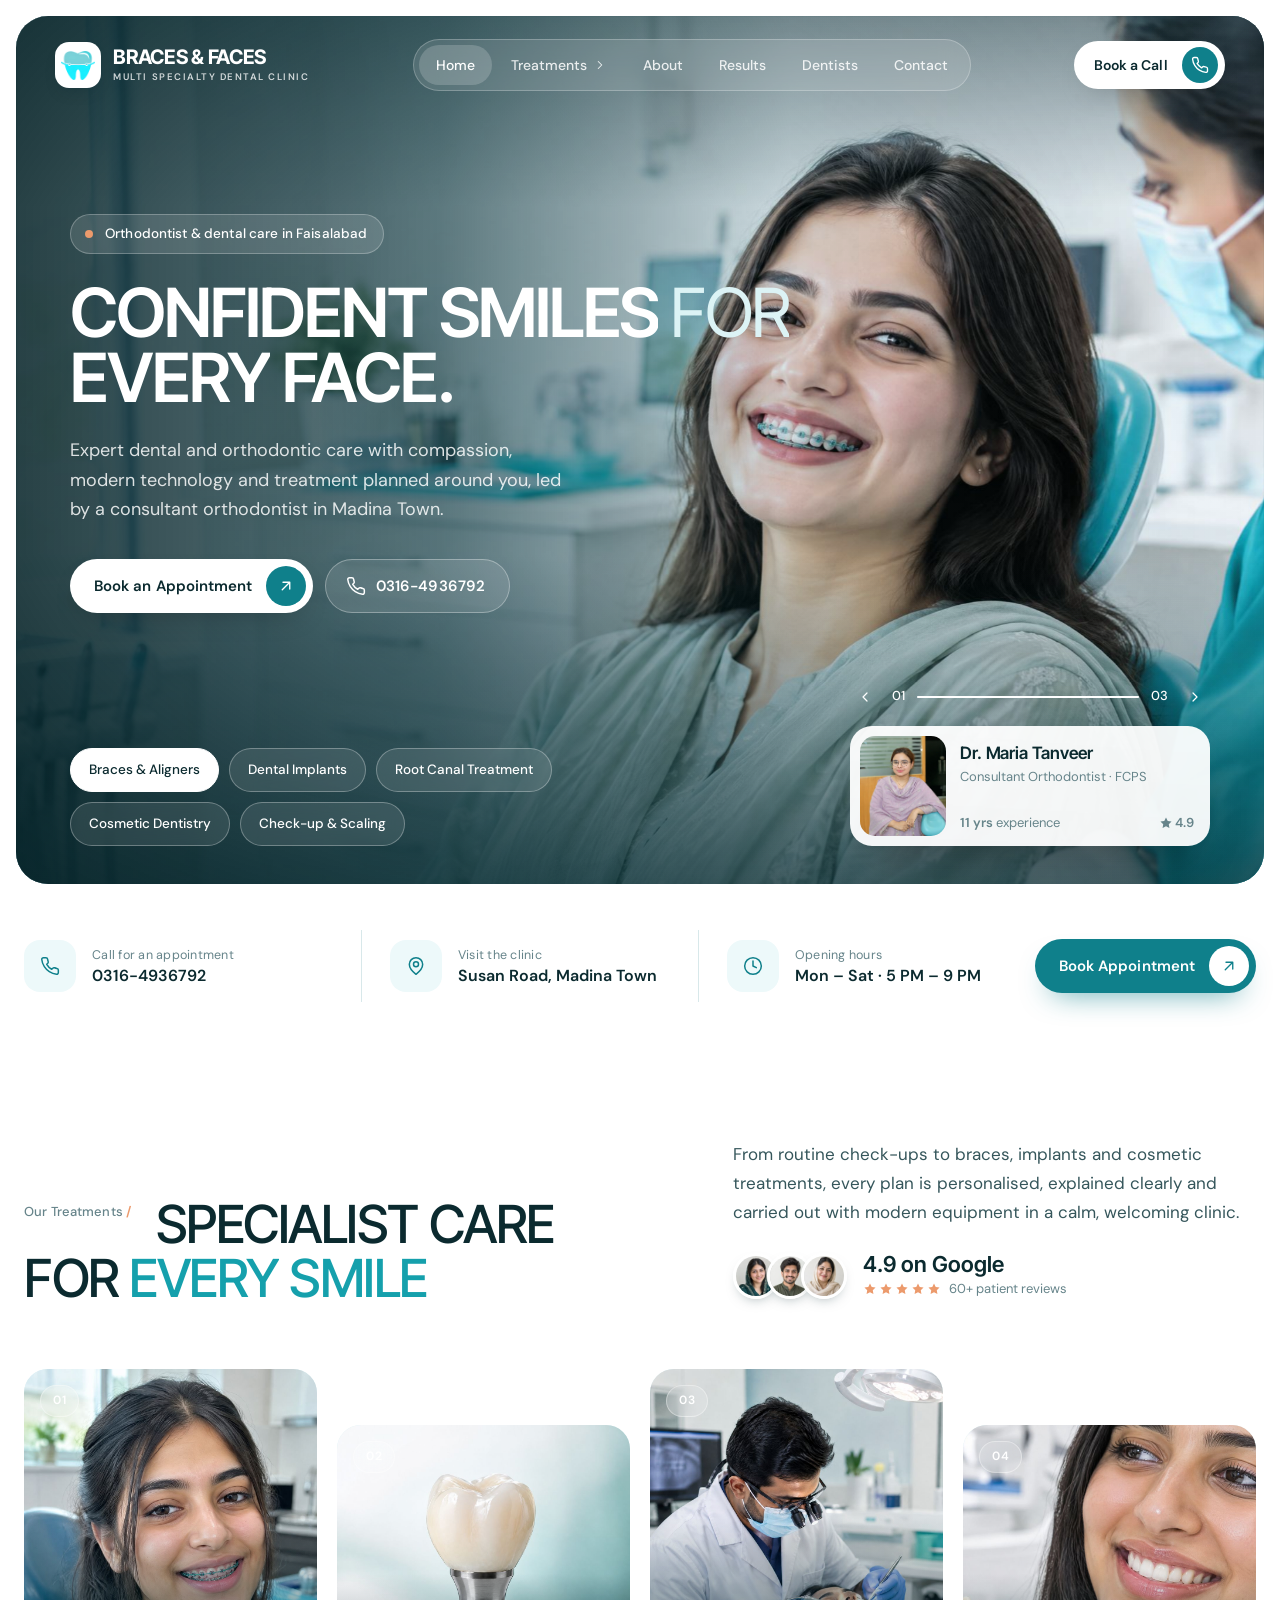
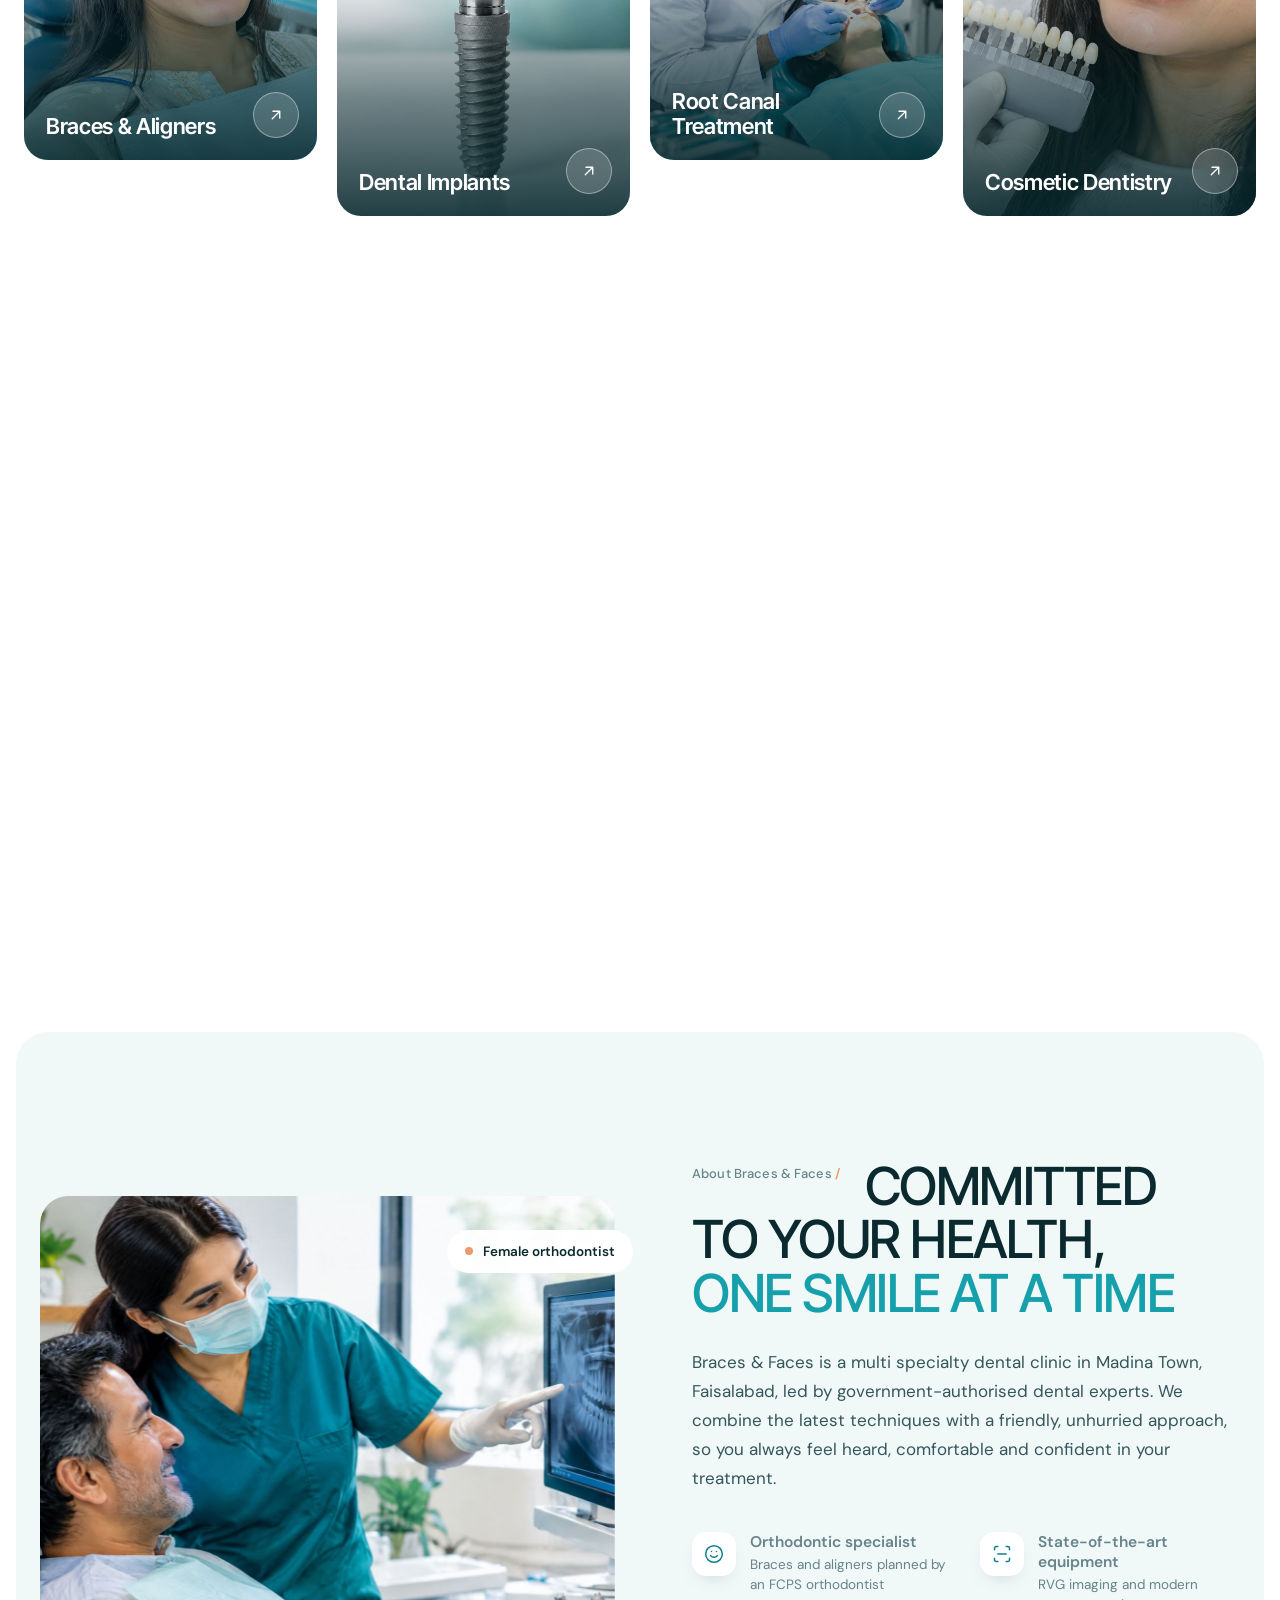
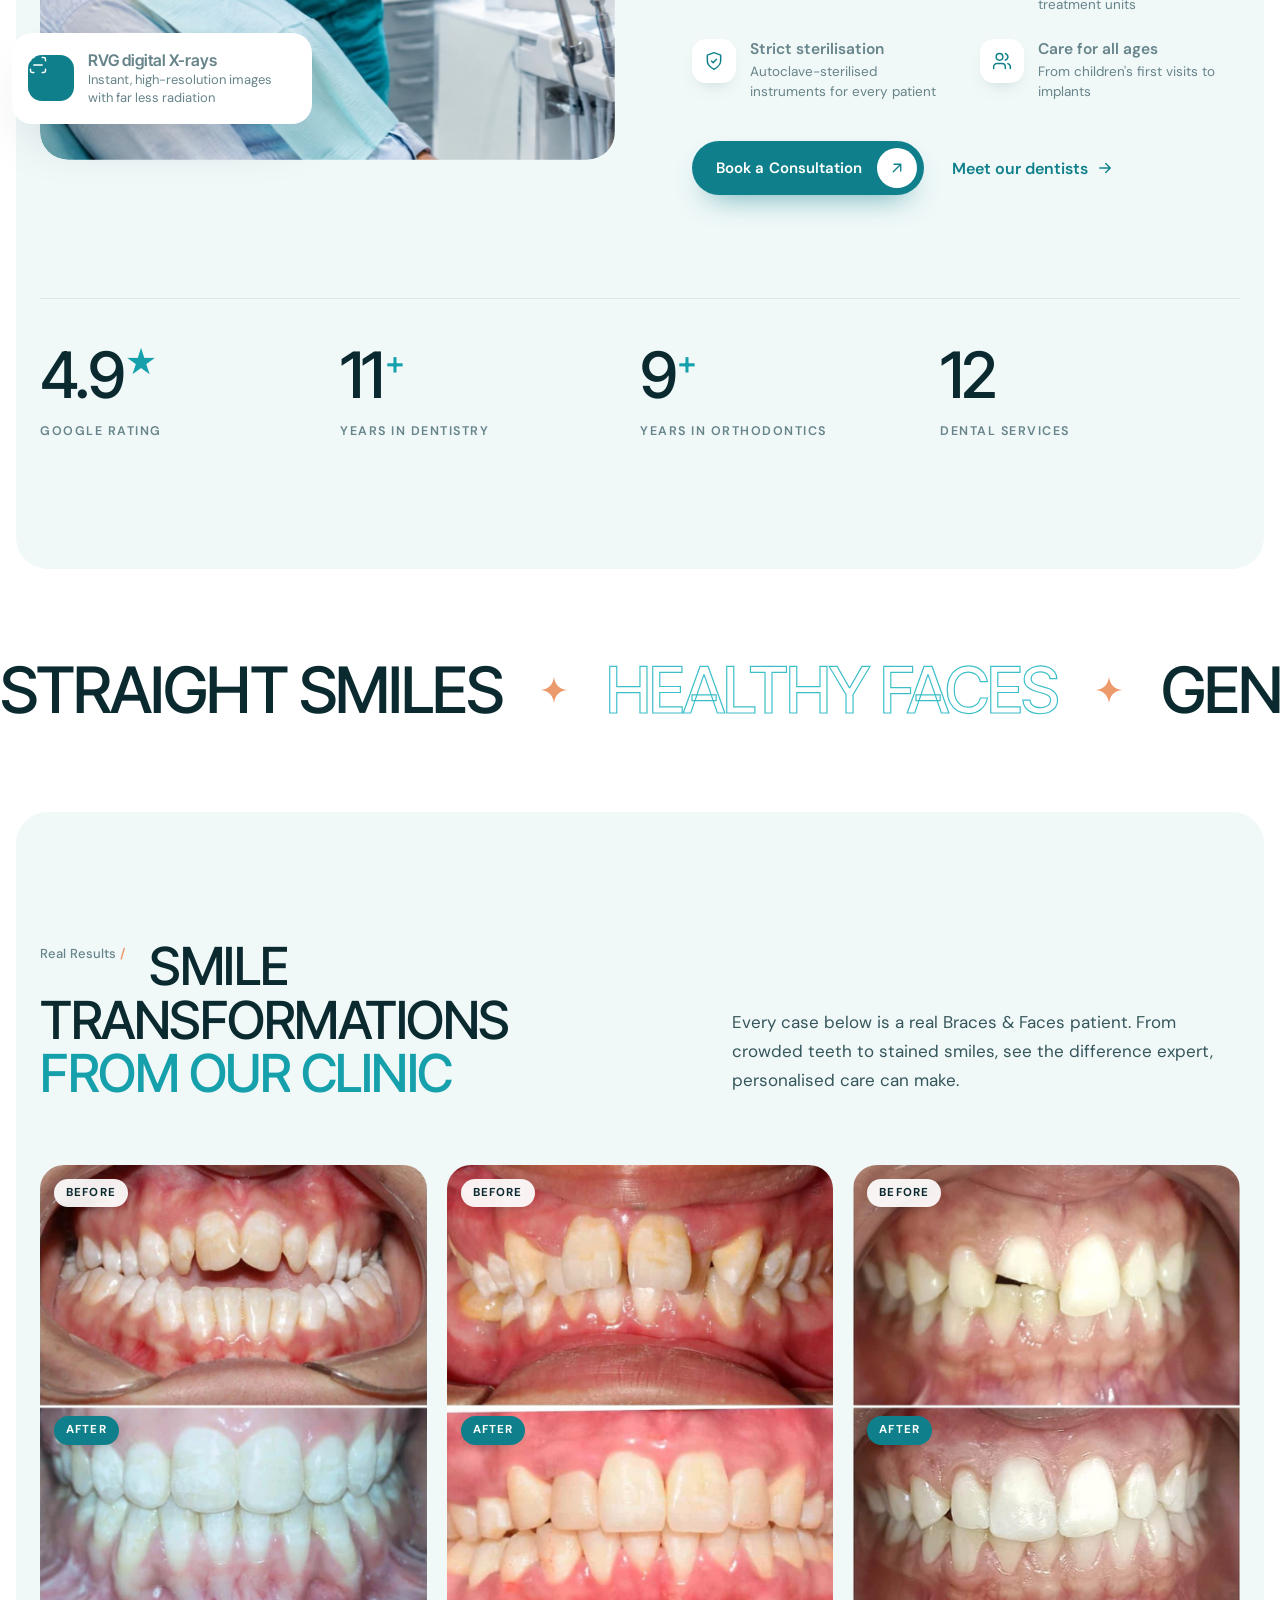
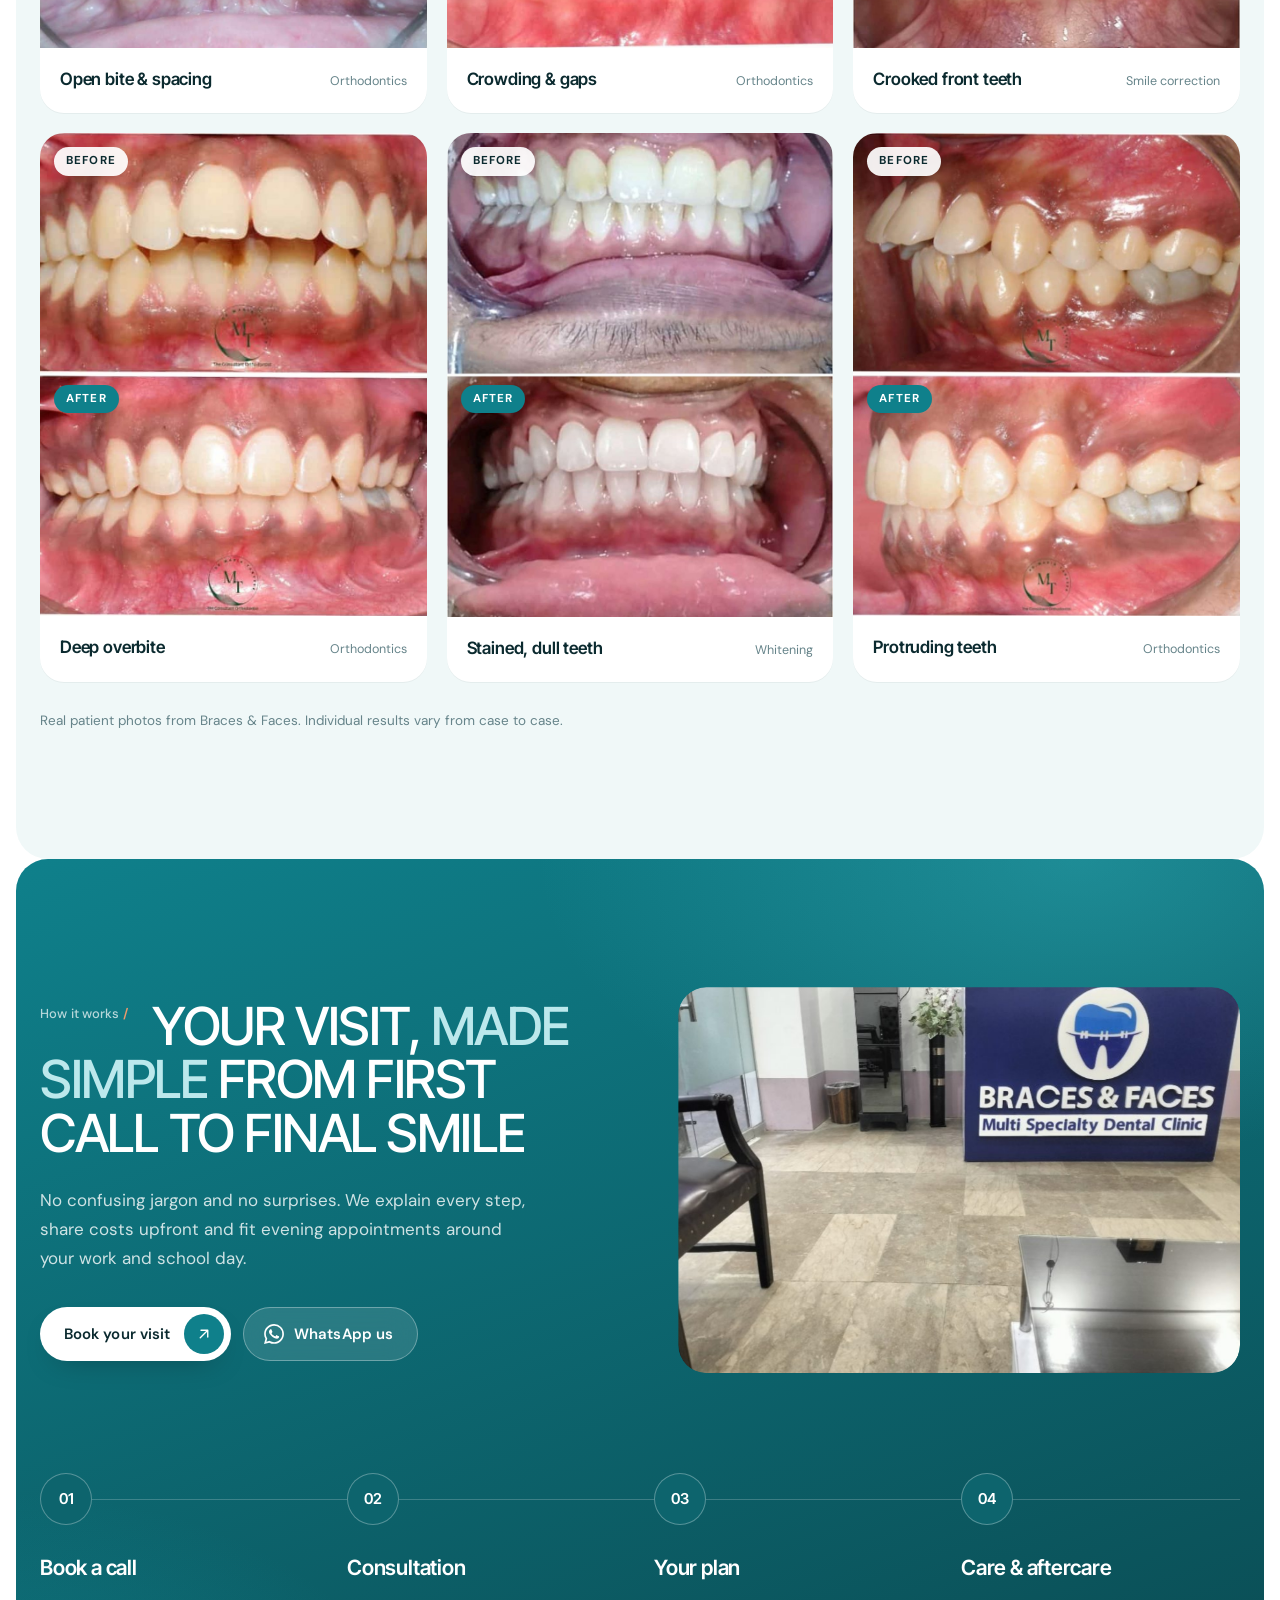
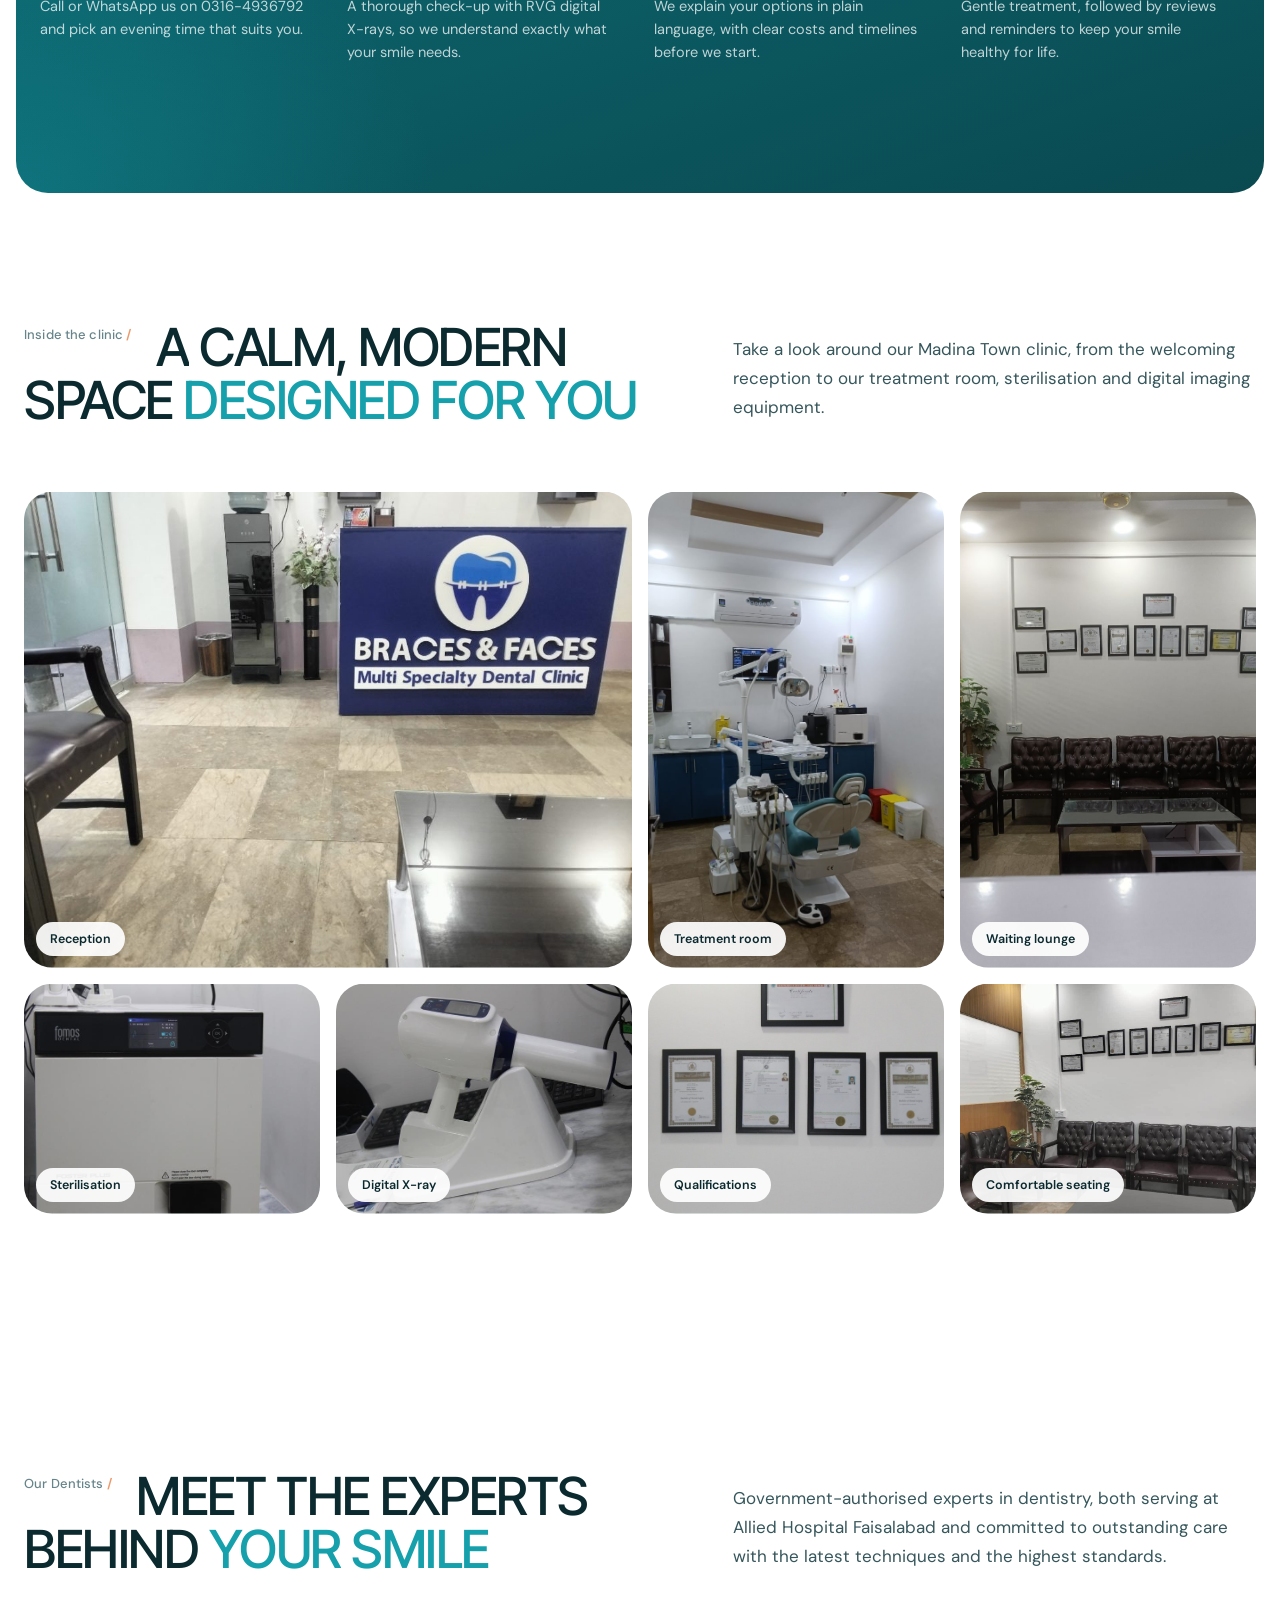
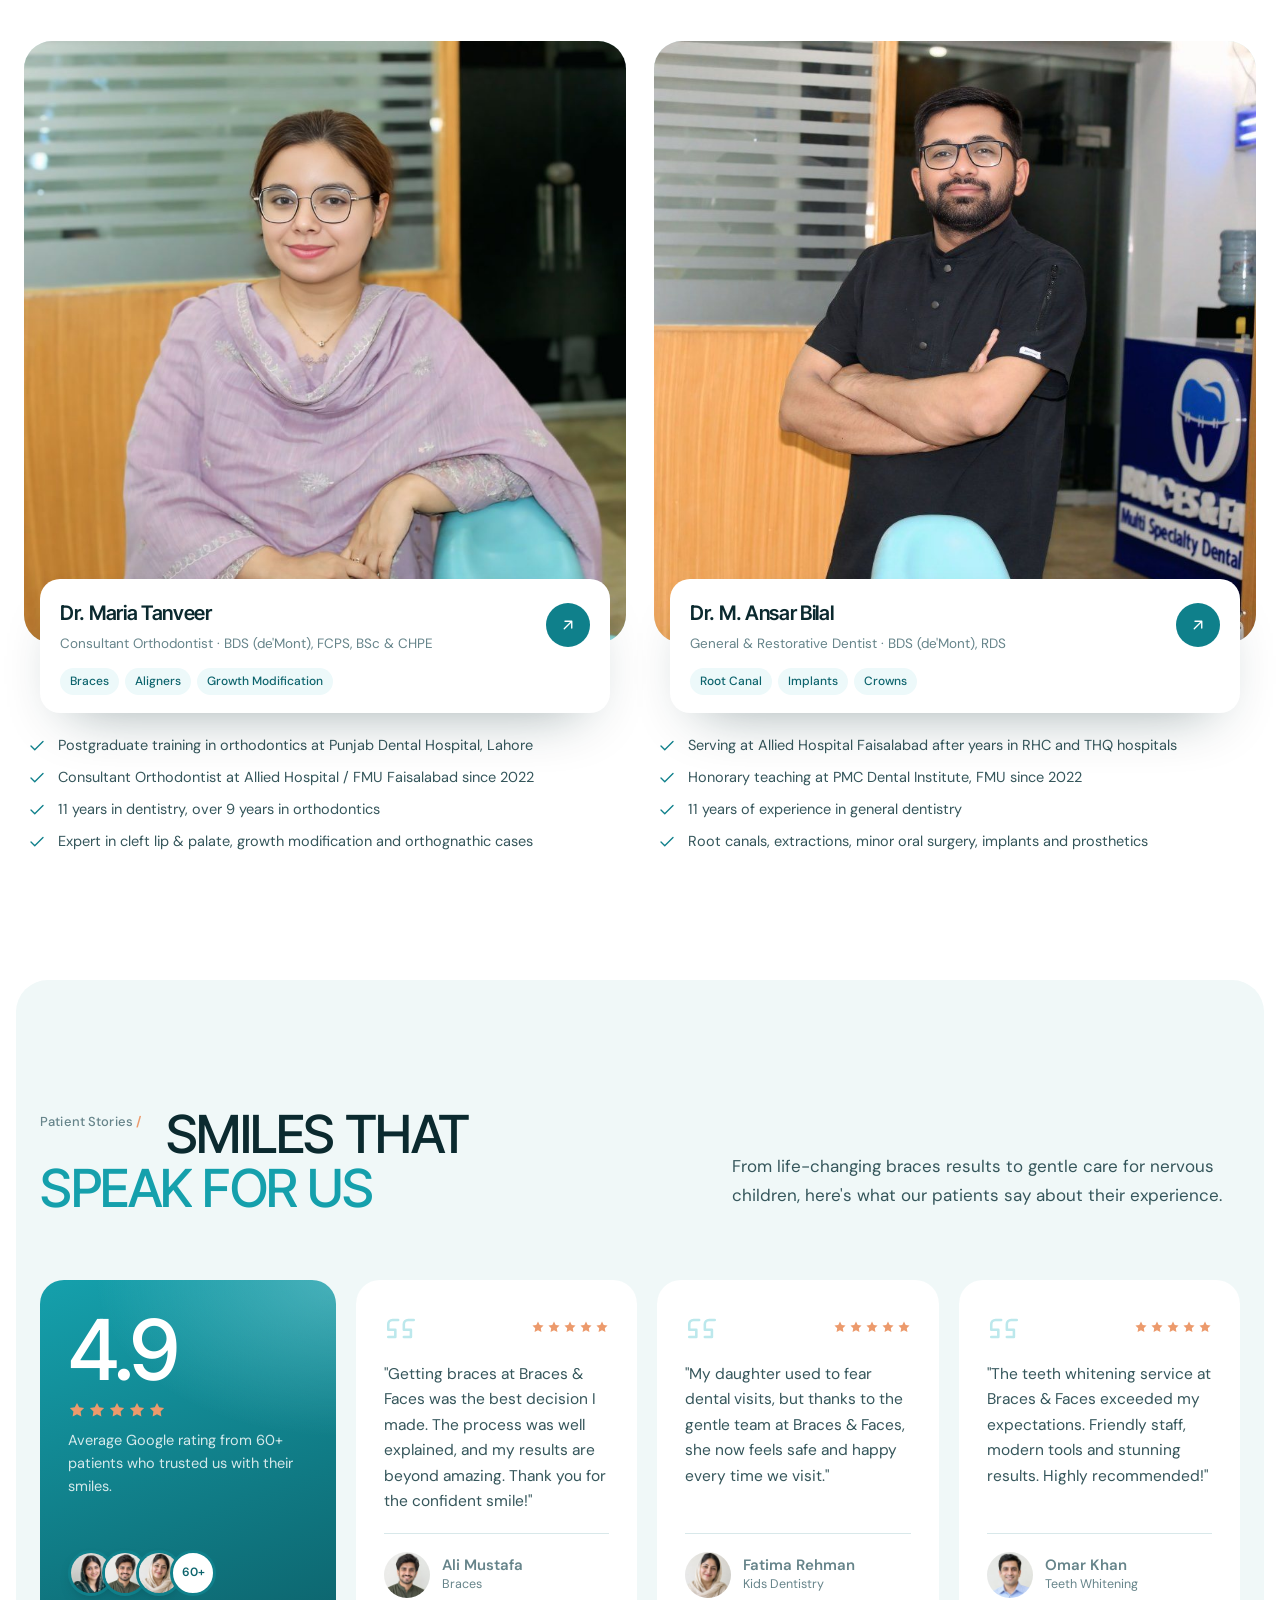
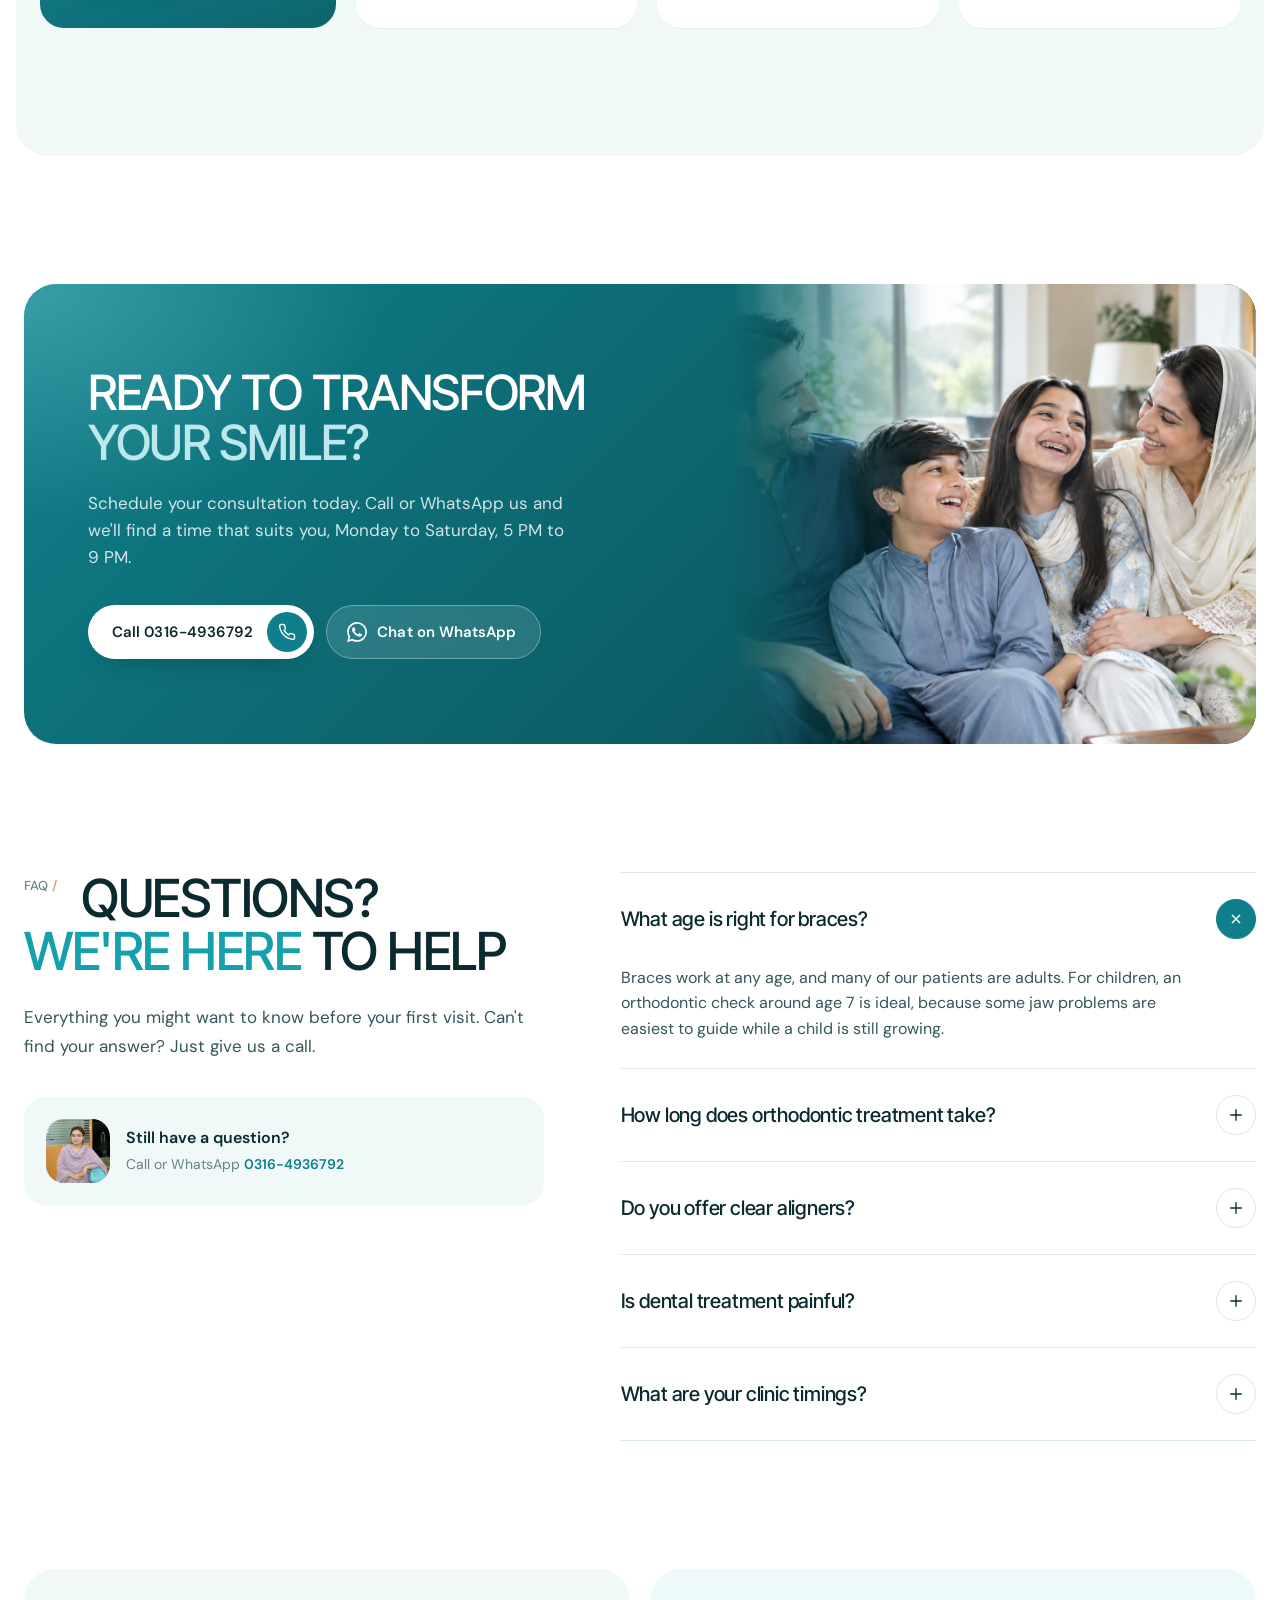
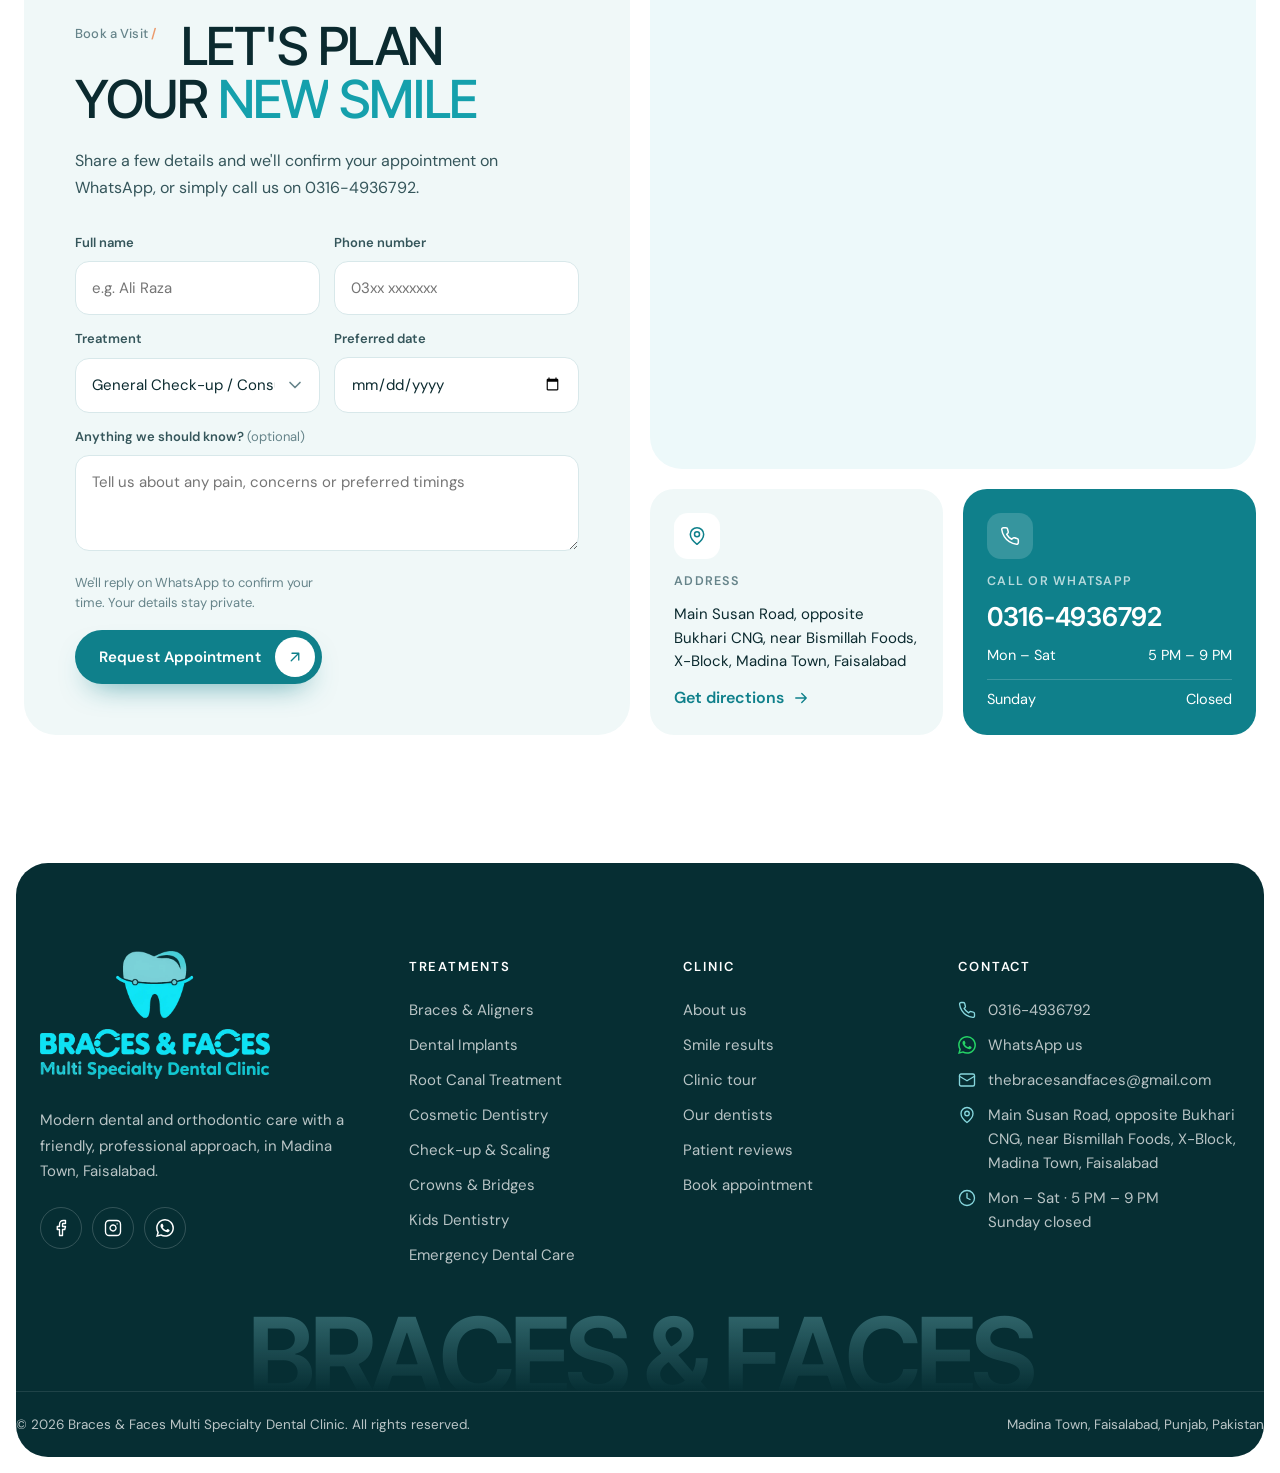
<file: index.html>
<!doctype html>
<html lang="en">
<head>
  <meta charset="utf-8">
  <meta name="viewport" content="width=device-width, initial-scale=1">
  <title>Braces &amp; Faces | Orthodontist &amp; Dental Clinic in Faisalabad</title>
  <meta name="description" content="Braces &amp; Faces Multi Specialty Dental Clinic, Madina Town, Faisalabad. Braces, aligners, implants, root canal, whitening and kids dentistry. Call 0316-4936792.">
  <meta name="theme-color" content="#0d646d">
  <link rel="canonical" href="https://dental-prototype-3c.vercel.app/">
  <link rel="icon" type="image/png" sizes="64x64" href="/assets/img/favicon-64.png">
  <link rel="apple-touch-icon" href="/assets/img/apple-touch-icon.png">
  <meta property="og:type" content="website">
  <meta property="og:site_name" content="Braces &amp; Faces Multi Specialty Dental Clinic">
  <meta property="og:title" content="Braces &amp; Faces | Orthodontist &amp; Dental Clinic in Faisalabad">
  <meta property="og:description" content="Braces &amp; Faces Multi Specialty Dental Clinic, Madina Town, Faisalabad. Braces, aligners, implants, root canal, whitening and kids dentistry. Call 0316-4936792.">
  <meta property="og:url" content="https://dental-prototype-3c.vercel.app/">
  <meta property="og:image" content="https://dental-prototype-3c.vercel.app/assets/img/hero-a.jpg">
  <meta name="twitter:card" content="summary_large_image">
  <link rel="preconnect" href="https://fonts.googleapis.com">
  <link rel="preconnect" href="https://fonts.gstatic.com" crossorigin>
  <link href="https://fonts.googleapis.com/css2?family=DM+Sans:opsz,wght@9..40,400;9..40,500;9..40,600;9..40,700&family=Inter+Tight:wght@400;500;600;700&display=swap" rel="stylesheet">
  <link rel="stylesheet" href="/assets/css/style.css?v=9360ea0b">
  <script>document.documentElement.classList.add('js');</script>
  <script type="application/ld+json">{"@context": "https://schema.org", "@type": "Dentist", "name": "Braces & Faces Multi Specialty Dental Clinic", "url": "https://dental-prototype-3c.vercel.app/", "image": "https://dental-prototype-3c.vercel.app/assets/img/clinic-reception.jpg", "logo": "https://dental-prototype-3c.vercel.app/assets/img/icon-512.png", "telephone": "+923164936792", "email": "thebracesandfaces@gmail.com", "address": {"@type": "PostalAddress", "streetAddress": "Main Susan Road, opposite Bukhari CNG, near Bismillah Foods, X-Block, Madina Town", "addressLocality": "Faisalabad", "addressRegion": "Punjab", "addressCountry": "PK"}, "geo": {"@type": "GeoCoordinates", "latitude": 31.4252381, "longitude": 73.1204597}, "openingHoursSpecification": [{"@type": "OpeningHoursSpecification", "dayOfWeek": ["Monday", "Tuesday", "Wednesday", "Thursday", "Friday", "Saturday"], "opens": "17:00", "closes": "21:00"}], "sameAs": ["https://www.facebook.com/p/Braces-And-Faces-Multi-Speciality-Dental-Clinic-61570548583635/", "https://www.instagram.com/braces.and.faces.fsd/"]}</script>
</head>
<body data-page="home">

<svg width="0" height="0" style="position:absolute" aria-hidden="true" focusable="false">
  <symbol id="i-arrow" viewBox="0 0 24 24"><path d="M7 17L17 7M8 7h9v9"/></symbol>
  <symbol id="i-arrow-r" viewBox="0 0 24 24"><path d="M5 12h14M13 6l6 6-6 6"/></symbol>
  <symbol id="i-chev-l" viewBox="0 0 24 24"><path d="M15 18l-6-6 6-6"/></symbol>
  <symbol id="i-chev-r" viewBox="0 0 24 24"><path d="M9 18l6-6-6-6"/></symbol>
  <symbol id="i-phone" viewBox="0 0 24 24"><path d="M22 16.92v3a2 2 0 0 1-2.18 2 19.79 19.79 0 0 1-8.63-3.07 19.5 19.5 0 0 1-6-6 19.79 19.79 0 0 1-3.07-8.67A2 2 0 0 1 4.11 2h3a2 2 0 0 1 2 1.72c.13.96.36 1.9.7 2.81a2 2 0 0 1-.45 2.11L8.09 9.91a16 16 0 0 0 6 6l1.27-1.27a2 2 0 0 1 2.11-.45c.91.34 1.85.57 2.81.7A2 2 0 0 1 22 16.92z"/></symbol>
  <symbol id="i-pin" viewBox="0 0 24 24"><path d="M20 10c0 6-8 12-8 12s-8-6-8-12a8 8 0 0 1 16 0Z"/><circle cx="12" cy="10" r="3"/></symbol>
  <symbol id="i-clock" viewBox="0 0 24 24"><circle cx="12" cy="12" r="10"/><path d="M12 6v6l4 2"/></symbol>
  <symbol id="i-star" viewBox="0 0 24 24"><path d="M12 2.5l2.94 5.96 6.56.95-4.75 4.63 1.12 6.54L12 17.5l-5.87 3.08 1.12-6.54L2.5 9.41l6.56-.95L12 2.5z"/></symbol>
  <symbol id="i-check" viewBox="0 0 24 24"><path d="M20 6L9 17l-5-5"/></symbol>
  <symbol id="i-shield" viewBox="0 0 24 24"><path d="M12 22s8-4 8-10V5l-8-3-8 3v7c0 6 8 10 8 10z"/><path d="M9 12l2 2 4-4"/></symbol>
  <symbol id="i-scan" viewBox="0 0 24 24"><path d="M3 7V5a2 2 0 0 1 2-2h2M17 3h2a2 2 0 0 1 2 2v2M21 17v2a2 2 0 0 1-2 2h-2M7 21H5a2 2 0 0 1-2-2v-2M7 12h10"/></symbol>
  <symbol id="i-heart" viewBox="0 0 24 24"><path d="M19 14c1.49-1.46 3-3.21 3-5.5A5.5 5.5 0 0 0 16.5 3c-1.76 0-3 .5-4.5 2-1.5-1.5-2.74-2-4.5-2A5.5 5.5 0 0 0 2 8.5c0 2.3 1.5 4.05 3 5.5l7 7Z"/></symbol>
  <symbol id="i-users" viewBox="0 0 24 24"><path d="M16 21v-2a4 4 0 0 0-4-4H6a4 4 0 0 0-4 4v2"/><circle cx="9" cy="7" r="4"/><path d="M22 21v-2a4 4 0 0 0-3-3.87M16 3.13a4 4 0 0 1 0 7.75"/></symbol>
  <symbol id="i-calendar" viewBox="0 0 24 24"><rect x="3" y="4" width="18" height="18" rx="2"/><path d="M16 2v4M8 2v4M3 10h18"/></symbol>
  <symbol id="i-plus" viewBox="0 0 24 24"><path d="M12 5v14M5 12h14"/></symbol>
  <symbol id="i-menu" viewBox="0 0 24 24"><path d="M4 8h16M4 16h11"/></symbol>
  <symbol id="i-close" viewBox="0 0 24 24"><path d="M6 6l12 12M18 6L6 18"/></symbol>
  <symbol id="i-spark" viewBox="0 0 24 24"><path d="M12 2c.75 6.1 3.9 9.25 10 10-6.1.75-9.25 3.9-10 10-.75-6.1-3.9-9.25-10-10 6.1-.75 9.25-3.9 10-10z"/></symbol>
  <symbol id="i-quote" viewBox="0 0 24 24"><path d="M10 7H6a3 3 0 0 0-3 3v4h5v5H3M21 7h-4a3 3 0 0 0-3 3v4h5v5h-5" fill="none"/></symbol>
  <symbol id="i-tooth" viewBox="0 0 24 24"><path d="M8.5 3C6 3 4.5 4.8 4.5 7.6c0 2.4 1 4 1.5 6.4.5 2.6 1 4.9 2.4 4.9 1.5 0 1.7-2.4 2.2-4.2.3-1.2.8-1.7 1.4-1.7s1.1.5 1.4 1.7c.5 1.8.7 4.2 2.2 4.2 1.4 0 1.9-2.3 2.4-4.9.5-2.4 1.5-4 1.5-6.4C19.5 4.8 18 3 15.5 3c-1.7 0-2.5.8-3.5.8S10.2 3 8.5 3Z"/></symbol>
  <symbol id="i-smile" viewBox="0 0 24 24"><circle cx="12" cy="12" r="10"/><path d="M8 14s1.5 2 4 2 4-2 4-2M9 9h.01M15 9h.01"/></symbol>
  <symbol id="i-alert" viewBox="0 0 24 24"><path d="M10.29 3.86L1.82 18a2 2 0 0 0 1.71 3h16.94a2 2 0 0 0 1.71-3L13.71 3.86a2 2 0 0 0-3.42 0z"/><path d="M12 9v4M12 17h.01"/></symbol>
  <symbol id="i-mail" viewBox="0 0 24 24"><rect x="2" y="4" width="20" height="16" rx="2"/><path d="M22 7l-10 6L2 7"/></symbol>
  <symbol id="i-fb" viewBox="0 0 24 24"><path d="M18 2h-3a5 5 0 0 0-5 5v3H7v4h3v8h4v-8h3l1-4h-4V7a1 1 0 0 1 1-1h3z"/></symbol>
  <symbol id="i-ig" viewBox="0 0 24 24"><rect x="2" y="2" width="20" height="20" rx="5"/><path d="M16 11.37A4 4 0 1 1 12.63 8 4 4 0 0 1 16 11.37zM17.5 6.5h.01"/></symbol>
  <symbol id="i-wa" viewBox="0 0 24 24"><path d="M17.47 14.38c-.3-.15-1.76-.87-2.03-.97-.27-.1-.47-.15-.67.15-.2.3-.77.97-.94 1.16-.17.2-.35.22-.64.07-.3-.15-1.26-.46-2.39-1.47-.88-.79-1.48-1.76-1.65-2.06-.17-.3-.02-.46.13-.6.13-.14.3-.35.45-.52.15-.17.2-.3.3-.5.1-.2.05-.37-.03-.52-.07-.15-.67-1.61-.92-2.2-.24-.58-.49-.5-.67-.51h-.57c-.2 0-.52.07-.79.37-.27.3-1.04 1.02-1.04 2.48 0 1.46 1.07 2.88 1.21 3.07.15.2 2.1 3.2 5.08 4.49.71.31 1.26.49 1.7.63.71.22 1.36.19 1.87.12.57-.09 1.76-.72 2-1.41.25-.7.25-1.29.17-1.41-.07-.12-.27-.2-.57-.35zM12.05 21.8h-.01a9.87 9.87 0 0 1-5.03-1.38l-.36-.21-3.74.98 1-3.65-.24-.37a9.86 9.86 0 0 1-1.51-5.26c0-5.45 4.44-9.88 9.89-9.88 2.64 0 5.12 1.03 6.99 2.9a9.83 9.83 0 0 1 2.89 6.99c0 5.45-4.43 9.88-9.88 9.88zm8.41-18.3A11.82 11.82 0 0 0 12.05 0C5.5 0 .16 5.34.16 11.89c0 2.1.55 4.14 1.59 5.95L.06 24l6.3-1.65a11.88 11.88 0 0 0 5.68 1.45h.01c6.55 0 11.89-5.34 11.89-11.89 0-3.18-1.24-6.16-3.48-8.41z"/></symbol>
</svg>

<!-- ============ NAV ============ -->
<div class="nav" id="nav">
  <div class="nav-inner">
    <a href="/" class="brand" aria-label="Braces &amp; Faces Multi Specialty Dental Clinic, home">
      <img class="brand-mark" src="/assets/img/logo-mark.png" alt="" width="46" height="46">
      <span class="brand-text"><span class="brand-name">Braces &amp; Faces</span><span class="brand-sub">Multi Specialty Dental Clinic</span></span>
    </a>
    <nav class="nav-links" aria-label="Primary">
      <a href="/#home" class="active">Home</a>
      <div class="nav-dd">
        <a href="/#treatments">Treatments <svg class="ico"><use href="#i-chev-r"/></svg></a>
        <div class="dd-panel">
          <a href="/treatments/orthodontics/"><img src="/assets/img/t-ortho.jpg" alt="" loading="lazy"><span><strong>Braces &amp; Aligners</strong><small>Braces, aligners, bite correction</small></span></a>
          <a href="/treatments/dental-implants/"><img src="/assets/img/t-implants.jpg" alt="" loading="lazy"><span><strong>Dental Implants</strong><small>Permanent tooth replacement</small></span></a>
          <a href="/treatments/root-canal-treatment/"><img src="/assets/img/t-rootcanal.jpg" alt="" loading="lazy"><span><strong>Root Canal Treatment</strong><small>Relieve pain, save the tooth</small></span></a>
          <a href="/treatments/cosmetic-dentistry/"><img src="/assets/img/t-cosmetic.jpg" alt="" loading="lazy"><span><strong>Cosmetic Dentistry</strong><small>Whitening, veneers, bonding</small></span></a>
          <a href="/treatments/checkup-and-cleaning/"><img src="/assets/img/t-checkup.jpg" alt="" loading="lazy"><span><strong>Check-up &amp; Scaling</strong><small>Exams, scaling &amp; polishing</small></span></a>
          <a href="/treatments/crowns-and-bridges/"><img src="/assets/img/t-crowns.jpg" alt="" loading="lazy"><span><strong>Crowns &amp; Bridges</strong><small>Restore strength and shape</small></span></a>
          <a href="/treatments/kids-dentistry/"><img src="/assets/img/t-kids.jpg" alt="" loading="lazy"><span><strong>Kids Dentistry</strong><small>Gentle care for growing smiles</small></span></a>
          <a href="/treatments/emergency-dental-care/"><img src="/assets/img/t-emergency.jpg" alt="" loading="lazy"><span><strong>Emergency Dental Care</strong><small>Toothache, broken teeth, swelling</small></span></a>
          <a class="dd-all" href="/#treatments">View all treatments</a>
        </div>
      </div>
      <a href="/#about">About</a>
      <a href="/#gallery">Results</a>
      <a href="/#dentists">Dentists</a>
      <a href="/#contact">Contact</a>
    </nav>
    <a class="btn btn-light nav-cta no-rot" href="tel:+923164936792">Book a Call <span class="ic"><svg class="ico"><use href="#i-phone"/></svg></span></a>
    <button class="burger" id="burger" aria-label="Open menu"><svg class="ico"><use href="#i-menu"/></svg></button>
  </div>
</div>

<!-- Mobile menu -->
<div class="mmenu" id="mmenu" aria-hidden="true">
  <div class="mmenu-top">
    <a href="/" class="brand" aria-label="Braces &amp; Faces Multi Specialty Dental Clinic, home" data-close>
      <img class="brand-mark" src="/assets/img/logo-mark.png" alt="" width="46" height="46">
      <span class="brand-text"><span class="brand-name">Braces &amp; Faces</span><span class="brand-sub">Multi Specialty Dental Clinic</span></span>
    </a>
    <button class="mmenu-close" data-close aria-label="Close menu"><svg class="ico"><use href="#i-close"/></svg></button>
  </div>
  <nav>
    <a href="/#home" data-close>Home</a>
    <a href="/#treatments" data-close>Treatments</a>
    <div class="m-sub">
      <a href="/treatments/orthodontics/" data-close>Braces &amp; Aligners</a>
      <a href="/treatments/dental-implants/" data-close>Dental Implants</a>
      <a href="/treatments/root-canal-treatment/" data-close>Root Canal Treatment</a>
      <a href="/treatments/cosmetic-dentistry/" data-close>Cosmetic Dentistry</a>
      <a href="/treatments/checkup-and-cleaning/" data-close>Check-up &amp; Scaling</a>
      <a href="/treatments/crowns-and-bridges/" data-close>Crowns &amp; Bridges</a>
      <a href="/treatments/kids-dentistry/" data-close>Kids Dentistry</a>
      <a href="/treatments/emergency-dental-care/" data-close>Emergency Dental Care</a>
    </div>
    <a href="/#about" data-close>About</a>
    <a href="/#gallery" data-close>Results</a>
    <a href="/#dentists" data-close>Dentists</a>
    <a href="/#contact" data-close>Contact</a>
  </nav>
  <div class="mmenu-foot">
    <span>Susan Road, Madina Town, Faisalabad · Mon – Sat · 5 PM – 9 PM</span>
    <a class="btn btn-light no-rot" href="tel:+923164936792">Call 0316-4936792 <span class="ic"><svg class="ico"><use href="#i-phone"/></svg></span></a>
  </div>
</div>

<!-- ============ HERO ============ -->
<header class="hero" id="home">
  <div class="hero-slides" id="heroSlides">
    <div class="slide is-active"><img src="/assets/img/hero-a.jpg" alt="Smiling young woman with braces at Braces &amp; Faces dental clinic" fetchpriority="high"></div>
    <div class="slide"><img src="/assets/img/hero-b.jpg" alt="Orthodontist adjusting braces on a teenage patient" loading="lazy"></div>
    <div class="slide"><img src="/assets/img/hero-c.jpg" alt="Young woman holding a clear aligner next to her straight smile" loading="lazy"></div>
  </div>
  <div class="hero-shade"></div>

  <div class="hero-content" id="heroContent">
    <span class="pill-badge" data-reveal="blur" style="--d:150ms"><i class="dot"></i> Orthodontist &amp; dental care in Faisalabad</span>
    <h1 data-split style="--d:250ms">Confident smiles <span class="soft">for</span> every face.</h1>
    <p class="hero-text" data-reveal="blur" style="--d:700ms">Expert dental and orthodontic care with compassion, modern technology and treatment planned around you, led by a consultant orthodontist in Madina Town.</p>
    <div class="hero-actions" data-reveal style="--d:850ms">
      <a class="btn btn-light" href="#contact">Book an Appointment <span class="ic"><svg class="ico"><use href="#i-arrow"/></svg></span></a>
      <a class="btn btn-glass" href="tel:+923164936792"><svg class="ico"><use href="#i-phone"/></svg> 0316-4936792</a>
    </div>
  </div>

  <div class="hero-bottom">
    <div class="chips" data-reveal style="--d:1000ms">
      <a class="chip is-on" href="/treatments/orthodontics/">Braces &amp; Aligners</a>
      <a class="chip" href="/treatments/dental-implants/">Dental Implants</a>
      <a class="chip" href="/treatments/root-canal-treatment/">Root Canal Treatment</a>
      <a class="chip" href="/treatments/cosmetic-dentistry/">Cosmetic Dentistry</a>
      <a class="chip" href="/treatments/checkup-and-cleaning/">Check-up &amp; Scaling</a>
    </div>
    <div class="hero-side" data-reveal="right" style="--d:1100ms">
      <div class="slider-ui" aria-label="Hero slideshow controls">
        <button id="prevSlide" aria-label="Previous slide"><svg class="ico"><use href="#i-chev-l"/></svg></button>
        <span id="slideNum">01</span>
        <span class="track"><i id="slideBar"></i></span>
        <span>03</span>
        <button id="nextSlide" aria-label="Next slide"><svg class="ico"><use href="#i-chev-r"/></svg></button>
      </div>
      <a class="doc-card" href="#dentists">
        <img src="/assets/img/doc-maria.jpg" alt="Dr. Maria Tanveer">
        <div class="info">
          <strong>Dr. Maria Tanveer</strong>
          <span>Consultant Orthodontist · FCPS</span>
          <div class="meta"><span><b>11 yrs</b> experience</span><span class="stars"><svg class="ico fill"><use href="#i-star"/></svg> <b>4.9</b></span></div>
        </div>
      </a>
    </div>
  </div>
</header>

<!-- ============ QUICK INFO ============ -->
<section class="quick" aria-label="Clinic contact details">
  <div class="container quick-grid">
    <a class="q-item" href="tel:+923164936792" data-reveal>
      <span class="q-ic"><svg class="ico"><use href="#i-phone"/></svg></span>
      <span><small>Call for an appointment</small><strong>0316-4936792</strong></span>
    </a>
    <a class="q-item" href="https://maps.app.goo.gl/7f4cEsK4gpgcAALK6" target="_blank" rel="noopener" data-reveal style="--d:100ms">
      <span class="q-ic"><svg class="ico"><use href="#i-pin"/></svg></span>
      <span><small>Visit the clinic</small><strong>Susan Road, Madina Town</strong></span>
    </a>
    <div class="q-item" data-reveal style="--d:200ms">
      <span class="q-ic"><svg class="ico"><use href="#i-clock"/></svg></span>
      <span><small>Opening hours</small><strong>Mon – Sat · 5 PM – 9 PM</strong></span>
    </div>
    <a class="btn btn-primary" href="/#contact" data-reveal style="--d:300ms">Book Appointment <span class="ic"><svg class="ico"><use href="#i-arrow"/></svg></span></a>
  </div>
</section>

<!-- ============ TREATMENTS ============ -->
<section class="section" id="treatments">
  <div class="container">
    <div class="sec-head">
      <h2 class="h2" data-split><span class="eyebrow">Our Treatments <b>/</b></span> Specialist care for <em>every smile</em></h2>
      <div class="sec-head-side">
        <p class="lead" data-reveal="blur">From routine check-ups to braces, implants and cosmetic treatments, every plan is personalised, explained clearly and carried out with modern equipment in a calm, welcoming clinic.</p>
        <div class="proof" data-reveal style="--d:150ms">
          <div class="avatars">
            <img src="/assets/img/av-1.jpg" alt="">
            <img src="/assets/img/av-2.jpg" alt="">
            <img src="/assets/img/av-3.jpg" alt="">
          </div>
          <div>
            <strong>4.9 on Google</strong>
            <small><span class="stars"><svg class="ico fill"><use href="#i-star"/></svg><svg class="ico fill"><use href="#i-star"/></svg><svg class="ico fill"><use href="#i-star"/></svg><svg class="ico fill"><use href="#i-star"/></svg><svg class="ico fill"><use href="#i-star"/></svg></span> 60+ patient reviews</small>
          </div>
        </div>
      </div>
    </div>

    <div class="t-grid">
      <article class="t-card" data-reveal="card">
        <figure class="t-media"><img src="/assets/img/t-ortho.jpg" alt="Smiling teenage girl with metal braces at the clinic" loading="lazy"></figure>
        <a class="t-cover" href="/treatments/orthodontics/" aria-label="Braces &amp; Aligners" tabindex="-1"></a>
        <span class="t-num">01</span>
        <div class="t-body"><h3>Braces &amp; Aligners</h3><p>Fixed braces and clear aligners planned by a consultant orthodontist, for teens and adults.</p></div>
        <a class="t-go" href="/treatments/orthodontics/" aria-label="Learn about Braces &amp; Aligners"><svg class="ico"><use href="#i-arrow"/></svg></a>
      </article>
      <article class="t-card" data-reveal="card" style="--d:90ms">
        <figure class="t-media"><img src="/assets/img/t-implants.jpg" alt="Titanium dental implant with a ceramic crown" loading="lazy"></figure>
        <a class="t-cover" href="/treatments/dental-implants/" aria-label="Dental Implants" tabindex="-1"></a>
        <span class="t-num">02</span>
        <div class="t-body"><h3>Dental Implants</h3><p>Permanent, natural-looking replacements for missing teeth that restore your bite and confidence.</p></div>
        <a class="t-go" href="/treatments/dental-implants/" aria-label="Learn about Dental Implants"><svg class="ico"><use href="#i-arrow"/></svg></a>
      </article>
      <article class="t-card" data-reveal="card" style="--d:180ms">
        <figure class="t-media"><img src="/assets/img/t-rootcanal.jpg" alt="Dentist wearing loupes performing root canal treatment" loading="lazy"></figure>
        <a class="t-cover" href="/treatments/root-canal-treatment/" aria-label="Root Canal Treatment" tabindex="-1"></a>
        <span class="t-num">03</span>
        <div class="t-body"><h3>Root Canal Treatment</h3><p>Comfortable, precise root canal therapy that clears infection and saves your natural tooth.</p></div>
        <a class="t-go" href="/treatments/root-canal-treatment/" aria-label="Learn about Root Canal Treatment"><svg class="ico"><use href="#i-arrow"/></svg></a>
      </article>
      <article class="t-card" data-reveal="card" style="--d:270ms">
        <figure class="t-media"><img src="/assets/img/t-cosmetic.jpg" alt="Dentist matching a tooth shade guide to a patient's smile" loading="lazy"></figure>
        <a class="t-cover" href="/treatments/cosmetic-dentistry/" aria-label="Cosmetic Dentistry" tabindex="-1"></a>
        <span class="t-num">04</span>
        <div class="t-body"><h3>Cosmetic Dentistry</h3><p>Whitening, veneers, bonding and reshaping for a brighter, more balanced smile.</p></div>
        <a class="t-go" href="/treatments/cosmetic-dentistry/" aria-label="Learn about Cosmetic Dentistry"><svg class="ico"><use href="#i-arrow"/></svg></a>
      </article>
      <article class="t-card" data-reveal="card">
        <figure class="t-media"><img src="/assets/img/t-checkup.jpg" alt="Hygienist cleaning a patient's teeth with an ultrasonic scaler" loading="lazy"></figure>
        <a class="t-cover" href="/treatments/checkup-and-cleaning/" aria-label="Check-up &amp; Scaling" tabindex="-1"></a>
        <span class="t-num">05</span>
        <div class="t-body"><h3>Check-up &amp; Scaling</h3><p>Routine examinations plus professional scaling and polishing for healthy gums and fresh breath.</p></div>
        <a class="t-go" href="/treatments/checkup-and-cleaning/" aria-label="Learn about Check-up &amp; Scaling"><svg class="ico"><use href="#i-arrow"/></svg></a>
      </article>
      <article class="t-card" data-reveal="card" style="--d:90ms">
        <figure class="t-media"><img src="/assets/img/t-crowns.jpg" alt="Porcelain dental crowns and a dental bridge" loading="lazy"></figure>
        <a class="t-cover" href="/treatments/crowns-and-bridges/" aria-label="Crowns &amp; Bridges" tabindex="-1"></a>
        <span class="t-num">06</span>
        <div class="t-body"><h3>Crowns &amp; Bridges</h3><p>Strong, tooth-coloured crowns and bridges custom-made to restore your bite and smile.</p></div>
        <a class="t-go" href="/treatments/crowns-and-bridges/" aria-label="Learn about Crowns &amp; Bridges"><svg class="ico"><use href="#i-arrow"/></svg></a>
      </article>
      <article class="t-card" data-reveal="card" style="--d:180ms">
        <figure class="t-media"><img src="/assets/img/t-kids.jpg" alt="Happy young girl giving a thumbs up in the dental chair" loading="lazy"></figure>
        <a class="t-cover" href="/treatments/kids-dentistry/" aria-label="Kids Dentistry" tabindex="-1"></a>
        <span class="t-num">07</span>
        <div class="t-body"><h3>Kids Dentistry</h3><p>Gentle, friendly care that keeps children's visits calm, fun and fear-free.</p></div>
        <a class="t-go" href="/treatments/kids-dentistry/" aria-label="Learn about Kids Dentistry"><svg class="ico"><use href="#i-arrow"/></svg></a>
      </article>
      <article class="t-card" data-reveal="card" style="--d:270ms">
        <figure class="t-media"><img src="/assets/img/t-emergency.jpg" alt="Man with toothache being reassured by his dentist" loading="lazy"></figure>
        <a class="t-cover" href="/treatments/emergency-dental-care/" aria-label="Emergency Dental Care" tabindex="-1"></a>
        <span class="t-num">08</span>
        <div class="t-body"><h3>Emergency Dental Care</h3><p>Prompt relief for severe toothache, broken teeth, swelling and dental injuries.</p></div>
        <a class="t-go" href="/treatments/emergency-dental-care/" aria-label="Learn about Emergency Dental Care"><svg class="ico"><use href="#i-arrow"/></svg></a>
      </article>
    </div>

    <div class="t-foot" data-reveal>
      <div>
        <p>Not sure which treatment you need? Book a consultation. We'll examine your teeth, explain your options and give you a clear plan before anything begins.</p>
        <div class="t-more"><span>Oral surgery</span><span>Wisdom teeth</span><span>Fillings &amp; restorations</span><span>RVG digital X-rays</span></div>
      </div>
      <a class="btn btn-primary" href="#contact" data-treat="General Check-up / Consultation">Book a Consultation <span class="ic"><svg class="ico"><use href="#i-arrow"/></svg></span></a>
    </div>
  </div>
</section>

<!-- ============ ABOUT ============ -->
<section class="section about" id="about">
  <div class="container">
    <div class="about-grid">
      <div class="about-visual">
        <figure class="media about-img" data-reveal="img">
          <div class="px" data-parallax="0.09"><img src="/assets/img/about.jpg" alt="Dentist explaining a digital dental X-ray to a patient" loading="lazy"></div>
        </figure>
        <div class="float-card" data-reveal="left" style="--d:500ms">
          <span class="q-ic"><svg class="ico"><use href="#i-scan"/></svg></span>
          <span><strong>RVG digital X-rays</strong><span>Instant, high-resolution images with far less radiation</span></span>
        </div>
        <div class="float-chip" data-reveal="right" style="--d:650ms"><i class="dot"></i> Female orthodontist</div>
      </div>

      <div class="about-copy">
        <h2 class="h2" data-split><span class="eyebrow">About Braces &amp; Faces <b>/</b></span> Committed to your health, <em>one smile at a time</em></h2>
        <p class="lead" data-reveal="blur">Braces &amp; Faces is a multi specialty dental clinic in Madina Town, Faisalabad, led by government-authorised dental experts. We combine the latest techniques with a friendly, unhurried approach, so you always feel heard, comfortable and confident in your treatment.</p>
        <ul class="features">
          <li data-reveal style="--d:0ms"><span class="f-ic"><svg class="ico"><use href="#i-smile"/></svg></span><span><strong>Orthodontic specialist</strong><span>Braces and aligners planned by an FCPS orthodontist</span></span></li>
          <li data-reveal style="--d:100ms"><span class="f-ic"><svg class="ico"><use href="#i-scan"/></svg></span><span><strong>State-of-the-art equipment</strong><span>RVG imaging and modern treatment units</span></span></li>
          <li data-reveal style="--d:200ms"><span class="f-ic"><svg class="ico"><use href="#i-shield"/></svg></span><span><strong>Strict sterilisation</strong><span>Autoclave-sterilised instruments for every patient</span></span></li>
          <li data-reveal style="--d:300ms"><span class="f-ic"><svg class="ico"><use href="#i-users"/></svg></span><span><strong>Care for all ages</strong><span>From children's first visits to implants</span></span></li>
        </ul>
        <div class="about-actions" data-reveal>
          <a class="btn btn-primary" href="#contact">Book a Consultation <span class="ic"><svg class="ico"><use href="#i-arrow"/></svg></span></a>
          <a class="link-arrow" href="#dentists">Meet our dentists <svg class="ico"><use href="#i-arrow-r"/></svg></a>
        </div>
      </div>
    </div>

    <div class="stats">
      <div class="stat" data-reveal><div class="stat-num"><span data-count="4.9" data-decimals="1">0</span><span class="suf">★</span></div><div class="stat-label">Google rating</div></div>
      <div class="stat" data-reveal style="--d:100ms"><div class="stat-num"><span data-count="11">0</span><span class="suf">+</span></div><div class="stat-label">Years in dentistry</div></div>
      <div class="stat" data-reveal style="--d:200ms"><div class="stat-num"><span data-count="9">0</span><span class="suf">+</span></div><div class="stat-label">Years in orthodontics</div></div>
      <div class="stat" data-reveal style="--d:300ms"><div class="stat-num"><span data-count="12">0</span></div><div class="stat-label">Dental services</div></div>
    </div>
  </div>
</section>

<!-- ============ MARQUEE ============ -->
<div class="marquee" aria-hidden="true">
  <div class="marquee-track">
    <span class="marquee-item">Straight smiles <svg class="ico fill"><use href="#i-spark"/></svg></span>
    <span class="marquee-item outline">Healthy faces <svg class="ico fill"><use href="#i-spark"/></svg></span>
    <span class="marquee-item">Gentle hands <svg class="ico fill"><use href="#i-spark"/></svg></span>
    <span class="marquee-item outline">Modern care <svg class="ico fill"><use href="#i-spark"/></svg></span>
    <span class="marquee-item">Straight smiles <svg class="ico fill"><use href="#i-spark"/></svg></span>
    <span class="marquee-item outline">Healthy faces <svg class="ico fill"><use href="#i-spark"/></svg></span>
    <span class="marquee-item">Gentle hands <svg class="ico fill"><use href="#i-spark"/></svg></span>
    <span class="marquee-item outline">Modern care <svg class="ico fill"><use href="#i-spark"/></svg></span>
  </div>
</div>

<!-- ============ RESULTS ============ -->
<section class="section gallery-sec" id="gallery">
  <div class="container">
    <div class="sec-head">
      <h2 class="h2" data-split><span class="eyebrow">Real Results <b>/</b></span> Smile transformations <em>from our clinic</em></h2>
      <div class="sec-head-side">
        <p class="lead" data-reveal="blur">Every case below is a real Braces &amp; Faces patient. From crowded teeth to stained smiles, see the difference expert, personalised care can make.</p>
      </div>
    </div>
    <div class="ba-grid">
      <figure class="ba-card" data-reveal style="--d:0ms">
        <div class="ba-img"><img src="/assets/img/ba-1.jpg" alt="Before and after: open bite and spacing, real patient at Braces &amp; Faces" loading="lazy"><span class="ba-tag before">Before</span><span class="ba-tag after">After</span></div>
        <figcaption class="ba-cap"><strong>Open bite &amp; spacing</strong><span>Orthodontics</span></figcaption>
      </figure>
      <figure class="ba-card" data-reveal style="--d:100ms">
        <div class="ba-img"><img src="/assets/img/ba-2.jpg" alt="Before and after: crowding and gaps, real patient at Braces &amp; Faces" loading="lazy"><span class="ba-tag before">Before</span><span class="ba-tag after">After</span></div>
        <figcaption class="ba-cap"><strong>Crowding &amp; gaps</strong><span>Orthodontics</span></figcaption>
      </figure>
      <figure class="ba-card" data-reveal style="--d:200ms">
        <div class="ba-img"><img src="/assets/img/ba-3.jpg" alt="Before and after: crooked front teeth, real patient at Braces &amp; Faces" loading="lazy"><span class="ba-tag before">Before</span><span class="ba-tag after">After</span></div>
        <figcaption class="ba-cap"><strong>Crooked front teeth</strong><span>Smile correction</span></figcaption>
      </figure>
      <figure class="ba-card" data-reveal style="--d:0ms">
        <div class="ba-img"><img src="/assets/img/ba-4.jpg" alt="Before and after: deep overbite, real patient at Braces &amp; Faces" loading="lazy"><span class="ba-tag before">Before</span><span class="ba-tag after">After</span></div>
        <figcaption class="ba-cap"><strong>Deep overbite</strong><span>Orthodontics</span></figcaption>
      </figure>
      <figure class="ba-card" data-reveal style="--d:100ms">
        <div class="ba-img"><img src="/assets/img/ba-5.jpg" alt="Before and after: stained, dull teeth, real patient at Braces &amp; Faces" loading="lazy"><span class="ba-tag before">Before</span><span class="ba-tag after">After</span></div>
        <figcaption class="ba-cap"><strong>Stained, dull teeth</strong><span>Whitening</span></figcaption>
      </figure>
      <figure class="ba-card" data-reveal style="--d:200ms">
        <div class="ba-img"><img src="/assets/img/ba-6.jpg" alt="Before and after: protruding teeth, real patient at Braces &amp; Faces" loading="lazy"><span class="ba-tag before">Before</span><span class="ba-tag after">After</span></div>
        <figcaption class="ba-cap"><strong>Protruding teeth</strong><span>Orthodontics</span></figcaption>
      </figure>
    </div>
    <p class="ba-note">Real patient photos from Braces &amp; Faces. Individual results vary from case to case.</p>
  </div>
</section>

<!-- ============ PROCESS ============ -->
<section class="section process" id="process">
  <div class="container">
    <div class="process-head">
      <div>
        <h2 class="h2" data-split><span class="eyebrow">How it works <b>/</b></span> Your visit, <em>made simple</em> from first call to final smile</h2>
        <p class="lead" data-reveal="blur">No confusing jargon and no surprises. We explain every step, share costs upfront and fit evening appointments around your work and school day.</p>
        <div class="process-actions" data-reveal>
          <a class="btn btn-light" href="#contact">Book your visit <span class="ic"><svg class="ico"><use href="#i-arrow"/></svg></span></a>
          <a class="btn btn-glass" href="https://wa.me/923164936792" target="_blank" rel="noopener"><svg class="ico fill"><use href="#i-wa"/></svg> WhatsApp us</a>
        </div>
      </div>
      <figure class="media process-img" data-reveal="img">
        <div class="px" data-parallax="0.08"><img src="/assets/img/clinic-reception.jpg" alt="Reception desk at Braces &amp; Faces Multi Specialty Dental Clinic" loading="lazy"></div>
      </figure>
    </div>

    <div class="steps" id="steps">
      <div class="steps-line"><i id="stepsFill"></i></div>
      <div class="step" data-reveal><div class="step-num">01</div><h3>Book a call</h3><p>Call or WhatsApp us on 0316-4936792 and pick an evening time that suits you.</p></div>
      <div class="step" data-reveal style="--d:120ms"><div class="step-num">02</div><h3>Consultation</h3><p>A thorough check-up with RVG digital X-rays, so we understand exactly what your smile needs.</p></div>
      <div class="step" data-reveal style="--d:240ms"><div class="step-num">03</div><h3>Your plan</h3><p>We explain your options in plain language, with clear costs and timelines before we start.</p></div>
      <div class="step" data-reveal style="--d:360ms"><div class="step-num">04</div><h3>Care &amp; aftercare</h3><p>Gentle treatment, followed by reviews and reminders to keep your smile healthy for life.</p></div>
    </div>
  </div>
</section>

<!-- ============ CLINIC TOUR ============ -->
<section class="section" id="clinic">
  <div class="container">
    <div class="sec-head">
      <h2 class="h2" data-split><span class="eyebrow">Inside the clinic <b>/</b></span> A calm, modern space <em>designed for you</em></h2>
      <div class="sec-head-side">
        <p class="lead" data-reveal="blur">Take a look around our Madina Town clinic, from the welcoming reception to our treatment room, sterilisation and digital imaging equipment.</p>
      </div>
    </div>
    <div class="tour">
      <figure class="big" data-reveal="img"><img src="/assets/img/clinic-reception.jpg" alt="Braces &amp; Faces reception desk" loading="lazy"><figcaption>Reception</figcaption></figure>
      <figure class="tall" data-reveal="img" style="--d:100ms"><img src="/assets/img/clinic-room.jpg" alt="Modern dental treatment room with dental chair" loading="lazy"><figcaption>Treatment room</figcaption></figure>
      <figure class="tall" data-reveal="img" style="--d:200ms"><img src="/assets/img/clinic-lounge.jpg" alt="Patient waiting area with certificates on the wall" loading="lazy"><figcaption>Waiting lounge</figcaption></figure>
      <figure data-reveal="img"><img src="/assets/img/clinic-sterilisation.jpg" alt="Autoclave used to sterilise dental instruments" loading="lazy"><figcaption>Sterilisation</figcaption></figure>
      <figure data-reveal="img" style="--d:100ms"><img src="/assets/img/clinic-xray.jpg" alt="Digital dental X-ray unit" loading="lazy"><figcaption>Digital X-ray</figcaption></figure>
      <figure data-reveal="img" style="--d:200ms"><img src="/assets/img/clinic-certificates.jpg" alt="Dentists' qualifications and certificates" loading="lazy"><figcaption>Qualifications</figcaption></figure>
      <figure data-reveal="img" style="--d:300ms"><img src="/assets/img/clinic-waiting.jpg" alt="Comfortable seating in the clinic waiting area" loading="lazy"><figcaption>Comfortable seating</figcaption></figure>
    </div>
  </div>
</section>

<!-- ============ DENTISTS ============ -->
<section class="section" id="dentists">
  <div class="container">
    <div class="sec-head">
      <h2 class="h2" data-split><span class="eyebrow">Our Dentists <b>/</b></span> Meet the experts behind <em>your smile</em></h2>
      <div class="sec-head-side">
        <p class="lead" data-reveal="blur">Government-authorised experts in dentistry, both serving at Allied Hospital Faisalabad and committed to outstanding care with the latest techniques and the highest standards.</p>
      </div>
    </div>
    <div class="docs docs-2">
      <article class="doc" data-reveal="card">
        <div class="doc-photo"><img src="/assets/img/doc-maria.jpg" alt="Dr. Maria Tanveer, Consultant Orthodontist at Braces &amp; Faces" loading="lazy"></div>
        <div class="doc-info">
          <h3>Dr. Maria Tanveer</h3>
          <span class="role">Consultant Orthodontist · BDS (de'Mont), FCPS, BSc &amp; CHPE</span>
          <a class="go" href="/#contact" aria-label="Book with Dr. Maria Tanveer"><svg class="ico"><use href="#i-arrow"/></svg></a>
          <div class="tags"><span>Braces</span><span>Aligners</span><span>Growth Modification</span></div>
        </div>
        <ul class="doc-points">
          <li><svg class="ico"><use href="#i-check"/></svg><span>Postgraduate training in orthodontics at Punjab Dental Hospital, Lahore</span></li>
          <li><svg class="ico"><use href="#i-check"/></svg><span>Consultant Orthodontist at Allied Hospital / FMU Faisalabad since 2022</span></li>
          <li><svg class="ico"><use href="#i-check"/></svg><span>11 years in dentistry, over 9 years in orthodontics</span></li>
          <li><svg class="ico"><use href="#i-check"/></svg><span>Expert in cleft lip &amp; palate, growth modification and orthognathic cases</span></li>
        </ul>
      </article>
      <article class="doc" data-reveal="card" style="--d:120ms">
        <div class="doc-photo"><img src="/assets/img/doc-ansar.jpg" alt="Dr. M. Ansar Bilal, General and Restorative Dentist at Braces &amp; Faces" loading="lazy"></div>
        <div class="doc-info">
          <h3>Dr. M. Ansar Bilal</h3>
          <span class="role">General &amp; Restorative Dentist · BDS (de'Mont), RDS</span>
          <a class="go" href="/#contact" aria-label="Book with Dr. M. Ansar Bilal"><svg class="ico"><use href="#i-arrow"/></svg></a>
          <div class="tags"><span>Root Canal</span><span>Implants</span><span>Crowns</span></div>
        </div>
        <ul class="doc-points">
          <li><svg class="ico"><use href="#i-check"/></svg><span>Serving at Allied Hospital Faisalabad after years in RHC and THQ hospitals</span></li>
          <li><svg class="ico"><use href="#i-check"/></svg><span>Honorary teaching at PMC Dental Institute, FMU since 2022</span></li>
          <li><svg class="ico"><use href="#i-check"/></svg><span>11 years of experience in general dentistry</span></li>
          <li><svg class="ico"><use href="#i-check"/></svg><span>Root canals, extractions, minor oral surgery, implants and prosthetics</span></li>
        </ul>
      </article>
    </div>
  </div>
</section>

<!-- ============ REVIEWS ============ -->
<section class="section reviews" id="reviews">
  <div class="container">
    <div class="sec-head">
      <h2 class="h2" data-split><span class="eyebrow">Patient Stories <b>/</b></span> Smiles that <em>speak for us</em></h2>
      <div class="sec-head-side">
        <p class="lead" data-reveal="blur">From life-changing braces results to gentle care for nervous children, here's what our patients say about their experience.</p>
      </div>
    </div>
    <div class="r-grid">
      <div class="r-summary" data-reveal="scale">
        <div class="big"><span data-count="4.9" data-decimals="1">0</span></div>
        <div class="stars"><svg class="ico fill"><use href="#i-star"/></svg><svg class="ico fill"><use href="#i-star"/></svg><svg class="ico fill"><use href="#i-star"/></svg><svg class="ico fill"><use href="#i-star"/></svg><svg class="ico fill"><use href="#i-star"/></svg></div>
        <p>Average Google rating from 60+ patients who trusted us with their smiles.</p>
        <div class="avatars">
          <img src="/assets/img/av-1.jpg" alt="">
          <img src="/assets/img/av-2.jpg" alt="">
          <img src="/assets/img/av-3.jpg" alt="">
          <span class="more">60+</span>
        </div>
      </div>
      <figure class="r-card" data-reveal style="--d:100ms">
        <div class="r-top"><svg class="ico quote-ic"><use href="#i-quote"/></svg><span class="stars"><svg class="ico fill"><use href="#i-star"/></svg><svg class="ico fill"><use href="#i-star"/></svg><svg class="ico fill"><use href="#i-star"/></svg><svg class="ico fill"><use href="#i-star"/></svg><svg class="ico fill"><use href="#i-star"/></svg></span></div>
        <blockquote>"Getting braces at Braces &amp; Faces was the best decision I made. The process was well explained, and my results are beyond amazing. Thank you for the confident smile!"</blockquote>
        <figcaption class="r-who"><img src="/assets/img/av-2.jpg" alt=""><span><strong>Ali Mustafa</strong><span>Braces</span></span></figcaption>
      </figure>
      <figure class="r-card" data-reveal style="--d:200ms">
        <div class="r-top"><svg class="ico quote-ic"><use href="#i-quote"/></svg><span class="stars"><svg class="ico fill"><use href="#i-star"/></svg><svg class="ico fill"><use href="#i-star"/></svg><svg class="ico fill"><use href="#i-star"/></svg><svg class="ico fill"><use href="#i-star"/></svg><svg class="ico fill"><use href="#i-star"/></svg></span></div>
        <blockquote>"My daughter used to fear dental visits, but thanks to the gentle team at Braces &amp; Faces, she now feels safe and happy every time we visit."</blockquote>
        <figcaption class="r-who"><img src="/assets/img/av-3.jpg" alt=""><span><strong>Fatima Rehman</strong><span>Kids Dentistry</span></span></figcaption>
      </figure>
      <figure class="r-card" data-reveal style="--d:300ms">
        <div class="r-top"><svg class="ico quote-ic"><use href="#i-quote"/></svg><span class="stars"><svg class="ico fill"><use href="#i-star"/></svg><svg class="ico fill"><use href="#i-star"/></svg><svg class="ico fill"><use href="#i-star"/></svg><svg class="ico fill"><use href="#i-star"/></svg><svg class="ico fill"><use href="#i-star"/></svg></span></div>
        <blockquote>"The teeth whitening service at Braces &amp; Faces exceeded my expectations. Friendly staff, modern tools and stunning results. Highly recommended!"</blockquote>
        <figcaption class="r-who"><img src="/assets/img/av-4.jpg" alt=""><span><strong>Omar Khan</strong><span>Teeth Whitening</span></span></figcaption>
      </figure>
    </div>
  </div>
</section>

<!-- ============ CTA ============ -->
<section class="cta">
  <div class="container">
    <div class="cta-inner" data-reveal="scale">
      <div class="cta-copy">
        <h2 class="h2" data-split>Ready to transform <em>your smile?</em></h2>
        <p data-reveal="blur" style="--d:300ms">Schedule your consultation today. Call or WhatsApp us and we'll find a time that suits you, Monday to Saturday, 5 PM to 9 PM.</p>
        <div class="cta-actions" data-reveal style="--d:450ms">
          <a class="btn btn-light no-rot" href="tel:+923164936792">Call 0316-4936792 <span class="ic"><svg class="ico"><use href="#i-phone"/></svg></span></a>
          <a class="btn btn-glass" href="https://wa.me/923164936792" target="_blank" rel="noopener"><svg class="ico fill"><use href="#i-wa"/></svg> Chat on WhatsApp</a>
        </div>
      </div>
      <figure class="cta-img"><img src="/assets/img/family.jpg" alt="Smiling family with healthy teeth" loading="lazy"></figure>
    </div>
  </div>
</section>

<!-- ============ FAQ ============ -->
<section class="section" id="faq">
  <div class="container faq-grid">
    <div class="faq-aside">
      <h2 class="h2" data-split><span class="eyebrow">FAQ <b>/</b></span> Questions? <em>We're here</em> to help</h2>
      <p class="lead" data-reveal="blur">Everything you might want to know before your first visit. Can't find your answer? Just give us a call.</p>
      <div class="help-card" data-reveal>
        <img src="/assets/img/doc-maria.jpg" alt="">
        <div><strong>Still have a question?</strong><span>Call or WhatsApp <a href="tel:+923164936792">0316-4936792</a></span></div>
      </div>
    </div>
    <div class="acc">
      <div class="acc-item open" data-reveal>
        <button class="acc-q" aria-expanded="true">What age is right for braces? <span class="pm"><svg class="ico"><use href="#i-plus"/></svg></span></button>
        <div class="acc-a"><div><p>Braces work at any age, and many of our patients are adults. For children, an orthodontic check around age 7 is ideal, because some jaw problems are easiest to guide while a child is still growing.</p></div></div>
      </div>
      <div class="acc-item" data-reveal style="--d:80ms">
        <button class="acc-q" aria-expanded="false">How long does orthodontic treatment take? <span class="pm"><svg class="ico"><use href="#i-plus"/></svg></span></button>
        <div class="acc-a"><div><p>Most cases take 12 to 24 months, depending on how much your teeth need to move. Dr. Maria will give you a realistic timeline at your consultation.</p></div></div>
      </div>
      <div class="acc-item" data-reveal style="--d:160ms">
        <button class="acc-q" aria-expanded="false">Do you offer clear aligners? <span class="pm"><svg class="ico"><use href="#i-plus"/></svg></span></button>
        <div class="acc-a"><div><p>Yes. Alongside fixed braces we offer clear aligners for suitable cases. Your orthodontist will recommend the option that works best for your bite.</p></div></div>
      </div>
      <div class="acc-item" data-reveal style="--d:240ms">
        <button class="acc-q" aria-expanded="false">Is dental treatment painful? <span class="pm"><svg class="ico"><use href="#i-plus"/></svg></span></button>
        <div class="acc-a"><div><p>Most treatments are virtually painless. We use modern local anaesthesia and gentle techniques, and we always check in with you during the procedure.</p></div></div>
      </div>
      <div class="acc-item" data-reveal style="--d:320ms">
        <button class="acc-q" aria-expanded="false">What are your clinic timings? <span class="pm"><svg class="ico"><use href="#i-plus"/></svg></span></button>
        <div class="acc-a"><div><p>We're open Monday to Saturday, 5 PM to 9 PM, and closed on Sunday. Call or WhatsApp 0316-4936792 to book a time that suits you.</p></div></div>
      </div>
    </div>
  </div>
</section>

<!-- ============ CONTACT ============ -->
<section class="section contact" id="contact">
  <div class="container contact-wrap">
    <div class="book" data-reveal>
      <h2 class="h2" data-split><span class="eyebrow">Book a Visit <b>/</b></span> Let's plan your <em>new smile</em></h2>
      <p class="lead">Share a few details and we'll confirm your appointment on WhatsApp, or simply call us on 0316-4936792.</p>
      <form class="form" id="bookForm" novalidate>
        <div class="field"><label for="f-name">Full name</label><input id="f-name" name="name" type="text" placeholder="e.g. Ali Raza" required autocomplete="name"></div>
        <div class="field"><label for="f-phone">Phone number</label><input id="f-phone" name="phone" type="tel" placeholder="03xx xxxxxxx" required autocomplete="tel"></div>
        <div class="field"><label for="f-treat">Treatment</label>
          <select id="f-treat" name="treatment">
            <option>General Check-up / Consultation</option>
            <option data-slug="orthodontics">Braces &amp; Aligners</option>
            <option data-slug="dental-implants">Dental Implants</option>
            <option data-slug="root-canal-treatment">Root Canal Treatment</option>
            <option data-slug="cosmetic-dentistry">Cosmetic Dentistry / Whitening</option>
            <option data-slug="checkup-and-cleaning">Routine Check-up &amp; Scaling</option>
            <option data-slug="crowns-and-bridges">Crowns &amp; Bridges</option>
            <option data-slug="kids-dentistry">Kids Dentistry</option>
            <option data-slug="emergency-dental-care">Emergency Dental Care</option>
            <option>Oral Surgery / Wisdom Teeth</option>
            <option>Fillings &amp; Restorations</option>
          </select>
        </div>
        <div class="field"><label for="f-date">Preferred date</label><input id="f-date" name="date" type="date"></div>
        <div class="field full"><label for="f-msg">Anything we should know? <span style="font-weight:400;color:var(--muted)">(optional)</span></label><textarea id="f-msg" name="message" placeholder="Tell us about any pain, concerns or preferred timings"></textarea></div>
        <div class="form-ok" id="formOk"><svg class="ico"><use href="#i-check"/></svg> Opening WhatsApp with your booking details…</div>
        <div class="form-foot">
          <small>We'll reply on WhatsApp to confirm your time. Your details stay private.</small>
          <button class="btn btn-primary" type="submit">Request Appointment <span class="ic"><svg class="ico"><use href="#i-arrow"/></svg></span></button>
        </div>
      </form>
    </div>

    <div class="visit">
      <div class="map" data-reveal="scale" style="--d:100ms">
        <iframe title="Braces &amp; Faces location map" loading="lazy" referrerpolicy="no-referrer-when-downgrade" src="https://maps.google.com/maps?q=31.4252381,73.1204597&z=16&output=embed"></iframe>
      </div>
      <div class="visit-cards">
        <div class="v-card" data-reveal style="--d:150ms">
          <span class="q-ic"><svg class="ico" style="color:var(--blue-600)"><use href="#i-pin"/></svg></span>
          <small>Address</small>
          <p>Main Susan Road, opposite Bukhari CNG, near Bismillah Foods, X-Block, Madina Town, Faisalabad</p>
          <a class="link-arrow" href="https://maps.app.goo.gl/7f4cEsK4gpgcAALK6" target="_blank" rel="noopener">Get directions <svg class="ico"><use href="#i-arrow-r"/></svg></a>
        </div>
        <div class="v-card blue" data-reveal style="--d:250ms">
          <span class="q-ic"><svg class="ico"><use href="#i-phone"/></svg></span>
          <small>Call or WhatsApp</small>
          <a class="big-phone" href="tel:+923164936792">0316-4936792</a>
          <div class="row"><span>Mon – Sat</span><span>5 PM – 9 PM</span></div>
          <div class="row"><span>Sunday</span><span>Closed</span></div>
        </div>
      </div>
    </div>
  </div>
</section>

<!-- ============ FOOTER ============ -->
<footer class="footer">
  <div class="container">
    <div class="footer-top">
      <div class="footer-about">
        <a href="/" class="footer-logo" aria-label="Braces &amp; Faces Multi Specialty Dental Clinic, home"><img src="/assets/img/logo-full.png" alt="Braces &amp; Faces Multi Specialty Dental Clinic" width="700" height="387" loading="lazy"></a>
        <p>Modern dental and orthodontic care with a friendly, professional approach, in Madina Town, Faisalabad.</p>
        <div class="socials">
          <a href="https://www.facebook.com/p/Braces-And-Faces-Multi-Speciality-Dental-Clinic-61570548583635/" target="_blank" rel="noopener" aria-label="Facebook"><svg class="ico"><use href="#i-fb"/></svg></a>
          <a href="https://www.instagram.com/braces.and.faces.fsd/" target="_blank" rel="noopener" aria-label="Instagram"><svg class="ico"><use href="#i-ig"/></svg></a>
          <a href="https://wa.me/923164936792" target="_blank" rel="noopener" aria-label="WhatsApp"><svg class="ico fill"><use href="#i-wa"/></svg></a>
        </div>
      </div>
      <div>
        <h4>Treatments</h4>
        <ul>
          <li><a href="/treatments/orthodontics/">Braces &amp; Aligners</a></li>
          <li><a href="/treatments/dental-implants/">Dental Implants</a></li>
          <li><a href="/treatments/root-canal-treatment/">Root Canal Treatment</a></li>
          <li><a href="/treatments/cosmetic-dentistry/">Cosmetic Dentistry</a></li>
          <li><a href="/treatments/checkup-and-cleaning/">Check-up &amp; Scaling</a></li>
          <li><a href="/treatments/crowns-and-bridges/">Crowns &amp; Bridges</a></li>
          <li><a href="/treatments/kids-dentistry/">Kids Dentistry</a></li>
          <li><a href="/treatments/emergency-dental-care/">Emergency Dental Care</a></li>
        </ul>
      </div>
      <div>
        <h4>Clinic</h4>
        <ul>
          <li><a href="/#about">About us</a></li>
          <li><a href="/#gallery">Smile results</a></li>
          <li><a href="/#clinic">Clinic tour</a></li>
          <li><a href="/#dentists">Our dentists</a></li>
          <li><a href="/#reviews">Patient reviews</a></li>
          <li><a href="/#contact">Book appointment</a></li>
        </ul>
      </div>
      <div>
        <h4>Contact</h4>
        <ul class="contact-list">
          <li><svg class="ico"><use href="#i-phone"/></svg><a href="tel:+923164936792">0316-4936792</a></li>
          <li><svg class="ico fill" style="color:#25d366"><use href="#i-wa"/></svg><a href="https://wa.me/923164936792" target="_blank" rel="noopener">WhatsApp us</a></li>
          <li><svg class="ico"><use href="#i-mail"/></svg><a href="mailto:thebracesandfaces@gmail.com">thebracesandfaces@gmail.com</a></li>
          <li><svg class="ico"><use href="#i-pin"/></svg><a href="https://maps.app.goo.gl/7f4cEsK4gpgcAALK6" target="_blank" rel="noopener">Main Susan Road, opposite Bukhari CNG, near Bismillah Foods, X-Block, Madina Town, Faisalabad</a></li>
          <li><svg class="ico"><use href="#i-clock"/></svg><span>Mon – Sat · 5 PM – 9 PM<br>Sunday closed</span></li>
        </ul>
      </div>
    </div>
  </div>
  <div class="footer-word" id="footerWord" aria-hidden="true">Braces &amp; Faces</div>
  <div class="container footer-bottom">
    <span>© <span id="year">2026</span> Braces &amp; Faces Multi Specialty Dental Clinic. All rights reserved.</span>
    <span>Madina Town, Faisalabad, Punjab, Pakistan</span>
  </div>
</footer>

<a class="wa-float" id="waFloat" href="https://wa.me/923164936792" target="_blank" rel="noopener" aria-label="Chat with us on WhatsApp">
  <span class="tip">Chat with us</span>
  <svg class="ico fill"><use href="#i-wa"/></svg>
</a>

<script src="/assets/js/main.js?v=f1e44407"></script>
</body>
</html>
</file>
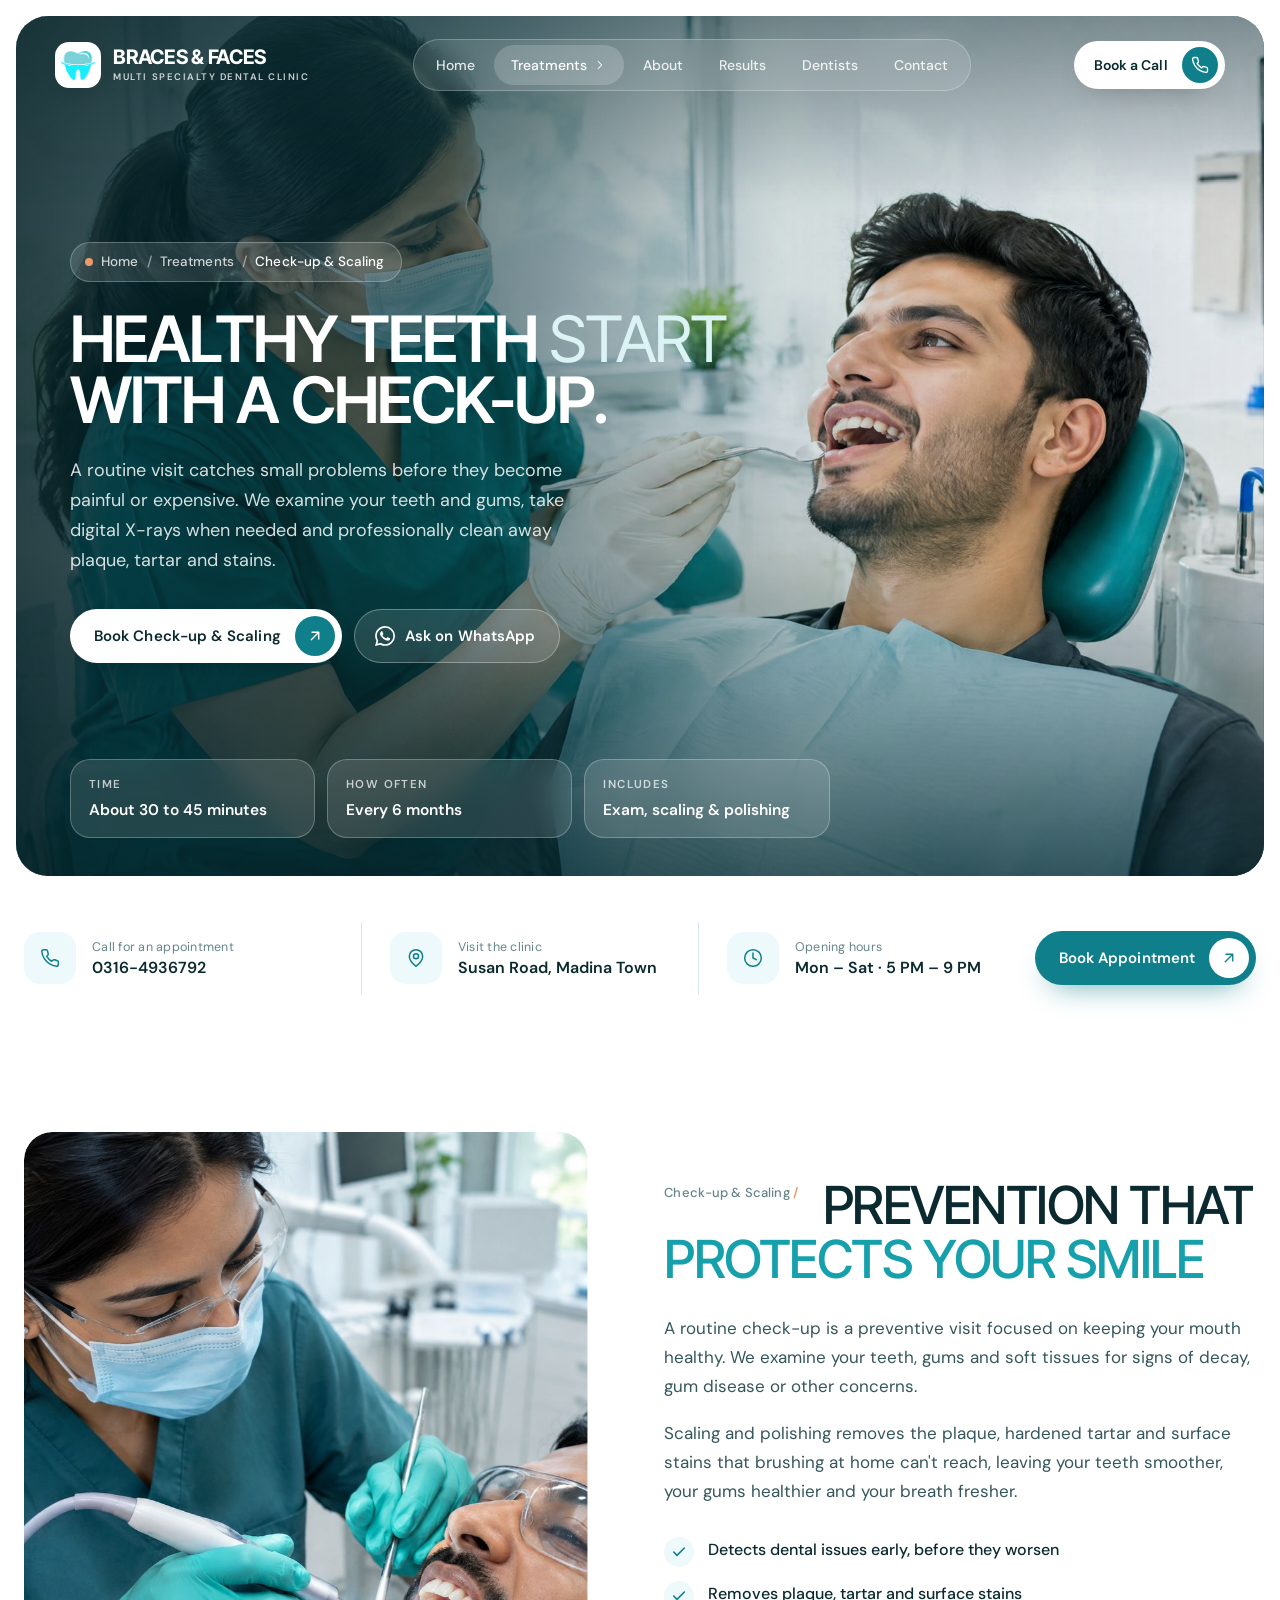
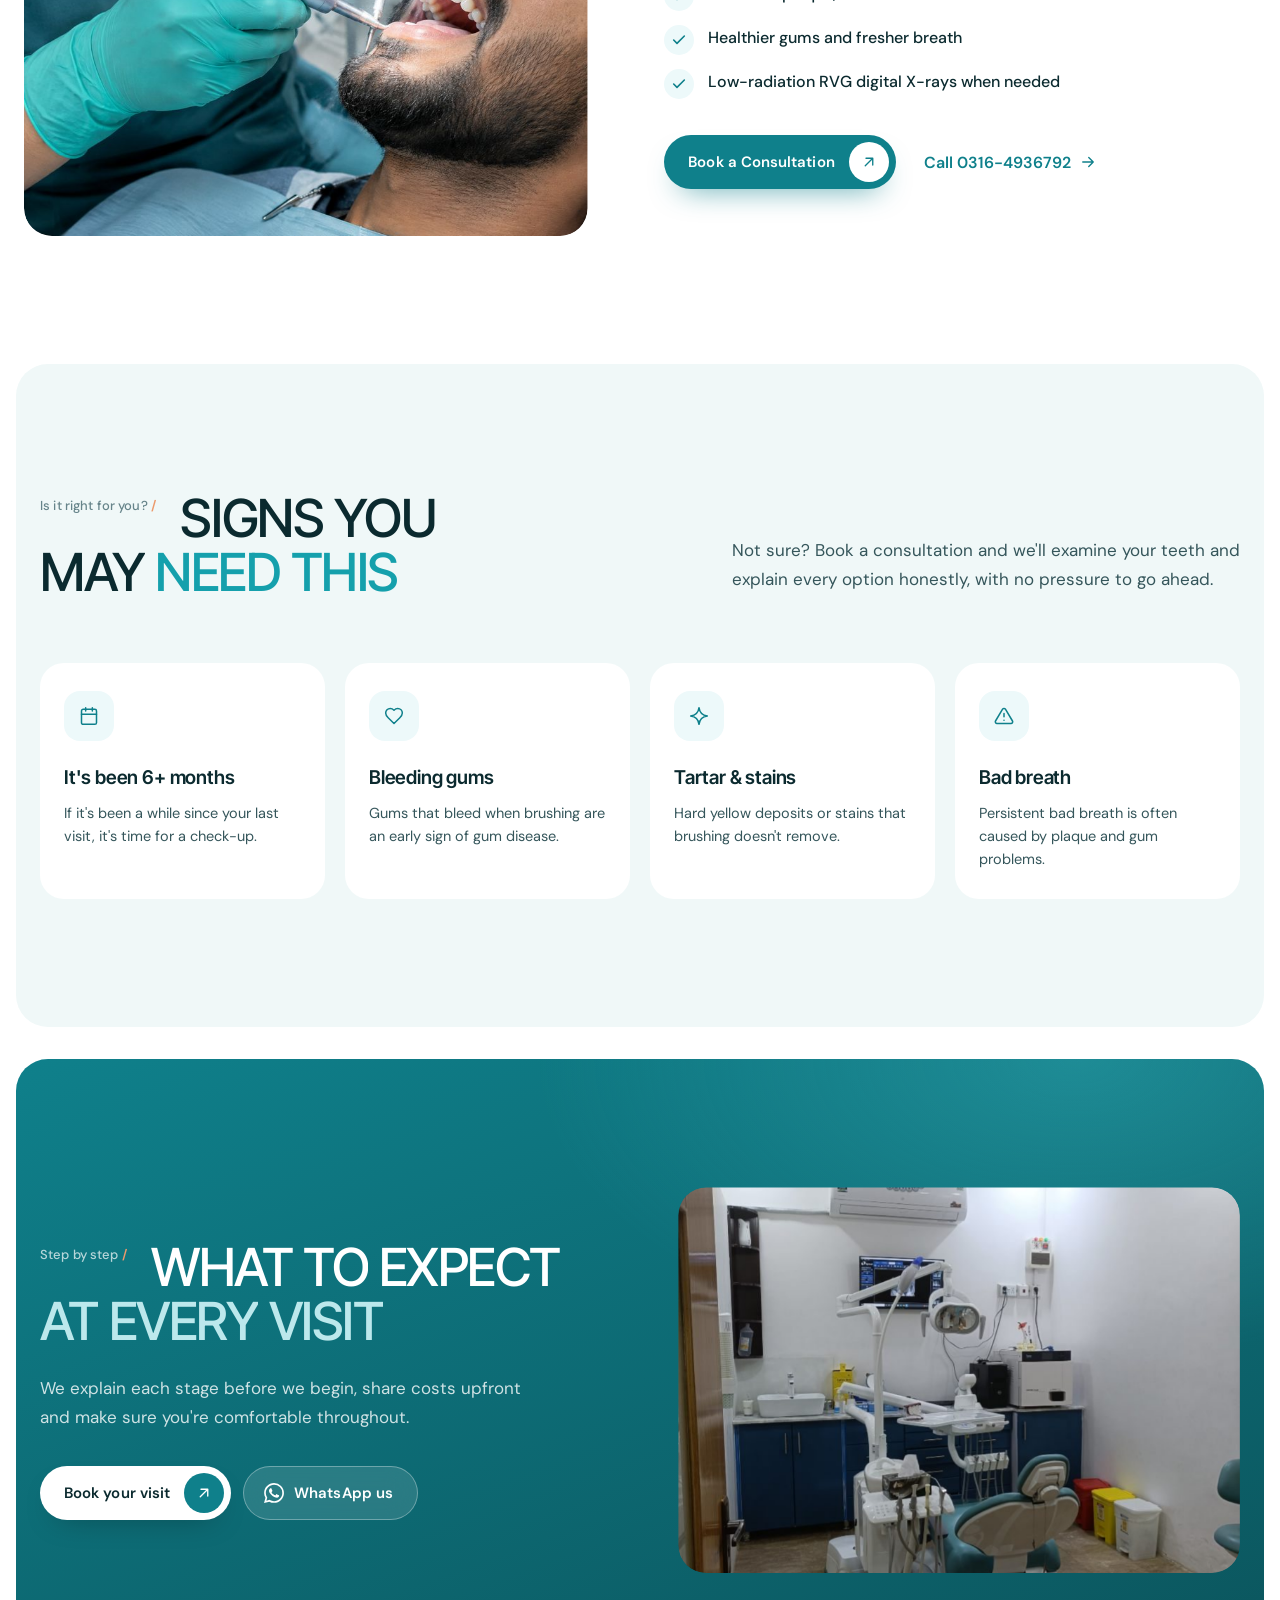
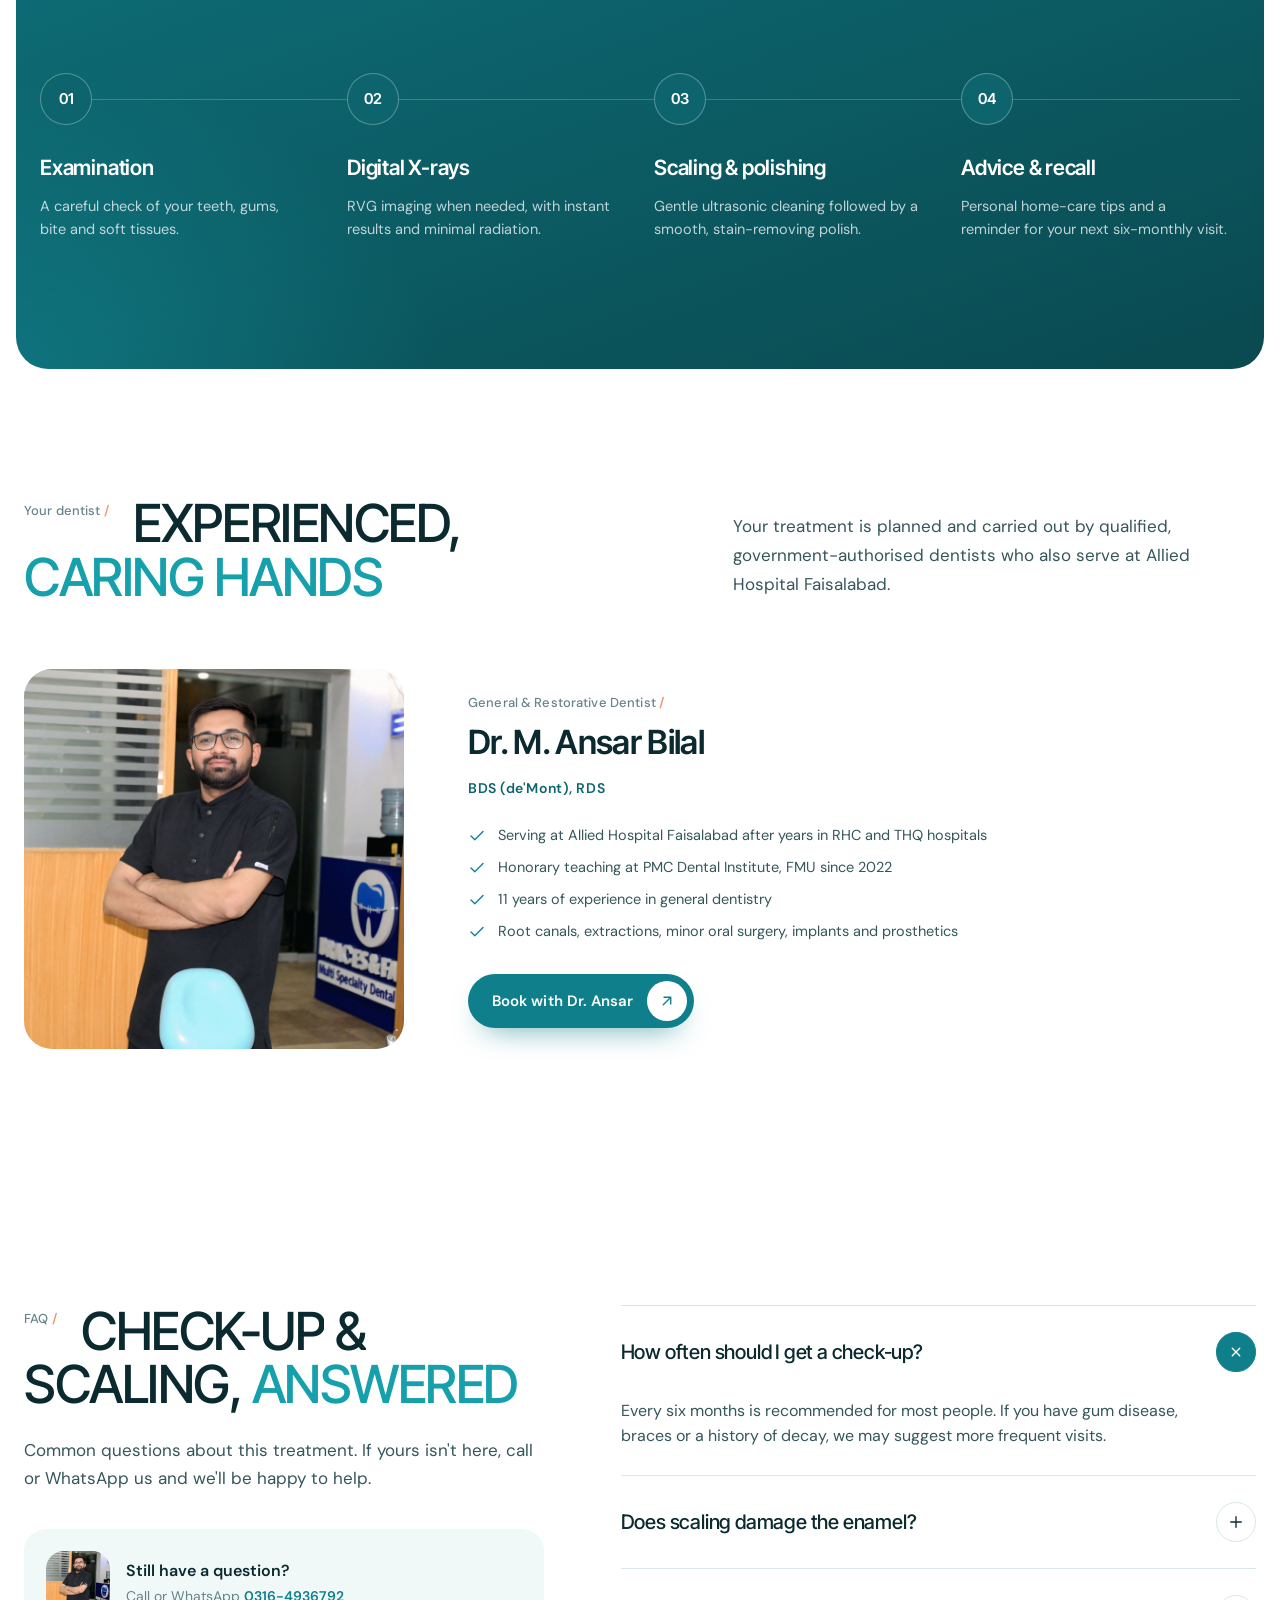
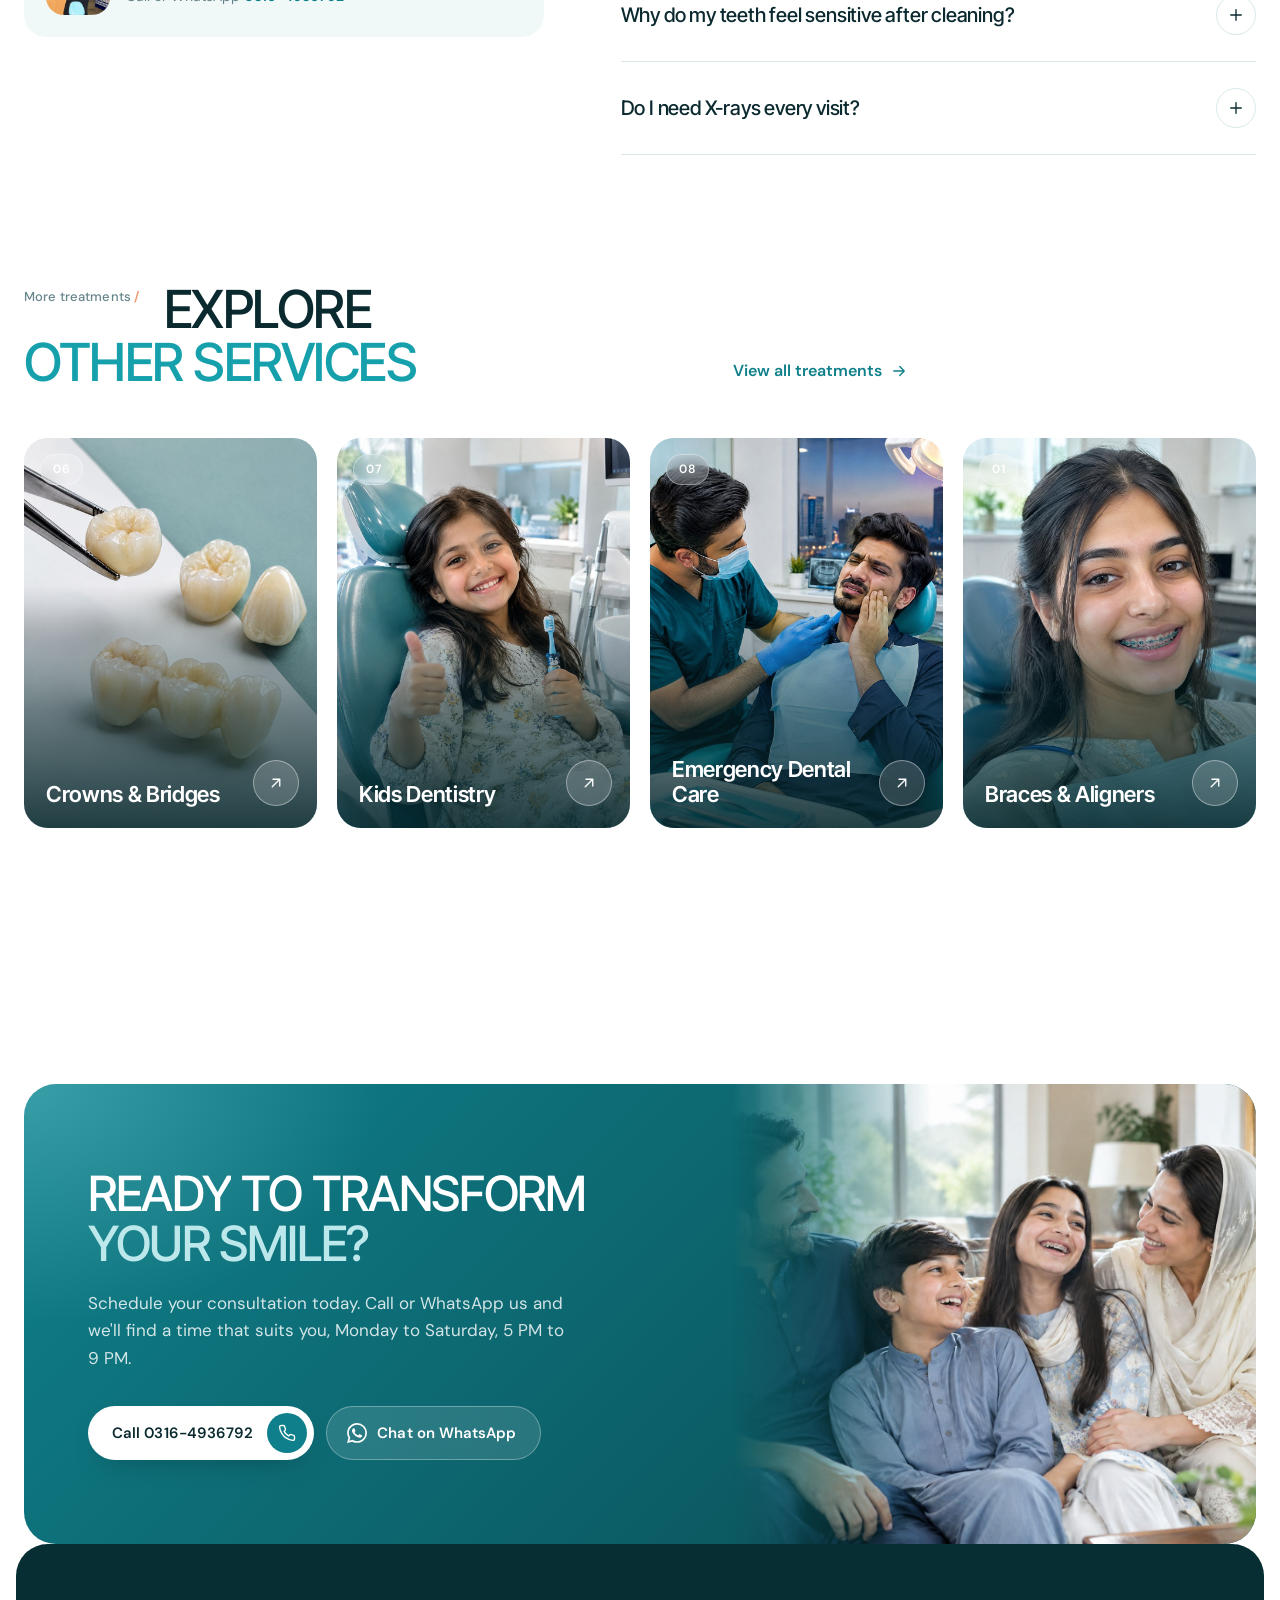
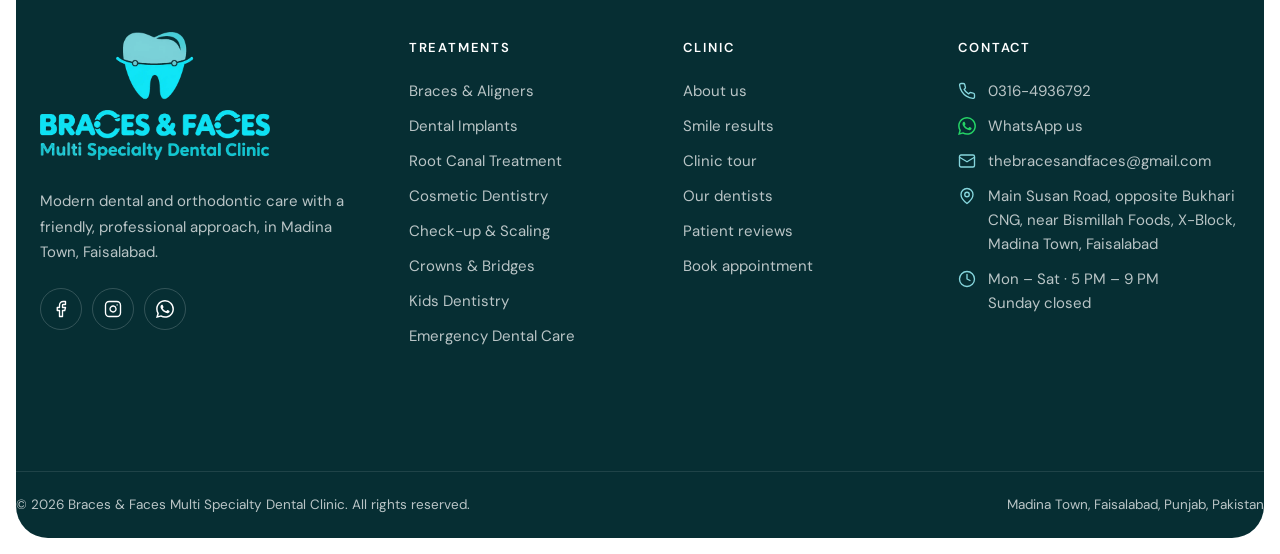
<file: treatments/checkup-and-cleaning/index.html>
<!doctype html>
<html lang="en">
<head>
  <meta charset="utf-8">
  <meta name="viewport" content="width=device-width, initial-scale=1">
  <title>Routine Check-up &amp; Scaling in Faisalabad | Braces &amp; Faces</title>
  <meta name="description" content="Routine dental check-ups, scaling and polishing in Faisalabad at Braces &amp; Faces. Catch problems early and keep gums healthy. Call 0316-4936792.">
  <meta name="theme-color" content="#0d646d">
  <link rel="canonical" href="https://dental-prototype-3c.vercel.app/treatments/checkup-and-cleaning/">
  <link rel="icon" type="image/png" sizes="64x64" href="/assets/img/favicon-64.png">
  <link rel="apple-touch-icon" href="/assets/img/apple-touch-icon.png">
  <meta property="og:type" content="website">
  <meta property="og:site_name" content="Braces &amp; Faces Multi Specialty Dental Clinic">
  <meta property="og:title" content="Routine Check-up &amp; Scaling in Faisalabad | Braces &amp; Faces">
  <meta property="og:description" content="Routine dental check-ups, scaling and polishing in Faisalabad at Braces &amp; Faces. Catch problems early and keep gums healthy. Call 0316-4936792.">
  <meta property="og:url" content="https://dental-prototype-3c.vercel.app/treatments/checkup-and-cleaning/">
  <meta property="og:image" content="https://dental-prototype-3c.vercel.app/assets/img/w-checkup.jpg">
  <meta name="twitter:card" content="summary_large_image">
  <link rel="preconnect" href="https://fonts.googleapis.com">
  <link rel="preconnect" href="https://fonts.gstatic.com" crossorigin>
  <link href="https://fonts.googleapis.com/css2?family=DM+Sans:opsz,wght@9..40,400;9..40,500;9..40,600;9..40,700&family=Inter+Tight:wght@400;500;600;700&display=swap" rel="stylesheet">
  <link rel="stylesheet" href="/assets/css/style.css?v=9360ea0b">
  <script>document.documentElement.classList.add('js');</script>
  <script type="application/ld+json">{"@context": "https://schema.org", "@type": "BreadcrumbList", "itemListElement": [{"@type": "ListItem", "position": 1, "name": "Home", "item": "https://dental-prototype-3c.vercel.app/"}, {"@type": "ListItem", "position": 2, "name": "Treatments", "item": "https://dental-prototype-3c.vercel.app/#treatments"}, {"@type": "ListItem", "position": 3, "name": "Routine Check-up & Scaling", "item": "https://dental-prototype-3c.vercel.app/treatments/checkup-and-cleaning/"}]}</script>
</head>
<body data-page="treatment">

<svg width="0" height="0" style="position:absolute" aria-hidden="true" focusable="false">
  <symbol id="i-arrow" viewBox="0 0 24 24"><path d="M7 17L17 7M8 7h9v9"/></symbol>
  <symbol id="i-arrow-r" viewBox="0 0 24 24"><path d="M5 12h14M13 6l6 6-6 6"/></symbol>
  <symbol id="i-chev-l" viewBox="0 0 24 24"><path d="M15 18l-6-6 6-6"/></symbol>
  <symbol id="i-chev-r" viewBox="0 0 24 24"><path d="M9 18l6-6-6-6"/></symbol>
  <symbol id="i-phone" viewBox="0 0 24 24"><path d="M22 16.92v3a2 2 0 0 1-2.18 2 19.79 19.79 0 0 1-8.63-3.07 19.5 19.5 0 0 1-6-6 19.79 19.79 0 0 1-3.07-8.67A2 2 0 0 1 4.11 2h3a2 2 0 0 1 2 1.72c.13.96.36 1.9.7 2.81a2 2 0 0 1-.45 2.11L8.09 9.91a16 16 0 0 0 6 6l1.27-1.27a2 2 0 0 1 2.11-.45c.91.34 1.85.57 2.81.7A2 2 0 0 1 22 16.92z"/></symbol>
  <symbol id="i-pin" viewBox="0 0 24 24"><path d="M20 10c0 6-8 12-8 12s-8-6-8-12a8 8 0 0 1 16 0Z"/><circle cx="12" cy="10" r="3"/></symbol>
  <symbol id="i-clock" viewBox="0 0 24 24"><circle cx="12" cy="12" r="10"/><path d="M12 6v6l4 2"/></symbol>
  <symbol id="i-star" viewBox="0 0 24 24"><path d="M12 2.5l2.94 5.96 6.56.95-4.75 4.63 1.12 6.54L12 17.5l-5.87 3.08 1.12-6.54L2.5 9.41l6.56-.95L12 2.5z"/></symbol>
  <symbol id="i-check" viewBox="0 0 24 24"><path d="M20 6L9 17l-5-5"/></symbol>
  <symbol id="i-shield" viewBox="0 0 24 24"><path d="M12 22s8-4 8-10V5l-8-3-8 3v7c0 6 8 10 8 10z"/><path d="M9 12l2 2 4-4"/></symbol>
  <symbol id="i-scan" viewBox="0 0 24 24"><path d="M3 7V5a2 2 0 0 1 2-2h2M17 3h2a2 2 0 0 1 2 2v2M21 17v2a2 2 0 0 1-2 2h-2M7 21H5a2 2 0 0 1-2-2v-2M7 12h10"/></symbol>
  <symbol id="i-heart" viewBox="0 0 24 24"><path d="M19 14c1.49-1.46 3-3.21 3-5.5A5.5 5.5 0 0 0 16.5 3c-1.76 0-3 .5-4.5 2-1.5-1.5-2.74-2-4.5-2A5.5 5.5 0 0 0 2 8.5c0 2.3 1.5 4.05 3 5.5l7 7Z"/></symbol>
  <symbol id="i-users" viewBox="0 0 24 24"><path d="M16 21v-2a4 4 0 0 0-4-4H6a4 4 0 0 0-4 4v2"/><circle cx="9" cy="7" r="4"/><path d="M22 21v-2a4 4 0 0 0-3-3.87M16 3.13a4 4 0 0 1 0 7.75"/></symbol>
  <symbol id="i-calendar" viewBox="0 0 24 24"><rect x="3" y="4" width="18" height="18" rx="2"/><path d="M16 2v4M8 2v4M3 10h18"/></symbol>
  <symbol id="i-plus" viewBox="0 0 24 24"><path d="M12 5v14M5 12h14"/></symbol>
  <symbol id="i-menu" viewBox="0 0 24 24"><path d="M4 8h16M4 16h11"/></symbol>
  <symbol id="i-close" viewBox="0 0 24 24"><path d="M6 6l12 12M18 6L6 18"/></symbol>
  <symbol id="i-spark" viewBox="0 0 24 24"><path d="M12 2c.75 6.1 3.9 9.25 10 10-6.1.75-9.25 3.9-10 10-.75-6.1-3.9-9.25-10-10 6.1-.75 9.25-3.9 10-10z"/></symbol>
  <symbol id="i-quote" viewBox="0 0 24 24"><path d="M10 7H6a3 3 0 0 0-3 3v4h5v5H3M21 7h-4a3 3 0 0 0-3 3v4h5v5h-5" fill="none"/></symbol>
  <symbol id="i-tooth" viewBox="0 0 24 24"><path d="M8.5 3C6 3 4.5 4.8 4.5 7.6c0 2.4 1 4 1.5 6.4.5 2.6 1 4.9 2.4 4.9 1.5 0 1.7-2.4 2.2-4.2.3-1.2.8-1.7 1.4-1.7s1.1.5 1.4 1.7c.5 1.8.7 4.2 2.2 4.2 1.4 0 1.9-2.3 2.4-4.9.5-2.4 1.5-4 1.5-6.4C19.5 4.8 18 3 15.5 3c-1.7 0-2.5.8-3.5.8S10.2 3 8.5 3Z"/></symbol>
  <symbol id="i-smile" viewBox="0 0 24 24"><circle cx="12" cy="12" r="10"/><path d="M8 14s1.5 2 4 2 4-2 4-2M9 9h.01M15 9h.01"/></symbol>
  <symbol id="i-alert" viewBox="0 0 24 24"><path d="M10.29 3.86L1.82 18a2 2 0 0 0 1.71 3h16.94a2 2 0 0 0 1.71-3L13.71 3.86a2 2 0 0 0-3.42 0z"/><path d="M12 9v4M12 17h.01"/></symbol>
  <symbol id="i-mail" viewBox="0 0 24 24"><rect x="2" y="4" width="20" height="16" rx="2"/><path d="M22 7l-10 6L2 7"/></symbol>
  <symbol id="i-fb" viewBox="0 0 24 24"><path d="M18 2h-3a5 5 0 0 0-5 5v3H7v4h3v8h4v-8h3l1-4h-4V7a1 1 0 0 1 1-1h3z"/></symbol>
  <symbol id="i-ig" viewBox="0 0 24 24"><rect x="2" y="2" width="20" height="20" rx="5"/><path d="M16 11.37A4 4 0 1 1 12.63 8 4 4 0 0 1 16 11.37zM17.5 6.5h.01"/></symbol>
  <symbol id="i-wa" viewBox="0 0 24 24"><path d="M17.47 14.38c-.3-.15-1.76-.87-2.03-.97-.27-.1-.47-.15-.67.15-.2.3-.77.97-.94 1.16-.17.2-.35.22-.64.07-.3-.15-1.26-.46-2.39-1.47-.88-.79-1.48-1.76-1.65-2.06-.17-.3-.02-.46.13-.6.13-.14.3-.35.45-.52.15-.17.2-.3.3-.5.1-.2.05-.37-.03-.52-.07-.15-.67-1.61-.92-2.2-.24-.58-.49-.5-.67-.51h-.57c-.2 0-.52.07-.79.37-.27.3-1.04 1.02-1.04 2.48 0 1.46 1.07 2.88 1.21 3.07.15.2 2.1 3.2 5.08 4.49.71.31 1.26.49 1.7.63.71.22 1.36.19 1.87.12.57-.09 1.76-.72 2-1.41.25-.7.25-1.29.17-1.41-.07-.12-.27-.2-.57-.35zM12.05 21.8h-.01a9.87 9.87 0 0 1-5.03-1.38l-.36-.21-3.74.98 1-3.65-.24-.37a9.86 9.86 0 0 1-1.51-5.26c0-5.45 4.44-9.88 9.89-9.88 2.64 0 5.12 1.03 6.99 2.9a9.83 9.83 0 0 1 2.89 6.99c0 5.45-4.43 9.88-9.88 9.88zm8.41-18.3A11.82 11.82 0 0 0 12.05 0C5.5 0 .16 5.34.16 11.89c0 2.1.55 4.14 1.59 5.95L.06 24l6.3-1.65a11.88 11.88 0 0 0 5.68 1.45h.01c6.55 0 11.89-5.34 11.89-11.89 0-3.18-1.24-6.16-3.48-8.41z"/></symbol>
</svg>

<!-- ============ NAV ============ -->
<div class="nav" id="nav">
  <div class="nav-inner">
    <a href="/" class="brand" aria-label="Braces &amp; Faces Multi Specialty Dental Clinic, home">
      <img class="brand-mark" src="/assets/img/logo-mark.png" alt="" width="46" height="46">
      <span class="brand-text"><span class="brand-name">Braces &amp; Faces</span><span class="brand-sub">Multi Specialty Dental Clinic</span></span>
    </a>
    <nav class="nav-links" aria-label="Primary">
      <a href="/#home">Home</a>
      <div class="nav-dd">
        <a href="/#treatments" class="active">Treatments <svg class="ico"><use href="#i-chev-r"/></svg></a>
        <div class="dd-panel">
          <a href="/treatments/orthodontics/"><img src="/assets/img/t-ortho.jpg" alt="" loading="lazy"><span><strong>Braces &amp; Aligners</strong><small>Braces, aligners, bite correction</small></span></a>
          <a href="/treatments/dental-implants/"><img src="/assets/img/t-implants.jpg" alt="" loading="lazy"><span><strong>Dental Implants</strong><small>Permanent tooth replacement</small></span></a>
          <a href="/treatments/root-canal-treatment/"><img src="/assets/img/t-rootcanal.jpg" alt="" loading="lazy"><span><strong>Root Canal Treatment</strong><small>Relieve pain, save the tooth</small></span></a>
          <a href="/treatments/cosmetic-dentistry/"><img src="/assets/img/t-cosmetic.jpg" alt="" loading="lazy"><span><strong>Cosmetic Dentistry</strong><small>Whitening, veneers, bonding</small></span></a>
          <a href="/treatments/checkup-and-cleaning/"><img src="/assets/img/t-checkup.jpg" alt="" loading="lazy"><span><strong>Check-up &amp; Scaling</strong><small>Exams, scaling &amp; polishing</small></span></a>
          <a href="/treatments/crowns-and-bridges/"><img src="/assets/img/t-crowns.jpg" alt="" loading="lazy"><span><strong>Crowns &amp; Bridges</strong><small>Restore strength and shape</small></span></a>
          <a href="/treatments/kids-dentistry/"><img src="/assets/img/t-kids.jpg" alt="" loading="lazy"><span><strong>Kids Dentistry</strong><small>Gentle care for growing smiles</small></span></a>
          <a href="/treatments/emergency-dental-care/"><img src="/assets/img/t-emergency.jpg" alt="" loading="lazy"><span><strong>Emergency Dental Care</strong><small>Toothache, broken teeth, swelling</small></span></a>
          <a class="dd-all" href="/#treatments">View all treatments</a>
        </div>
      </div>
      <a href="/#about">About</a>
      <a href="/#gallery">Results</a>
      <a href="/#dentists">Dentists</a>
      <a href="/#contact">Contact</a>
    </nav>
    <a class="btn btn-light nav-cta no-rot" href="tel:+923164936792">Book a Call <span class="ic"><svg class="ico"><use href="#i-phone"/></svg></span></a>
    <button class="burger" id="burger" aria-label="Open menu"><svg class="ico"><use href="#i-menu"/></svg></button>
  </div>
</div>

<!-- Mobile menu -->
<div class="mmenu" id="mmenu" aria-hidden="true">
  <div class="mmenu-top">
    <a href="/" class="brand" aria-label="Braces &amp; Faces Multi Specialty Dental Clinic, home" data-close>
      <img class="brand-mark" src="/assets/img/logo-mark.png" alt="" width="46" height="46">
      <span class="brand-text"><span class="brand-name">Braces &amp; Faces</span><span class="brand-sub">Multi Specialty Dental Clinic</span></span>
    </a>
    <button class="mmenu-close" data-close aria-label="Close menu"><svg class="ico"><use href="#i-close"/></svg></button>
  </div>
  <nav>
    <a href="/#home" data-close>Home</a>
    <a href="/#treatments" data-close>Treatments</a>
    <div class="m-sub">
      <a href="/treatments/orthodontics/" data-close>Braces &amp; Aligners</a>
      <a href="/treatments/dental-implants/" data-close>Dental Implants</a>
      <a href="/treatments/root-canal-treatment/" data-close>Root Canal Treatment</a>
      <a href="/treatments/cosmetic-dentistry/" data-close>Cosmetic Dentistry</a>
      <a href="/treatments/checkup-and-cleaning/" data-close>Check-up &amp; Scaling</a>
      <a href="/treatments/crowns-and-bridges/" data-close>Crowns &amp; Bridges</a>
      <a href="/treatments/kids-dentistry/" data-close>Kids Dentistry</a>
      <a href="/treatments/emergency-dental-care/" data-close>Emergency Dental Care</a>
    </div>
    <a href="/#about" data-close>About</a>
    <a href="/#gallery" data-close>Results</a>
    <a href="/#dentists" data-close>Dentists</a>
    <a href="/#contact" data-close>Contact</a>
  </nav>
  <div class="mmenu-foot">
    <span>Susan Road, Madina Town, Faisalabad · Mon – Sat · 5 PM – 9 PM</span>
    <a class="btn btn-light no-rot" href="tel:+923164936792">Call 0316-4936792 <span class="ic"><svg class="ico"><use href="#i-phone"/></svg></span></a>
  </div>
</div>

<!-- ============ PAGE HERO ============ -->
<header class="hero page-hero" id="home">
  <div class="hero-slides" id="heroSlides">
    <div class="slide is-active"><img src="/assets/img/w-checkup.jpg" alt="Dentist carrying out a routine dental check-up" fetchpriority="high"></div>
  </div>
  <div class="hero-shade"></div>

  <div class="hero-content" id="heroContent">
    <nav class="pill-badge crumbs" aria-label="Breadcrumb" data-reveal="blur" style="--d:150ms"><i class="dot"></i> <a href="/">Home</a><span class="sep">/</span><a href="/#treatments">Treatments</a><span class="sep">/</span><span>Check-up &amp; Scaling</span></nav>
    <h1 data-split style="--d:250ms">Healthy teeth <span class="soft">start</span> with a check-up.</h1>
    <p class="hero-text" data-reveal="blur" style="--d:700ms">A routine visit catches small problems before they become painful or expensive. We examine your teeth and gums, take digital X-rays when needed and professionally clean away plaque, tartar and stains.</p>
    <div class="hero-actions" data-reveal style="--d:850ms">
      <a class="btn btn-light" href="/?t=checkup-and-cleaning#contact">Book Check-up &amp; Scaling <span class="ic"><svg class="ico"><use href="#i-arrow"/></svg></span></a>
      <a class="btn btn-glass" href="https://wa.me/923164936792?text=Assalam-o-Alaikum%21%20I%27d%20like%20to%20ask%20about%20Routine%20Check-up%20%26%20Scaling%20at%20Braces%20%26%20Faces." target="_blank" rel="noopener"><svg class="ico fill"><use href="#i-wa"/></svg> Ask on WhatsApp</a>
    </div>
  </div>

  <div class="hero-bottom">
    <div class="hero-facts" data-reveal style="--d:1000ms">
      <div class="fact"><small>Time</small><strong>About 30 to 45 minutes</strong></div>
      <div class="fact"><small>How often</small><strong>Every 6 months</strong></div>
      <div class="fact"><small>Includes</small><strong>Exam, scaling &amp; polishing</strong></div>
    </div>
  </div>
</header>

<!-- ============ QUICK INFO ============ -->
<section class="quick" aria-label="Clinic contact details">
  <div class="container quick-grid">
    <a class="q-item" href="tel:+923164936792" data-reveal>
      <span class="q-ic"><svg class="ico"><use href="#i-phone"/></svg></span>
      <span><small>Call for an appointment</small><strong>0316-4936792</strong></span>
    </a>
    <a class="q-item" href="https://maps.app.goo.gl/7f4cEsK4gpgcAALK6" target="_blank" rel="noopener" data-reveal style="--d:100ms">
      <span class="q-ic"><svg class="ico"><use href="#i-pin"/></svg></span>
      <span><small>Visit the clinic</small><strong>Susan Road, Madina Town</strong></span>
    </a>
    <div class="q-item" data-reveal style="--d:200ms">
      <span class="q-ic"><svg class="ico"><use href="#i-clock"/></svg></span>
      <span><small>Opening hours</small><strong>Mon – Sat · 5 PM – 9 PM</strong></span>
    </div>
    <a class="btn btn-primary" href="/#contact" data-reveal style="--d:300ms">Book Appointment <span class="ic"><svg class="ico"><use href="#i-arrow"/></svg></span></a>
  </div>
</section>

<!-- ============ OVERVIEW ============ -->
<section class="section" id="overview">
  <div class="container ov-grid">
    <figure class="media ov-img" data-reveal="img">
      <div class="px" data-parallax="0.08"><img src="/assets/img/t-checkup.jpg" alt="Hygienist cleaning a patient's teeth with an ultrasonic scaler" loading="lazy"></div>
    </figure>
    <div class="ov-copy">
      <h2 class="h2" data-split><span class="eyebrow">Check-up &amp; Scaling <b>/</b></span> Prevention that <em>protects your smile</em></h2>
        <p class="lead" data-reveal="blur">A routine check-up is a preventive visit focused on keeping your mouth healthy. We examine your teeth, gums and soft tissues for signs of decay, gum disease or other concerns.</p>
        <p class="lead" data-reveal="blur">Scaling and polishing removes the plaque, hardened tartar and surface stains that brushing at home can't reach, leaving your teeth smoother, your gums healthier and your breath fresher.</p>
      <ul class="checks" data-reveal>
          <li><span class="ck"><svg class="ico"><use href="#i-check"/></svg></span>Detects dental issues early, before they worsen</li>
          <li><span class="ck"><svg class="ico"><use href="#i-check"/></svg></span>Removes plaque, tartar and surface stains</li>
          <li><span class="ck"><svg class="ico"><use href="#i-check"/></svg></span>Healthier gums and fresher breath</li>
          <li><span class="ck"><svg class="ico"><use href="#i-check"/></svg></span>Low-radiation RVG digital X-rays when needed</li>
      </ul>
      <div class="about-actions" data-reveal>
        <a class="btn btn-primary" href="/?t=checkup-and-cleaning#contact">Book a Consultation <span class="ic"><svg class="ico"><use href="#i-arrow"/></svg></span></a>
        <a class="link-arrow" href="tel:+923164936792">Call 0316-4936792 <svg class="ico"><use href="#i-arrow-r"/></svg></a>
      </div>
    </div>
  </div>
</section>

<!-- ============ IS IT FOR YOU ============ -->
<section class="section signs" id="signs">
  <div class="container">
    <div class="sec-head">
      <h2 class="h2" data-split><span class="eyebrow">Is it right for you? <b>/</b></span> Signs you may <em>need this</em></h2>
      <div class="sec-head-side">
        <p class="lead" data-reveal="blur">Not sure? Book a consultation and we'll examine your teeth and explain every option honestly, with no pressure to go ahead.</p>
      </div>
    </div>
    <div class="sign-grid">
      <div class="sign" data-reveal style="--d:0ms">
        <span class="f-ic"><svg class="ico"><use href="#i-calendar"/></svg></span>
        <h3>It's been 6+ months</h3>
        <p>If it's been a while since your last visit, it's time for a check-up.</p>
      </div>
      <div class="sign" data-reveal style="--d:100ms">
        <span class="f-ic"><svg class="ico"><use href="#i-heart"/></svg></span>
        <h3>Bleeding gums</h3>
        <p>Gums that bleed when brushing are an early sign of gum disease.</p>
      </div>
      <div class="sign" data-reveal style="--d:200ms">
        <span class="f-ic"><svg class="ico"><use href="#i-spark"/></svg></span>
        <h3>Tartar &amp; stains</h3>
        <p>Hard yellow deposits or stains that brushing doesn't remove.</p>
      </div>
      <div class="sign" data-reveal style="--d:300ms">
        <span class="f-ic"><svg class="ico"><use href="#i-alert"/></svg></span>
        <h3>Bad breath</h3>
        <p>Persistent bad breath is often caused by plaque and gum problems.</p>
      </div>
    </div>
  </div>
</section>

<!-- ============ PROCESS ============ -->
<section class="section process" id="process" style="margin-top: clamp(20px, 3vw, 32px);">
  <div class="container">
    <div class="process-head">
      <div>
        <h2 class="h2" data-split><span class="eyebrow">Step by step <b>/</b></span> What to expect <em>at every visit</em></h2>
        <p class="lead" data-reveal="blur">We explain each stage before we begin, share costs upfront and make sure you're comfortable throughout.</p>
        <div class="process-actions" data-reveal>
          <a class="btn btn-light" href="/?t=checkup-and-cleaning#contact">Book your visit <span class="ic"><svg class="ico"><use href="#i-arrow"/></svg></span></a>
          <a class="btn btn-glass" href="https://wa.me/923164936792?text=Assalam-o-Alaikum%21%20I%27d%20like%20to%20ask%20about%20Routine%20Check-up%20%26%20Scaling%20at%20Braces%20%26%20Faces." target="_blank" rel="noopener"><svg class="ico fill"><use href="#i-wa"/></svg> WhatsApp us</a>
        </div>
      </div>
      <figure class="media process-img" data-reveal="img">
        <div class="px" data-parallax="0.08"><img src="/assets/img/clinic-room.jpg" alt="Treatment room at Braces &amp; Faces dental clinic" loading="lazy"></div>
      </figure>
    </div>

    <div class="steps" id="steps">
      <div class="steps-line"><i id="stepsFill"></i></div>
      <div class="step" data-reveal><div class="step-num">01</div><h3>Examination</h3><p>A careful check of your teeth, gums, bite and soft tissues.</p></div>
      <div class="step" data-reveal style="--d:120ms"><div class="step-num">02</div><h3>Digital X-rays</h3><p>RVG imaging when needed, with instant results and minimal radiation.</p></div>
      <div class="step" data-reveal style="--d:240ms"><div class="step-num">03</div><h3>Scaling &amp; polishing</h3><p>Gentle ultrasonic cleaning followed by a smooth, stain-removing polish.</p></div>
      <div class="step" data-reveal style="--d:360ms"><div class="step-num">04</div><h3>Advice &amp; recall</h3><p>Personal home-care tips and a reminder for your next six-monthly visit.</p></div>
    </div>
  </div>
</section>

<!-- ============ DENTIST ============ -->
<section class="section" id="dentist">
  <div class="container">
    <div class="sec-head">
      <h2 class="h2" data-split><span class="eyebrow">Your dentist <b>/</b></span> Experienced, <em>caring hands</em></h2>
      <div class="sec-head-side">
        <p class="lead" data-reveal="blur">Your treatment is planned and carried out by qualified, government-authorised dentists who also serve at Allied Hospital Faisalabad.</p>
      </div>
    </div>
    <div class="lead-doc">
      <div class="doc-photo" data-reveal="card"><img src="/assets/img/doc-ansar.jpg" alt="Dr. M. Ansar Bilal" loading="lazy"></div>
      <div data-reveal>
        <span class="eyebrow">General &amp; Restorative Dentist <b>/</b></span>
        <h3>Dr. M. Ansar Bilal</h3>
        <span class="doc-quals">BDS (de'Mont), RDS</span>
        <ul class="doc-points">
        <li><svg class="ico"><use href="#i-check"/></svg><span>Serving at Allied Hospital Faisalabad after years in RHC and THQ hospitals</span></li>
        <li><svg class="ico"><use href="#i-check"/></svg><span>Honorary teaching at PMC Dental Institute, FMU since 2022</span></li>
        <li><svg class="ico"><use href="#i-check"/></svg><span>11 years of experience in general dentistry</span></li>
        <li><svg class="ico"><use href="#i-check"/></svg><span>Root canals, extractions, minor oral surgery, implants and prosthetics</span></li>
        </ul>
        <a class="btn btn-primary" href="/?t=checkup-and-cleaning#contact">Book with Dr. Ansar <span class="ic"><svg class="ico"><use href="#i-arrow"/></svg></span></a>
      </div>
    </div>
  </div>
</section>

<!-- ============ FAQ ============ -->
<section class="section" id="faq">
  <div class="container faq-grid">
    <div class="faq-aside">
      <h2 class="h2" data-split><span class="eyebrow">FAQ <b>/</b></span> Check-up &amp; Scaling, <em>answered</em></h2>
      <p class="lead" data-reveal="blur">Common questions about this treatment. If yours isn't here, call or WhatsApp us and we'll be happy to help.</p>
      <div class="help-card" data-reveal>
        <img src="/assets/img/doc-ansar.jpg" alt="">
        <div><strong>Still have a question?</strong><span>Call or WhatsApp <a href="tel:+923164936792">0316-4936792</a></span></div>
      </div>
    </div>
    <div class="acc">
      <div class="acc-item open" data-reveal>
        <button class="acc-q" aria-expanded="true">How often should I get a check-up? <span class="pm"><svg class="ico"><use href="#i-plus"/></svg></span></button>
        <div class="acc-a"><div><p>Every six months is recommended for most people. If you have gum disease, braces or a history of decay, we may suggest more frequent visits.</p></div></div>
      </div>
      <div class="acc-item" data-reveal style="--d:80ms">
        <button class="acc-q" aria-expanded="false">Does scaling damage the enamel? <span class="pm"><svg class="ico"><use href="#i-plus"/></svg></span></button>
        <div class="acc-a"><div><p>No. Professional scaling only removes plaque and tartar from the tooth surface. It doesn't harm enamel, and it is one of the best ways to protect your gums.</p></div></div>
      </div>
      <div class="acc-item" data-reveal style="--d:160ms">
        <button class="acc-q" aria-expanded="false">Why do my teeth feel sensitive after cleaning? <span class="pm"><svg class="ico"><use href="#i-plus"/></svg></span></button>
        <div class="acc-a"><div><p>Some mild sensitivity is normal after tartar is removed, especially if gums were inflamed. It usually settles within a few days.</p></div></div>
      </div>
      <div class="acc-item" data-reveal style="--d:240ms">
        <button class="acc-q" aria-expanded="false">Do I need X-rays every visit? <span class="pm"><svg class="ico"><use href="#i-plus"/></svg></span></button>
        <div class="acc-a"><div><p>No. We only take X-rays when they're needed for a diagnosis. Our RVG digital system uses far less radiation than traditional film X-rays.</p></div></div>
      </div>
    </div>
  </div>
</section>

<!-- ============ RELATED ============ -->
<section class="section related" style="padding-top: 0;">
  <div class="container">
    <div class="sec-head">
      <h2 class="h2" data-split><span class="eyebrow">More treatments <b>/</b></span> Explore <em>other services</em></h2>
      <div class="sec-head-side">
        <a class="link-arrow" href="/#treatments" data-reveal>View all treatments <svg class="ico"><use href="#i-arrow-r"/></svg></a>
      </div>
    </div>
    <div class="t-grid">
      <article class="t-card" data-reveal="card">
        <figure class="t-media"><img src="/assets/img/t-crowns.jpg" alt="Porcelain dental crowns and a dental bridge" loading="lazy"></figure>
        <a class="t-cover" href="/treatments/crowns-and-bridges/" aria-label="Crowns &amp; Bridges" tabindex="-1"></a>
        <span class="t-num">06</span>
        <div class="t-body"><h3>Crowns &amp; Bridges</h3><p>Strong, tooth-coloured crowns and bridges custom-made to restore your bite and smile.</p></div>
        <a class="t-go" href="/treatments/crowns-and-bridges/" aria-label="Learn about Crowns &amp; Bridges"><svg class="ico"><use href="#i-arrow"/></svg></a>
      </article>
      <article class="t-card" data-reveal="card" style="--d:90ms">
        <figure class="t-media"><img src="/assets/img/t-kids.jpg" alt="Happy young girl giving a thumbs up in the dental chair" loading="lazy"></figure>
        <a class="t-cover" href="/treatments/kids-dentistry/" aria-label="Kids Dentistry" tabindex="-1"></a>
        <span class="t-num">07</span>
        <div class="t-body"><h3>Kids Dentistry</h3><p>Gentle, friendly care that keeps children's visits calm, fun and fear-free.</p></div>
        <a class="t-go" href="/treatments/kids-dentistry/" aria-label="Learn about Kids Dentistry"><svg class="ico"><use href="#i-arrow"/></svg></a>
      </article>
      <article class="t-card" data-reveal="card" style="--d:180ms">
        <figure class="t-media"><img src="/assets/img/t-emergency.jpg" alt="Man with toothache being reassured by his dentist" loading="lazy"></figure>
        <a class="t-cover" href="/treatments/emergency-dental-care/" aria-label="Emergency Dental Care" tabindex="-1"></a>
        <span class="t-num">08</span>
        <div class="t-body"><h3>Emergency Dental Care</h3><p>Prompt relief for severe toothache, broken teeth, swelling and dental injuries.</p></div>
        <a class="t-go" href="/treatments/emergency-dental-care/" aria-label="Learn about Emergency Dental Care"><svg class="ico"><use href="#i-arrow"/></svg></a>
      </article>
      <article class="t-card" data-reveal="card" style="--d:270ms">
        <figure class="t-media"><img src="/assets/img/t-ortho.jpg" alt="Smiling teenage girl with metal braces at the clinic" loading="lazy"></figure>
        <a class="t-cover" href="/treatments/orthodontics/" aria-label="Braces &amp; Aligners" tabindex="-1"></a>
        <span class="t-num">01</span>
        <div class="t-body"><h3>Braces &amp; Aligners</h3><p>Fixed braces and clear aligners planned by a consultant orthodontist, for teens and adults.</p></div>
        <a class="t-go" href="/treatments/orthodontics/" aria-label="Learn about Braces &amp; Aligners"><svg class="ico"><use href="#i-arrow"/></svg></a>
      </article>
    </div>
  </div>
</section>

<!-- ============ CTA ============ -->
<section class="cta">
  <div class="container">
    <div class="cta-inner" data-reveal="scale">
      <div class="cta-copy">
        <h2 class="h2" data-split>Ready to transform <em>your smile?</em></h2>
        <p data-reveal="blur" style="--d:300ms">Schedule your consultation today. Call or WhatsApp us and we'll find a time that suits you, Monday to Saturday, 5 PM to 9 PM.</p>
        <div class="cta-actions" data-reveal style="--d:450ms">
          <a class="btn btn-light no-rot" href="tel:+923164936792">Call 0316-4936792 <span class="ic"><svg class="ico"><use href="#i-phone"/></svg></span></a>
          <a class="btn btn-glass" href="https://wa.me/923164936792" target="_blank" rel="noopener"><svg class="ico fill"><use href="#i-wa"/></svg> Chat on WhatsApp</a>
        </div>
      </div>
      <figure class="cta-img"><img src="/assets/img/family.jpg" alt="Smiling family with healthy teeth" loading="lazy"></figure>
    </div>
  </div>
</section>

<!-- ============ FOOTER ============ -->
<footer class="footer">
  <div class="container">
    <div class="footer-top">
      <div class="footer-about">
        <a href="/" class="footer-logo" aria-label="Braces &amp; Faces Multi Specialty Dental Clinic, home"><img src="/assets/img/logo-full.png" alt="Braces &amp; Faces Multi Specialty Dental Clinic" width="700" height="387" loading="lazy"></a>
        <p>Modern dental and orthodontic care with a friendly, professional approach, in Madina Town, Faisalabad.</p>
        <div class="socials">
          <a href="https://www.facebook.com/p/Braces-And-Faces-Multi-Speciality-Dental-Clinic-61570548583635/" target="_blank" rel="noopener" aria-label="Facebook"><svg class="ico"><use href="#i-fb"/></svg></a>
          <a href="https://www.instagram.com/braces.and.faces.fsd/" target="_blank" rel="noopener" aria-label="Instagram"><svg class="ico"><use href="#i-ig"/></svg></a>
          <a href="https://wa.me/923164936792" target="_blank" rel="noopener" aria-label="WhatsApp"><svg class="ico fill"><use href="#i-wa"/></svg></a>
        </div>
      </div>
      <div>
        <h4>Treatments</h4>
        <ul>
          <li><a href="/treatments/orthodontics/">Braces &amp; Aligners</a></li>
          <li><a href="/treatments/dental-implants/">Dental Implants</a></li>
          <li><a href="/treatments/root-canal-treatment/">Root Canal Treatment</a></li>
          <li><a href="/treatments/cosmetic-dentistry/">Cosmetic Dentistry</a></li>
          <li><a href="/treatments/checkup-and-cleaning/">Check-up &amp; Scaling</a></li>
          <li><a href="/treatments/crowns-and-bridges/">Crowns &amp; Bridges</a></li>
          <li><a href="/treatments/kids-dentistry/">Kids Dentistry</a></li>
          <li><a href="/treatments/emergency-dental-care/">Emergency Dental Care</a></li>
        </ul>
      </div>
      <div>
        <h4>Clinic</h4>
        <ul>
          <li><a href="/#about">About us</a></li>
          <li><a href="/#gallery">Smile results</a></li>
          <li><a href="/#clinic">Clinic tour</a></li>
          <li><a href="/#dentists">Our dentists</a></li>
          <li><a href="/#reviews">Patient reviews</a></li>
          <li><a href="/#contact">Book appointment</a></li>
        </ul>
      </div>
      <div>
        <h4>Contact</h4>
        <ul class="contact-list">
          <li><svg class="ico"><use href="#i-phone"/></svg><a href="tel:+923164936792">0316-4936792</a></li>
          <li><svg class="ico fill" style="color:#25d366"><use href="#i-wa"/></svg><a href="https://wa.me/923164936792" target="_blank" rel="noopener">WhatsApp us</a></li>
          <li><svg class="ico"><use href="#i-mail"/></svg><a href="mailto:thebracesandfaces@gmail.com">thebracesandfaces@gmail.com</a></li>
          <li><svg class="ico"><use href="#i-pin"/></svg><a href="https://maps.app.goo.gl/7f4cEsK4gpgcAALK6" target="_blank" rel="noopener">Main Susan Road, opposite Bukhari CNG, near Bismillah Foods, X-Block, Madina Town, Faisalabad</a></li>
          <li><svg class="ico"><use href="#i-clock"/></svg><span>Mon – Sat · 5 PM – 9 PM<br>Sunday closed</span></li>
        </ul>
      </div>
    </div>
  </div>
  <div class="footer-word" id="footerWord" aria-hidden="true">Braces &amp; Faces</div>
  <div class="container footer-bottom">
    <span>© <span id="year">2026</span> Braces &amp; Faces Multi Specialty Dental Clinic. All rights reserved.</span>
    <span>Madina Town, Faisalabad, Punjab, Pakistan</span>
  </div>
</footer>

<a class="wa-float" id="waFloat" href="https://wa.me/923164936792" target="_blank" rel="noopener" aria-label="Chat with us on WhatsApp">
  <span class="tip">Chat with us</span>
  <svg class="ico fill"><use href="#i-wa"/></svg>
</a>

<script src="/assets/js/main.js?v=f1e44407"></script>
</body>
</html>
</file>
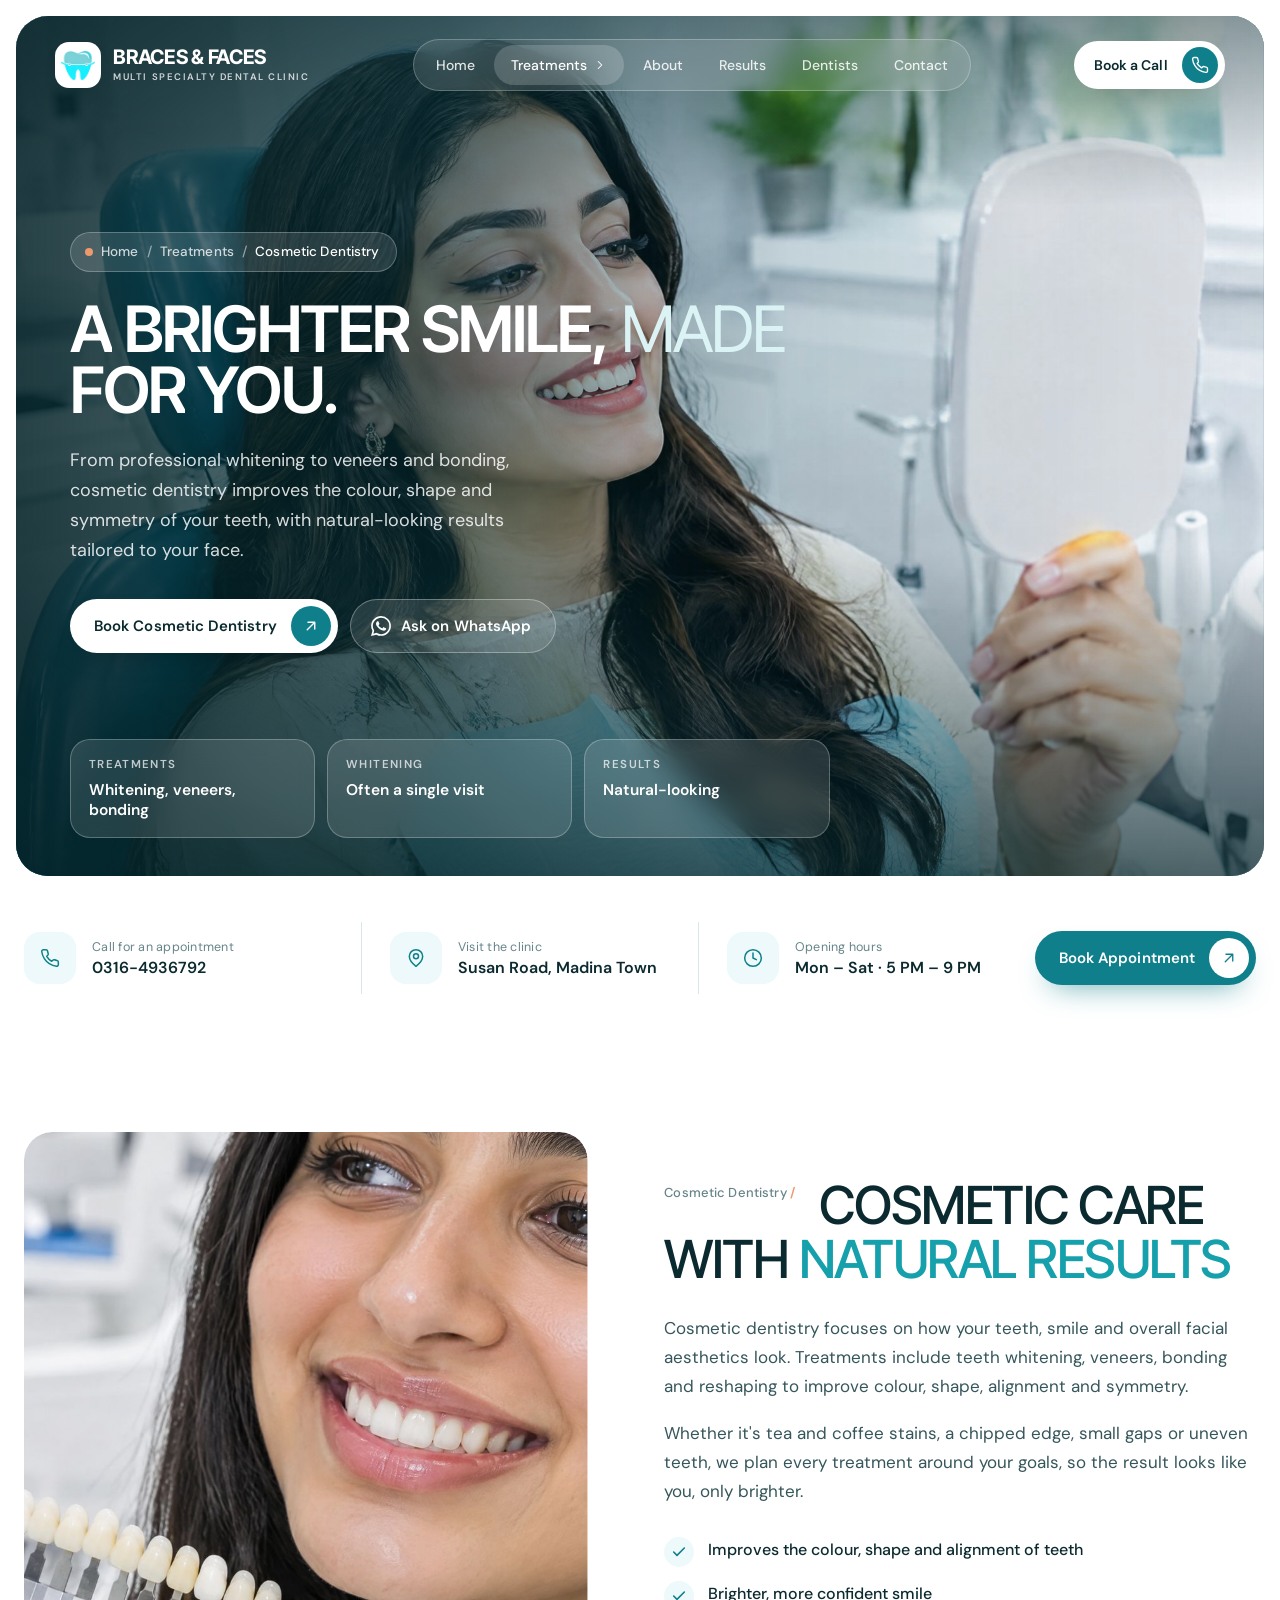
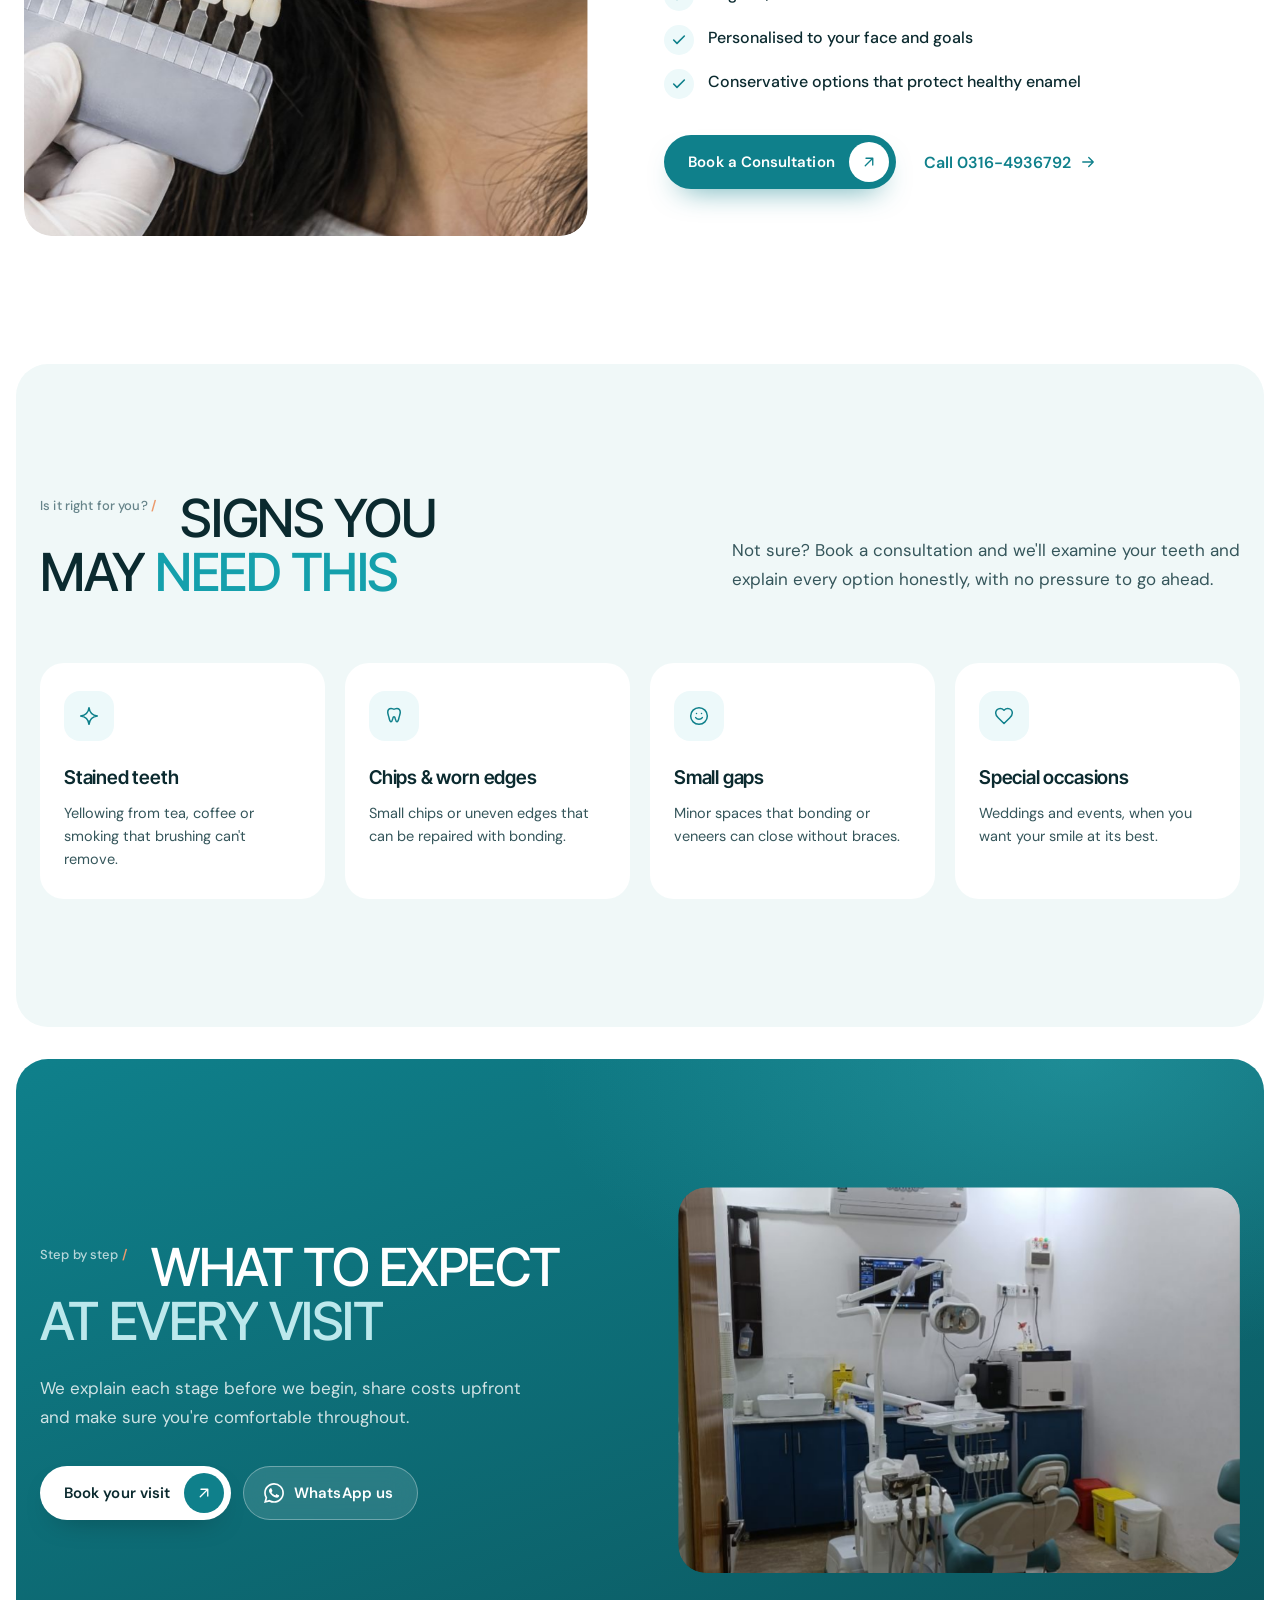
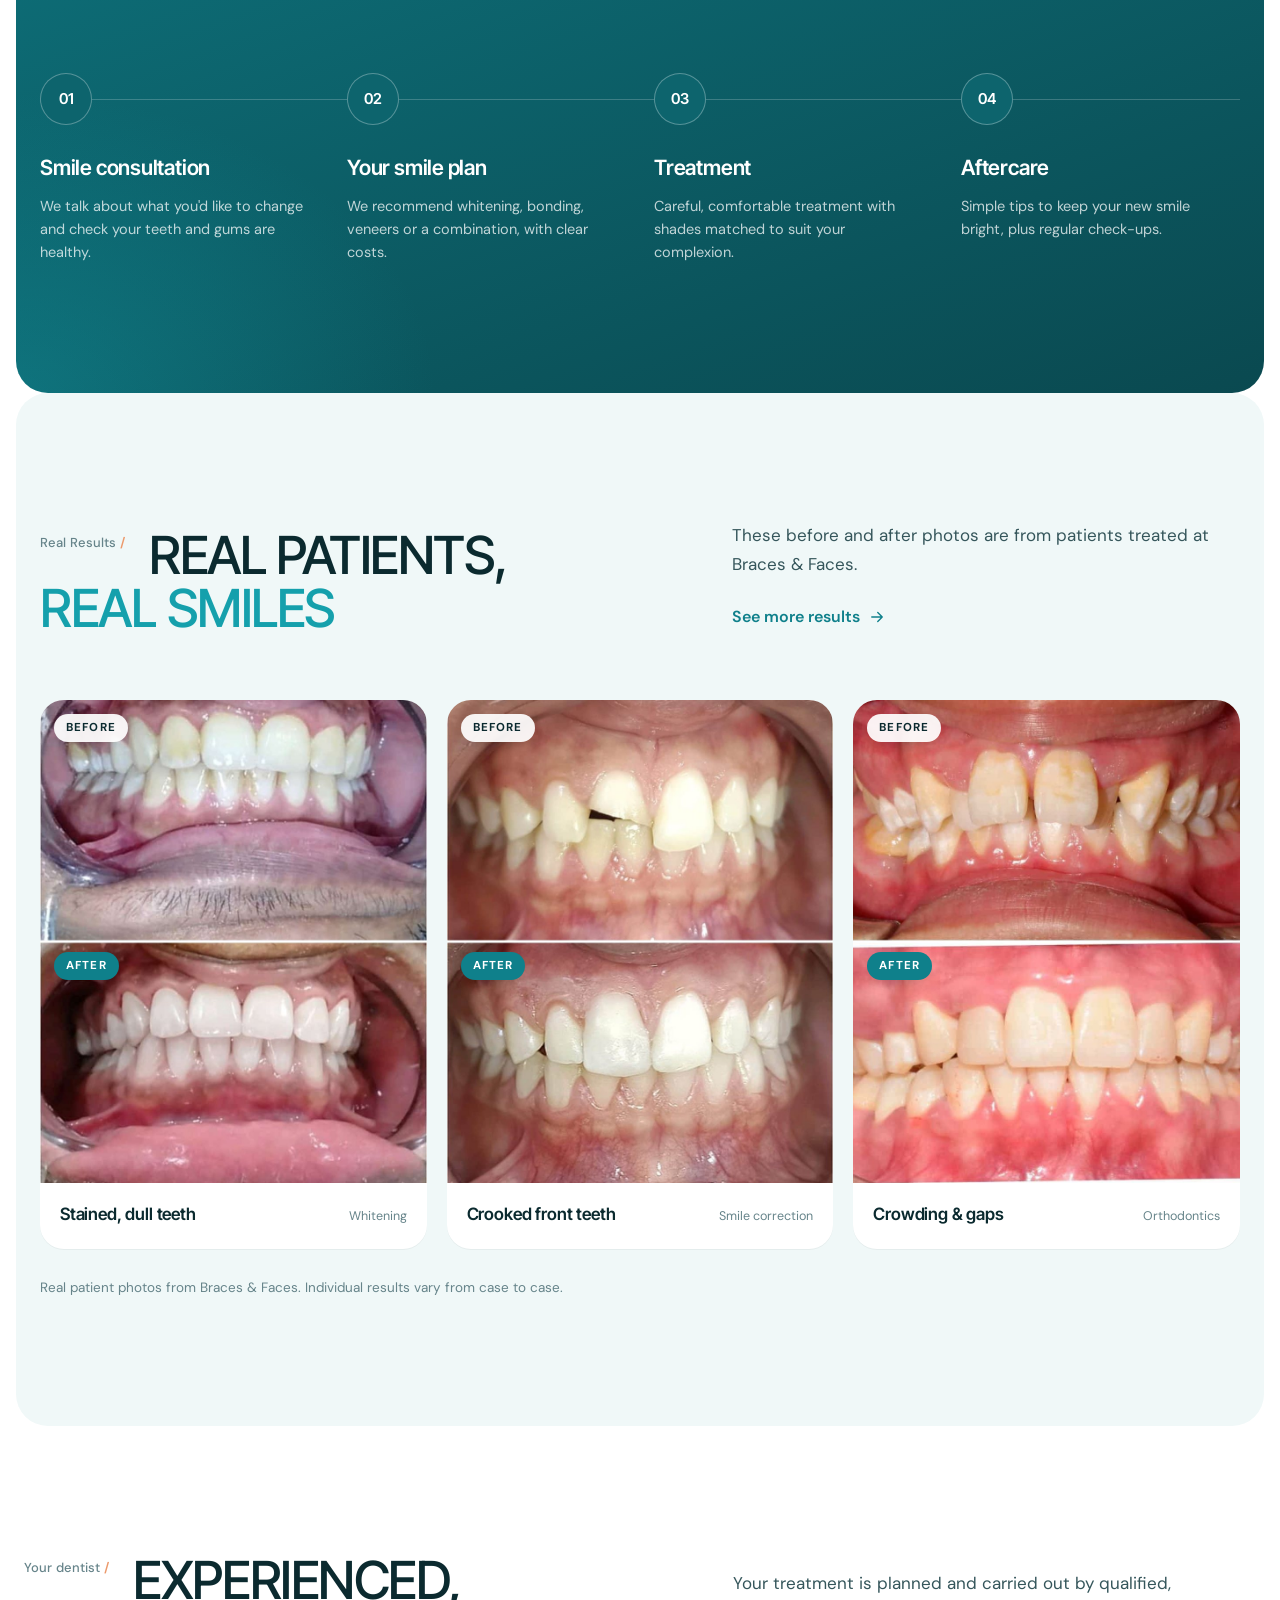
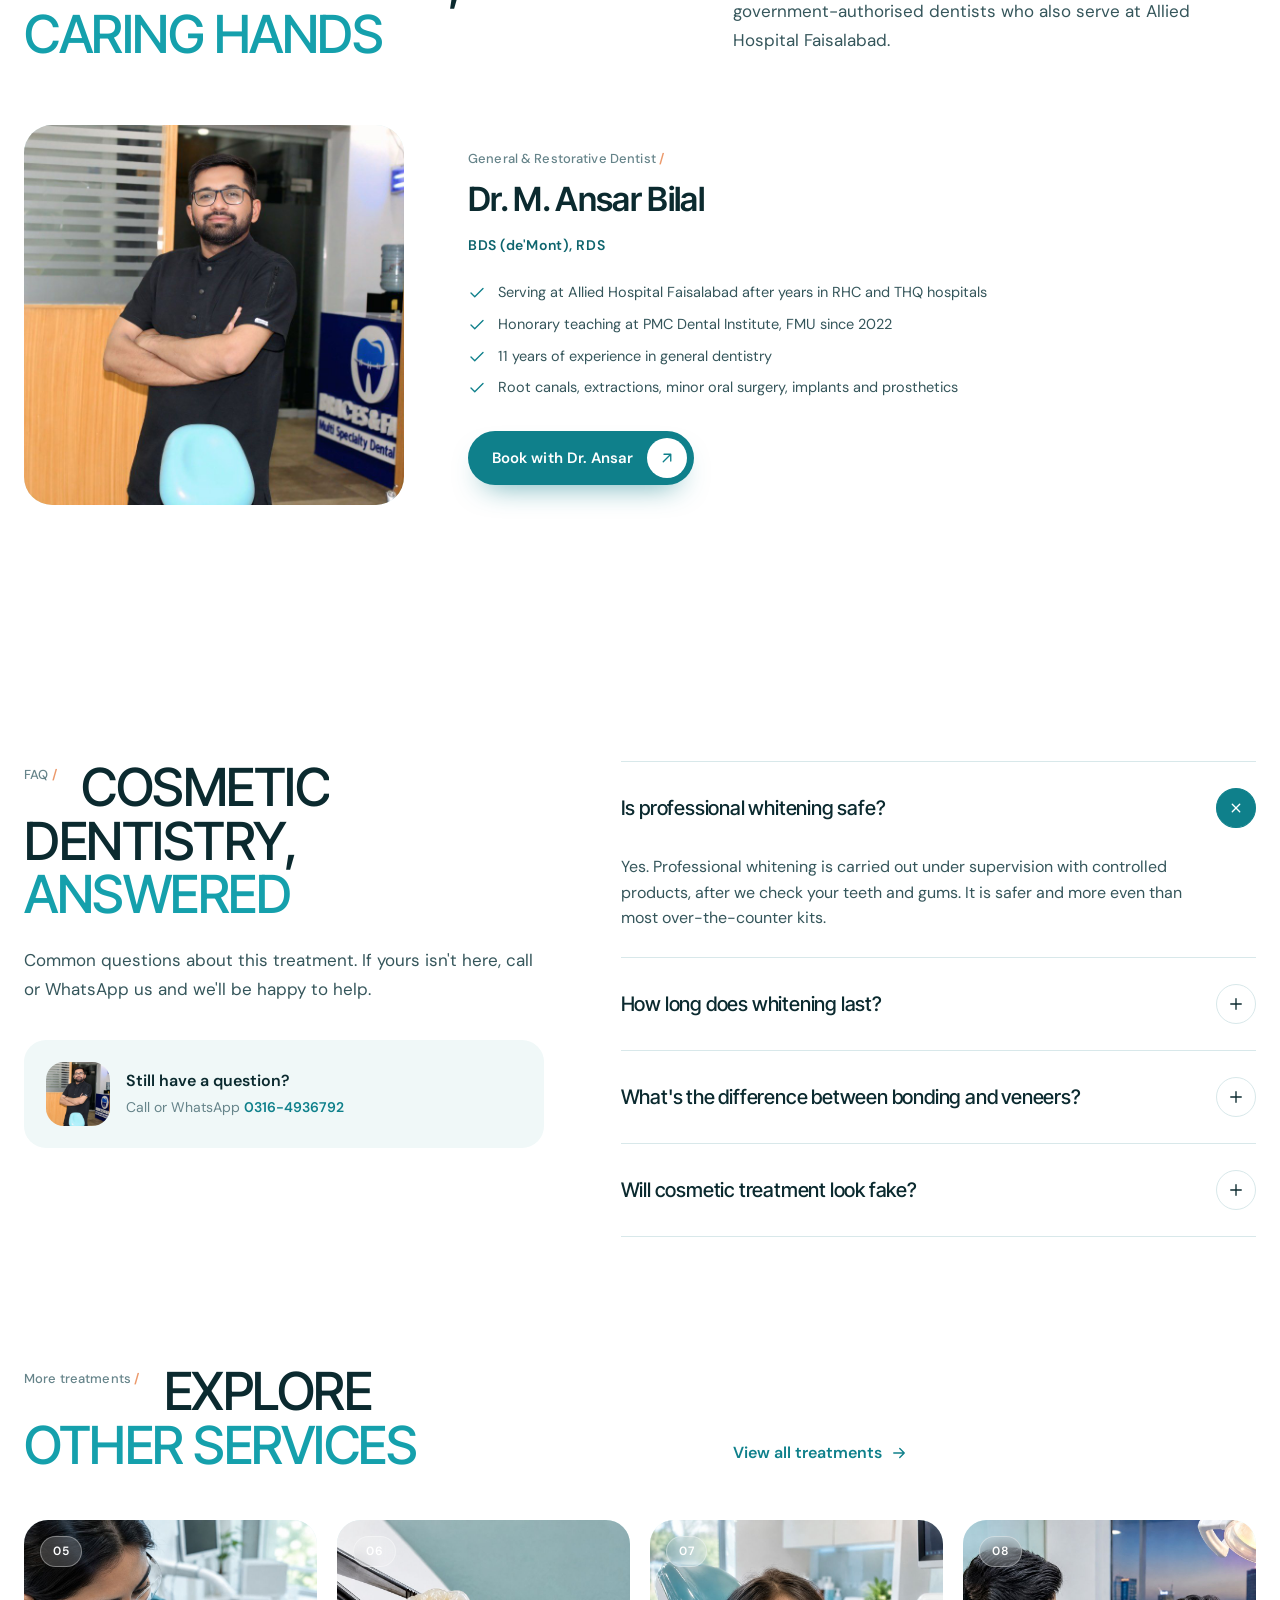
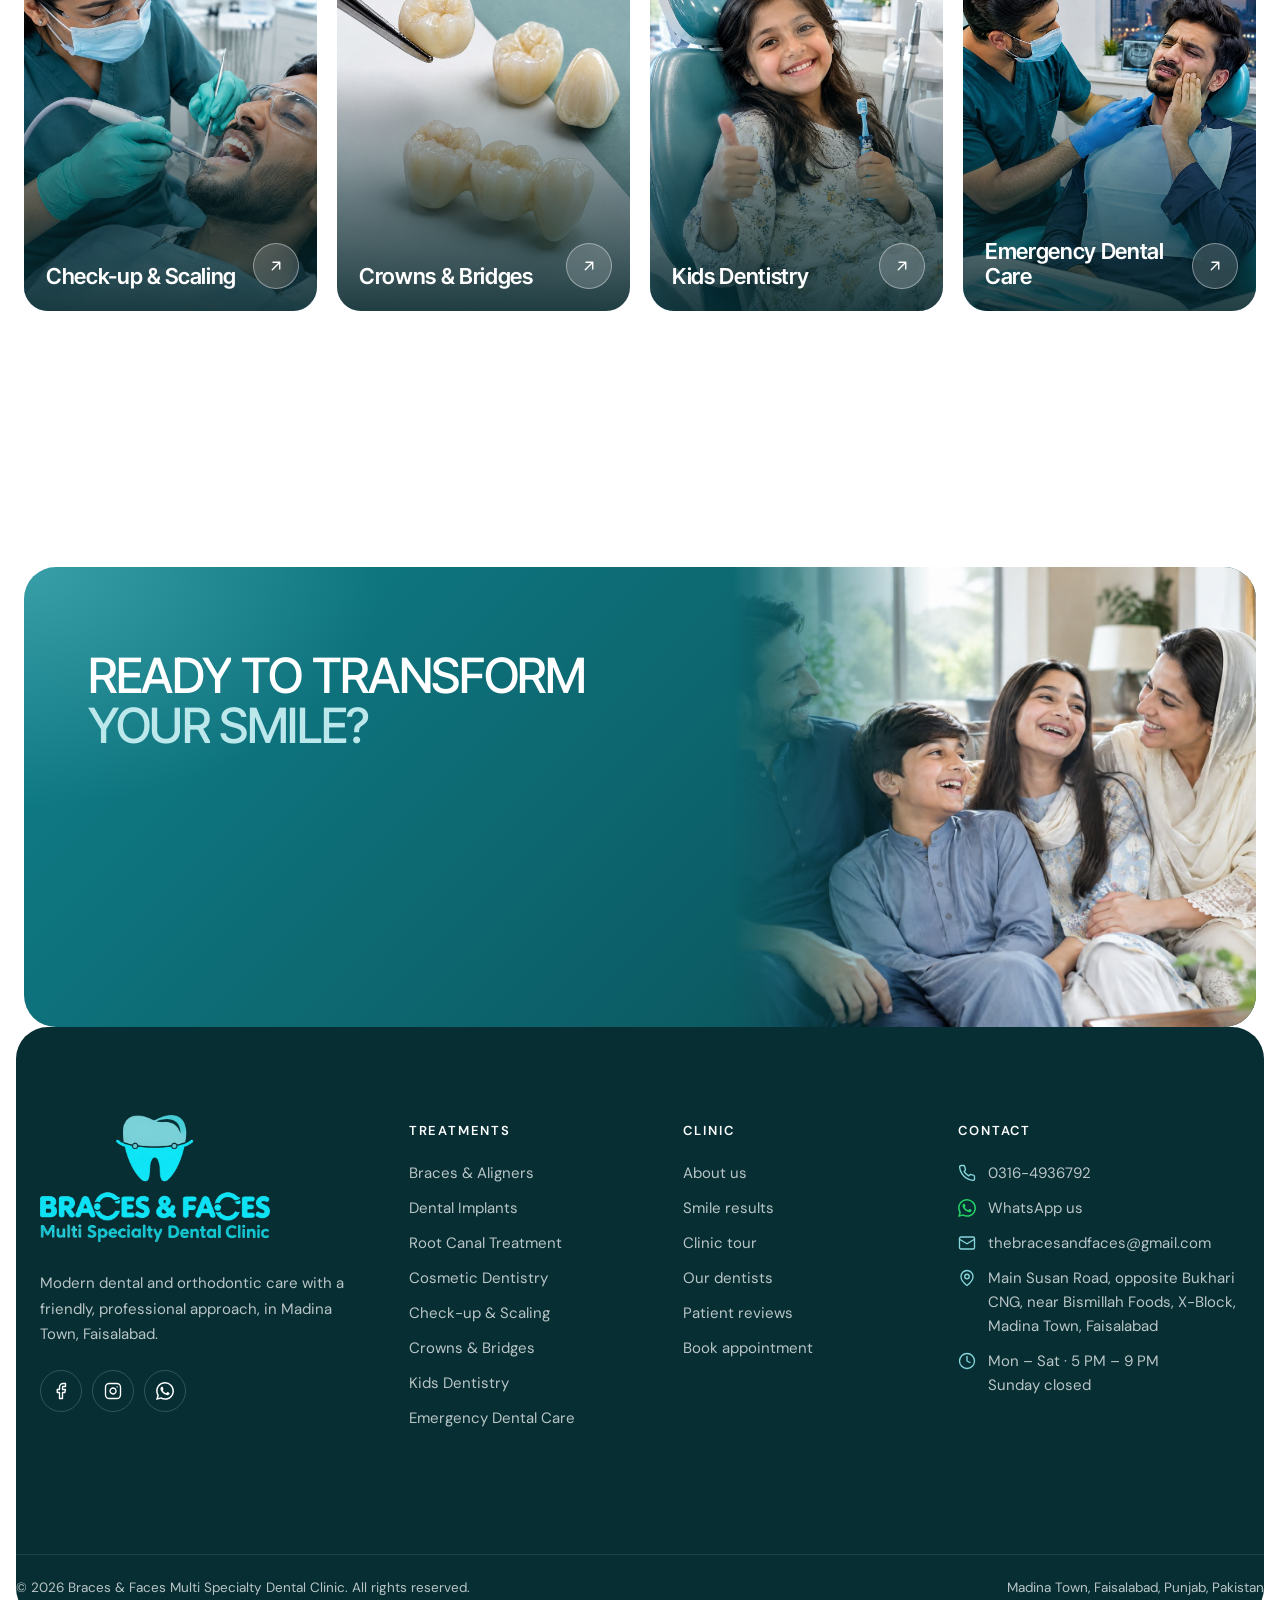
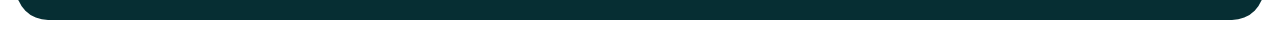
<file: treatments/cosmetic-dentistry/index.html>
<!doctype html>
<html lang="en">
<head>
  <meta charset="utf-8">
  <meta name="viewport" content="width=device-width, initial-scale=1">
  <title>Cosmetic Dentistry in Faisalabad | Braces &amp; Faces</title>
  <meta name="description" content="Cosmetic dentistry in Faisalabad: teeth whitening, veneers, bonding and smile design at Braces &amp; Faces. Call 0316-4936792.">
  <meta name="theme-color" content="#0d646d">
  <link rel="canonical" href="https://dental-prototype-3c.vercel.app/treatments/cosmetic-dentistry/">
  <link rel="icon" type="image/png" sizes="64x64" href="/assets/img/favicon-64.png">
  <link rel="apple-touch-icon" href="/assets/img/apple-touch-icon.png">
  <meta property="og:type" content="website">
  <meta property="og:site_name" content="Braces &amp; Faces Multi Specialty Dental Clinic">
  <meta property="og:title" content="Cosmetic Dentistry in Faisalabad | Braces &amp; Faces">
  <meta property="og:description" content="Cosmetic dentistry in Faisalabad: teeth whitening, veneers, bonding and smile design at Braces &amp; Faces. Call 0316-4936792.">
  <meta property="og:url" content="https://dental-prototype-3c.vercel.app/treatments/cosmetic-dentistry/">
  <meta property="og:image" content="https://dental-prototype-3c.vercel.app/assets/img/w-cosmetic.jpg">
  <meta name="twitter:card" content="summary_large_image">
  <link rel="preconnect" href="https://fonts.googleapis.com">
  <link rel="preconnect" href="https://fonts.gstatic.com" crossorigin>
  <link href="https://fonts.googleapis.com/css2?family=DM+Sans:opsz,wght@9..40,400;9..40,500;9..40,600;9..40,700&family=Inter+Tight:wght@400;500;600;700&display=swap" rel="stylesheet">
  <link rel="stylesheet" href="/assets/css/style.css?v=9360ea0b">
  <script>document.documentElement.classList.add('js');</script>
  <script type="application/ld+json">{"@context": "https://schema.org", "@type": "BreadcrumbList", "itemListElement": [{"@type": "ListItem", "position": 1, "name": "Home", "item": "https://dental-prototype-3c.vercel.app/"}, {"@type": "ListItem", "position": 2, "name": "Treatments", "item": "https://dental-prototype-3c.vercel.app/#treatments"}, {"@type": "ListItem", "position": 3, "name": "Cosmetic Dentistry", "item": "https://dental-prototype-3c.vercel.app/treatments/cosmetic-dentistry/"}]}</script>
</head>
<body data-page="treatment">

<svg width="0" height="0" style="position:absolute" aria-hidden="true" focusable="false">
  <symbol id="i-arrow" viewBox="0 0 24 24"><path d="M7 17L17 7M8 7h9v9"/></symbol>
  <symbol id="i-arrow-r" viewBox="0 0 24 24"><path d="M5 12h14M13 6l6 6-6 6"/></symbol>
  <symbol id="i-chev-l" viewBox="0 0 24 24"><path d="M15 18l-6-6 6-6"/></symbol>
  <symbol id="i-chev-r" viewBox="0 0 24 24"><path d="M9 18l6-6-6-6"/></symbol>
  <symbol id="i-phone" viewBox="0 0 24 24"><path d="M22 16.92v3a2 2 0 0 1-2.18 2 19.79 19.79 0 0 1-8.63-3.07 19.5 19.5 0 0 1-6-6 19.79 19.79 0 0 1-3.07-8.67A2 2 0 0 1 4.11 2h3a2 2 0 0 1 2 1.72c.13.96.36 1.9.7 2.81a2 2 0 0 1-.45 2.11L8.09 9.91a16 16 0 0 0 6 6l1.27-1.27a2 2 0 0 1 2.11-.45c.91.34 1.85.57 2.81.7A2 2 0 0 1 22 16.92z"/></symbol>
  <symbol id="i-pin" viewBox="0 0 24 24"><path d="M20 10c0 6-8 12-8 12s-8-6-8-12a8 8 0 0 1 16 0Z"/><circle cx="12" cy="10" r="3"/></symbol>
  <symbol id="i-clock" viewBox="0 0 24 24"><circle cx="12" cy="12" r="10"/><path d="M12 6v6l4 2"/></symbol>
  <symbol id="i-star" viewBox="0 0 24 24"><path d="M12 2.5l2.94 5.96 6.56.95-4.75 4.63 1.12 6.54L12 17.5l-5.87 3.08 1.12-6.54L2.5 9.41l6.56-.95L12 2.5z"/></symbol>
  <symbol id="i-check" viewBox="0 0 24 24"><path d="M20 6L9 17l-5-5"/></symbol>
  <symbol id="i-shield" viewBox="0 0 24 24"><path d="M12 22s8-4 8-10V5l-8-3-8 3v7c0 6 8 10 8 10z"/><path d="M9 12l2 2 4-4"/></symbol>
  <symbol id="i-scan" viewBox="0 0 24 24"><path d="M3 7V5a2 2 0 0 1 2-2h2M17 3h2a2 2 0 0 1 2 2v2M21 17v2a2 2 0 0 1-2 2h-2M7 21H5a2 2 0 0 1-2-2v-2M7 12h10"/></symbol>
  <symbol id="i-heart" viewBox="0 0 24 24"><path d="M19 14c1.49-1.46 3-3.21 3-5.5A5.5 5.5 0 0 0 16.5 3c-1.76 0-3 .5-4.5 2-1.5-1.5-2.74-2-4.5-2A5.5 5.5 0 0 0 2 8.5c0 2.3 1.5 4.05 3 5.5l7 7Z"/></symbol>
  <symbol id="i-users" viewBox="0 0 24 24"><path d="M16 21v-2a4 4 0 0 0-4-4H6a4 4 0 0 0-4 4v2"/><circle cx="9" cy="7" r="4"/><path d="M22 21v-2a4 4 0 0 0-3-3.87M16 3.13a4 4 0 0 1 0 7.75"/></symbol>
  <symbol id="i-calendar" viewBox="0 0 24 24"><rect x="3" y="4" width="18" height="18" rx="2"/><path d="M16 2v4M8 2v4M3 10h18"/></symbol>
  <symbol id="i-plus" viewBox="0 0 24 24"><path d="M12 5v14M5 12h14"/></symbol>
  <symbol id="i-menu" viewBox="0 0 24 24"><path d="M4 8h16M4 16h11"/></symbol>
  <symbol id="i-close" viewBox="0 0 24 24"><path d="M6 6l12 12M18 6L6 18"/></symbol>
  <symbol id="i-spark" viewBox="0 0 24 24"><path d="M12 2c.75 6.1 3.9 9.25 10 10-6.1.75-9.25 3.9-10 10-.75-6.1-3.9-9.25-10-10 6.1-.75 9.25-3.9 10-10z"/></symbol>
  <symbol id="i-quote" viewBox="0 0 24 24"><path d="M10 7H6a3 3 0 0 0-3 3v4h5v5H3M21 7h-4a3 3 0 0 0-3 3v4h5v5h-5" fill="none"/></symbol>
  <symbol id="i-tooth" viewBox="0 0 24 24"><path d="M8.5 3C6 3 4.5 4.8 4.5 7.6c0 2.4 1 4 1.5 6.4.5 2.6 1 4.9 2.4 4.9 1.5 0 1.7-2.4 2.2-4.2.3-1.2.8-1.7 1.4-1.7s1.1.5 1.4 1.7c.5 1.8.7 4.2 2.2 4.2 1.4 0 1.9-2.3 2.4-4.9.5-2.4 1.5-4 1.5-6.4C19.5 4.8 18 3 15.5 3c-1.7 0-2.5.8-3.5.8S10.2 3 8.5 3Z"/></symbol>
  <symbol id="i-smile" viewBox="0 0 24 24"><circle cx="12" cy="12" r="10"/><path d="M8 14s1.5 2 4 2 4-2 4-2M9 9h.01M15 9h.01"/></symbol>
  <symbol id="i-alert" viewBox="0 0 24 24"><path d="M10.29 3.86L1.82 18a2 2 0 0 0 1.71 3h16.94a2 2 0 0 0 1.71-3L13.71 3.86a2 2 0 0 0-3.42 0z"/><path d="M12 9v4M12 17h.01"/></symbol>
  <symbol id="i-mail" viewBox="0 0 24 24"><rect x="2" y="4" width="20" height="16" rx="2"/><path d="M22 7l-10 6L2 7"/></symbol>
  <symbol id="i-fb" viewBox="0 0 24 24"><path d="M18 2h-3a5 5 0 0 0-5 5v3H7v4h3v8h4v-8h3l1-4h-4V7a1 1 0 0 1 1-1h3z"/></symbol>
  <symbol id="i-ig" viewBox="0 0 24 24"><rect x="2" y="2" width="20" height="20" rx="5"/><path d="M16 11.37A4 4 0 1 1 12.63 8 4 4 0 0 1 16 11.37zM17.5 6.5h.01"/></symbol>
  <symbol id="i-wa" viewBox="0 0 24 24"><path d="M17.47 14.38c-.3-.15-1.76-.87-2.03-.97-.27-.1-.47-.15-.67.15-.2.3-.77.97-.94 1.16-.17.2-.35.22-.64.07-.3-.15-1.26-.46-2.39-1.47-.88-.79-1.48-1.76-1.65-2.06-.17-.3-.02-.46.13-.6.13-.14.3-.35.45-.52.15-.17.2-.3.3-.5.1-.2.05-.37-.03-.52-.07-.15-.67-1.61-.92-2.2-.24-.58-.49-.5-.67-.51h-.57c-.2 0-.52.07-.79.37-.27.3-1.04 1.02-1.04 2.48 0 1.46 1.07 2.88 1.21 3.07.15.2 2.1 3.2 5.08 4.49.71.31 1.26.49 1.7.63.71.22 1.36.19 1.87.12.57-.09 1.76-.72 2-1.41.25-.7.25-1.29.17-1.41-.07-.12-.27-.2-.57-.35zM12.05 21.8h-.01a9.87 9.87 0 0 1-5.03-1.38l-.36-.21-3.74.98 1-3.65-.24-.37a9.86 9.86 0 0 1-1.51-5.26c0-5.45 4.44-9.88 9.89-9.88 2.64 0 5.12 1.03 6.99 2.9a9.83 9.83 0 0 1 2.89 6.99c0 5.45-4.43 9.88-9.88 9.88zm8.41-18.3A11.82 11.82 0 0 0 12.05 0C5.5 0 .16 5.34.16 11.89c0 2.1.55 4.14 1.59 5.95L.06 24l6.3-1.65a11.88 11.88 0 0 0 5.68 1.45h.01c6.55 0 11.89-5.34 11.89-11.89 0-3.18-1.24-6.16-3.48-8.41z"/></symbol>
</svg>

<!-- ============ NAV ============ -->
<div class="nav" id="nav">
  <div class="nav-inner">
    <a href="/" class="brand" aria-label="Braces &amp; Faces Multi Specialty Dental Clinic, home">
      <img class="brand-mark" src="/assets/img/logo-mark.png" alt="" width="46" height="46">
      <span class="brand-text"><span class="brand-name">Braces &amp; Faces</span><span class="brand-sub">Multi Specialty Dental Clinic</span></span>
    </a>
    <nav class="nav-links" aria-label="Primary">
      <a href="/#home">Home</a>
      <div class="nav-dd">
        <a href="/#treatments" class="active">Treatments <svg class="ico"><use href="#i-chev-r"/></svg></a>
        <div class="dd-panel">
          <a href="/treatments/orthodontics/"><img src="/assets/img/t-ortho.jpg" alt="" loading="lazy"><span><strong>Braces &amp; Aligners</strong><small>Braces, aligners, bite correction</small></span></a>
          <a href="/treatments/dental-implants/"><img src="/assets/img/t-implants.jpg" alt="" loading="lazy"><span><strong>Dental Implants</strong><small>Permanent tooth replacement</small></span></a>
          <a href="/treatments/root-canal-treatment/"><img src="/assets/img/t-rootcanal.jpg" alt="" loading="lazy"><span><strong>Root Canal Treatment</strong><small>Relieve pain, save the tooth</small></span></a>
          <a href="/treatments/cosmetic-dentistry/"><img src="/assets/img/t-cosmetic.jpg" alt="" loading="lazy"><span><strong>Cosmetic Dentistry</strong><small>Whitening, veneers, bonding</small></span></a>
          <a href="/treatments/checkup-and-cleaning/"><img src="/assets/img/t-checkup.jpg" alt="" loading="lazy"><span><strong>Check-up &amp; Scaling</strong><small>Exams, scaling &amp; polishing</small></span></a>
          <a href="/treatments/crowns-and-bridges/"><img src="/assets/img/t-crowns.jpg" alt="" loading="lazy"><span><strong>Crowns &amp; Bridges</strong><small>Restore strength and shape</small></span></a>
          <a href="/treatments/kids-dentistry/"><img src="/assets/img/t-kids.jpg" alt="" loading="lazy"><span><strong>Kids Dentistry</strong><small>Gentle care for growing smiles</small></span></a>
          <a href="/treatments/emergency-dental-care/"><img src="/assets/img/t-emergency.jpg" alt="" loading="lazy"><span><strong>Emergency Dental Care</strong><small>Toothache, broken teeth, swelling</small></span></a>
          <a class="dd-all" href="/#treatments">View all treatments</a>
        </div>
      </div>
      <a href="/#about">About</a>
      <a href="/#gallery">Results</a>
      <a href="/#dentists">Dentists</a>
      <a href="/#contact">Contact</a>
    </nav>
    <a class="btn btn-light nav-cta no-rot" href="tel:+923164936792">Book a Call <span class="ic"><svg class="ico"><use href="#i-phone"/></svg></span></a>
    <button class="burger" id="burger" aria-label="Open menu"><svg class="ico"><use href="#i-menu"/></svg></button>
  </div>
</div>

<!-- Mobile menu -->
<div class="mmenu" id="mmenu" aria-hidden="true">
  <div class="mmenu-top">
    <a href="/" class="brand" aria-label="Braces &amp; Faces Multi Specialty Dental Clinic, home" data-close>
      <img class="brand-mark" src="/assets/img/logo-mark.png" alt="" width="46" height="46">
      <span class="brand-text"><span class="brand-name">Braces &amp; Faces</span><span class="brand-sub">Multi Specialty Dental Clinic</span></span>
    </a>
    <button class="mmenu-close" data-close aria-label="Close menu"><svg class="ico"><use href="#i-close"/></svg></button>
  </div>
  <nav>
    <a href="/#home" data-close>Home</a>
    <a href="/#treatments" data-close>Treatments</a>
    <div class="m-sub">
      <a href="/treatments/orthodontics/" data-close>Braces &amp; Aligners</a>
      <a href="/treatments/dental-implants/" data-close>Dental Implants</a>
      <a href="/treatments/root-canal-treatment/" data-close>Root Canal Treatment</a>
      <a href="/treatments/cosmetic-dentistry/" data-close>Cosmetic Dentistry</a>
      <a href="/treatments/checkup-and-cleaning/" data-close>Check-up &amp; Scaling</a>
      <a href="/treatments/crowns-and-bridges/" data-close>Crowns &amp; Bridges</a>
      <a href="/treatments/kids-dentistry/" data-close>Kids Dentistry</a>
      <a href="/treatments/emergency-dental-care/" data-close>Emergency Dental Care</a>
    </div>
    <a href="/#about" data-close>About</a>
    <a href="/#gallery" data-close>Results</a>
    <a href="/#dentists" data-close>Dentists</a>
    <a href="/#contact" data-close>Contact</a>
  </nav>
  <div class="mmenu-foot">
    <span>Susan Road, Madina Town, Faisalabad · Mon – Sat · 5 PM – 9 PM</span>
    <a class="btn btn-light no-rot" href="tel:+923164936792">Call 0316-4936792 <span class="ic"><svg class="ico"><use href="#i-phone"/></svg></span></a>
  </div>
</div>

<!-- ============ PAGE HERO ============ -->
<header class="hero page-hero" id="home">
  <div class="hero-slides" id="heroSlides">
    <div class="slide is-active"><img src="/assets/img/w-cosmetic.jpg" alt="Woman admiring her new smile in a hand mirror" fetchpriority="high"></div>
  </div>
  <div class="hero-shade"></div>

  <div class="hero-content" id="heroContent">
    <nav class="pill-badge crumbs" aria-label="Breadcrumb" data-reveal="blur" style="--d:150ms"><i class="dot"></i> <a href="/">Home</a><span class="sep">/</span><a href="/#treatments">Treatments</a><span class="sep">/</span><span>Cosmetic Dentistry</span></nav>
    <h1 data-split style="--d:250ms">A brighter smile, <span class="soft">made</span> for you.</h1>
    <p class="hero-text" data-reveal="blur" style="--d:700ms">From professional whitening to veneers and bonding, cosmetic dentistry improves the colour, shape and symmetry of your teeth, with natural-looking results tailored to your face.</p>
    <div class="hero-actions" data-reveal style="--d:850ms">
      <a class="btn btn-light" href="/?t=cosmetic-dentistry#contact">Book Cosmetic Dentistry <span class="ic"><svg class="ico"><use href="#i-arrow"/></svg></span></a>
      <a class="btn btn-glass" href="https://wa.me/923164936792?text=Assalam-o-Alaikum%21%20I%27d%20like%20to%20ask%20about%20Cosmetic%20Dentistry%20at%20Braces%20%26%20Faces." target="_blank" rel="noopener"><svg class="ico fill"><use href="#i-wa"/></svg> Ask on WhatsApp</a>
    </div>
  </div>

  <div class="hero-bottom">
    <div class="hero-facts" data-reveal style="--d:1000ms">
      <div class="fact"><small>Treatments</small><strong>Whitening, veneers, bonding</strong></div>
      <div class="fact"><small>Whitening</small><strong>Often a single visit</strong></div>
      <div class="fact"><small>Results</small><strong>Natural-looking</strong></div>
    </div>
  </div>
</header>

<!-- ============ QUICK INFO ============ -->
<section class="quick" aria-label="Clinic contact details">
  <div class="container quick-grid">
    <a class="q-item" href="tel:+923164936792" data-reveal>
      <span class="q-ic"><svg class="ico"><use href="#i-phone"/></svg></span>
      <span><small>Call for an appointment</small><strong>0316-4936792</strong></span>
    </a>
    <a class="q-item" href="https://maps.app.goo.gl/7f4cEsK4gpgcAALK6" target="_blank" rel="noopener" data-reveal style="--d:100ms">
      <span class="q-ic"><svg class="ico"><use href="#i-pin"/></svg></span>
      <span><small>Visit the clinic</small><strong>Susan Road, Madina Town</strong></span>
    </a>
    <div class="q-item" data-reveal style="--d:200ms">
      <span class="q-ic"><svg class="ico"><use href="#i-clock"/></svg></span>
      <span><small>Opening hours</small><strong>Mon – Sat · 5 PM – 9 PM</strong></span>
    </div>
    <a class="btn btn-primary" href="/#contact" data-reveal style="--d:300ms">Book Appointment <span class="ic"><svg class="ico"><use href="#i-arrow"/></svg></span></a>
  </div>
</section>

<!-- ============ OVERVIEW ============ -->
<section class="section" id="overview">
  <div class="container ov-grid">
    <figure class="media ov-img" data-reveal="img">
      <div class="px" data-parallax="0.08"><img src="/assets/img/t-cosmetic.jpg" alt="Dentist matching a tooth shade guide to a patient's smile" loading="lazy"></div>
    </figure>
    <div class="ov-copy">
      <h2 class="h2" data-split><span class="eyebrow">Cosmetic Dentistry <b>/</b></span> Cosmetic care with <em>natural results</em></h2>
        <p class="lead" data-reveal="blur">Cosmetic dentistry focuses on how your teeth, smile and overall facial aesthetics look. Treatments include teeth whitening, veneers, bonding and reshaping to improve colour, shape, alignment and symmetry.</p>
        <p class="lead" data-reveal="blur">Whether it's tea and coffee stains, a chipped edge, small gaps or uneven teeth, we plan every treatment around your goals, so the result looks like you, only brighter.</p>
      <ul class="checks" data-reveal>
          <li><span class="ck"><svg class="ico"><use href="#i-check"/></svg></span>Improves the colour, shape and alignment of teeth</li>
          <li><span class="ck"><svg class="ico"><use href="#i-check"/></svg></span>Brighter, more confident smile</li>
          <li><span class="ck"><svg class="ico"><use href="#i-check"/></svg></span>Personalised to your face and goals</li>
          <li><span class="ck"><svg class="ico"><use href="#i-check"/></svg></span>Conservative options that protect healthy enamel</li>
      </ul>
      <div class="about-actions" data-reveal>
        <a class="btn btn-primary" href="/?t=cosmetic-dentistry#contact">Book a Consultation <span class="ic"><svg class="ico"><use href="#i-arrow"/></svg></span></a>
        <a class="link-arrow" href="tel:+923164936792">Call 0316-4936792 <svg class="ico"><use href="#i-arrow-r"/></svg></a>
      </div>
    </div>
  </div>
</section>

<!-- ============ IS IT FOR YOU ============ -->
<section class="section signs" id="signs">
  <div class="container">
    <div class="sec-head">
      <h2 class="h2" data-split><span class="eyebrow">Is it right for you? <b>/</b></span> Signs you may <em>need this</em></h2>
      <div class="sec-head-side">
        <p class="lead" data-reveal="blur">Not sure? Book a consultation and we'll examine your teeth and explain every option honestly, with no pressure to go ahead.</p>
      </div>
    </div>
    <div class="sign-grid">
      <div class="sign" data-reveal style="--d:0ms">
        <span class="f-ic"><svg class="ico"><use href="#i-spark"/></svg></span>
        <h3>Stained teeth</h3>
        <p>Yellowing from tea, coffee or smoking that brushing can't remove.</p>
      </div>
      <div class="sign" data-reveal style="--d:100ms">
        <span class="f-ic"><svg class="ico"><use href="#i-tooth"/></svg></span>
        <h3>Chips &amp; worn edges</h3>
        <p>Small chips or uneven edges that can be repaired with bonding.</p>
      </div>
      <div class="sign" data-reveal style="--d:200ms">
        <span class="f-ic"><svg class="ico"><use href="#i-smile"/></svg></span>
        <h3>Small gaps</h3>
        <p>Minor spaces that bonding or veneers can close without braces.</p>
      </div>
      <div class="sign" data-reveal style="--d:300ms">
        <span class="f-ic"><svg class="ico"><use href="#i-heart"/></svg></span>
        <h3>Special occasions</h3>
        <p>Weddings and events, when you want your smile at its best.</p>
      </div>
    </div>
  </div>
</section>

<!-- ============ PROCESS ============ -->
<section class="section process" id="process" style="margin-top: clamp(20px, 3vw, 32px);">
  <div class="container">
    <div class="process-head">
      <div>
        <h2 class="h2" data-split><span class="eyebrow">Step by step <b>/</b></span> What to expect <em>at every visit</em></h2>
        <p class="lead" data-reveal="blur">We explain each stage before we begin, share costs upfront and make sure you're comfortable throughout.</p>
        <div class="process-actions" data-reveal>
          <a class="btn btn-light" href="/?t=cosmetic-dentistry#contact">Book your visit <span class="ic"><svg class="ico"><use href="#i-arrow"/></svg></span></a>
          <a class="btn btn-glass" href="https://wa.me/923164936792?text=Assalam-o-Alaikum%21%20I%27d%20like%20to%20ask%20about%20Cosmetic%20Dentistry%20at%20Braces%20%26%20Faces." target="_blank" rel="noopener"><svg class="ico fill"><use href="#i-wa"/></svg> WhatsApp us</a>
        </div>
      </div>
      <figure class="media process-img" data-reveal="img">
        <div class="px" data-parallax="0.08"><img src="/assets/img/clinic-room.jpg" alt="Treatment room at Braces &amp; Faces dental clinic" loading="lazy"></div>
      </figure>
    </div>

    <div class="steps" id="steps">
      <div class="steps-line"><i id="stepsFill"></i></div>
      <div class="step" data-reveal><div class="step-num">01</div><h3>Smile consultation</h3><p>We talk about what you'd like to change and check your teeth and gums are healthy.</p></div>
      <div class="step" data-reveal style="--d:120ms"><div class="step-num">02</div><h3>Your smile plan</h3><p>We recommend whitening, bonding, veneers or a combination, with clear costs.</p></div>
      <div class="step" data-reveal style="--d:240ms"><div class="step-num">03</div><h3>Treatment</h3><p>Careful, comfortable treatment with shades matched to suit your complexion.</p></div>
      <div class="step" data-reveal style="--d:360ms"><div class="step-num">04</div><h3>Aftercare</h3><p>Simple tips to keep your new smile bright, plus regular check-ups.</p></div>
    </div>
  </div>
</section>

<!-- ============ RESULTS ============ -->
<section class="section gallery-sec" id="results">
  <div class="container">
    <div class="sec-head">
      <h2 class="h2" data-split><span class="eyebrow">Real Results <b>/</b></span> Real patients, <em>real smiles</em></h2>
      <div class="sec-head-side">
        <p class="lead" data-reveal="blur">These before and after photos are from patients treated at Braces &amp; Faces.</p>
        <a class="link-arrow" href="/#gallery" data-reveal>See more results <svg class="ico"><use href="#i-arrow-r"/></svg></a>
      </div>
    </div>
    <div class="ba-grid">
      <figure class="ba-card" data-reveal style="--d:0ms">
        <div class="ba-img"><img src="/assets/img/ba-5.jpg" alt="Before and after: stained, dull teeth, real patient at Braces &amp; Faces" loading="lazy"><span class="ba-tag before">Before</span><span class="ba-tag after">After</span></div>
        <figcaption class="ba-cap"><strong>Stained, dull teeth</strong><span>Whitening</span></figcaption>
      </figure>
      <figure class="ba-card" data-reveal style="--d:100ms">
        <div class="ba-img"><img src="/assets/img/ba-3.jpg" alt="Before and after: crooked front teeth, real patient at Braces &amp; Faces" loading="lazy"><span class="ba-tag before">Before</span><span class="ba-tag after">After</span></div>
        <figcaption class="ba-cap"><strong>Crooked front teeth</strong><span>Smile correction</span></figcaption>
      </figure>
      <figure class="ba-card" data-reveal style="--d:200ms">
        <div class="ba-img"><img src="/assets/img/ba-2.jpg" alt="Before and after: crowding and gaps, real patient at Braces &amp; Faces" loading="lazy"><span class="ba-tag before">Before</span><span class="ba-tag after">After</span></div>
        <figcaption class="ba-cap"><strong>Crowding &amp; gaps</strong><span>Orthodontics</span></figcaption>
      </figure>
    </div>
    <p class="ba-note">Real patient photos from Braces &amp; Faces. Individual results vary from case to case.</p>
  </div>
</section>

<!-- ============ DENTIST ============ -->
<section class="section" id="dentist">
  <div class="container">
    <div class="sec-head">
      <h2 class="h2" data-split><span class="eyebrow">Your dentist <b>/</b></span> Experienced, <em>caring hands</em></h2>
      <div class="sec-head-side">
        <p class="lead" data-reveal="blur">Your treatment is planned and carried out by qualified, government-authorised dentists who also serve at Allied Hospital Faisalabad.</p>
      </div>
    </div>
    <div class="lead-doc">
      <div class="doc-photo" data-reveal="card"><img src="/assets/img/doc-ansar.jpg" alt="Dr. M. Ansar Bilal" loading="lazy"></div>
      <div data-reveal>
        <span class="eyebrow">General &amp; Restorative Dentist <b>/</b></span>
        <h3>Dr. M. Ansar Bilal</h3>
        <span class="doc-quals">BDS (de'Mont), RDS</span>
        <ul class="doc-points">
        <li><svg class="ico"><use href="#i-check"/></svg><span>Serving at Allied Hospital Faisalabad after years in RHC and THQ hospitals</span></li>
        <li><svg class="ico"><use href="#i-check"/></svg><span>Honorary teaching at PMC Dental Institute, FMU since 2022</span></li>
        <li><svg class="ico"><use href="#i-check"/></svg><span>11 years of experience in general dentistry</span></li>
        <li><svg class="ico"><use href="#i-check"/></svg><span>Root canals, extractions, minor oral surgery, implants and prosthetics</span></li>
        </ul>
        <a class="btn btn-primary" href="/?t=cosmetic-dentistry#contact">Book with Dr. Ansar <span class="ic"><svg class="ico"><use href="#i-arrow"/></svg></span></a>
      </div>
    </div>
  </div>
</section>

<!-- ============ FAQ ============ -->
<section class="section" id="faq">
  <div class="container faq-grid">
    <div class="faq-aside">
      <h2 class="h2" data-split><span class="eyebrow">FAQ <b>/</b></span> Cosmetic Dentistry, <em>answered</em></h2>
      <p class="lead" data-reveal="blur">Common questions about this treatment. If yours isn't here, call or WhatsApp us and we'll be happy to help.</p>
      <div class="help-card" data-reveal>
        <img src="/assets/img/doc-ansar.jpg" alt="">
        <div><strong>Still have a question?</strong><span>Call or WhatsApp <a href="tel:+923164936792">0316-4936792</a></span></div>
      </div>
    </div>
    <div class="acc">
      <div class="acc-item open" data-reveal>
        <button class="acc-q" aria-expanded="true">Is professional whitening safe? <span class="pm"><svg class="ico"><use href="#i-plus"/></svg></span></button>
        <div class="acc-a"><div><p>Yes. Professional whitening is carried out under supervision with controlled products, after we check your teeth and gums. It is safer and more even than most over-the-counter kits.</p></div></div>
      </div>
      <div class="acc-item" data-reveal style="--d:80ms">
        <button class="acc-q" aria-expanded="false">How long does whitening last? <span class="pm"><svg class="ico"><use href="#i-plus"/></svg></span></button>
        <div class="acc-a"><div><p>Results typically last from several months to a couple of years, depending on diet and habits. Cutting back on tea, coffee and smoking helps the results last longer.</p></div></div>
      </div>
      <div class="acc-item" data-reveal style="--d:160ms">
        <button class="acc-q" aria-expanded="false">What's the difference between bonding and veneers? <span class="pm"><svg class="ico"><use href="#i-plus"/></svg></span></button>
        <div class="acc-a"><div><p>Bonding uses tooth-coloured resin to repair chips or close small gaps, usually in one visit. Veneers are thin custom shells that cover the front of teeth for a bigger change in shape and colour.</p></div></div>
      </div>
      <div class="acc-item" data-reveal style="--d:240ms">
        <button class="acc-q" aria-expanded="false">Will cosmetic treatment look fake? <span class="pm"><svg class="ico"><use href="#i-plus"/></svg></span></button>
        <div class="acc-a"><div><p>Not when it's planned well. We choose shades and shapes that suit your face and your natural teeth, so the result looks healthy and natural.</p></div></div>
      </div>
    </div>
  </div>
</section>

<!-- ============ RELATED ============ -->
<section class="section related" style="padding-top: 0;">
  <div class="container">
    <div class="sec-head">
      <h2 class="h2" data-split><span class="eyebrow">More treatments <b>/</b></span> Explore <em>other services</em></h2>
      <div class="sec-head-side">
        <a class="link-arrow" href="/#treatments" data-reveal>View all treatments <svg class="ico"><use href="#i-arrow-r"/></svg></a>
      </div>
    </div>
    <div class="t-grid">
      <article class="t-card" data-reveal="card">
        <figure class="t-media"><img src="/assets/img/t-checkup.jpg" alt="Hygienist cleaning a patient's teeth with an ultrasonic scaler" loading="lazy"></figure>
        <a class="t-cover" href="/treatments/checkup-and-cleaning/" aria-label="Check-up &amp; Scaling" tabindex="-1"></a>
        <span class="t-num">05</span>
        <div class="t-body"><h3>Check-up &amp; Scaling</h3><p>Routine examinations plus professional scaling and polishing for healthy gums and fresh breath.</p></div>
        <a class="t-go" href="/treatments/checkup-and-cleaning/" aria-label="Learn about Check-up &amp; Scaling"><svg class="ico"><use href="#i-arrow"/></svg></a>
      </article>
      <article class="t-card" data-reveal="card" style="--d:90ms">
        <figure class="t-media"><img src="/assets/img/t-crowns.jpg" alt="Porcelain dental crowns and a dental bridge" loading="lazy"></figure>
        <a class="t-cover" href="/treatments/crowns-and-bridges/" aria-label="Crowns &amp; Bridges" tabindex="-1"></a>
        <span class="t-num">06</span>
        <div class="t-body"><h3>Crowns &amp; Bridges</h3><p>Strong, tooth-coloured crowns and bridges custom-made to restore your bite and smile.</p></div>
        <a class="t-go" href="/treatments/crowns-and-bridges/" aria-label="Learn about Crowns &amp; Bridges"><svg class="ico"><use href="#i-arrow"/></svg></a>
      </article>
      <article class="t-card" data-reveal="card" style="--d:180ms">
        <figure class="t-media"><img src="/assets/img/t-kids.jpg" alt="Happy young girl giving a thumbs up in the dental chair" loading="lazy"></figure>
        <a class="t-cover" href="/treatments/kids-dentistry/" aria-label="Kids Dentistry" tabindex="-1"></a>
        <span class="t-num">07</span>
        <div class="t-body"><h3>Kids Dentistry</h3><p>Gentle, friendly care that keeps children's visits calm, fun and fear-free.</p></div>
        <a class="t-go" href="/treatments/kids-dentistry/" aria-label="Learn about Kids Dentistry"><svg class="ico"><use href="#i-arrow"/></svg></a>
      </article>
      <article class="t-card" data-reveal="card" style="--d:270ms">
        <figure class="t-media"><img src="/assets/img/t-emergency.jpg" alt="Man with toothache being reassured by his dentist" loading="lazy"></figure>
        <a class="t-cover" href="/treatments/emergency-dental-care/" aria-label="Emergency Dental Care" tabindex="-1"></a>
        <span class="t-num">08</span>
        <div class="t-body"><h3>Emergency Dental Care</h3><p>Prompt relief for severe toothache, broken teeth, swelling and dental injuries.</p></div>
        <a class="t-go" href="/treatments/emergency-dental-care/" aria-label="Learn about Emergency Dental Care"><svg class="ico"><use href="#i-arrow"/></svg></a>
      </article>
    </div>
  </div>
</section>

<!-- ============ CTA ============ -->
<section class="cta">
  <div class="container">
    <div class="cta-inner" data-reveal="scale">
      <div class="cta-copy">
        <h2 class="h2" data-split>Ready to transform <em>your smile?</em></h2>
        <p data-reveal="blur" style="--d:300ms">Schedule your consultation today. Call or WhatsApp us and we'll find a time that suits you, Monday to Saturday, 5 PM to 9 PM.</p>
        <div class="cta-actions" data-reveal style="--d:450ms">
          <a class="btn btn-light no-rot" href="tel:+923164936792">Call 0316-4936792 <span class="ic"><svg class="ico"><use href="#i-phone"/></svg></span></a>
          <a class="btn btn-glass" href="https://wa.me/923164936792" target="_blank" rel="noopener"><svg class="ico fill"><use href="#i-wa"/></svg> Chat on WhatsApp</a>
        </div>
      </div>
      <figure class="cta-img"><img src="/assets/img/family.jpg" alt="Smiling family with healthy teeth" loading="lazy"></figure>
    </div>
  </div>
</section>

<!-- ============ FOOTER ============ -->
<footer class="footer">
  <div class="container">
    <div class="footer-top">
      <div class="footer-about">
        <a href="/" class="footer-logo" aria-label="Braces &amp; Faces Multi Specialty Dental Clinic, home"><img src="/assets/img/logo-full.png" alt="Braces &amp; Faces Multi Specialty Dental Clinic" width="700" height="387" loading="lazy"></a>
        <p>Modern dental and orthodontic care with a friendly, professional approach, in Madina Town, Faisalabad.</p>
        <div class="socials">
          <a href="https://www.facebook.com/p/Braces-And-Faces-Multi-Speciality-Dental-Clinic-61570548583635/" target="_blank" rel="noopener" aria-label="Facebook"><svg class="ico"><use href="#i-fb"/></svg></a>
          <a href="https://www.instagram.com/braces.and.faces.fsd/" target="_blank" rel="noopener" aria-label="Instagram"><svg class="ico"><use href="#i-ig"/></svg></a>
          <a href="https://wa.me/923164936792" target="_blank" rel="noopener" aria-label="WhatsApp"><svg class="ico fill"><use href="#i-wa"/></svg></a>
        </div>
      </div>
      <div>
        <h4>Treatments</h4>
        <ul>
          <li><a href="/treatments/orthodontics/">Braces &amp; Aligners</a></li>
          <li><a href="/treatments/dental-implants/">Dental Implants</a></li>
          <li><a href="/treatments/root-canal-treatment/">Root Canal Treatment</a></li>
          <li><a href="/treatments/cosmetic-dentistry/">Cosmetic Dentistry</a></li>
          <li><a href="/treatments/checkup-and-cleaning/">Check-up &amp; Scaling</a></li>
          <li><a href="/treatments/crowns-and-bridges/">Crowns &amp; Bridges</a></li>
          <li><a href="/treatments/kids-dentistry/">Kids Dentistry</a></li>
          <li><a href="/treatments/emergency-dental-care/">Emergency Dental Care</a></li>
        </ul>
      </div>
      <div>
        <h4>Clinic</h4>
        <ul>
          <li><a href="/#about">About us</a></li>
          <li><a href="/#gallery">Smile results</a></li>
          <li><a href="/#clinic">Clinic tour</a></li>
          <li><a href="/#dentists">Our dentists</a></li>
          <li><a href="/#reviews">Patient reviews</a></li>
          <li><a href="/#contact">Book appointment</a></li>
        </ul>
      </div>
      <div>
        <h4>Contact</h4>
        <ul class="contact-list">
          <li><svg class="ico"><use href="#i-phone"/></svg><a href="tel:+923164936792">0316-4936792</a></li>
          <li><svg class="ico fill" style="color:#25d366"><use href="#i-wa"/></svg><a href="https://wa.me/923164936792" target="_blank" rel="noopener">WhatsApp us</a></li>
          <li><svg class="ico"><use href="#i-mail"/></svg><a href="mailto:thebracesandfaces@gmail.com">thebracesandfaces@gmail.com</a></li>
          <li><svg class="ico"><use href="#i-pin"/></svg><a href="https://maps.app.goo.gl/7f4cEsK4gpgcAALK6" target="_blank" rel="noopener">Main Susan Road, opposite Bukhari CNG, near Bismillah Foods, X-Block, Madina Town, Faisalabad</a></li>
          <li><svg class="ico"><use href="#i-clock"/></svg><span>Mon – Sat · 5 PM – 9 PM<br>Sunday closed</span></li>
        </ul>
      </div>
    </div>
  </div>
  <div class="footer-word" id="footerWord" aria-hidden="true">Braces &amp; Faces</div>
  <div class="container footer-bottom">
    <span>© <span id="year">2026</span> Braces &amp; Faces Multi Specialty Dental Clinic. All rights reserved.</span>
    <span>Madina Town, Faisalabad, Punjab, Pakistan</span>
  </div>
</footer>

<a class="wa-float" id="waFloat" href="https://wa.me/923164936792" target="_blank" rel="noopener" aria-label="Chat with us on WhatsApp">
  <span class="tip">Chat with us</span>
  <svg class="ico fill"><use href="#i-wa"/></svg>
</a>

<script src="/assets/js/main.js?v=f1e44407"></script>
</body>
</html>
</file>
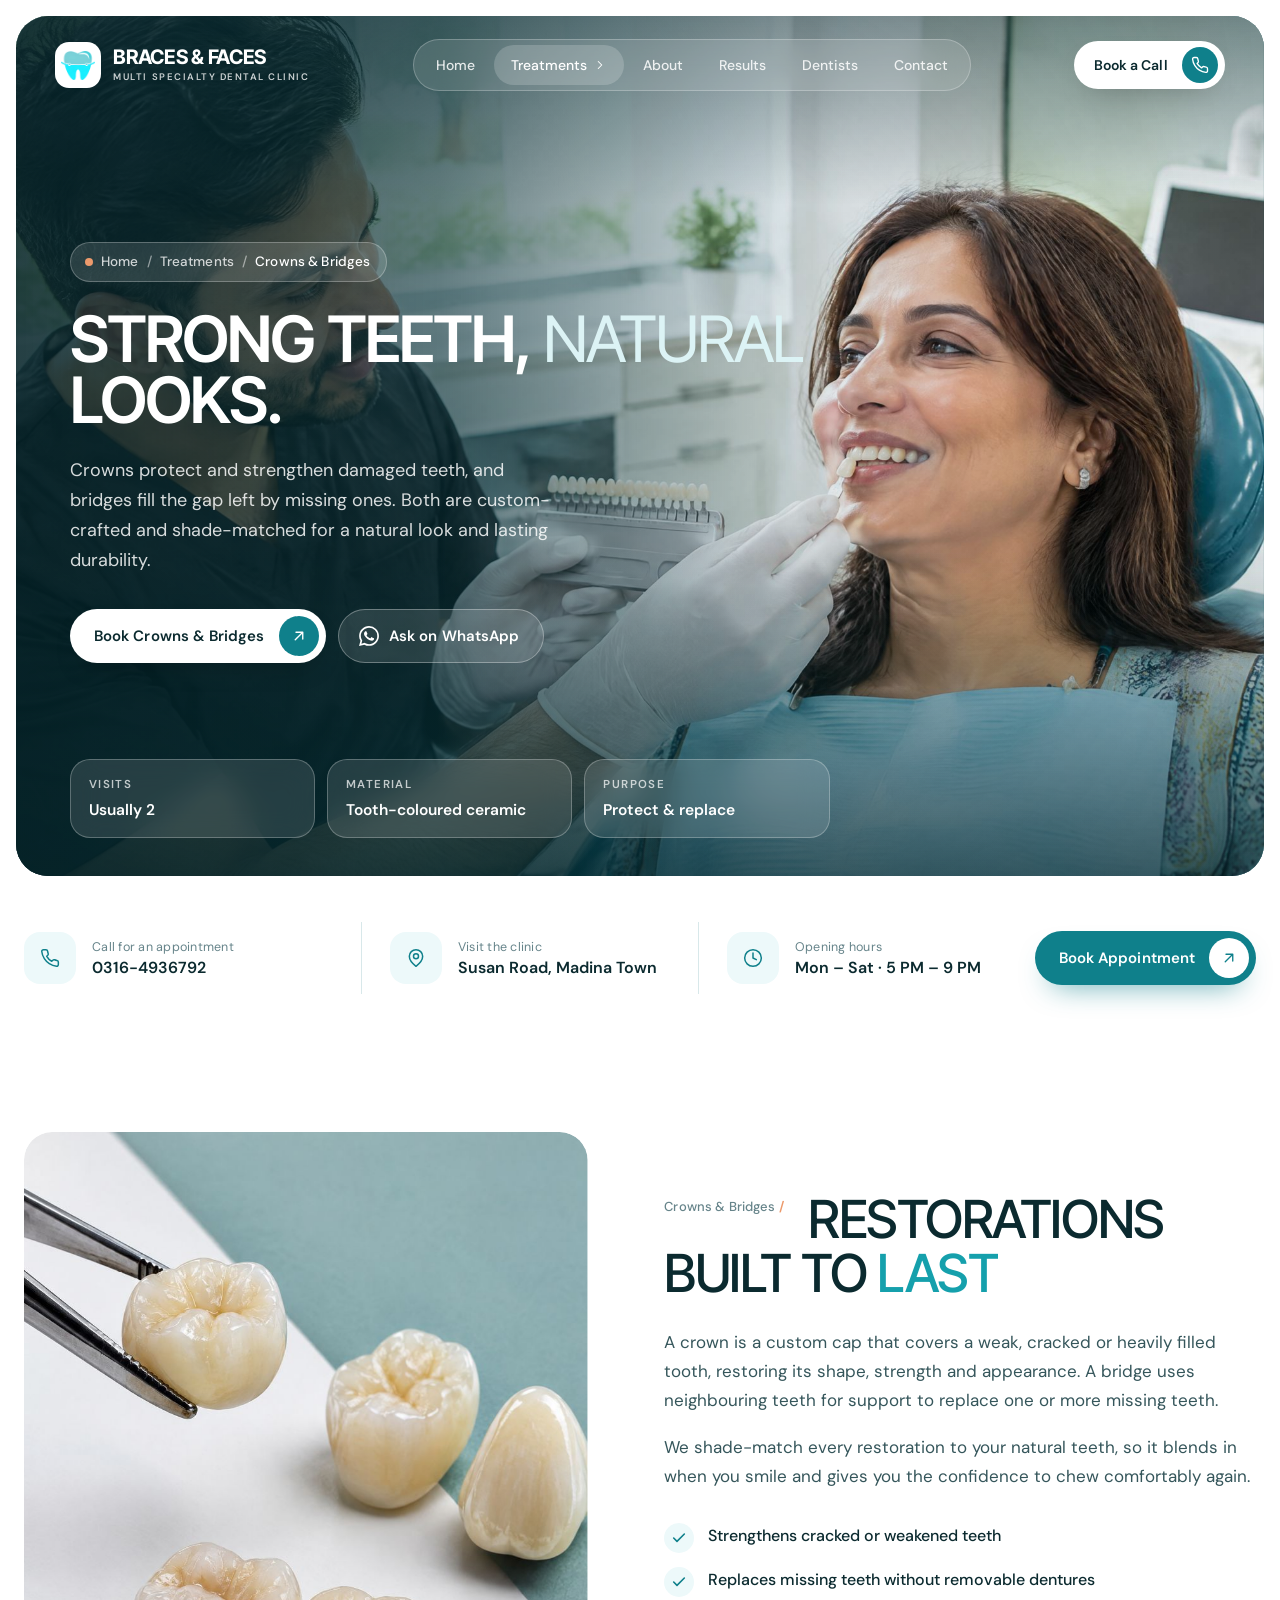
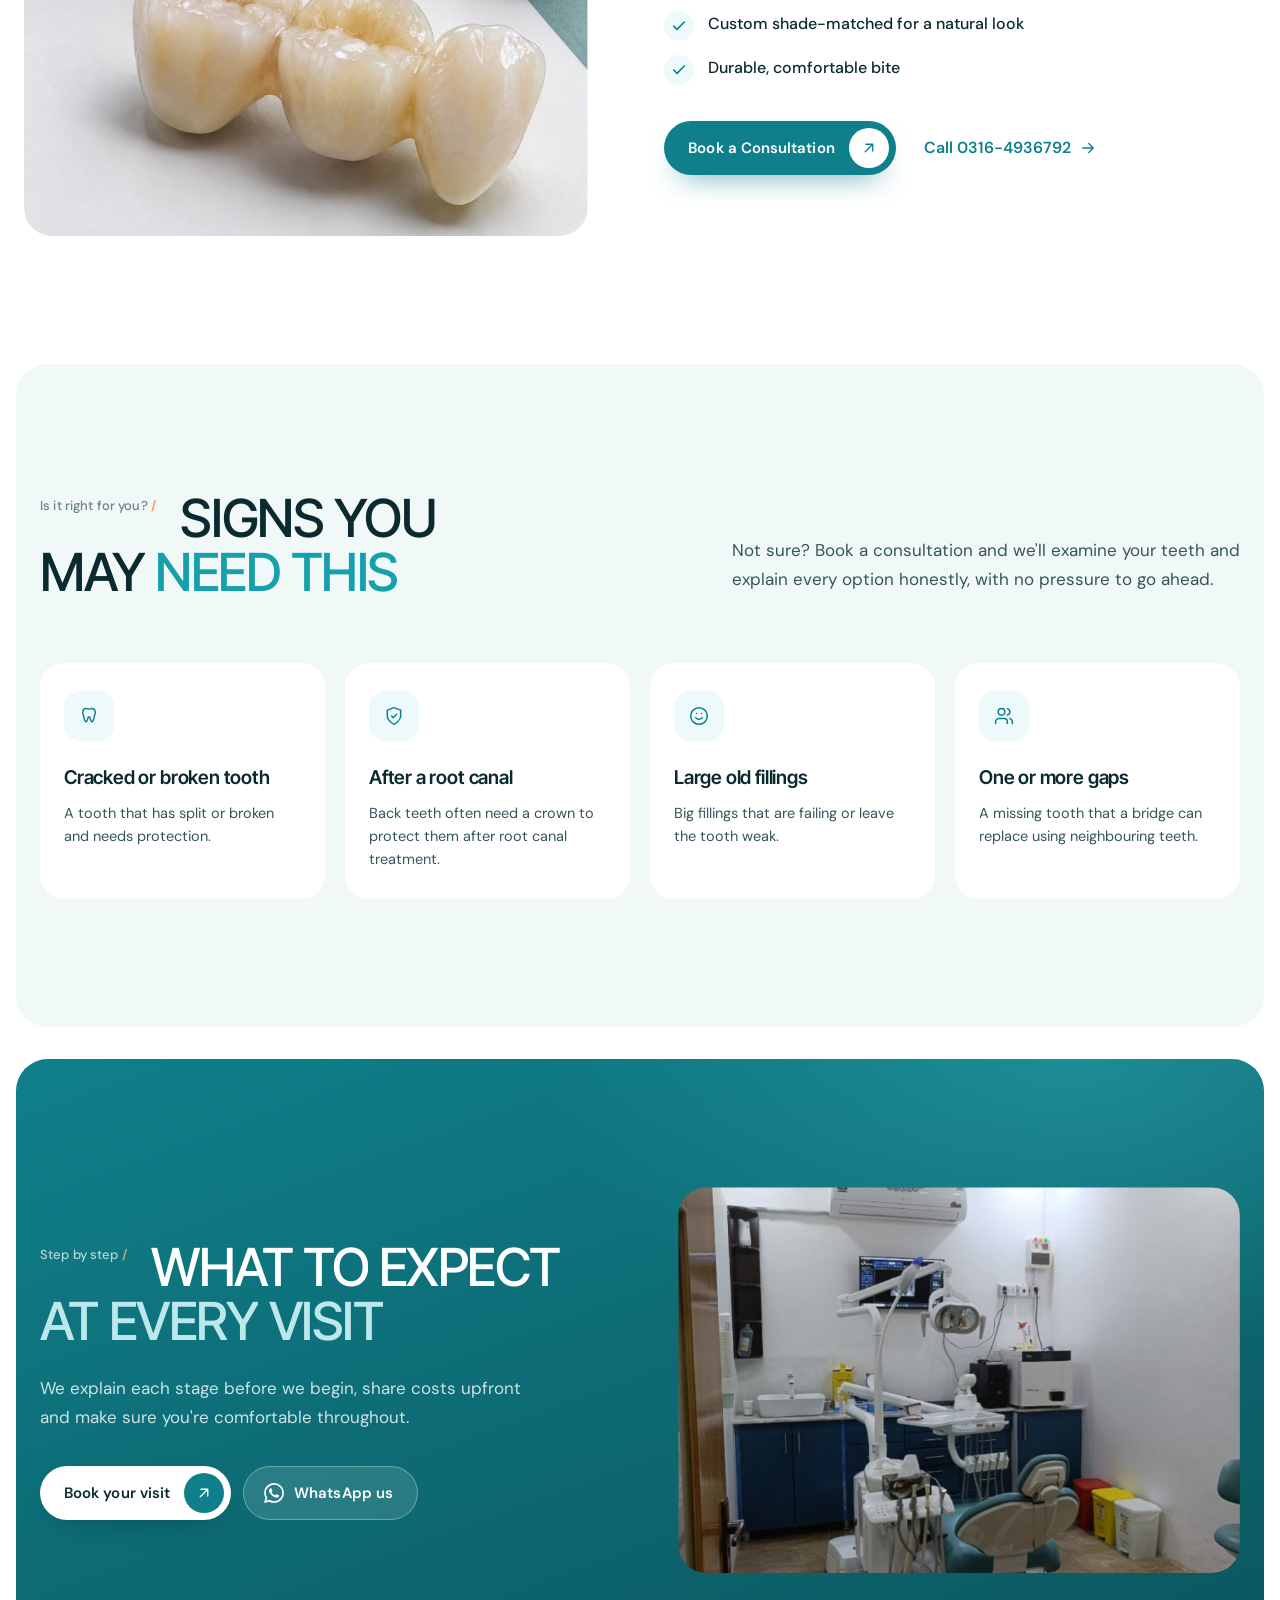
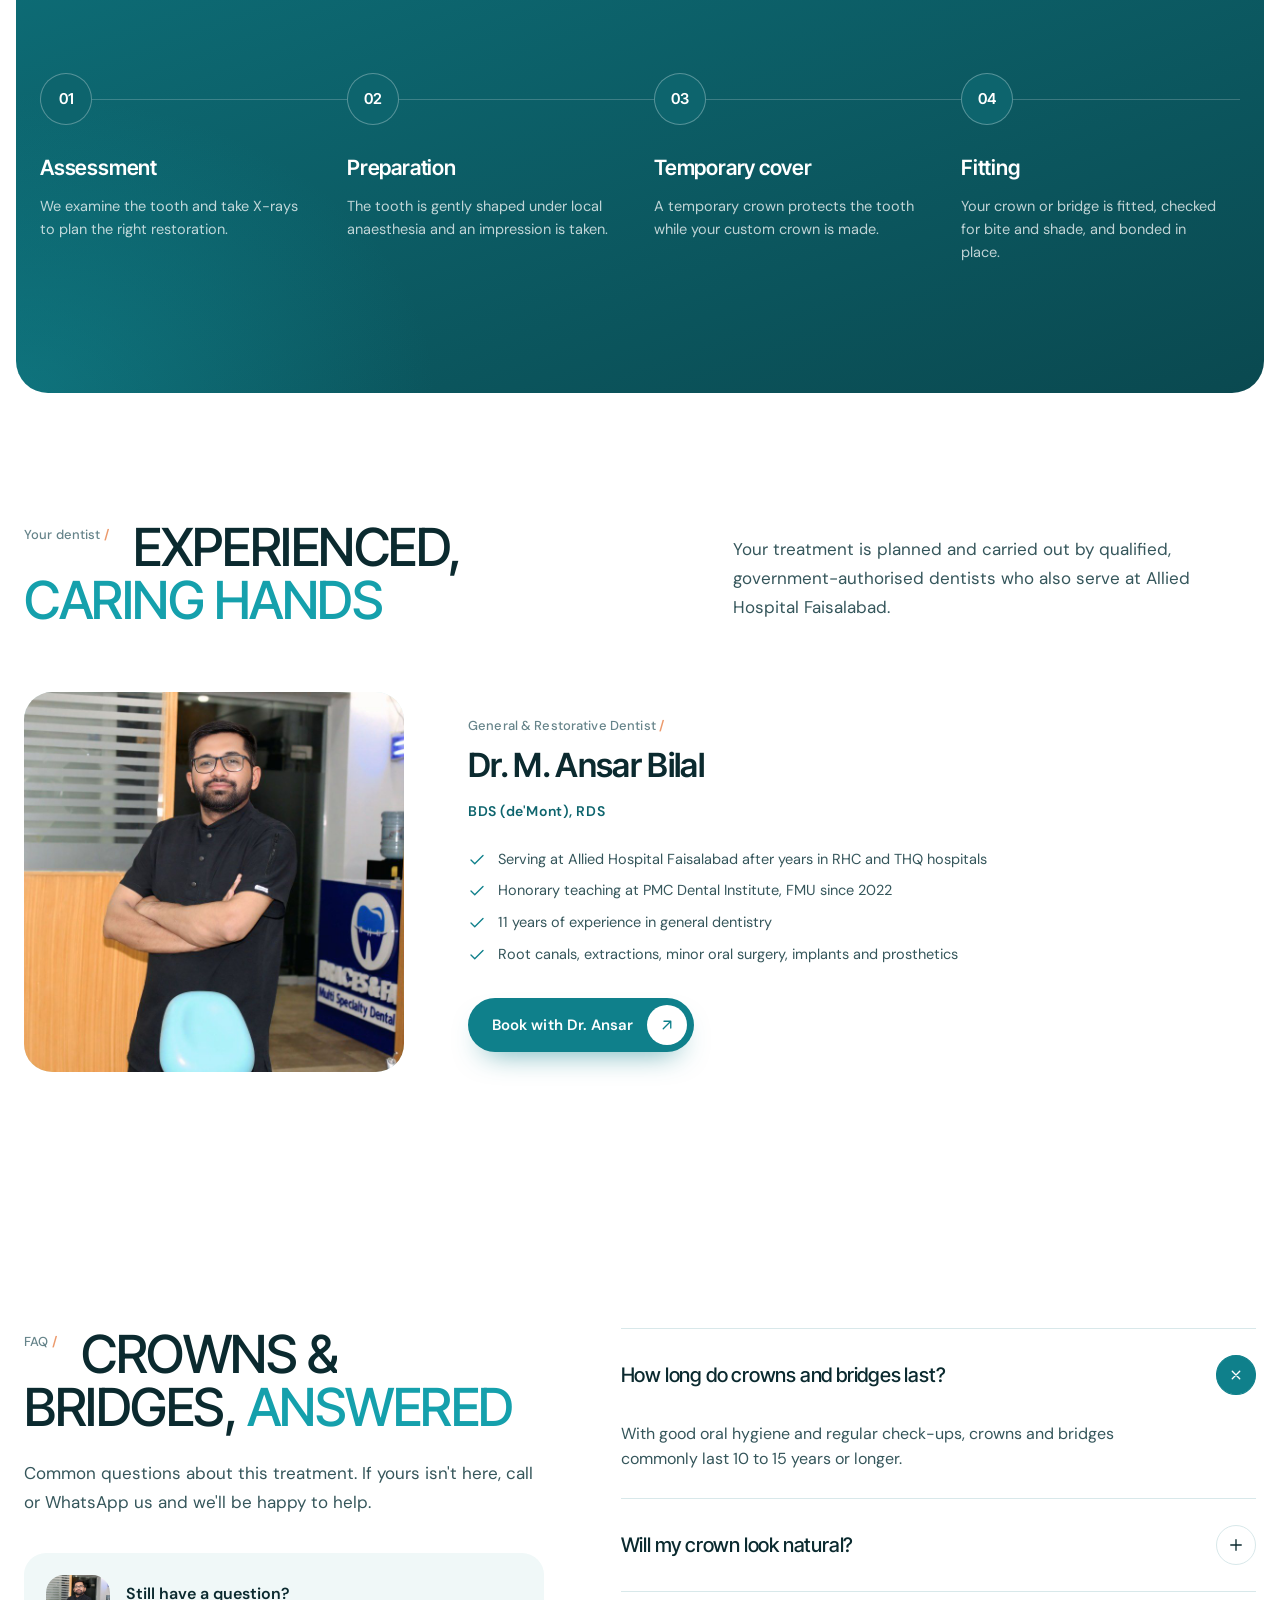
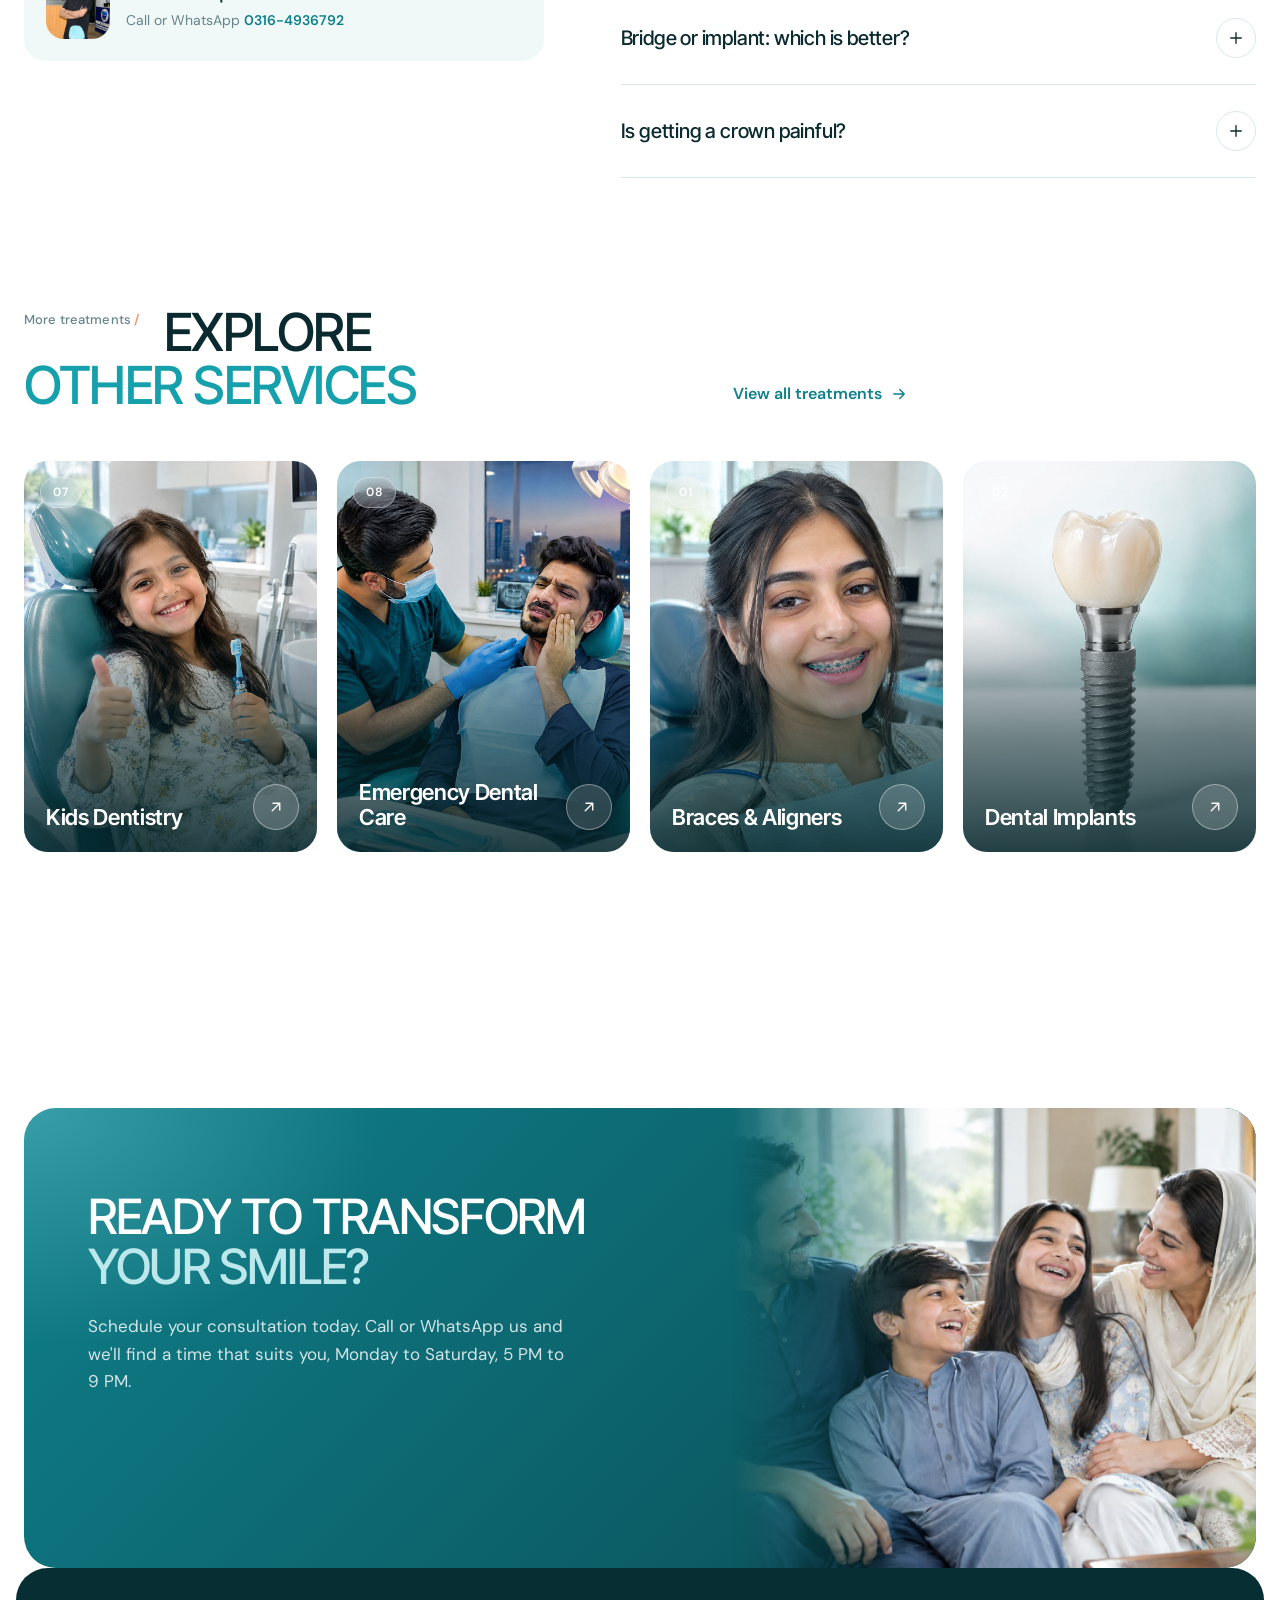
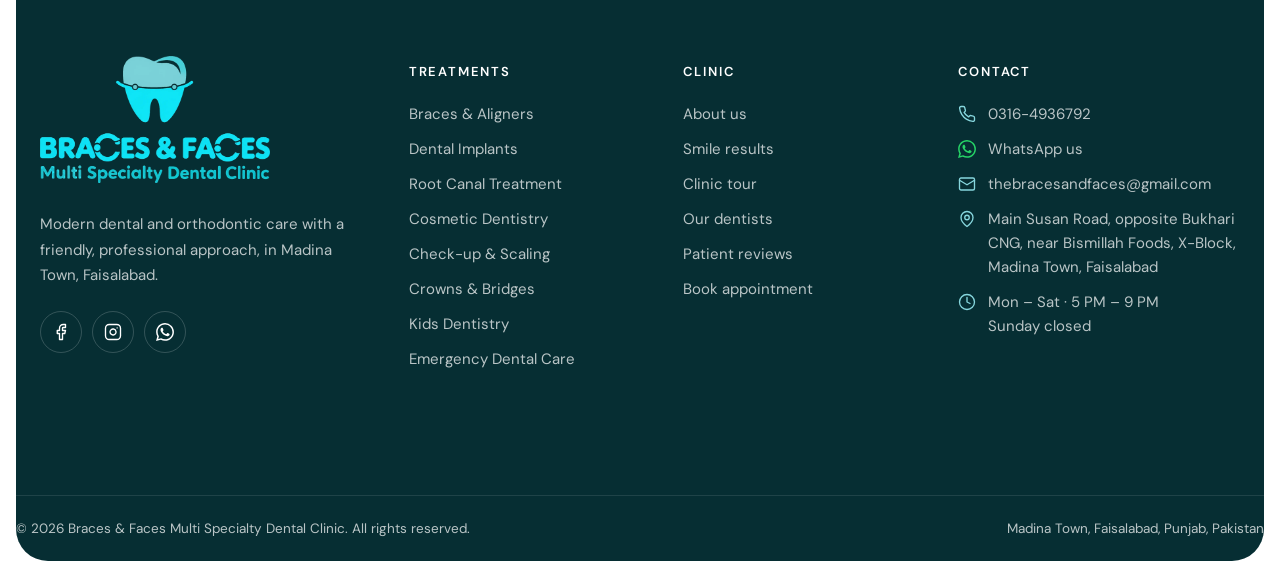
<file: treatments/crowns-and-bridges/index.html>
<!doctype html>
<html lang="en">
<head>
  <meta charset="utf-8">
  <meta name="viewport" content="width=device-width, initial-scale=1">
  <title>Crowns &amp; Bridges in Faisalabad | Braces &amp; Faces</title>
  <meta name="description" content="Dental crowns and bridges in Faisalabad at Braces &amp; Faces. Natural-looking, durable restorations for damaged or missing teeth. Call 0316-4936792.">
  <meta name="theme-color" content="#0d646d">
  <link rel="canonical" href="https://dental-prototype-3c.vercel.app/treatments/crowns-and-bridges/">
  <link rel="icon" type="image/png" sizes="64x64" href="/assets/img/favicon-64.png">
  <link rel="apple-touch-icon" href="/assets/img/apple-touch-icon.png">
  <meta property="og:type" content="website">
  <meta property="og:site_name" content="Braces &amp; Faces Multi Specialty Dental Clinic">
  <meta property="og:title" content="Crowns &amp; Bridges in Faisalabad | Braces &amp; Faces">
  <meta property="og:description" content="Dental crowns and bridges in Faisalabad at Braces &amp; Faces. Natural-looking, durable restorations for damaged or missing teeth. Call 0316-4936792.">
  <meta property="og:url" content="https://dental-prototype-3c.vercel.app/treatments/crowns-and-bridges/">
  <meta property="og:image" content="https://dental-prototype-3c.vercel.app/assets/img/w-crowns.jpg">
  <meta name="twitter:card" content="summary_large_image">
  <link rel="preconnect" href="https://fonts.googleapis.com">
  <link rel="preconnect" href="https://fonts.gstatic.com" crossorigin>
  <link href="https://fonts.googleapis.com/css2?family=DM+Sans:opsz,wght@9..40,400;9..40,500;9..40,600;9..40,700&family=Inter+Tight:wght@400;500;600;700&display=swap" rel="stylesheet">
  <link rel="stylesheet" href="/assets/css/style.css?v=9360ea0b">
  <script>document.documentElement.classList.add('js');</script>
  <script type="application/ld+json">{"@context": "https://schema.org", "@type": "BreadcrumbList", "itemListElement": [{"@type": "ListItem", "position": 1, "name": "Home", "item": "https://dental-prototype-3c.vercel.app/"}, {"@type": "ListItem", "position": 2, "name": "Treatments", "item": "https://dental-prototype-3c.vercel.app/#treatments"}, {"@type": "ListItem", "position": 3, "name": "Crowns & Bridges", "item": "https://dental-prototype-3c.vercel.app/treatments/crowns-and-bridges/"}]}</script>
</head>
<body data-page="treatment">

<svg width="0" height="0" style="position:absolute" aria-hidden="true" focusable="false">
  <symbol id="i-arrow" viewBox="0 0 24 24"><path d="M7 17L17 7M8 7h9v9"/></symbol>
  <symbol id="i-arrow-r" viewBox="0 0 24 24"><path d="M5 12h14M13 6l6 6-6 6"/></symbol>
  <symbol id="i-chev-l" viewBox="0 0 24 24"><path d="M15 18l-6-6 6-6"/></symbol>
  <symbol id="i-chev-r" viewBox="0 0 24 24"><path d="M9 18l6-6-6-6"/></symbol>
  <symbol id="i-phone" viewBox="0 0 24 24"><path d="M22 16.92v3a2 2 0 0 1-2.18 2 19.79 19.79 0 0 1-8.63-3.07 19.5 19.5 0 0 1-6-6 19.79 19.79 0 0 1-3.07-8.67A2 2 0 0 1 4.11 2h3a2 2 0 0 1 2 1.72c.13.96.36 1.9.7 2.81a2 2 0 0 1-.45 2.11L8.09 9.91a16 16 0 0 0 6 6l1.27-1.27a2 2 0 0 1 2.11-.45c.91.34 1.85.57 2.81.7A2 2 0 0 1 22 16.92z"/></symbol>
  <symbol id="i-pin" viewBox="0 0 24 24"><path d="M20 10c0 6-8 12-8 12s-8-6-8-12a8 8 0 0 1 16 0Z"/><circle cx="12" cy="10" r="3"/></symbol>
  <symbol id="i-clock" viewBox="0 0 24 24"><circle cx="12" cy="12" r="10"/><path d="M12 6v6l4 2"/></symbol>
  <symbol id="i-star" viewBox="0 0 24 24"><path d="M12 2.5l2.94 5.96 6.56.95-4.75 4.63 1.12 6.54L12 17.5l-5.87 3.08 1.12-6.54L2.5 9.41l6.56-.95L12 2.5z"/></symbol>
  <symbol id="i-check" viewBox="0 0 24 24"><path d="M20 6L9 17l-5-5"/></symbol>
  <symbol id="i-shield" viewBox="0 0 24 24"><path d="M12 22s8-4 8-10V5l-8-3-8 3v7c0 6 8 10 8 10z"/><path d="M9 12l2 2 4-4"/></symbol>
  <symbol id="i-scan" viewBox="0 0 24 24"><path d="M3 7V5a2 2 0 0 1 2-2h2M17 3h2a2 2 0 0 1 2 2v2M21 17v2a2 2 0 0 1-2 2h-2M7 21H5a2 2 0 0 1-2-2v-2M7 12h10"/></symbol>
  <symbol id="i-heart" viewBox="0 0 24 24"><path d="M19 14c1.49-1.46 3-3.21 3-5.5A5.5 5.5 0 0 0 16.5 3c-1.76 0-3 .5-4.5 2-1.5-1.5-2.74-2-4.5-2A5.5 5.5 0 0 0 2 8.5c0 2.3 1.5 4.05 3 5.5l7 7Z"/></symbol>
  <symbol id="i-users" viewBox="0 0 24 24"><path d="M16 21v-2a4 4 0 0 0-4-4H6a4 4 0 0 0-4 4v2"/><circle cx="9" cy="7" r="4"/><path d="M22 21v-2a4 4 0 0 0-3-3.87M16 3.13a4 4 0 0 1 0 7.75"/></symbol>
  <symbol id="i-calendar" viewBox="0 0 24 24"><rect x="3" y="4" width="18" height="18" rx="2"/><path d="M16 2v4M8 2v4M3 10h18"/></symbol>
  <symbol id="i-plus" viewBox="0 0 24 24"><path d="M12 5v14M5 12h14"/></symbol>
  <symbol id="i-menu" viewBox="0 0 24 24"><path d="M4 8h16M4 16h11"/></symbol>
  <symbol id="i-close" viewBox="0 0 24 24"><path d="M6 6l12 12M18 6L6 18"/></symbol>
  <symbol id="i-spark" viewBox="0 0 24 24"><path d="M12 2c.75 6.1 3.9 9.25 10 10-6.1.75-9.25 3.9-10 10-.75-6.1-3.9-9.25-10-10 6.1-.75 9.25-3.9 10-10z"/></symbol>
  <symbol id="i-quote" viewBox="0 0 24 24"><path d="M10 7H6a3 3 0 0 0-3 3v4h5v5H3M21 7h-4a3 3 0 0 0-3 3v4h5v5h-5" fill="none"/></symbol>
  <symbol id="i-tooth" viewBox="0 0 24 24"><path d="M8.5 3C6 3 4.5 4.8 4.5 7.6c0 2.4 1 4 1.5 6.4.5 2.6 1 4.9 2.4 4.9 1.5 0 1.7-2.4 2.2-4.2.3-1.2.8-1.7 1.4-1.7s1.1.5 1.4 1.7c.5 1.8.7 4.2 2.2 4.2 1.4 0 1.9-2.3 2.4-4.9.5-2.4 1.5-4 1.5-6.4C19.5 4.8 18 3 15.5 3c-1.7 0-2.5.8-3.5.8S10.2 3 8.5 3Z"/></symbol>
  <symbol id="i-smile" viewBox="0 0 24 24"><circle cx="12" cy="12" r="10"/><path d="M8 14s1.5 2 4 2 4-2 4-2M9 9h.01M15 9h.01"/></symbol>
  <symbol id="i-alert" viewBox="0 0 24 24"><path d="M10.29 3.86L1.82 18a2 2 0 0 0 1.71 3h16.94a2 2 0 0 0 1.71-3L13.71 3.86a2 2 0 0 0-3.42 0z"/><path d="M12 9v4M12 17h.01"/></symbol>
  <symbol id="i-mail" viewBox="0 0 24 24"><rect x="2" y="4" width="20" height="16" rx="2"/><path d="M22 7l-10 6L2 7"/></symbol>
  <symbol id="i-fb" viewBox="0 0 24 24"><path d="M18 2h-3a5 5 0 0 0-5 5v3H7v4h3v8h4v-8h3l1-4h-4V7a1 1 0 0 1 1-1h3z"/></symbol>
  <symbol id="i-ig" viewBox="0 0 24 24"><rect x="2" y="2" width="20" height="20" rx="5"/><path d="M16 11.37A4 4 0 1 1 12.63 8 4 4 0 0 1 16 11.37zM17.5 6.5h.01"/></symbol>
  <symbol id="i-wa" viewBox="0 0 24 24"><path d="M17.47 14.38c-.3-.15-1.76-.87-2.03-.97-.27-.1-.47-.15-.67.15-.2.3-.77.97-.94 1.16-.17.2-.35.22-.64.07-.3-.15-1.26-.46-2.39-1.47-.88-.79-1.48-1.76-1.65-2.06-.17-.3-.02-.46.13-.6.13-.14.3-.35.45-.52.15-.17.2-.3.3-.5.1-.2.05-.37-.03-.52-.07-.15-.67-1.61-.92-2.2-.24-.58-.49-.5-.67-.51h-.57c-.2 0-.52.07-.79.37-.27.3-1.04 1.02-1.04 2.48 0 1.46 1.07 2.88 1.21 3.07.15.2 2.1 3.2 5.08 4.49.71.31 1.26.49 1.7.63.71.22 1.36.19 1.87.12.57-.09 1.76-.72 2-1.41.25-.7.25-1.29.17-1.41-.07-.12-.27-.2-.57-.35zM12.05 21.8h-.01a9.87 9.87 0 0 1-5.03-1.38l-.36-.21-3.74.98 1-3.65-.24-.37a9.86 9.86 0 0 1-1.51-5.26c0-5.45 4.44-9.88 9.89-9.88 2.64 0 5.12 1.03 6.99 2.9a9.83 9.83 0 0 1 2.89 6.99c0 5.45-4.43 9.88-9.88 9.88zm8.41-18.3A11.82 11.82 0 0 0 12.05 0C5.5 0 .16 5.34.16 11.89c0 2.1.55 4.14 1.59 5.95L.06 24l6.3-1.65a11.88 11.88 0 0 0 5.68 1.45h.01c6.55 0 11.89-5.34 11.89-11.89 0-3.18-1.24-6.16-3.48-8.41z"/></symbol>
</svg>

<!-- ============ NAV ============ -->
<div class="nav" id="nav">
  <div class="nav-inner">
    <a href="/" class="brand" aria-label="Braces &amp; Faces Multi Specialty Dental Clinic, home">
      <img class="brand-mark" src="/assets/img/logo-mark.png" alt="" width="46" height="46">
      <span class="brand-text"><span class="brand-name">Braces &amp; Faces</span><span class="brand-sub">Multi Specialty Dental Clinic</span></span>
    </a>
    <nav class="nav-links" aria-label="Primary">
      <a href="/#home">Home</a>
      <div class="nav-dd">
        <a href="/#treatments" class="active">Treatments <svg class="ico"><use href="#i-chev-r"/></svg></a>
        <div class="dd-panel">
          <a href="/treatments/orthodontics/"><img src="/assets/img/t-ortho.jpg" alt="" loading="lazy"><span><strong>Braces &amp; Aligners</strong><small>Braces, aligners, bite correction</small></span></a>
          <a href="/treatments/dental-implants/"><img src="/assets/img/t-implants.jpg" alt="" loading="lazy"><span><strong>Dental Implants</strong><small>Permanent tooth replacement</small></span></a>
          <a href="/treatments/root-canal-treatment/"><img src="/assets/img/t-rootcanal.jpg" alt="" loading="lazy"><span><strong>Root Canal Treatment</strong><small>Relieve pain, save the tooth</small></span></a>
          <a href="/treatments/cosmetic-dentistry/"><img src="/assets/img/t-cosmetic.jpg" alt="" loading="lazy"><span><strong>Cosmetic Dentistry</strong><small>Whitening, veneers, bonding</small></span></a>
          <a href="/treatments/checkup-and-cleaning/"><img src="/assets/img/t-checkup.jpg" alt="" loading="lazy"><span><strong>Check-up &amp; Scaling</strong><small>Exams, scaling &amp; polishing</small></span></a>
          <a href="/treatments/crowns-and-bridges/"><img src="/assets/img/t-crowns.jpg" alt="" loading="lazy"><span><strong>Crowns &amp; Bridges</strong><small>Restore strength and shape</small></span></a>
          <a href="/treatments/kids-dentistry/"><img src="/assets/img/t-kids.jpg" alt="" loading="lazy"><span><strong>Kids Dentistry</strong><small>Gentle care for growing smiles</small></span></a>
          <a href="/treatments/emergency-dental-care/"><img src="/assets/img/t-emergency.jpg" alt="" loading="lazy"><span><strong>Emergency Dental Care</strong><small>Toothache, broken teeth, swelling</small></span></a>
          <a class="dd-all" href="/#treatments">View all treatments</a>
        </div>
      </div>
      <a href="/#about">About</a>
      <a href="/#gallery">Results</a>
      <a href="/#dentists">Dentists</a>
      <a href="/#contact">Contact</a>
    </nav>
    <a class="btn btn-light nav-cta no-rot" href="tel:+923164936792">Book a Call <span class="ic"><svg class="ico"><use href="#i-phone"/></svg></span></a>
    <button class="burger" id="burger" aria-label="Open menu"><svg class="ico"><use href="#i-menu"/></svg></button>
  </div>
</div>

<!-- Mobile menu -->
<div class="mmenu" id="mmenu" aria-hidden="true">
  <div class="mmenu-top">
    <a href="/" class="brand" aria-label="Braces &amp; Faces Multi Specialty Dental Clinic, home" data-close>
      <img class="brand-mark" src="/assets/img/logo-mark.png" alt="" width="46" height="46">
      <span class="brand-text"><span class="brand-name">Braces &amp; Faces</span><span class="brand-sub">Multi Specialty Dental Clinic</span></span>
    </a>
    <button class="mmenu-close" data-close aria-label="Close menu"><svg class="ico"><use href="#i-close"/></svg></button>
  </div>
  <nav>
    <a href="/#home" data-close>Home</a>
    <a href="/#treatments" data-close>Treatments</a>
    <div class="m-sub">
      <a href="/treatments/orthodontics/" data-close>Braces &amp; Aligners</a>
      <a href="/treatments/dental-implants/" data-close>Dental Implants</a>
      <a href="/treatments/root-canal-treatment/" data-close>Root Canal Treatment</a>
      <a href="/treatments/cosmetic-dentistry/" data-close>Cosmetic Dentistry</a>
      <a href="/treatments/checkup-and-cleaning/" data-close>Check-up &amp; Scaling</a>
      <a href="/treatments/crowns-and-bridges/" data-close>Crowns &amp; Bridges</a>
      <a href="/treatments/kids-dentistry/" data-close>Kids Dentistry</a>
      <a href="/treatments/emergency-dental-care/" data-close>Emergency Dental Care</a>
    </div>
    <a href="/#about" data-close>About</a>
    <a href="/#gallery" data-close>Results</a>
    <a href="/#dentists" data-close>Dentists</a>
    <a href="/#contact" data-close>Contact</a>
  </nav>
  <div class="mmenu-foot">
    <span>Susan Road, Madina Town, Faisalabad · Mon – Sat · 5 PM – 9 PM</span>
    <a class="btn btn-light no-rot" href="tel:+923164936792">Call 0316-4936792 <span class="ic"><svg class="ico"><use href="#i-phone"/></svg></span></a>
  </div>
</div>

<!-- ============ PAGE HERO ============ -->
<header class="hero page-hero" id="home">
  <div class="hero-slides" id="heroSlides">
    <div class="slide is-active"><img src="/assets/img/w-crowns.jpg" alt="Dentist matching a crown shade to a patient's teeth" fetchpriority="high"></div>
  </div>
  <div class="hero-shade"></div>

  <div class="hero-content" id="heroContent">
    <nav class="pill-badge crumbs" aria-label="Breadcrumb" data-reveal="blur" style="--d:150ms"><i class="dot"></i> <a href="/">Home</a><span class="sep">/</span><a href="/#treatments">Treatments</a><span class="sep">/</span><span>Crowns &amp; Bridges</span></nav>
    <h1 data-split style="--d:250ms">Strong teeth, <span class="soft">natural</span> looks.</h1>
    <p class="hero-text" data-reveal="blur" style="--d:700ms">Crowns protect and strengthen damaged teeth, and bridges fill the gap left by missing ones. Both are custom-crafted and shade-matched for a natural look and lasting durability.</p>
    <div class="hero-actions" data-reveal style="--d:850ms">
      <a class="btn btn-light" href="/?t=crowns-and-bridges#contact">Book Crowns &amp; Bridges <span class="ic"><svg class="ico"><use href="#i-arrow"/></svg></span></a>
      <a class="btn btn-glass" href="https://wa.me/923164936792?text=Assalam-o-Alaikum%21%20I%27d%20like%20to%20ask%20about%20Crowns%20%26%20Bridges%20at%20Braces%20%26%20Faces." target="_blank" rel="noopener"><svg class="ico fill"><use href="#i-wa"/></svg> Ask on WhatsApp</a>
    </div>
  </div>

  <div class="hero-bottom">
    <div class="hero-facts" data-reveal style="--d:1000ms">
      <div class="fact"><small>Visits</small><strong>Usually 2</strong></div>
      <div class="fact"><small>Material</small><strong>Tooth-coloured ceramic</strong></div>
      <div class="fact"><small>Purpose</small><strong>Protect &amp; replace</strong></div>
    </div>
  </div>
</header>

<!-- ============ QUICK INFO ============ -->
<section class="quick" aria-label="Clinic contact details">
  <div class="container quick-grid">
    <a class="q-item" href="tel:+923164936792" data-reveal>
      <span class="q-ic"><svg class="ico"><use href="#i-phone"/></svg></span>
      <span><small>Call for an appointment</small><strong>0316-4936792</strong></span>
    </a>
    <a class="q-item" href="https://maps.app.goo.gl/7f4cEsK4gpgcAALK6" target="_blank" rel="noopener" data-reveal style="--d:100ms">
      <span class="q-ic"><svg class="ico"><use href="#i-pin"/></svg></span>
      <span><small>Visit the clinic</small><strong>Susan Road, Madina Town</strong></span>
    </a>
    <div class="q-item" data-reveal style="--d:200ms">
      <span class="q-ic"><svg class="ico"><use href="#i-clock"/></svg></span>
      <span><small>Opening hours</small><strong>Mon – Sat · 5 PM – 9 PM</strong></span>
    </div>
    <a class="btn btn-primary" href="/#contact" data-reveal style="--d:300ms">Book Appointment <span class="ic"><svg class="ico"><use href="#i-arrow"/></svg></span></a>
  </div>
</section>

<!-- ============ OVERVIEW ============ -->
<section class="section" id="overview">
  <div class="container ov-grid">
    <figure class="media ov-img" data-reveal="img">
      <div class="px" data-parallax="0.08"><img src="/assets/img/t-crowns.jpg" alt="Porcelain dental crowns and a dental bridge" loading="lazy"></div>
    </figure>
    <div class="ov-copy">
      <h2 class="h2" data-split><span class="eyebrow">Crowns &amp; Bridges <b>/</b></span> Restorations built to <em>last</em></h2>
        <p class="lead" data-reveal="blur">A crown is a custom cap that covers a weak, cracked or heavily filled tooth, restoring its shape, strength and appearance. A bridge uses neighbouring teeth for support to replace one or more missing teeth.</p>
        <p class="lead" data-reveal="blur">We shade-match every restoration to your natural teeth, so it blends in when you smile and gives you the confidence to chew comfortably again.</p>
      <ul class="checks" data-reveal>
          <li><span class="ck"><svg class="ico"><use href="#i-check"/></svg></span>Strengthens cracked or weakened teeth</li>
          <li><span class="ck"><svg class="ico"><use href="#i-check"/></svg></span>Replaces missing teeth without removable dentures</li>
          <li><span class="ck"><svg class="ico"><use href="#i-check"/></svg></span>Custom shade-matched for a natural look</li>
          <li><span class="ck"><svg class="ico"><use href="#i-check"/></svg></span>Durable, comfortable bite</li>
      </ul>
      <div class="about-actions" data-reveal>
        <a class="btn btn-primary" href="/?t=crowns-and-bridges#contact">Book a Consultation <span class="ic"><svg class="ico"><use href="#i-arrow"/></svg></span></a>
        <a class="link-arrow" href="tel:+923164936792">Call 0316-4936792 <svg class="ico"><use href="#i-arrow-r"/></svg></a>
      </div>
    </div>
  </div>
</section>

<!-- ============ IS IT FOR YOU ============ -->
<section class="section signs" id="signs">
  <div class="container">
    <div class="sec-head">
      <h2 class="h2" data-split><span class="eyebrow">Is it right for you? <b>/</b></span> Signs you may <em>need this</em></h2>
      <div class="sec-head-side">
        <p class="lead" data-reveal="blur">Not sure? Book a consultation and we'll examine your teeth and explain every option honestly, with no pressure to go ahead.</p>
      </div>
    </div>
    <div class="sign-grid">
      <div class="sign" data-reveal style="--d:0ms">
        <span class="f-ic"><svg class="ico"><use href="#i-tooth"/></svg></span>
        <h3>Cracked or broken tooth</h3>
        <p>A tooth that has split or broken and needs protection.</p>
      </div>
      <div class="sign" data-reveal style="--d:100ms">
        <span class="f-ic"><svg class="ico"><use href="#i-shield"/></svg></span>
        <h3>After a root canal</h3>
        <p>Back teeth often need a crown to protect them after root canal treatment.</p>
      </div>
      <div class="sign" data-reveal style="--d:200ms">
        <span class="f-ic"><svg class="ico"><use href="#i-smile"/></svg></span>
        <h3>Large old fillings</h3>
        <p>Big fillings that are failing or leave the tooth weak.</p>
      </div>
      <div class="sign" data-reveal style="--d:300ms">
        <span class="f-ic"><svg class="ico"><use href="#i-users"/></svg></span>
        <h3>One or more gaps</h3>
        <p>A missing tooth that a bridge can replace using neighbouring teeth.</p>
      </div>
    </div>
  </div>
</section>

<!-- ============ PROCESS ============ -->
<section class="section process" id="process" style="margin-top: clamp(20px, 3vw, 32px);">
  <div class="container">
    <div class="process-head">
      <div>
        <h2 class="h2" data-split><span class="eyebrow">Step by step <b>/</b></span> What to expect <em>at every visit</em></h2>
        <p class="lead" data-reveal="blur">We explain each stage before we begin, share costs upfront and make sure you're comfortable throughout.</p>
        <div class="process-actions" data-reveal>
          <a class="btn btn-light" href="/?t=crowns-and-bridges#contact">Book your visit <span class="ic"><svg class="ico"><use href="#i-arrow"/></svg></span></a>
          <a class="btn btn-glass" href="https://wa.me/923164936792?text=Assalam-o-Alaikum%21%20I%27d%20like%20to%20ask%20about%20Crowns%20%26%20Bridges%20at%20Braces%20%26%20Faces." target="_blank" rel="noopener"><svg class="ico fill"><use href="#i-wa"/></svg> WhatsApp us</a>
        </div>
      </div>
      <figure class="media process-img" data-reveal="img">
        <div class="px" data-parallax="0.08"><img src="/assets/img/clinic-room.jpg" alt="Treatment room at Braces &amp; Faces dental clinic" loading="lazy"></div>
      </figure>
    </div>

    <div class="steps" id="steps">
      <div class="steps-line"><i id="stepsFill"></i></div>
      <div class="step" data-reveal><div class="step-num">01</div><h3>Assessment</h3><p>We examine the tooth and take X-rays to plan the right restoration.</p></div>
      <div class="step" data-reveal style="--d:120ms"><div class="step-num">02</div><h3>Preparation</h3><p>The tooth is gently shaped under local anaesthesia and an impression is taken.</p></div>
      <div class="step" data-reveal style="--d:240ms"><div class="step-num">03</div><h3>Temporary cover</h3><p>A temporary crown protects the tooth while your custom crown is made.</p></div>
      <div class="step" data-reveal style="--d:360ms"><div class="step-num">04</div><h3>Fitting</h3><p>Your crown or bridge is fitted, checked for bite and shade, and bonded in place.</p></div>
    </div>
  </div>
</section>

<!-- ============ DENTIST ============ -->
<section class="section" id="dentist">
  <div class="container">
    <div class="sec-head">
      <h2 class="h2" data-split><span class="eyebrow">Your dentist <b>/</b></span> Experienced, <em>caring hands</em></h2>
      <div class="sec-head-side">
        <p class="lead" data-reveal="blur">Your treatment is planned and carried out by qualified, government-authorised dentists who also serve at Allied Hospital Faisalabad.</p>
      </div>
    </div>
    <div class="lead-doc">
      <div class="doc-photo" data-reveal="card"><img src="/assets/img/doc-ansar.jpg" alt="Dr. M. Ansar Bilal" loading="lazy"></div>
      <div data-reveal>
        <span class="eyebrow">General &amp; Restorative Dentist <b>/</b></span>
        <h3>Dr. M. Ansar Bilal</h3>
        <span class="doc-quals">BDS (de'Mont), RDS</span>
        <ul class="doc-points">
        <li><svg class="ico"><use href="#i-check"/></svg><span>Serving at Allied Hospital Faisalabad after years in RHC and THQ hospitals</span></li>
        <li><svg class="ico"><use href="#i-check"/></svg><span>Honorary teaching at PMC Dental Institute, FMU since 2022</span></li>
        <li><svg class="ico"><use href="#i-check"/></svg><span>11 years of experience in general dentistry</span></li>
        <li><svg class="ico"><use href="#i-check"/></svg><span>Root canals, extractions, minor oral surgery, implants and prosthetics</span></li>
        </ul>
        <a class="btn btn-primary" href="/?t=crowns-and-bridges#contact">Book with Dr. Ansar <span class="ic"><svg class="ico"><use href="#i-arrow"/></svg></span></a>
      </div>
    </div>
  </div>
</section>

<!-- ============ FAQ ============ -->
<section class="section" id="faq">
  <div class="container faq-grid">
    <div class="faq-aside">
      <h2 class="h2" data-split><span class="eyebrow">FAQ <b>/</b></span> Crowns &amp; Bridges, <em>answered</em></h2>
      <p class="lead" data-reveal="blur">Common questions about this treatment. If yours isn't here, call or WhatsApp us and we'll be happy to help.</p>
      <div class="help-card" data-reveal>
        <img src="/assets/img/doc-ansar.jpg" alt="">
        <div><strong>Still have a question?</strong><span>Call or WhatsApp <a href="tel:+923164936792">0316-4936792</a></span></div>
      </div>
    </div>
    <div class="acc">
      <div class="acc-item open" data-reveal>
        <button class="acc-q" aria-expanded="true">How long do crowns and bridges last? <span class="pm"><svg class="ico"><use href="#i-plus"/></svg></span></button>
        <div class="acc-a"><div><p>With good oral hygiene and regular check-ups, crowns and bridges commonly last 10 to 15 years or longer.</p></div></div>
      </div>
      <div class="acc-item" data-reveal style="--d:80ms">
        <button class="acc-q" aria-expanded="false">Will my crown look natural? <span class="pm"><svg class="ico"><use href="#i-plus"/></svg></span></button>
        <div class="acc-a"><div><p>Yes. We match the shade and shape to your surrounding teeth so the crown blends in with your smile.</p></div></div>
      </div>
      <div class="acc-item" data-reveal style="--d:160ms">
        <button class="acc-q" aria-expanded="false">Bridge or implant: which is better? <span class="pm"><svg class="ico"><use href="#i-plus"/></svg></span></button>
        <div class="acc-a"><div><p>Both replace missing teeth well. Implants don't rely on neighbouring teeth, while bridges can be quicker and avoid surgery. We'll explain the pros and cons for your situation.</p></div></div>
      </div>
      <div class="acc-item" data-reveal style="--d:240ms">
        <button class="acc-q" aria-expanded="false">Is getting a crown painful? <span class="pm"><svg class="ico"><use href="#i-plus"/></svg></span></button>
        <div class="acc-a"><div><p>The tooth is numbed before preparation, so you should feel little more than pressure. Some mild sensitivity afterwards is normal and settles quickly.</p></div></div>
      </div>
    </div>
  </div>
</section>

<!-- ============ RELATED ============ -->
<section class="section related" style="padding-top: 0;">
  <div class="container">
    <div class="sec-head">
      <h2 class="h2" data-split><span class="eyebrow">More treatments <b>/</b></span> Explore <em>other services</em></h2>
      <div class="sec-head-side">
        <a class="link-arrow" href="/#treatments" data-reveal>View all treatments <svg class="ico"><use href="#i-arrow-r"/></svg></a>
      </div>
    </div>
    <div class="t-grid">
      <article class="t-card" data-reveal="card">
        <figure class="t-media"><img src="/assets/img/t-kids.jpg" alt="Happy young girl giving a thumbs up in the dental chair" loading="lazy"></figure>
        <a class="t-cover" href="/treatments/kids-dentistry/" aria-label="Kids Dentistry" tabindex="-1"></a>
        <span class="t-num">07</span>
        <div class="t-body"><h3>Kids Dentistry</h3><p>Gentle, friendly care that keeps children's visits calm, fun and fear-free.</p></div>
        <a class="t-go" href="/treatments/kids-dentistry/" aria-label="Learn about Kids Dentistry"><svg class="ico"><use href="#i-arrow"/></svg></a>
      </article>
      <article class="t-card" data-reveal="card" style="--d:90ms">
        <figure class="t-media"><img src="/assets/img/t-emergency.jpg" alt="Man with toothache being reassured by his dentist" loading="lazy"></figure>
        <a class="t-cover" href="/treatments/emergency-dental-care/" aria-label="Emergency Dental Care" tabindex="-1"></a>
        <span class="t-num">08</span>
        <div class="t-body"><h3>Emergency Dental Care</h3><p>Prompt relief for severe toothache, broken teeth, swelling and dental injuries.</p></div>
        <a class="t-go" href="/treatments/emergency-dental-care/" aria-label="Learn about Emergency Dental Care"><svg class="ico"><use href="#i-arrow"/></svg></a>
      </article>
      <article class="t-card" data-reveal="card" style="--d:180ms">
        <figure class="t-media"><img src="/assets/img/t-ortho.jpg" alt="Smiling teenage girl with metal braces at the clinic" loading="lazy"></figure>
        <a class="t-cover" href="/treatments/orthodontics/" aria-label="Braces &amp; Aligners" tabindex="-1"></a>
        <span class="t-num">01</span>
        <div class="t-body"><h3>Braces &amp; Aligners</h3><p>Fixed braces and clear aligners planned by a consultant orthodontist, for teens and adults.</p></div>
        <a class="t-go" href="/treatments/orthodontics/" aria-label="Learn about Braces &amp; Aligners"><svg class="ico"><use href="#i-arrow"/></svg></a>
      </article>
      <article class="t-card" data-reveal="card" style="--d:270ms">
        <figure class="t-media"><img src="/assets/img/t-implants.jpg" alt="Titanium dental implant with a ceramic crown" loading="lazy"></figure>
        <a class="t-cover" href="/treatments/dental-implants/" aria-label="Dental Implants" tabindex="-1"></a>
        <span class="t-num">02</span>
        <div class="t-body"><h3>Dental Implants</h3><p>Permanent, natural-looking replacements for missing teeth that restore your bite and confidence.</p></div>
        <a class="t-go" href="/treatments/dental-implants/" aria-label="Learn about Dental Implants"><svg class="ico"><use href="#i-arrow"/></svg></a>
      </article>
    </div>
  </div>
</section>

<!-- ============ CTA ============ -->
<section class="cta">
  <div class="container">
    <div class="cta-inner" data-reveal="scale">
      <div class="cta-copy">
        <h2 class="h2" data-split>Ready to transform <em>your smile?</em></h2>
        <p data-reveal="blur" style="--d:300ms">Schedule your consultation today. Call or WhatsApp us and we'll find a time that suits you, Monday to Saturday, 5 PM to 9 PM.</p>
        <div class="cta-actions" data-reveal style="--d:450ms">
          <a class="btn btn-light no-rot" href="tel:+923164936792">Call 0316-4936792 <span class="ic"><svg class="ico"><use href="#i-phone"/></svg></span></a>
          <a class="btn btn-glass" href="https://wa.me/923164936792" target="_blank" rel="noopener"><svg class="ico fill"><use href="#i-wa"/></svg> Chat on WhatsApp</a>
        </div>
      </div>
      <figure class="cta-img"><img src="/assets/img/family.jpg" alt="Smiling family with healthy teeth" loading="lazy"></figure>
    </div>
  </div>
</section>

<!-- ============ FOOTER ============ -->
<footer class="footer">
  <div class="container">
    <div class="footer-top">
      <div class="footer-about">
        <a href="/" class="footer-logo" aria-label="Braces &amp; Faces Multi Specialty Dental Clinic, home"><img src="/assets/img/logo-full.png" alt="Braces &amp; Faces Multi Specialty Dental Clinic" width="700" height="387" loading="lazy"></a>
        <p>Modern dental and orthodontic care with a friendly, professional approach, in Madina Town, Faisalabad.</p>
        <div class="socials">
          <a href="https://www.facebook.com/p/Braces-And-Faces-Multi-Speciality-Dental-Clinic-61570548583635/" target="_blank" rel="noopener" aria-label="Facebook"><svg class="ico"><use href="#i-fb"/></svg></a>
          <a href="https://www.instagram.com/braces.and.faces.fsd/" target="_blank" rel="noopener" aria-label="Instagram"><svg class="ico"><use href="#i-ig"/></svg></a>
          <a href="https://wa.me/923164936792" target="_blank" rel="noopener" aria-label="WhatsApp"><svg class="ico fill"><use href="#i-wa"/></svg></a>
        </div>
      </div>
      <div>
        <h4>Treatments</h4>
        <ul>
          <li><a href="/treatments/orthodontics/">Braces &amp; Aligners</a></li>
          <li><a href="/treatments/dental-implants/">Dental Implants</a></li>
          <li><a href="/treatments/root-canal-treatment/">Root Canal Treatment</a></li>
          <li><a href="/treatments/cosmetic-dentistry/">Cosmetic Dentistry</a></li>
          <li><a href="/treatments/checkup-and-cleaning/">Check-up &amp; Scaling</a></li>
          <li><a href="/treatments/crowns-and-bridges/">Crowns &amp; Bridges</a></li>
          <li><a href="/treatments/kids-dentistry/">Kids Dentistry</a></li>
          <li><a href="/treatments/emergency-dental-care/">Emergency Dental Care</a></li>
        </ul>
      </div>
      <div>
        <h4>Clinic</h4>
        <ul>
          <li><a href="/#about">About us</a></li>
          <li><a href="/#gallery">Smile results</a></li>
          <li><a href="/#clinic">Clinic tour</a></li>
          <li><a href="/#dentists">Our dentists</a></li>
          <li><a href="/#reviews">Patient reviews</a></li>
          <li><a href="/#contact">Book appointment</a></li>
        </ul>
      </div>
      <div>
        <h4>Contact</h4>
        <ul class="contact-list">
          <li><svg class="ico"><use href="#i-phone"/></svg><a href="tel:+923164936792">0316-4936792</a></li>
          <li><svg class="ico fill" style="color:#25d366"><use href="#i-wa"/></svg><a href="https://wa.me/923164936792" target="_blank" rel="noopener">WhatsApp us</a></li>
          <li><svg class="ico"><use href="#i-mail"/></svg><a href="mailto:thebracesandfaces@gmail.com">thebracesandfaces@gmail.com</a></li>
          <li><svg class="ico"><use href="#i-pin"/></svg><a href="https://maps.app.goo.gl/7f4cEsK4gpgcAALK6" target="_blank" rel="noopener">Main Susan Road, opposite Bukhari CNG, near Bismillah Foods, X-Block, Madina Town, Faisalabad</a></li>
          <li><svg class="ico"><use href="#i-clock"/></svg><span>Mon – Sat · 5 PM – 9 PM<br>Sunday closed</span></li>
        </ul>
      </div>
    </div>
  </div>
  <div class="footer-word" id="footerWord" aria-hidden="true">Braces &amp; Faces</div>
  <div class="container footer-bottom">
    <span>© <span id="year">2026</span> Braces &amp; Faces Multi Specialty Dental Clinic. All rights reserved.</span>
    <span>Madina Town, Faisalabad, Punjab, Pakistan</span>
  </div>
</footer>

<a class="wa-float" id="waFloat" href="https://wa.me/923164936792" target="_blank" rel="noopener" aria-label="Chat with us on WhatsApp">
  <span class="tip">Chat with us</span>
  <svg class="ico fill"><use href="#i-wa"/></svg>
</a>

<script src="/assets/js/main.js?v=f1e44407"></script>
</body>
</html>
</file>
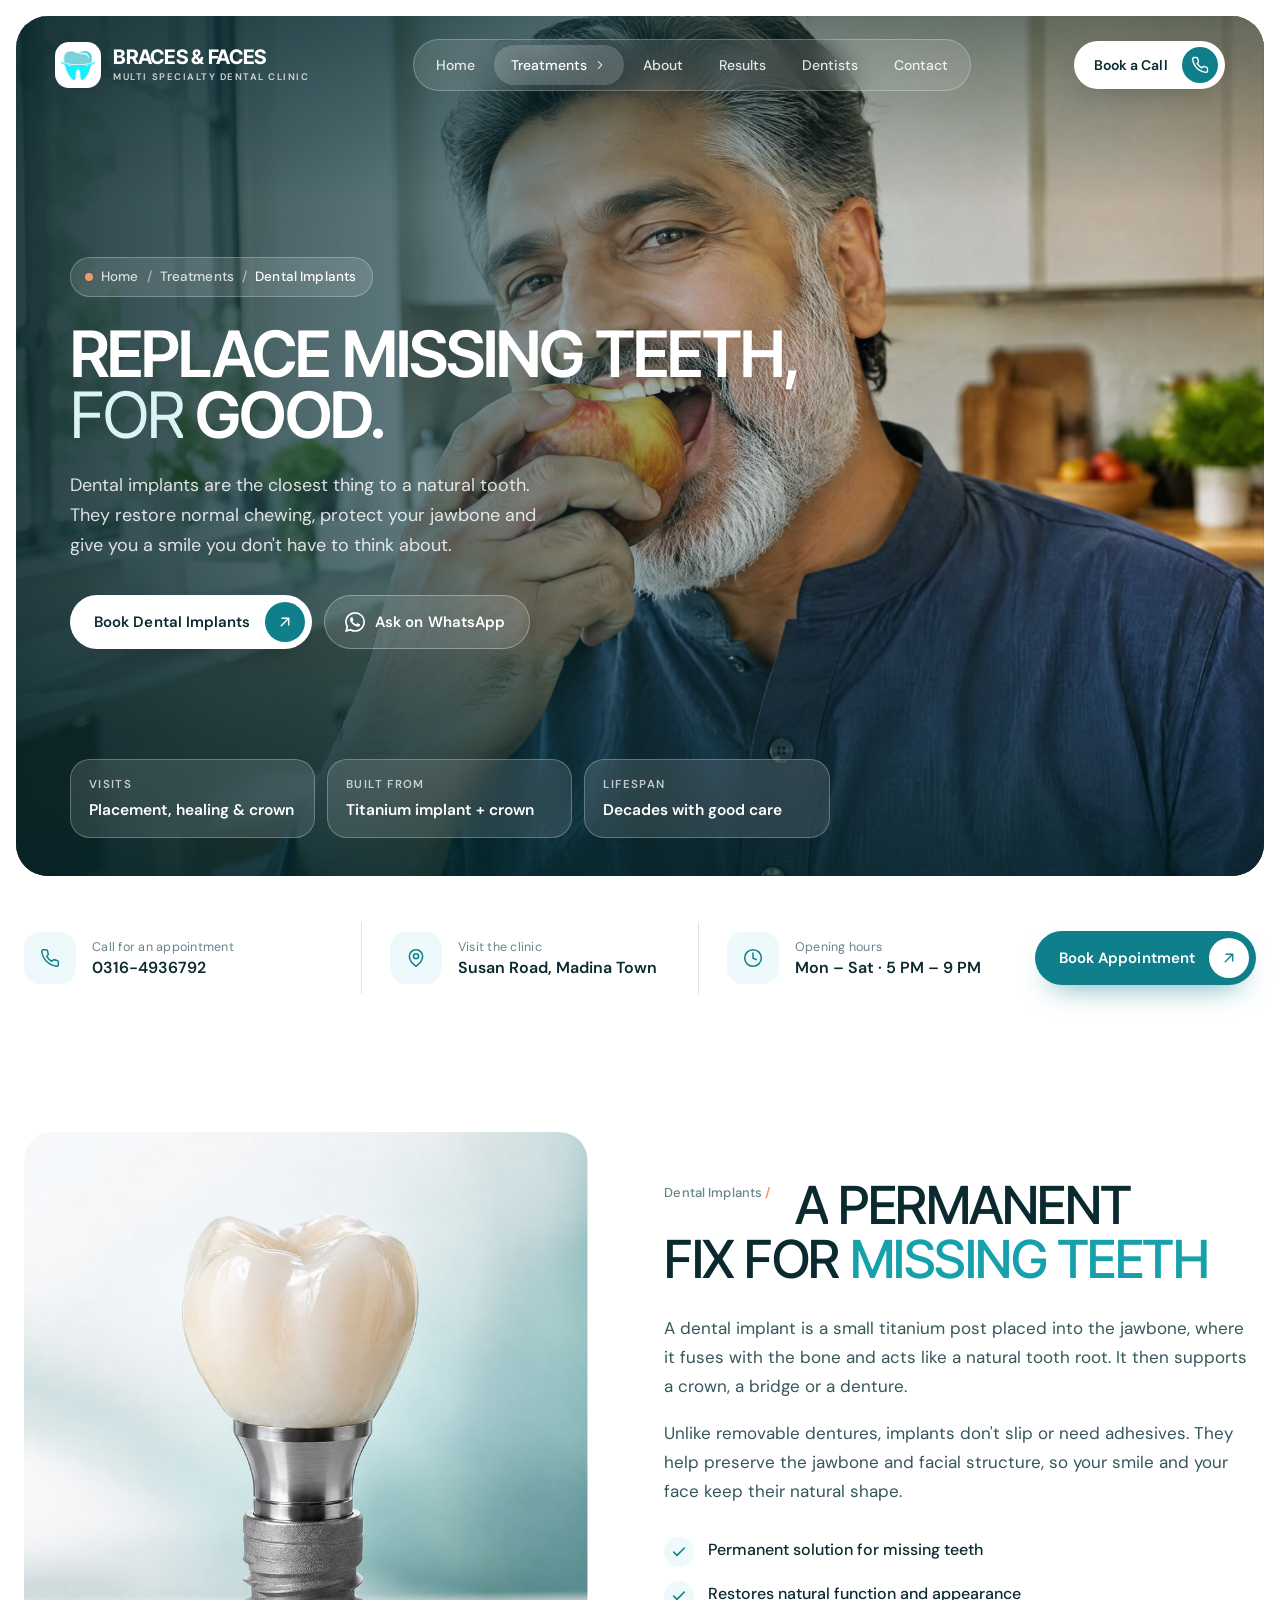
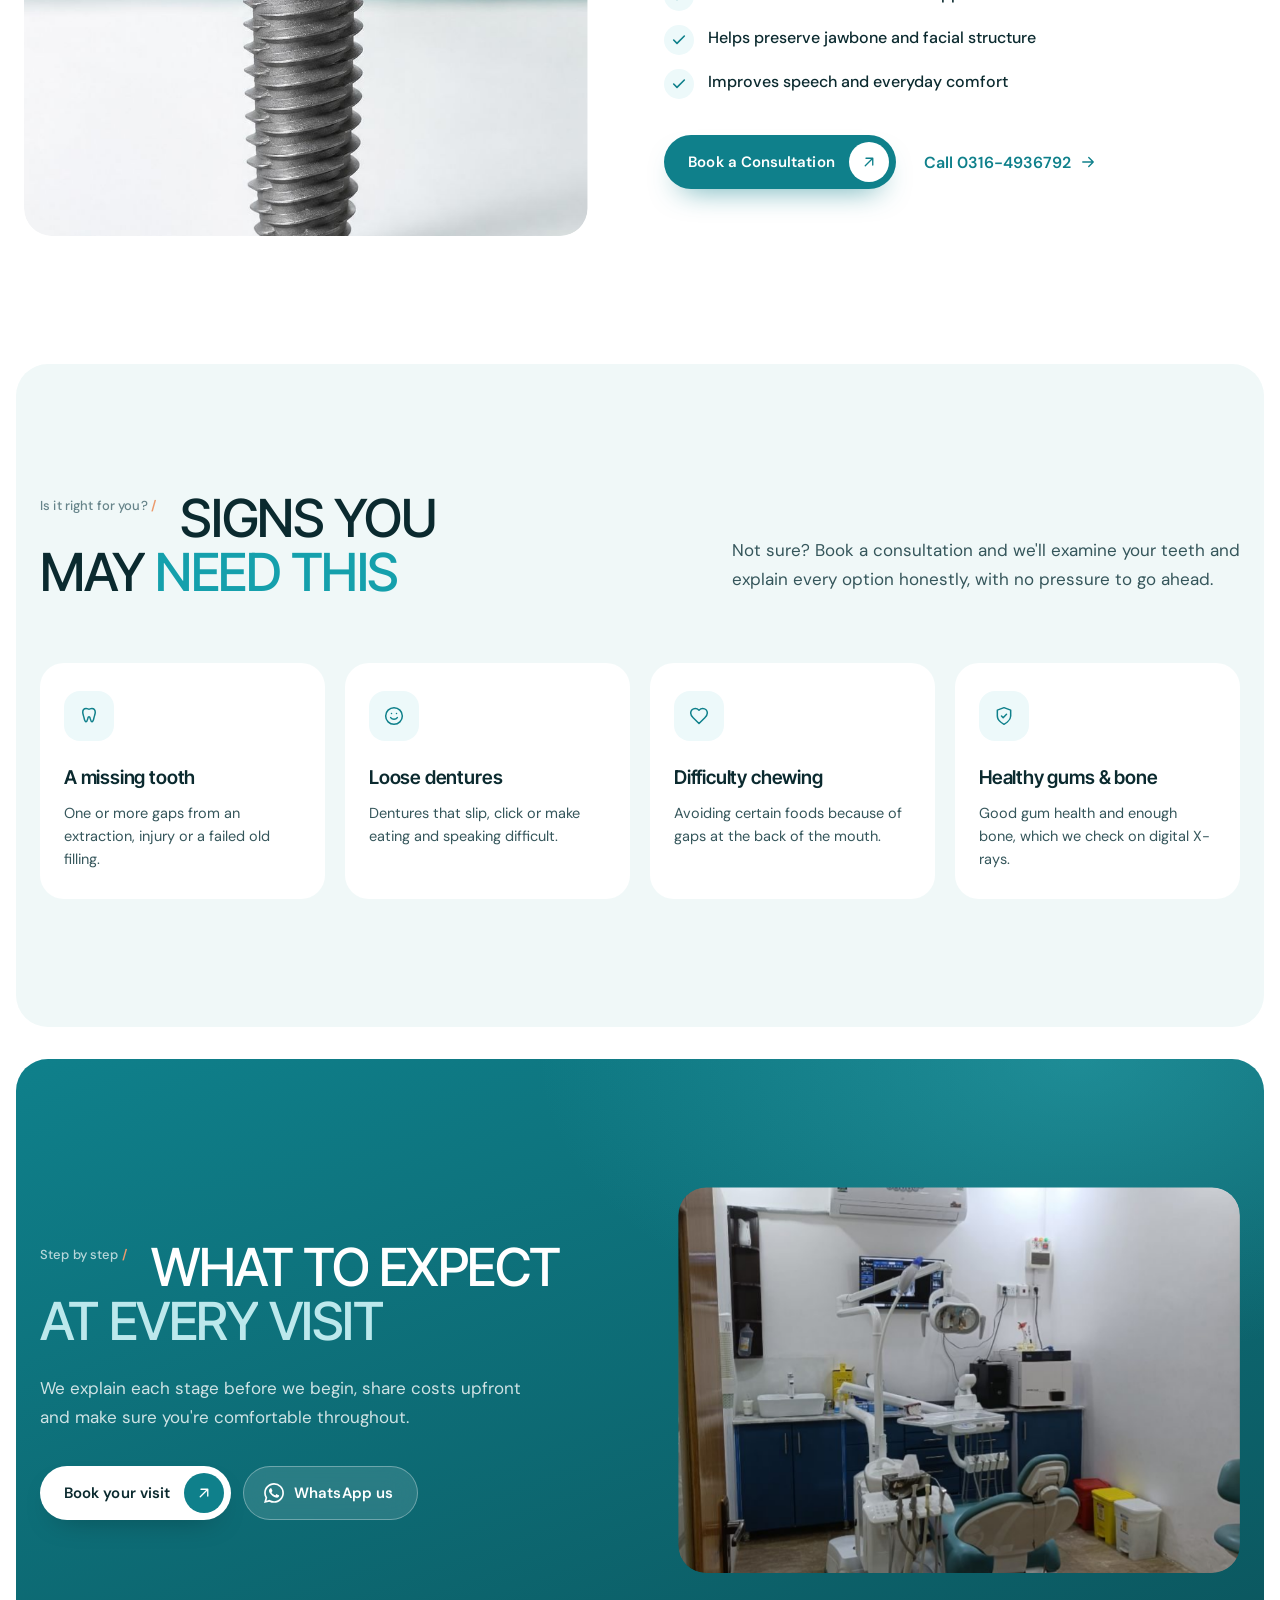
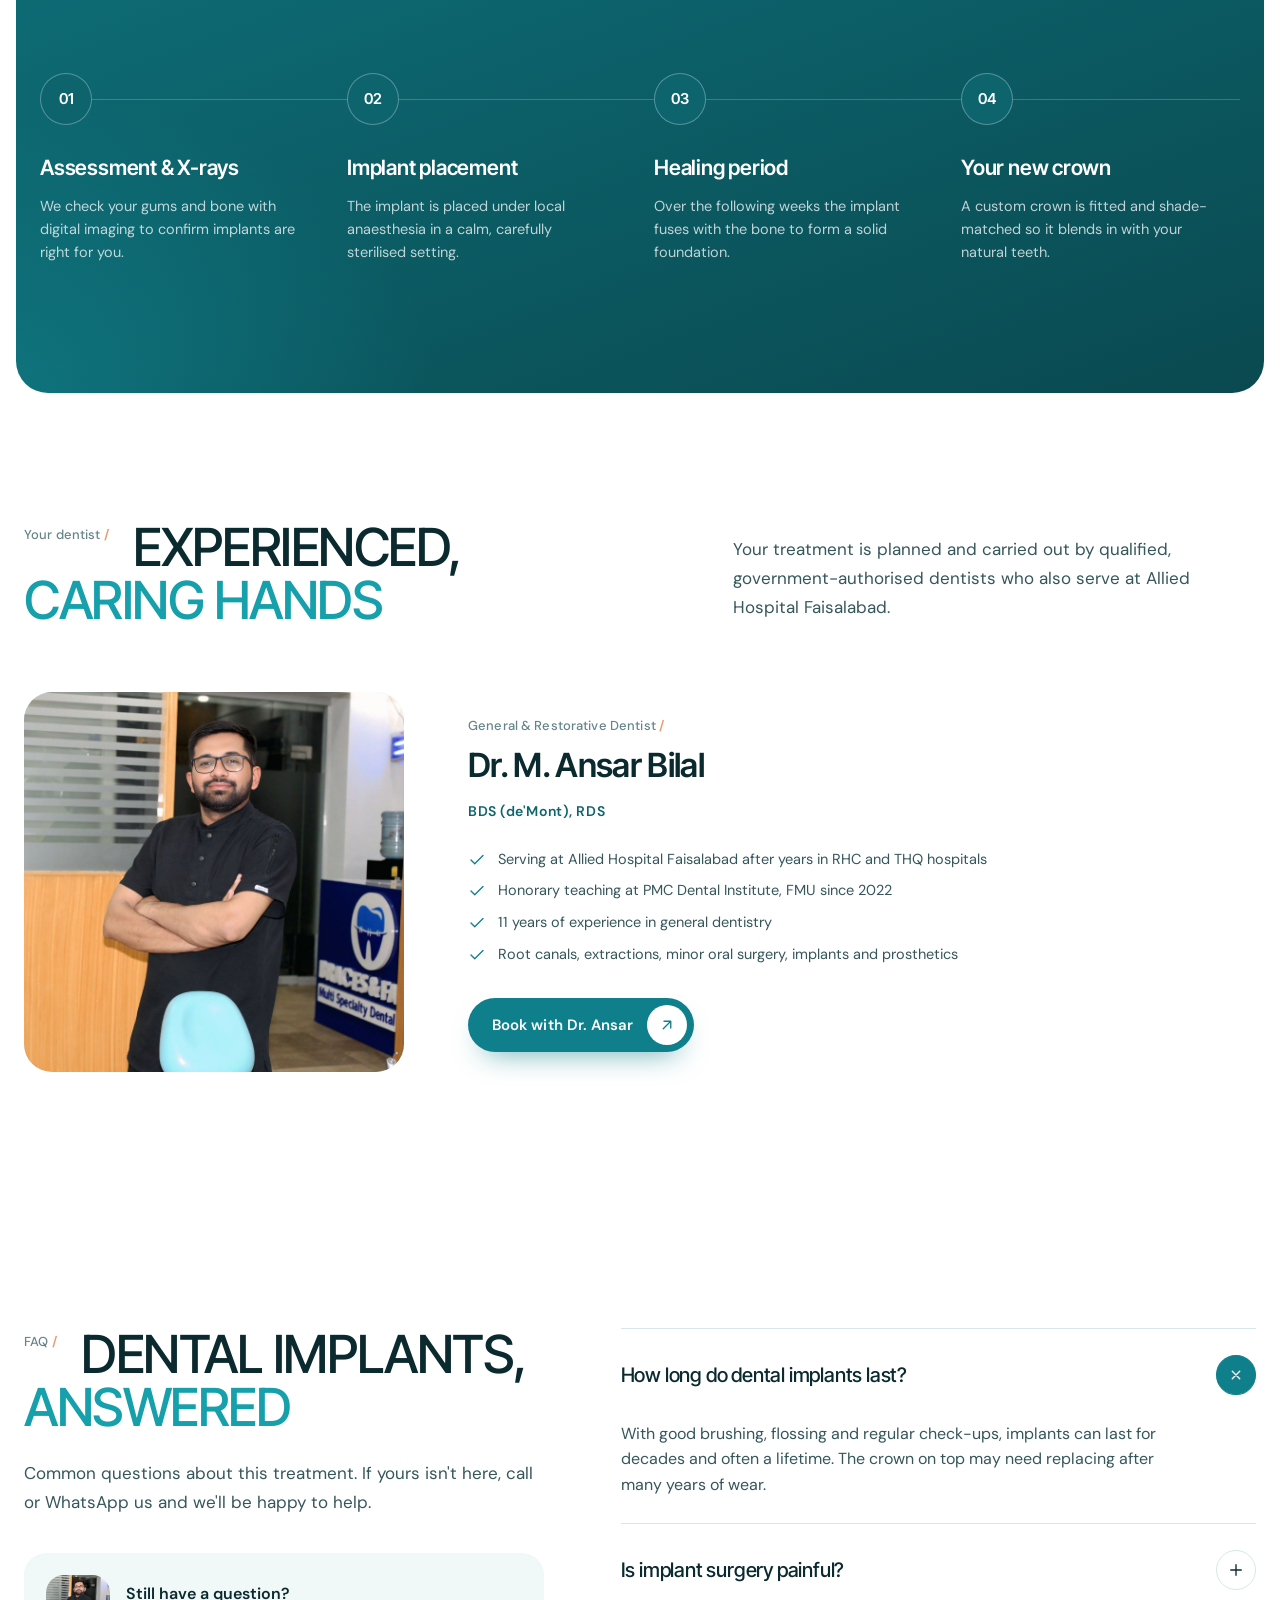
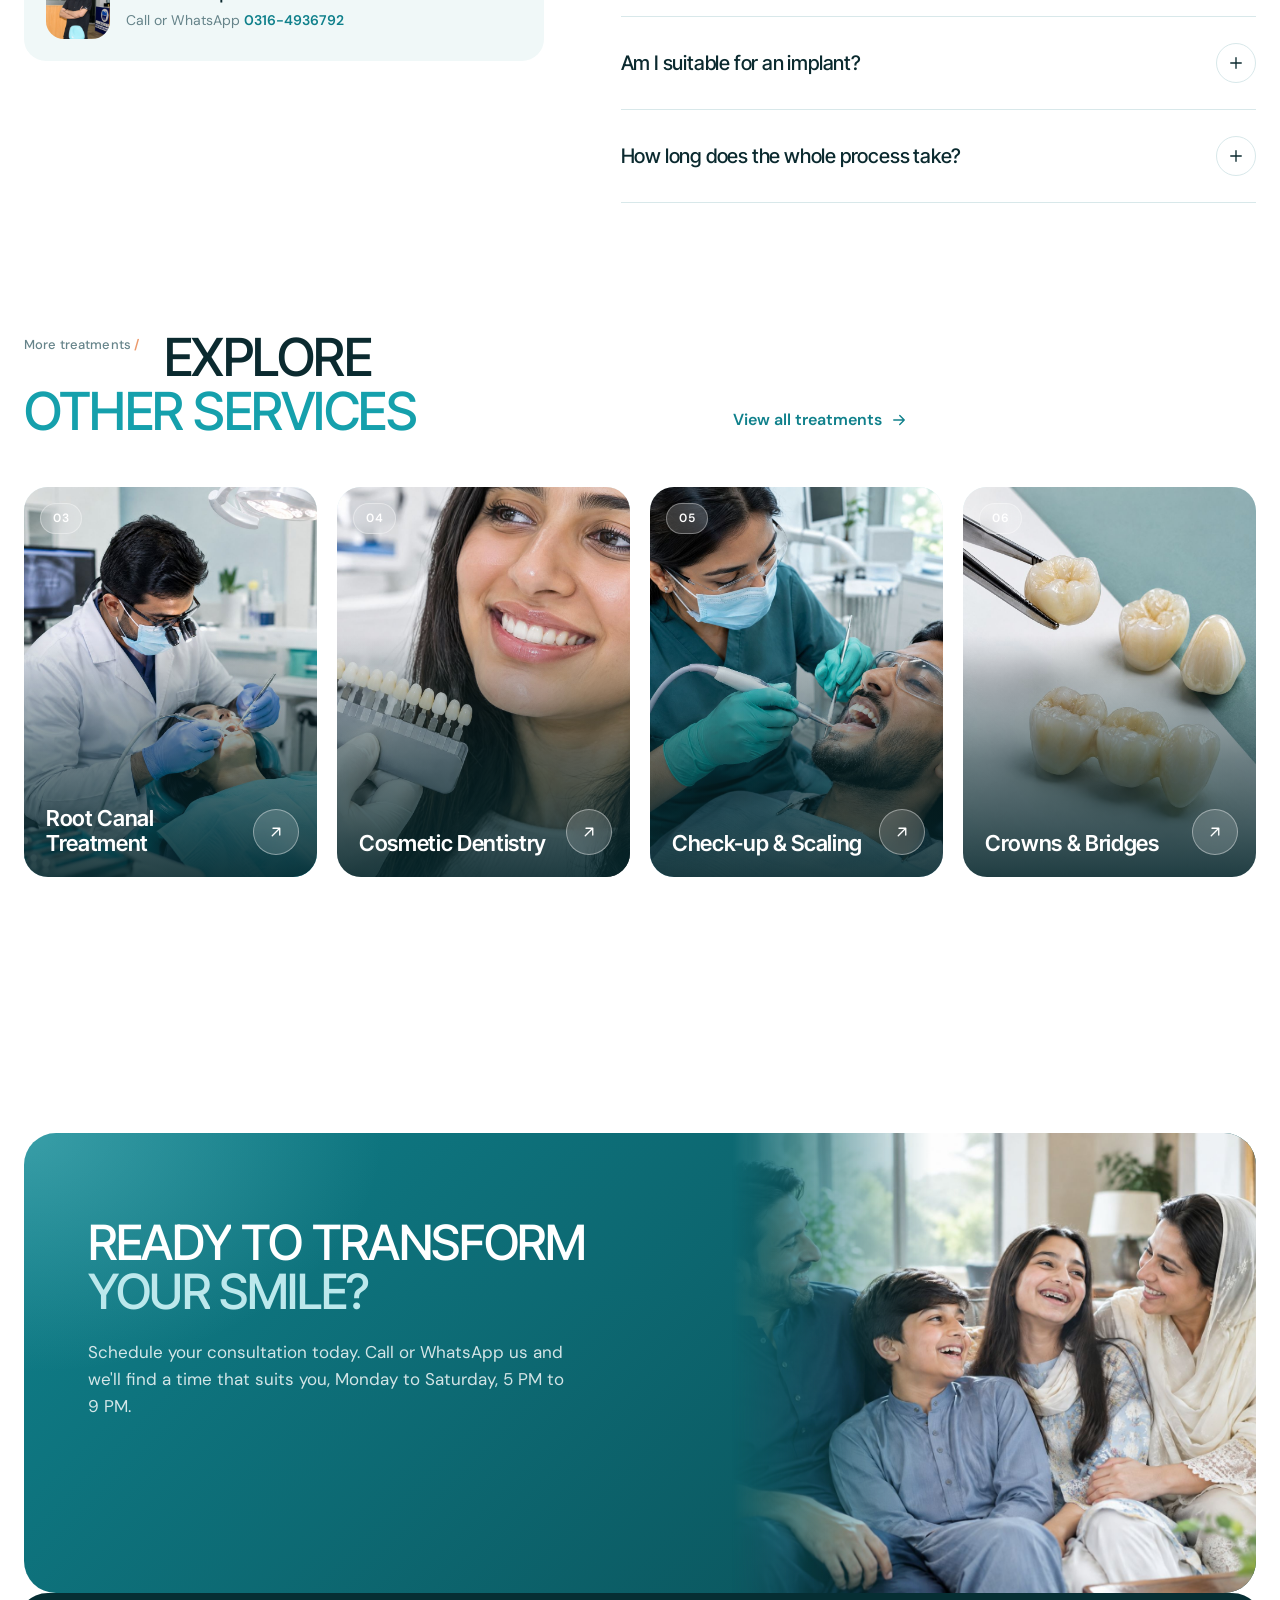
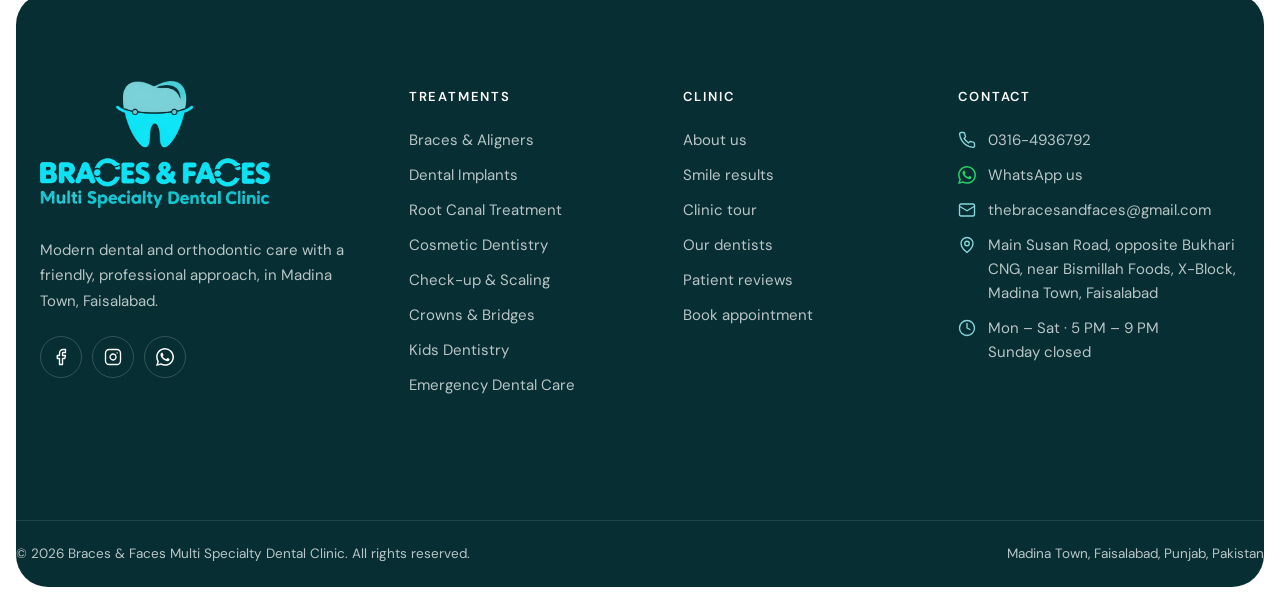
<file: treatments/dental-implants/index.html>
<!doctype html>
<html lang="en">
<head>
  <meta charset="utf-8">
  <meta name="viewport" content="width=device-width, initial-scale=1">
  <title>Dental Implants in Faisalabad | Braces &amp; Faces</title>
  <meta name="description" content="Dental implants in Faisalabad at Braces &amp; Faces. Permanent, natural-looking replacements for missing teeth. Book a consultation: 0316-4936792.">
  <meta name="theme-color" content="#0d646d">
  <link rel="canonical" href="https://dental-prototype-3c.vercel.app/treatments/dental-implants/">
  <link rel="icon" type="image/png" sizes="64x64" href="/assets/img/favicon-64.png">
  <link rel="apple-touch-icon" href="/assets/img/apple-touch-icon.png">
  <meta property="og:type" content="website">
  <meta property="og:site_name" content="Braces &amp; Faces Multi Specialty Dental Clinic">
  <meta property="og:title" content="Dental Implants in Faisalabad | Braces &amp; Faces">
  <meta property="og:description" content="Dental implants in Faisalabad at Braces &amp; Faces. Permanent, natural-looking replacements for missing teeth. Book a consultation: 0316-4936792.">
  <meta property="og:url" content="https://dental-prototype-3c.vercel.app/treatments/dental-implants/">
  <meta property="og:image" content="https://dental-prototype-3c.vercel.app/assets/img/w-implants.jpg">
  <meta name="twitter:card" content="summary_large_image">
  <link rel="preconnect" href="https://fonts.googleapis.com">
  <link rel="preconnect" href="https://fonts.gstatic.com" crossorigin>
  <link href="https://fonts.googleapis.com/css2?family=DM+Sans:opsz,wght@9..40,400;9..40,500;9..40,600;9..40,700&family=Inter+Tight:wght@400;500;600;700&display=swap" rel="stylesheet">
  <link rel="stylesheet" href="/assets/css/style.css?v=9360ea0b">
  <script>document.documentElement.classList.add('js');</script>
  <script type="application/ld+json">{"@context": "https://schema.org", "@type": "BreadcrumbList", "itemListElement": [{"@type": "ListItem", "position": 1, "name": "Home", "item": "https://dental-prototype-3c.vercel.app/"}, {"@type": "ListItem", "position": 2, "name": "Treatments", "item": "https://dental-prototype-3c.vercel.app/#treatments"}, {"@type": "ListItem", "position": 3, "name": "Dental Implants", "item": "https://dental-prototype-3c.vercel.app/treatments/dental-implants/"}]}</script>
</head>
<body data-page="treatment">

<svg width="0" height="0" style="position:absolute" aria-hidden="true" focusable="false">
  <symbol id="i-arrow" viewBox="0 0 24 24"><path d="M7 17L17 7M8 7h9v9"/></symbol>
  <symbol id="i-arrow-r" viewBox="0 0 24 24"><path d="M5 12h14M13 6l6 6-6 6"/></symbol>
  <symbol id="i-chev-l" viewBox="0 0 24 24"><path d="M15 18l-6-6 6-6"/></symbol>
  <symbol id="i-chev-r" viewBox="0 0 24 24"><path d="M9 18l6-6-6-6"/></symbol>
  <symbol id="i-phone" viewBox="0 0 24 24"><path d="M22 16.92v3a2 2 0 0 1-2.18 2 19.79 19.79 0 0 1-8.63-3.07 19.5 19.5 0 0 1-6-6 19.79 19.79 0 0 1-3.07-8.67A2 2 0 0 1 4.11 2h3a2 2 0 0 1 2 1.72c.13.96.36 1.9.7 2.81a2 2 0 0 1-.45 2.11L8.09 9.91a16 16 0 0 0 6 6l1.27-1.27a2 2 0 0 1 2.11-.45c.91.34 1.85.57 2.81.7A2 2 0 0 1 22 16.92z"/></symbol>
  <symbol id="i-pin" viewBox="0 0 24 24"><path d="M20 10c0 6-8 12-8 12s-8-6-8-12a8 8 0 0 1 16 0Z"/><circle cx="12" cy="10" r="3"/></symbol>
  <symbol id="i-clock" viewBox="0 0 24 24"><circle cx="12" cy="12" r="10"/><path d="M12 6v6l4 2"/></symbol>
  <symbol id="i-star" viewBox="0 0 24 24"><path d="M12 2.5l2.94 5.96 6.56.95-4.75 4.63 1.12 6.54L12 17.5l-5.87 3.08 1.12-6.54L2.5 9.41l6.56-.95L12 2.5z"/></symbol>
  <symbol id="i-check" viewBox="0 0 24 24"><path d="M20 6L9 17l-5-5"/></symbol>
  <symbol id="i-shield" viewBox="0 0 24 24"><path d="M12 22s8-4 8-10V5l-8-3-8 3v7c0 6 8 10 8 10z"/><path d="M9 12l2 2 4-4"/></symbol>
  <symbol id="i-scan" viewBox="0 0 24 24"><path d="M3 7V5a2 2 0 0 1 2-2h2M17 3h2a2 2 0 0 1 2 2v2M21 17v2a2 2 0 0 1-2 2h-2M7 21H5a2 2 0 0 1-2-2v-2M7 12h10"/></symbol>
  <symbol id="i-heart" viewBox="0 0 24 24"><path d="M19 14c1.49-1.46 3-3.21 3-5.5A5.5 5.5 0 0 0 16.5 3c-1.76 0-3 .5-4.5 2-1.5-1.5-2.74-2-4.5-2A5.5 5.5 0 0 0 2 8.5c0 2.3 1.5 4.05 3 5.5l7 7Z"/></symbol>
  <symbol id="i-users" viewBox="0 0 24 24"><path d="M16 21v-2a4 4 0 0 0-4-4H6a4 4 0 0 0-4 4v2"/><circle cx="9" cy="7" r="4"/><path d="M22 21v-2a4 4 0 0 0-3-3.87M16 3.13a4 4 0 0 1 0 7.75"/></symbol>
  <symbol id="i-calendar" viewBox="0 0 24 24"><rect x="3" y="4" width="18" height="18" rx="2"/><path d="M16 2v4M8 2v4M3 10h18"/></symbol>
  <symbol id="i-plus" viewBox="0 0 24 24"><path d="M12 5v14M5 12h14"/></symbol>
  <symbol id="i-menu" viewBox="0 0 24 24"><path d="M4 8h16M4 16h11"/></symbol>
  <symbol id="i-close" viewBox="0 0 24 24"><path d="M6 6l12 12M18 6L6 18"/></symbol>
  <symbol id="i-spark" viewBox="0 0 24 24"><path d="M12 2c.75 6.1 3.9 9.25 10 10-6.1.75-9.25 3.9-10 10-.75-6.1-3.9-9.25-10-10 6.1-.75 9.25-3.9 10-10z"/></symbol>
  <symbol id="i-quote" viewBox="0 0 24 24"><path d="M10 7H6a3 3 0 0 0-3 3v4h5v5H3M21 7h-4a3 3 0 0 0-3 3v4h5v5h-5" fill="none"/></symbol>
  <symbol id="i-tooth" viewBox="0 0 24 24"><path d="M8.5 3C6 3 4.5 4.8 4.5 7.6c0 2.4 1 4 1.5 6.4.5 2.6 1 4.9 2.4 4.9 1.5 0 1.7-2.4 2.2-4.2.3-1.2.8-1.7 1.4-1.7s1.1.5 1.4 1.7c.5 1.8.7 4.2 2.2 4.2 1.4 0 1.9-2.3 2.4-4.9.5-2.4 1.5-4 1.5-6.4C19.5 4.8 18 3 15.5 3c-1.7 0-2.5.8-3.5.8S10.2 3 8.5 3Z"/></symbol>
  <symbol id="i-smile" viewBox="0 0 24 24"><circle cx="12" cy="12" r="10"/><path d="M8 14s1.5 2 4 2 4-2 4-2M9 9h.01M15 9h.01"/></symbol>
  <symbol id="i-alert" viewBox="0 0 24 24"><path d="M10.29 3.86L1.82 18a2 2 0 0 0 1.71 3h16.94a2 2 0 0 0 1.71-3L13.71 3.86a2 2 0 0 0-3.42 0z"/><path d="M12 9v4M12 17h.01"/></symbol>
  <symbol id="i-mail" viewBox="0 0 24 24"><rect x="2" y="4" width="20" height="16" rx="2"/><path d="M22 7l-10 6L2 7"/></symbol>
  <symbol id="i-fb" viewBox="0 0 24 24"><path d="M18 2h-3a5 5 0 0 0-5 5v3H7v4h3v8h4v-8h3l1-4h-4V7a1 1 0 0 1 1-1h3z"/></symbol>
  <symbol id="i-ig" viewBox="0 0 24 24"><rect x="2" y="2" width="20" height="20" rx="5"/><path d="M16 11.37A4 4 0 1 1 12.63 8 4 4 0 0 1 16 11.37zM17.5 6.5h.01"/></symbol>
  <symbol id="i-wa" viewBox="0 0 24 24"><path d="M17.47 14.38c-.3-.15-1.76-.87-2.03-.97-.27-.1-.47-.15-.67.15-.2.3-.77.97-.94 1.16-.17.2-.35.22-.64.07-.3-.15-1.26-.46-2.39-1.47-.88-.79-1.48-1.76-1.65-2.06-.17-.3-.02-.46.13-.6.13-.14.3-.35.45-.52.15-.17.2-.3.3-.5.1-.2.05-.37-.03-.52-.07-.15-.67-1.61-.92-2.2-.24-.58-.49-.5-.67-.51h-.57c-.2 0-.52.07-.79.37-.27.3-1.04 1.02-1.04 2.48 0 1.46 1.07 2.88 1.21 3.07.15.2 2.1 3.2 5.08 4.49.71.31 1.26.49 1.7.63.71.22 1.36.19 1.87.12.57-.09 1.76-.72 2-1.41.25-.7.25-1.29.17-1.41-.07-.12-.27-.2-.57-.35zM12.05 21.8h-.01a9.87 9.87 0 0 1-5.03-1.38l-.36-.21-3.74.98 1-3.65-.24-.37a9.86 9.86 0 0 1-1.51-5.26c0-5.45 4.44-9.88 9.89-9.88 2.64 0 5.12 1.03 6.99 2.9a9.83 9.83 0 0 1 2.89 6.99c0 5.45-4.43 9.88-9.88 9.88zm8.41-18.3A11.82 11.82 0 0 0 12.05 0C5.5 0 .16 5.34.16 11.89c0 2.1.55 4.14 1.59 5.95L.06 24l6.3-1.65a11.88 11.88 0 0 0 5.68 1.45h.01c6.55 0 11.89-5.34 11.89-11.89 0-3.18-1.24-6.16-3.48-8.41z"/></symbol>
</svg>

<!-- ============ NAV ============ -->
<div class="nav" id="nav">
  <div class="nav-inner">
    <a href="/" class="brand" aria-label="Braces &amp; Faces Multi Specialty Dental Clinic, home">
      <img class="brand-mark" src="/assets/img/logo-mark.png" alt="" width="46" height="46">
      <span class="brand-text"><span class="brand-name">Braces &amp; Faces</span><span class="brand-sub">Multi Specialty Dental Clinic</span></span>
    </a>
    <nav class="nav-links" aria-label="Primary">
      <a href="/#home">Home</a>
      <div class="nav-dd">
        <a href="/#treatments" class="active">Treatments <svg class="ico"><use href="#i-chev-r"/></svg></a>
        <div class="dd-panel">
          <a href="/treatments/orthodontics/"><img src="/assets/img/t-ortho.jpg" alt="" loading="lazy"><span><strong>Braces &amp; Aligners</strong><small>Braces, aligners, bite correction</small></span></a>
          <a href="/treatments/dental-implants/"><img src="/assets/img/t-implants.jpg" alt="" loading="lazy"><span><strong>Dental Implants</strong><small>Permanent tooth replacement</small></span></a>
          <a href="/treatments/root-canal-treatment/"><img src="/assets/img/t-rootcanal.jpg" alt="" loading="lazy"><span><strong>Root Canal Treatment</strong><small>Relieve pain, save the tooth</small></span></a>
          <a href="/treatments/cosmetic-dentistry/"><img src="/assets/img/t-cosmetic.jpg" alt="" loading="lazy"><span><strong>Cosmetic Dentistry</strong><small>Whitening, veneers, bonding</small></span></a>
          <a href="/treatments/checkup-and-cleaning/"><img src="/assets/img/t-checkup.jpg" alt="" loading="lazy"><span><strong>Check-up &amp; Scaling</strong><small>Exams, scaling &amp; polishing</small></span></a>
          <a href="/treatments/crowns-and-bridges/"><img src="/assets/img/t-crowns.jpg" alt="" loading="lazy"><span><strong>Crowns &amp; Bridges</strong><small>Restore strength and shape</small></span></a>
          <a href="/treatments/kids-dentistry/"><img src="/assets/img/t-kids.jpg" alt="" loading="lazy"><span><strong>Kids Dentistry</strong><small>Gentle care for growing smiles</small></span></a>
          <a href="/treatments/emergency-dental-care/"><img src="/assets/img/t-emergency.jpg" alt="" loading="lazy"><span><strong>Emergency Dental Care</strong><small>Toothache, broken teeth, swelling</small></span></a>
          <a class="dd-all" href="/#treatments">View all treatments</a>
        </div>
      </div>
      <a href="/#about">About</a>
      <a href="/#gallery">Results</a>
      <a href="/#dentists">Dentists</a>
      <a href="/#contact">Contact</a>
    </nav>
    <a class="btn btn-light nav-cta no-rot" href="tel:+923164936792">Book a Call <span class="ic"><svg class="ico"><use href="#i-phone"/></svg></span></a>
    <button class="burger" id="burger" aria-label="Open menu"><svg class="ico"><use href="#i-menu"/></svg></button>
  </div>
</div>

<!-- Mobile menu -->
<div class="mmenu" id="mmenu" aria-hidden="true">
  <div class="mmenu-top">
    <a href="/" class="brand" aria-label="Braces &amp; Faces Multi Specialty Dental Clinic, home" data-close>
      <img class="brand-mark" src="/assets/img/logo-mark.png" alt="" width="46" height="46">
      <span class="brand-text"><span class="brand-name">Braces &amp; Faces</span><span class="brand-sub">Multi Specialty Dental Clinic</span></span>
    </a>
    <button class="mmenu-close" data-close aria-label="Close menu"><svg class="ico"><use href="#i-close"/></svg></button>
  </div>
  <nav>
    <a href="/#home" data-close>Home</a>
    <a href="/#treatments" data-close>Treatments</a>
    <div class="m-sub">
      <a href="/treatments/orthodontics/" data-close>Braces &amp; Aligners</a>
      <a href="/treatments/dental-implants/" data-close>Dental Implants</a>
      <a href="/treatments/root-canal-treatment/" data-close>Root Canal Treatment</a>
      <a href="/treatments/cosmetic-dentistry/" data-close>Cosmetic Dentistry</a>
      <a href="/treatments/checkup-and-cleaning/" data-close>Check-up &amp; Scaling</a>
      <a href="/treatments/crowns-and-bridges/" data-close>Crowns &amp; Bridges</a>
      <a href="/treatments/kids-dentistry/" data-close>Kids Dentistry</a>
      <a href="/treatments/emergency-dental-care/" data-close>Emergency Dental Care</a>
    </div>
    <a href="/#about" data-close>About</a>
    <a href="/#gallery" data-close>Results</a>
    <a href="/#dentists" data-close>Dentists</a>
    <a href="/#contact" data-close>Contact</a>
  </nav>
  <div class="mmenu-foot">
    <span>Susan Road, Madina Town, Faisalabad · Mon – Sat · 5 PM – 9 PM</span>
    <a class="btn btn-light no-rot" href="tel:+923164936792">Call 0316-4936792 <span class="ic"><svg class="ico"><use href="#i-phone"/></svg></span></a>
  </div>
</div>

<!-- ============ PAGE HERO ============ -->
<header class="hero page-hero" id="home">
  <div class="hero-slides" id="heroSlides">
    <div class="slide is-active"><img src="/assets/img/w-implants.jpg" alt="Smiling man biting an apple after dental implant treatment" fetchpriority="high"></div>
  </div>
  <div class="hero-shade"></div>

  <div class="hero-content" id="heroContent">
    <nav class="pill-badge crumbs" aria-label="Breadcrumb" data-reveal="blur" style="--d:150ms"><i class="dot"></i> <a href="/">Home</a><span class="sep">/</span><a href="/#treatments">Treatments</a><span class="sep">/</span><span>Dental Implants</span></nav>
    <h1 data-split style="--d:250ms">Replace missing teeth, <span class="soft">for</span> good.</h1>
    <p class="hero-text" data-reveal="blur" style="--d:700ms">Dental implants are the closest thing to a natural tooth. They restore normal chewing, protect your jawbone and give you a smile you don't have to think about.</p>
    <div class="hero-actions" data-reveal style="--d:850ms">
      <a class="btn btn-light" href="/?t=dental-implants#contact">Book Dental Implants <span class="ic"><svg class="ico"><use href="#i-arrow"/></svg></span></a>
      <a class="btn btn-glass" href="https://wa.me/923164936792?text=Assalam-o-Alaikum%21%20I%27d%20like%20to%20ask%20about%20Dental%20Implants%20at%20Braces%20%26%20Faces." target="_blank" rel="noopener"><svg class="ico fill"><use href="#i-wa"/></svg> Ask on WhatsApp</a>
    </div>
  </div>

  <div class="hero-bottom">
    <div class="hero-facts" data-reveal style="--d:1000ms">
      <div class="fact"><small>Visits</small><strong>Placement, healing &amp; crown</strong></div>
      <div class="fact"><small>Built from</small><strong>Titanium implant + crown</strong></div>
      <div class="fact"><small>Lifespan</small><strong>Decades with good care</strong></div>
    </div>
  </div>
</header>

<!-- ============ QUICK INFO ============ -->
<section class="quick" aria-label="Clinic contact details">
  <div class="container quick-grid">
    <a class="q-item" href="tel:+923164936792" data-reveal>
      <span class="q-ic"><svg class="ico"><use href="#i-phone"/></svg></span>
      <span><small>Call for an appointment</small><strong>0316-4936792</strong></span>
    </a>
    <a class="q-item" href="https://maps.app.goo.gl/7f4cEsK4gpgcAALK6" target="_blank" rel="noopener" data-reveal style="--d:100ms">
      <span class="q-ic"><svg class="ico"><use href="#i-pin"/></svg></span>
      <span><small>Visit the clinic</small><strong>Susan Road, Madina Town</strong></span>
    </a>
    <div class="q-item" data-reveal style="--d:200ms">
      <span class="q-ic"><svg class="ico"><use href="#i-clock"/></svg></span>
      <span><small>Opening hours</small><strong>Mon – Sat · 5 PM – 9 PM</strong></span>
    </div>
    <a class="btn btn-primary" href="/#contact" data-reveal style="--d:300ms">Book Appointment <span class="ic"><svg class="ico"><use href="#i-arrow"/></svg></span></a>
  </div>
</section>

<!-- ============ OVERVIEW ============ -->
<section class="section" id="overview">
  <div class="container ov-grid">
    <figure class="media ov-img" data-reveal="img">
      <div class="px" data-parallax="0.08"><img src="/assets/img/t-implants.jpg" alt="Titanium dental implant with a ceramic crown" loading="lazy"></div>
    </figure>
    <div class="ov-copy">
      <h2 class="h2" data-split><span class="eyebrow">Dental Implants <b>/</b></span> A permanent fix for <em>missing teeth</em></h2>
        <p class="lead" data-reveal="blur">A dental implant is a small titanium post placed into the jawbone, where it fuses with the bone and acts like a natural tooth root. It then supports a crown, a bridge or a denture.</p>
        <p class="lead" data-reveal="blur">Unlike removable dentures, implants don't slip or need adhesives. They help preserve the jawbone and facial structure, so your smile and your face keep their natural shape.</p>
      <ul class="checks" data-reveal>
          <li><span class="ck"><svg class="ico"><use href="#i-check"/></svg></span>Permanent solution for missing teeth</li>
          <li><span class="ck"><svg class="ico"><use href="#i-check"/></svg></span>Restores natural function and appearance</li>
          <li><span class="ck"><svg class="ico"><use href="#i-check"/></svg></span>Helps preserve jawbone and facial structure</li>
          <li><span class="ck"><svg class="ico"><use href="#i-check"/></svg></span>Improves speech and everyday comfort</li>
      </ul>
      <div class="about-actions" data-reveal>
        <a class="btn btn-primary" href="/?t=dental-implants#contact">Book a Consultation <span class="ic"><svg class="ico"><use href="#i-arrow"/></svg></span></a>
        <a class="link-arrow" href="tel:+923164936792">Call 0316-4936792 <svg class="ico"><use href="#i-arrow-r"/></svg></a>
      </div>
    </div>
  </div>
</section>

<!-- ============ IS IT FOR YOU ============ -->
<section class="section signs" id="signs">
  <div class="container">
    <div class="sec-head">
      <h2 class="h2" data-split><span class="eyebrow">Is it right for you? <b>/</b></span> Signs you may <em>need this</em></h2>
      <div class="sec-head-side">
        <p class="lead" data-reveal="blur">Not sure? Book a consultation and we'll examine your teeth and explain every option honestly, with no pressure to go ahead.</p>
      </div>
    </div>
    <div class="sign-grid">
      <div class="sign" data-reveal style="--d:0ms">
        <span class="f-ic"><svg class="ico"><use href="#i-tooth"/></svg></span>
        <h3>A missing tooth</h3>
        <p>One or more gaps from an extraction, injury or a failed old filling.</p>
      </div>
      <div class="sign" data-reveal style="--d:100ms">
        <span class="f-ic"><svg class="ico"><use href="#i-smile"/></svg></span>
        <h3>Loose dentures</h3>
        <p>Dentures that slip, click or make eating and speaking difficult.</p>
      </div>
      <div class="sign" data-reveal style="--d:200ms">
        <span class="f-ic"><svg class="ico"><use href="#i-heart"/></svg></span>
        <h3>Difficulty chewing</h3>
        <p>Avoiding certain foods because of gaps at the back of the mouth.</p>
      </div>
      <div class="sign" data-reveal style="--d:300ms">
        <span class="f-ic"><svg class="ico"><use href="#i-shield"/></svg></span>
        <h3>Healthy gums &amp; bone</h3>
        <p>Good gum health and enough bone, which we check on digital X-rays.</p>
      </div>
    </div>
  </div>
</section>

<!-- ============ PROCESS ============ -->
<section class="section process" id="process" style="margin-top: clamp(20px, 3vw, 32px);">
  <div class="container">
    <div class="process-head">
      <div>
        <h2 class="h2" data-split><span class="eyebrow">Step by step <b>/</b></span> What to expect <em>at every visit</em></h2>
        <p class="lead" data-reveal="blur">We explain each stage before we begin, share costs upfront and make sure you're comfortable throughout.</p>
        <div class="process-actions" data-reveal>
          <a class="btn btn-light" href="/?t=dental-implants#contact">Book your visit <span class="ic"><svg class="ico"><use href="#i-arrow"/></svg></span></a>
          <a class="btn btn-glass" href="https://wa.me/923164936792?text=Assalam-o-Alaikum%21%20I%27d%20like%20to%20ask%20about%20Dental%20Implants%20at%20Braces%20%26%20Faces." target="_blank" rel="noopener"><svg class="ico fill"><use href="#i-wa"/></svg> WhatsApp us</a>
        </div>
      </div>
      <figure class="media process-img" data-reveal="img">
        <div class="px" data-parallax="0.08"><img src="/assets/img/clinic-room.jpg" alt="Treatment room at Braces &amp; Faces dental clinic" loading="lazy"></div>
      </figure>
    </div>

    <div class="steps" id="steps">
      <div class="steps-line"><i id="stepsFill"></i></div>
      <div class="step" data-reveal><div class="step-num">01</div><h3>Assessment &amp; X-rays</h3><p>We check your gums and bone with digital imaging to confirm implants are right for you.</p></div>
      <div class="step" data-reveal style="--d:120ms"><div class="step-num">02</div><h3>Implant placement</h3><p>The implant is placed under local anaesthesia in a calm, carefully sterilised setting.</p></div>
      <div class="step" data-reveal style="--d:240ms"><div class="step-num">03</div><h3>Healing period</h3><p>Over the following weeks the implant fuses with the bone to form a solid foundation.</p></div>
      <div class="step" data-reveal style="--d:360ms"><div class="step-num">04</div><h3>Your new crown</h3><p>A custom crown is fitted and shade-matched so it blends in with your natural teeth.</p></div>
    </div>
  </div>
</section>

<!-- ============ DENTIST ============ -->
<section class="section" id="dentist">
  <div class="container">
    <div class="sec-head">
      <h2 class="h2" data-split><span class="eyebrow">Your dentist <b>/</b></span> Experienced, <em>caring hands</em></h2>
      <div class="sec-head-side">
        <p class="lead" data-reveal="blur">Your treatment is planned and carried out by qualified, government-authorised dentists who also serve at Allied Hospital Faisalabad.</p>
      </div>
    </div>
    <div class="lead-doc">
      <div class="doc-photo" data-reveal="card"><img src="/assets/img/doc-ansar.jpg" alt="Dr. M. Ansar Bilal" loading="lazy"></div>
      <div data-reveal>
        <span class="eyebrow">General &amp; Restorative Dentist <b>/</b></span>
        <h3>Dr. M. Ansar Bilal</h3>
        <span class="doc-quals">BDS (de'Mont), RDS</span>
        <ul class="doc-points">
        <li><svg class="ico"><use href="#i-check"/></svg><span>Serving at Allied Hospital Faisalabad after years in RHC and THQ hospitals</span></li>
        <li><svg class="ico"><use href="#i-check"/></svg><span>Honorary teaching at PMC Dental Institute, FMU since 2022</span></li>
        <li><svg class="ico"><use href="#i-check"/></svg><span>11 years of experience in general dentistry</span></li>
        <li><svg class="ico"><use href="#i-check"/></svg><span>Root canals, extractions, minor oral surgery, implants and prosthetics</span></li>
        </ul>
        <a class="btn btn-primary" href="/?t=dental-implants#contact">Book with Dr. Ansar <span class="ic"><svg class="ico"><use href="#i-arrow"/></svg></span></a>
      </div>
    </div>
  </div>
</section>

<!-- ============ FAQ ============ -->
<section class="section" id="faq">
  <div class="container faq-grid">
    <div class="faq-aside">
      <h2 class="h2" data-split><span class="eyebrow">FAQ <b>/</b></span> Dental Implants, <em>answered</em></h2>
      <p class="lead" data-reveal="blur">Common questions about this treatment. If yours isn't here, call or WhatsApp us and we'll be happy to help.</p>
      <div class="help-card" data-reveal>
        <img src="/assets/img/doc-ansar.jpg" alt="">
        <div><strong>Still have a question?</strong><span>Call or WhatsApp <a href="tel:+923164936792">0316-4936792</a></span></div>
      </div>
    </div>
    <div class="acc">
      <div class="acc-item open" data-reveal>
        <button class="acc-q" aria-expanded="true">How long do dental implants last? <span class="pm"><svg class="ico"><use href="#i-plus"/></svg></span></button>
        <div class="acc-a"><div><p>With good brushing, flossing and regular check-ups, implants can last for decades and often a lifetime. The crown on top may need replacing after many years of wear.</p></div></div>
      </div>
      <div class="acc-item" data-reveal style="--d:80ms">
        <button class="acc-q" aria-expanded="false">Is implant surgery painful? <span class="pm"><svg class="ico"><use href="#i-plus"/></svg></span></button>
        <div class="acc-a"><div><p>The procedure is done under local anaesthesia, so you shouldn't feel pain during it. Mild soreness for a few days afterwards is normal and easily managed.</p></div></div>
      </div>
      <div class="acc-item" data-reveal style="--d:160ms">
        <button class="acc-q" aria-expanded="false">Am I suitable for an implant? <span class="pm"><svg class="ico"><use href="#i-plus"/></svg></span></button>
        <div class="acc-a"><div><p>Most healthy adults are. We check your gum health and bone with digital X-rays first. Heavy smoking and some uncontrolled medical conditions can affect healing, and we'll discuss this openly.</p></div></div>
      </div>
      <div class="acc-item" data-reveal style="--d:240ms">
        <button class="acc-q" aria-expanded="false">How long does the whole process take? <span class="pm"><svg class="ico"><use href="#i-plus"/></svg></span></button>
        <div class="acc-a"><div><p>It usually takes a few months from placement to the final crown, because the implant needs time to bond with the bone. We'll give you a clear timeline at your consultation.</p></div></div>
      </div>
    </div>
  </div>
</section>

<!-- ============ RELATED ============ -->
<section class="section related" style="padding-top: 0;">
  <div class="container">
    <div class="sec-head">
      <h2 class="h2" data-split><span class="eyebrow">More treatments <b>/</b></span> Explore <em>other services</em></h2>
      <div class="sec-head-side">
        <a class="link-arrow" href="/#treatments" data-reveal>View all treatments <svg class="ico"><use href="#i-arrow-r"/></svg></a>
      </div>
    </div>
    <div class="t-grid">
      <article class="t-card" data-reveal="card">
        <figure class="t-media"><img src="/assets/img/t-rootcanal.jpg" alt="Dentist wearing loupes performing root canal treatment" loading="lazy"></figure>
        <a class="t-cover" href="/treatments/root-canal-treatment/" aria-label="Root Canal Treatment" tabindex="-1"></a>
        <span class="t-num">03</span>
        <div class="t-body"><h3>Root Canal Treatment</h3><p>Comfortable, precise root canal therapy that clears infection and saves your natural tooth.</p></div>
        <a class="t-go" href="/treatments/root-canal-treatment/" aria-label="Learn about Root Canal Treatment"><svg class="ico"><use href="#i-arrow"/></svg></a>
      </article>
      <article class="t-card" data-reveal="card" style="--d:90ms">
        <figure class="t-media"><img src="/assets/img/t-cosmetic.jpg" alt="Dentist matching a tooth shade guide to a patient's smile" loading="lazy"></figure>
        <a class="t-cover" href="/treatments/cosmetic-dentistry/" aria-label="Cosmetic Dentistry" tabindex="-1"></a>
        <span class="t-num">04</span>
        <div class="t-body"><h3>Cosmetic Dentistry</h3><p>Whitening, veneers, bonding and reshaping for a brighter, more balanced smile.</p></div>
        <a class="t-go" href="/treatments/cosmetic-dentistry/" aria-label="Learn about Cosmetic Dentistry"><svg class="ico"><use href="#i-arrow"/></svg></a>
      </article>
      <article class="t-card" data-reveal="card" style="--d:180ms">
        <figure class="t-media"><img src="/assets/img/t-checkup.jpg" alt="Hygienist cleaning a patient's teeth with an ultrasonic scaler" loading="lazy"></figure>
        <a class="t-cover" href="/treatments/checkup-and-cleaning/" aria-label="Check-up &amp; Scaling" tabindex="-1"></a>
        <span class="t-num">05</span>
        <div class="t-body"><h3>Check-up &amp; Scaling</h3><p>Routine examinations plus professional scaling and polishing for healthy gums and fresh breath.</p></div>
        <a class="t-go" href="/treatments/checkup-and-cleaning/" aria-label="Learn about Check-up &amp; Scaling"><svg class="ico"><use href="#i-arrow"/></svg></a>
      </article>
      <article class="t-card" data-reveal="card" style="--d:270ms">
        <figure class="t-media"><img src="/assets/img/t-crowns.jpg" alt="Porcelain dental crowns and a dental bridge" loading="lazy"></figure>
        <a class="t-cover" href="/treatments/crowns-and-bridges/" aria-label="Crowns &amp; Bridges" tabindex="-1"></a>
        <span class="t-num">06</span>
        <div class="t-body"><h3>Crowns &amp; Bridges</h3><p>Strong, tooth-coloured crowns and bridges custom-made to restore your bite and smile.</p></div>
        <a class="t-go" href="/treatments/crowns-and-bridges/" aria-label="Learn about Crowns &amp; Bridges"><svg class="ico"><use href="#i-arrow"/></svg></a>
      </article>
    </div>
  </div>
</section>

<!-- ============ CTA ============ -->
<section class="cta">
  <div class="container">
    <div class="cta-inner" data-reveal="scale">
      <div class="cta-copy">
        <h2 class="h2" data-split>Ready to transform <em>your smile?</em></h2>
        <p data-reveal="blur" style="--d:300ms">Schedule your consultation today. Call or WhatsApp us and we'll find a time that suits you, Monday to Saturday, 5 PM to 9 PM.</p>
        <div class="cta-actions" data-reveal style="--d:450ms">
          <a class="btn btn-light no-rot" href="tel:+923164936792">Call 0316-4936792 <span class="ic"><svg class="ico"><use href="#i-phone"/></svg></span></a>
          <a class="btn btn-glass" href="https://wa.me/923164936792" target="_blank" rel="noopener"><svg class="ico fill"><use href="#i-wa"/></svg> Chat on WhatsApp</a>
        </div>
      </div>
      <figure class="cta-img"><img src="/assets/img/family.jpg" alt="Smiling family with healthy teeth" loading="lazy"></figure>
    </div>
  </div>
</section>

<!-- ============ FOOTER ============ -->
<footer class="footer">
  <div class="container">
    <div class="footer-top">
      <div class="footer-about">
        <a href="/" class="footer-logo" aria-label="Braces &amp; Faces Multi Specialty Dental Clinic, home"><img src="/assets/img/logo-full.png" alt="Braces &amp; Faces Multi Specialty Dental Clinic" width="700" height="387" loading="lazy"></a>
        <p>Modern dental and orthodontic care with a friendly, professional approach, in Madina Town, Faisalabad.</p>
        <div class="socials">
          <a href="https://www.facebook.com/p/Braces-And-Faces-Multi-Speciality-Dental-Clinic-61570548583635/" target="_blank" rel="noopener" aria-label="Facebook"><svg class="ico"><use href="#i-fb"/></svg></a>
          <a href="https://www.instagram.com/braces.and.faces.fsd/" target="_blank" rel="noopener" aria-label="Instagram"><svg class="ico"><use href="#i-ig"/></svg></a>
          <a href="https://wa.me/923164936792" target="_blank" rel="noopener" aria-label="WhatsApp"><svg class="ico fill"><use href="#i-wa"/></svg></a>
        </div>
      </div>
      <div>
        <h4>Treatments</h4>
        <ul>
          <li><a href="/treatments/orthodontics/">Braces &amp; Aligners</a></li>
          <li><a href="/treatments/dental-implants/">Dental Implants</a></li>
          <li><a href="/treatments/root-canal-treatment/">Root Canal Treatment</a></li>
          <li><a href="/treatments/cosmetic-dentistry/">Cosmetic Dentistry</a></li>
          <li><a href="/treatments/checkup-and-cleaning/">Check-up &amp; Scaling</a></li>
          <li><a href="/treatments/crowns-and-bridges/">Crowns &amp; Bridges</a></li>
          <li><a href="/treatments/kids-dentistry/">Kids Dentistry</a></li>
          <li><a href="/treatments/emergency-dental-care/">Emergency Dental Care</a></li>
        </ul>
      </div>
      <div>
        <h4>Clinic</h4>
        <ul>
          <li><a href="/#about">About us</a></li>
          <li><a href="/#gallery">Smile results</a></li>
          <li><a href="/#clinic">Clinic tour</a></li>
          <li><a href="/#dentists">Our dentists</a></li>
          <li><a href="/#reviews">Patient reviews</a></li>
          <li><a href="/#contact">Book appointment</a></li>
        </ul>
      </div>
      <div>
        <h4>Contact</h4>
        <ul class="contact-list">
          <li><svg class="ico"><use href="#i-phone"/></svg><a href="tel:+923164936792">0316-4936792</a></li>
          <li><svg class="ico fill" style="color:#25d366"><use href="#i-wa"/></svg><a href="https://wa.me/923164936792" target="_blank" rel="noopener">WhatsApp us</a></li>
          <li><svg class="ico"><use href="#i-mail"/></svg><a href="mailto:thebracesandfaces@gmail.com">thebracesandfaces@gmail.com</a></li>
          <li><svg class="ico"><use href="#i-pin"/></svg><a href="https://maps.app.goo.gl/7f4cEsK4gpgcAALK6" target="_blank" rel="noopener">Main Susan Road, opposite Bukhari CNG, near Bismillah Foods, X-Block, Madina Town, Faisalabad</a></li>
          <li><svg class="ico"><use href="#i-clock"/></svg><span>Mon – Sat · 5 PM – 9 PM<br>Sunday closed</span></li>
        </ul>
      </div>
    </div>
  </div>
  <div class="footer-word" id="footerWord" aria-hidden="true">Braces &amp; Faces</div>
  <div class="container footer-bottom">
    <span>© <span id="year">2026</span> Braces &amp; Faces Multi Specialty Dental Clinic. All rights reserved.</span>
    <span>Madina Town, Faisalabad, Punjab, Pakistan</span>
  </div>
</footer>

<a class="wa-float" id="waFloat" href="https://wa.me/923164936792" target="_blank" rel="noopener" aria-label="Chat with us on WhatsApp">
  <span class="tip">Chat with us</span>
  <svg class="ico fill"><use href="#i-wa"/></svg>
</a>

<script src="/assets/js/main.js?v=f1e44407"></script>
</body>
</html>
</file>
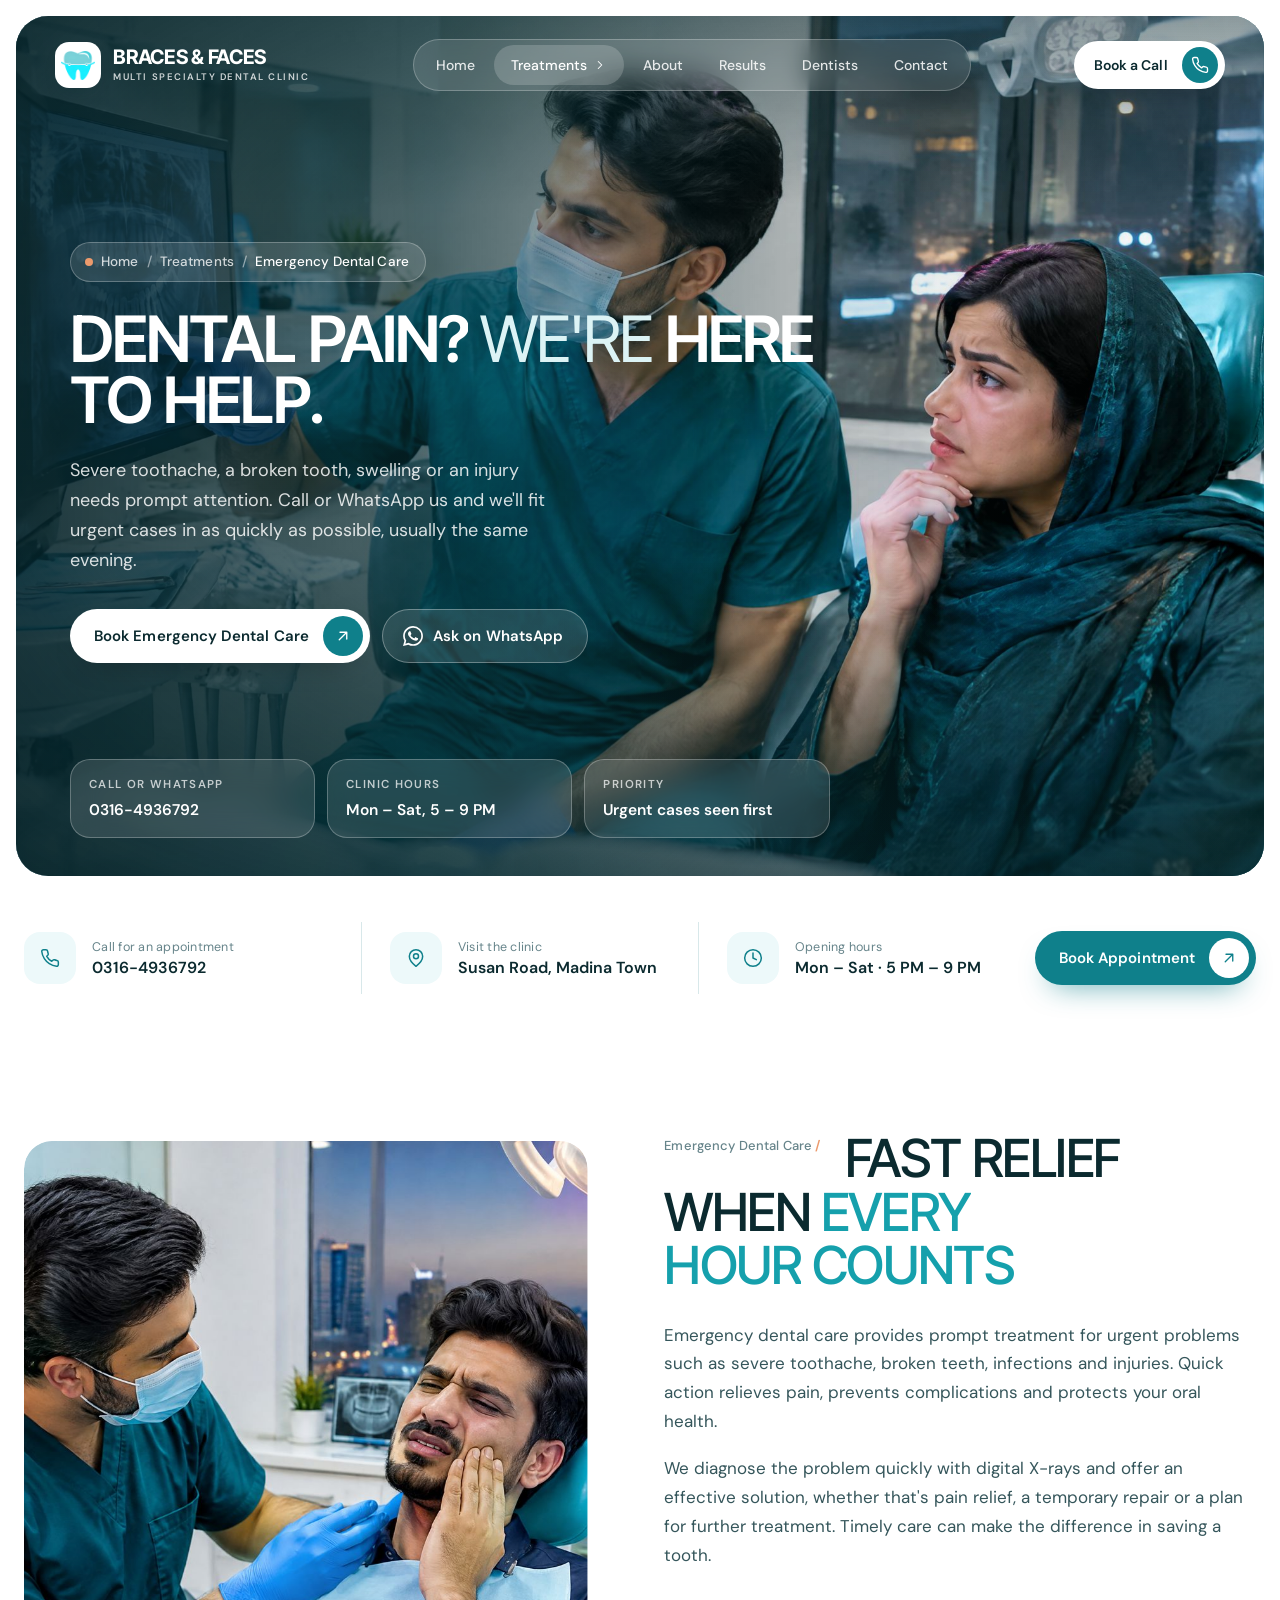
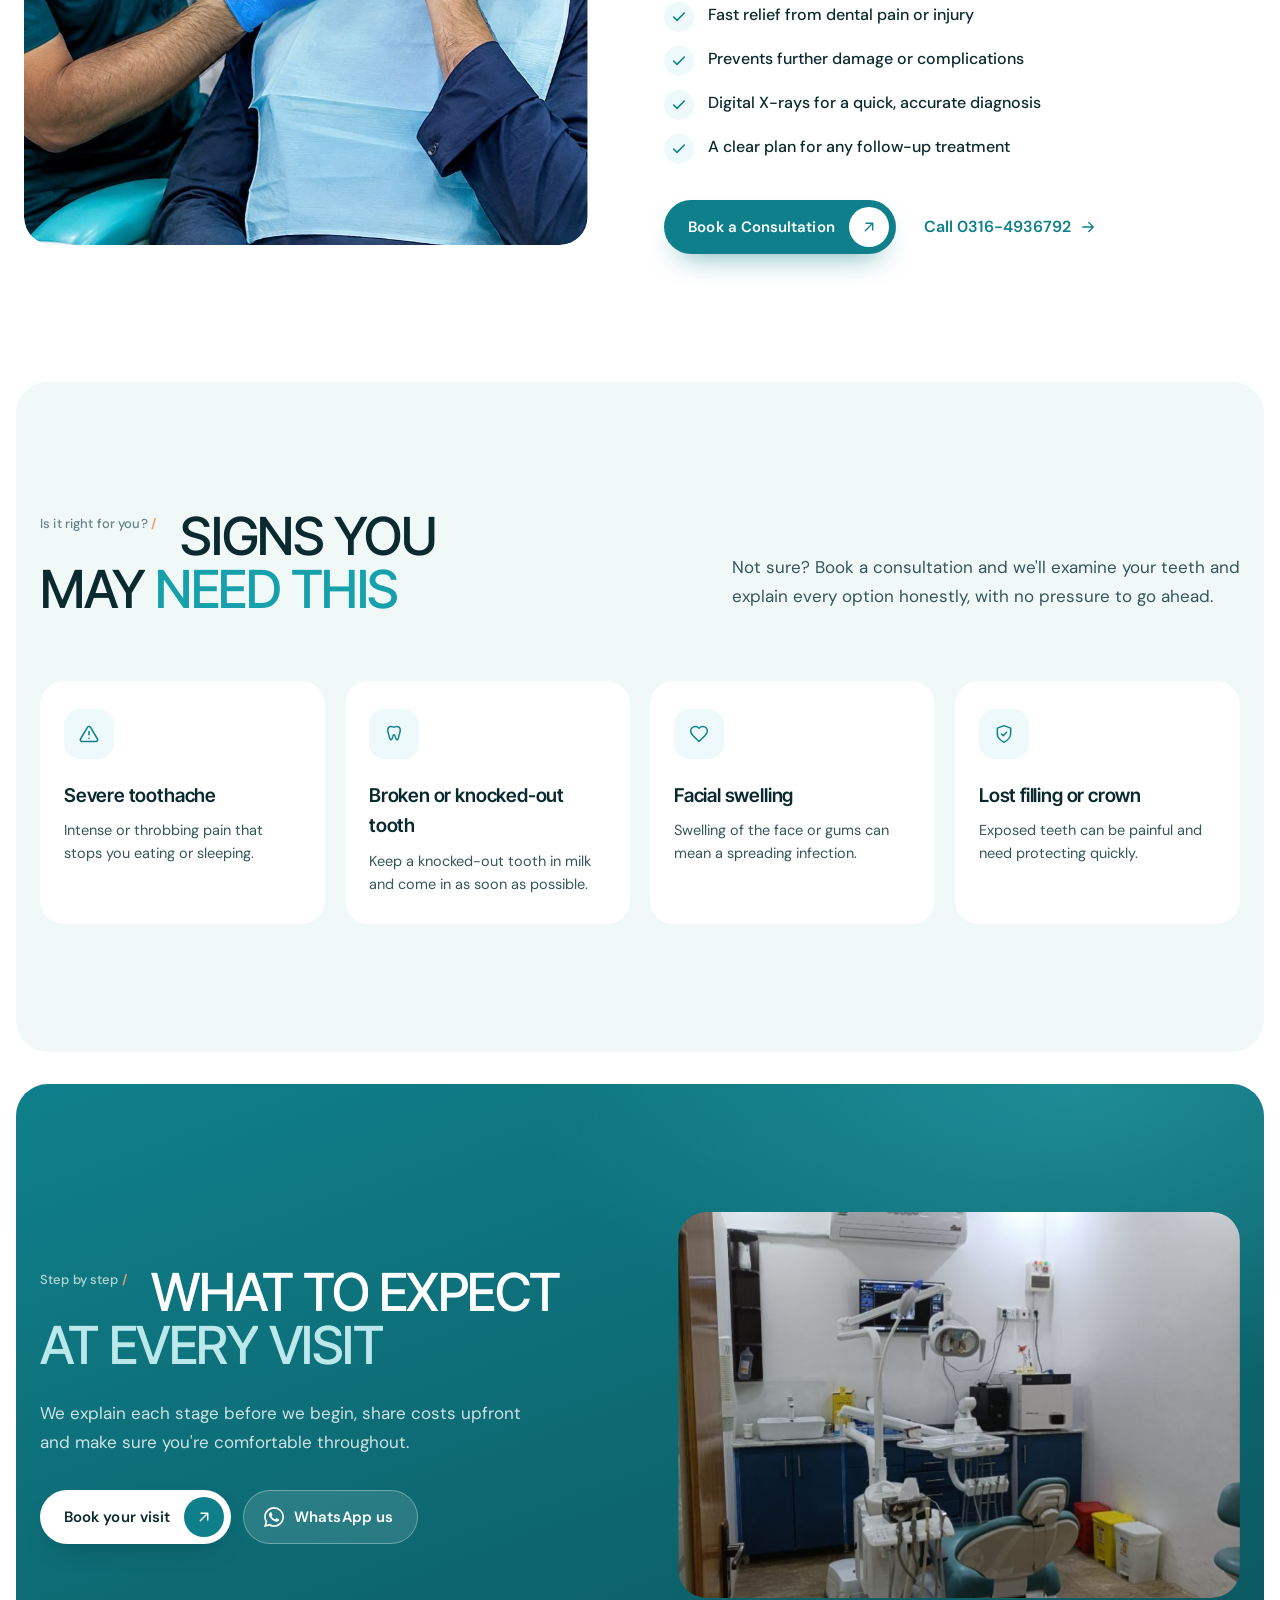
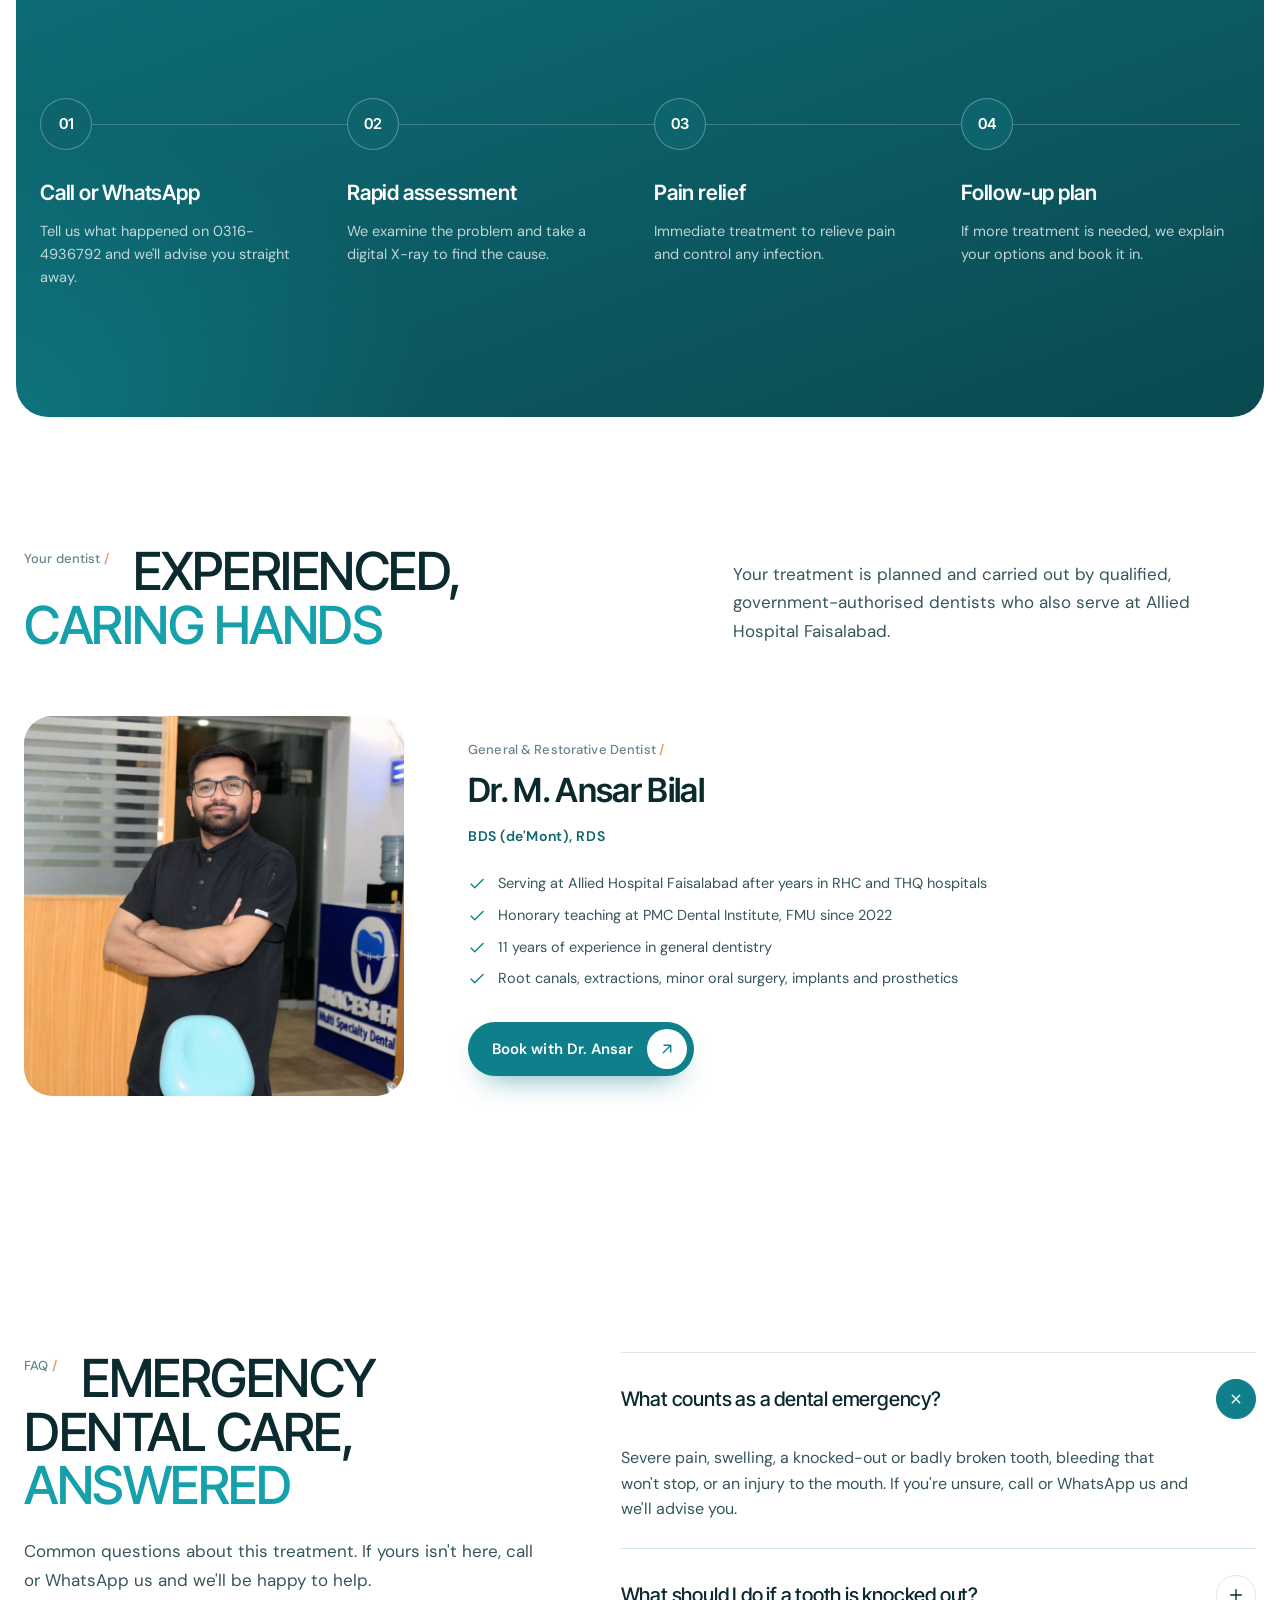
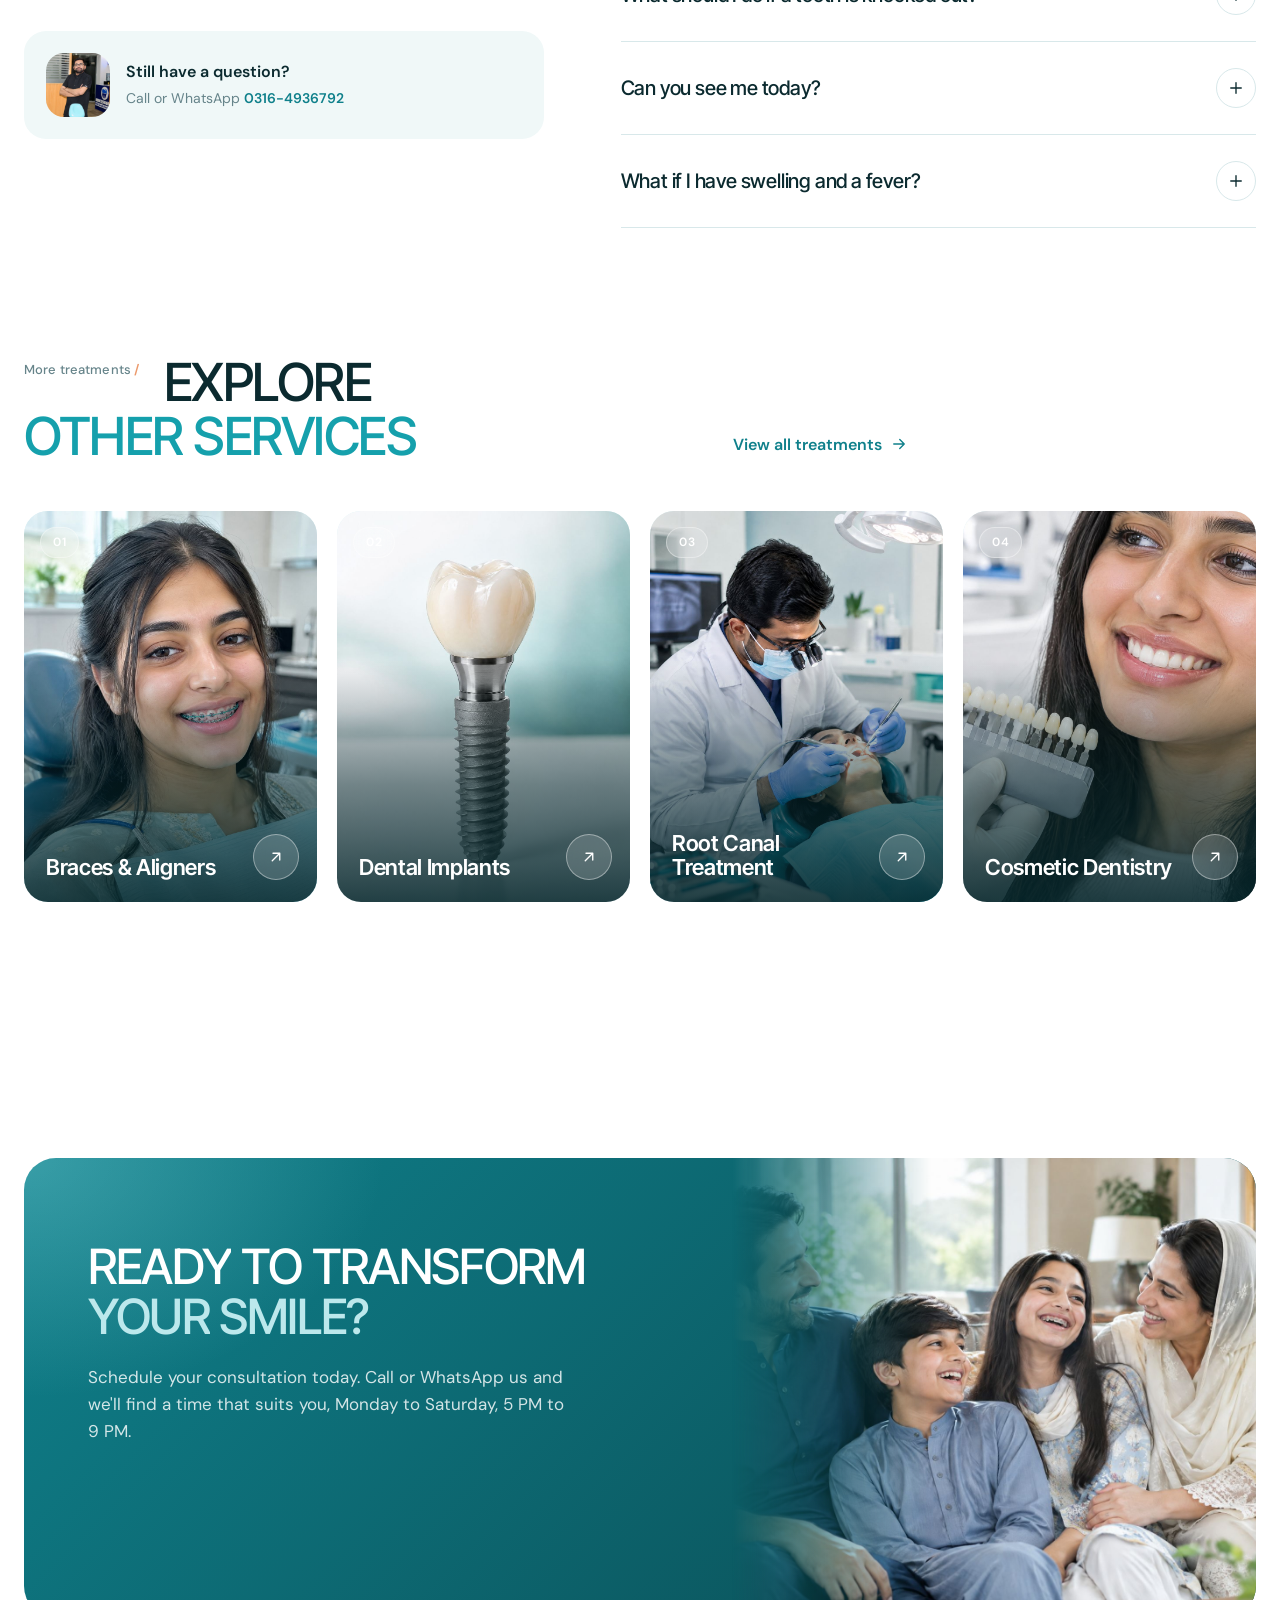
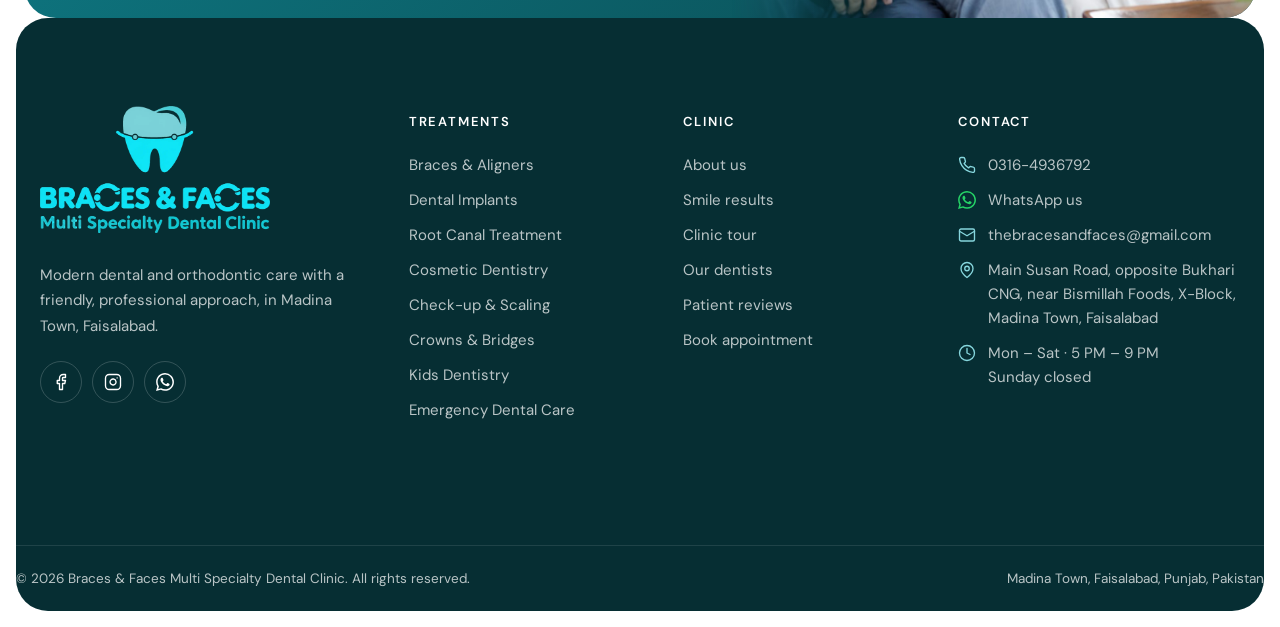
<file: treatments/emergency-dental-care/index.html>
<!doctype html>
<html lang="en">
<head>
  <meta charset="utf-8">
  <meta name="viewport" content="width=device-width, initial-scale=1">
  <title>Emergency Dental Care in Faisalabad | Braces &amp; Faces</title>
  <meta name="description" content="Emergency dentist in Faisalabad at Braces &amp; Faces. Fast relief for severe toothache, broken teeth and dental infections. Call or WhatsApp 0316-4936792.">
  <meta name="theme-color" content="#0d646d">
  <link rel="canonical" href="https://dental-prototype-3c.vercel.app/treatments/emergency-dental-care/">
  <link rel="icon" type="image/png" sizes="64x64" href="/assets/img/favicon-64.png">
  <link rel="apple-touch-icon" href="/assets/img/apple-touch-icon.png">
  <meta property="og:type" content="website">
  <meta property="og:site_name" content="Braces &amp; Faces Multi Specialty Dental Clinic">
  <meta property="og:title" content="Emergency Dental Care in Faisalabad | Braces &amp; Faces">
  <meta property="og:description" content="Emergency dentist in Faisalabad at Braces &amp; Faces. Fast relief for severe toothache, broken teeth and dental infections. Call or WhatsApp 0316-4936792.">
  <meta property="og:url" content="https://dental-prototype-3c.vercel.app/treatments/emergency-dental-care/">
  <meta property="og:image" content="https://dental-prototype-3c.vercel.app/assets/img/w-emergency.jpg">
  <meta name="twitter:card" content="summary_large_image">
  <link rel="preconnect" href="https://fonts.googleapis.com">
  <link rel="preconnect" href="https://fonts.gstatic.com" crossorigin>
  <link href="https://fonts.googleapis.com/css2?family=DM+Sans:opsz,wght@9..40,400;9..40,500;9..40,600;9..40,700&family=Inter+Tight:wght@400;500;600;700&display=swap" rel="stylesheet">
  <link rel="stylesheet" href="/assets/css/style.css?v=9360ea0b">
  <script>document.documentElement.classList.add('js');</script>
  <script type="application/ld+json">{"@context": "https://schema.org", "@type": "BreadcrumbList", "itemListElement": [{"@type": "ListItem", "position": 1, "name": "Home", "item": "https://dental-prototype-3c.vercel.app/"}, {"@type": "ListItem", "position": 2, "name": "Treatments", "item": "https://dental-prototype-3c.vercel.app/#treatments"}, {"@type": "ListItem", "position": 3, "name": "Emergency Dental Care", "item": "https://dental-prototype-3c.vercel.app/treatments/emergency-dental-care/"}]}</script>
</head>
<body data-page="treatment">

<svg width="0" height="0" style="position:absolute" aria-hidden="true" focusable="false">
  <symbol id="i-arrow" viewBox="0 0 24 24"><path d="M7 17L17 7M8 7h9v9"/></symbol>
  <symbol id="i-arrow-r" viewBox="0 0 24 24"><path d="M5 12h14M13 6l6 6-6 6"/></symbol>
  <symbol id="i-chev-l" viewBox="0 0 24 24"><path d="M15 18l-6-6 6-6"/></symbol>
  <symbol id="i-chev-r" viewBox="0 0 24 24"><path d="M9 18l6-6-6-6"/></symbol>
  <symbol id="i-phone" viewBox="0 0 24 24"><path d="M22 16.92v3a2 2 0 0 1-2.18 2 19.79 19.79 0 0 1-8.63-3.07 19.5 19.5 0 0 1-6-6 19.79 19.79 0 0 1-3.07-8.67A2 2 0 0 1 4.11 2h3a2 2 0 0 1 2 1.72c.13.96.36 1.9.7 2.81a2 2 0 0 1-.45 2.11L8.09 9.91a16 16 0 0 0 6 6l1.27-1.27a2 2 0 0 1 2.11-.45c.91.34 1.85.57 2.81.7A2 2 0 0 1 22 16.92z"/></symbol>
  <symbol id="i-pin" viewBox="0 0 24 24"><path d="M20 10c0 6-8 12-8 12s-8-6-8-12a8 8 0 0 1 16 0Z"/><circle cx="12" cy="10" r="3"/></symbol>
  <symbol id="i-clock" viewBox="0 0 24 24"><circle cx="12" cy="12" r="10"/><path d="M12 6v6l4 2"/></symbol>
  <symbol id="i-star" viewBox="0 0 24 24"><path d="M12 2.5l2.94 5.96 6.56.95-4.75 4.63 1.12 6.54L12 17.5l-5.87 3.08 1.12-6.54L2.5 9.41l6.56-.95L12 2.5z"/></symbol>
  <symbol id="i-check" viewBox="0 0 24 24"><path d="M20 6L9 17l-5-5"/></symbol>
  <symbol id="i-shield" viewBox="0 0 24 24"><path d="M12 22s8-4 8-10V5l-8-3-8 3v7c0 6 8 10 8 10z"/><path d="M9 12l2 2 4-4"/></symbol>
  <symbol id="i-scan" viewBox="0 0 24 24"><path d="M3 7V5a2 2 0 0 1 2-2h2M17 3h2a2 2 0 0 1 2 2v2M21 17v2a2 2 0 0 1-2 2h-2M7 21H5a2 2 0 0 1-2-2v-2M7 12h10"/></symbol>
  <symbol id="i-heart" viewBox="0 0 24 24"><path d="M19 14c1.49-1.46 3-3.21 3-5.5A5.5 5.5 0 0 0 16.5 3c-1.76 0-3 .5-4.5 2-1.5-1.5-2.74-2-4.5-2A5.5 5.5 0 0 0 2 8.5c0 2.3 1.5 4.05 3 5.5l7 7Z"/></symbol>
  <symbol id="i-users" viewBox="0 0 24 24"><path d="M16 21v-2a4 4 0 0 0-4-4H6a4 4 0 0 0-4 4v2"/><circle cx="9" cy="7" r="4"/><path d="M22 21v-2a4 4 0 0 0-3-3.87M16 3.13a4 4 0 0 1 0 7.75"/></symbol>
  <symbol id="i-calendar" viewBox="0 0 24 24"><rect x="3" y="4" width="18" height="18" rx="2"/><path d="M16 2v4M8 2v4M3 10h18"/></symbol>
  <symbol id="i-plus" viewBox="0 0 24 24"><path d="M12 5v14M5 12h14"/></symbol>
  <symbol id="i-menu" viewBox="0 0 24 24"><path d="M4 8h16M4 16h11"/></symbol>
  <symbol id="i-close" viewBox="0 0 24 24"><path d="M6 6l12 12M18 6L6 18"/></symbol>
  <symbol id="i-spark" viewBox="0 0 24 24"><path d="M12 2c.75 6.1 3.9 9.25 10 10-6.1.75-9.25 3.9-10 10-.75-6.1-3.9-9.25-10-10 6.1-.75 9.25-3.9 10-10z"/></symbol>
  <symbol id="i-quote" viewBox="0 0 24 24"><path d="M10 7H6a3 3 0 0 0-3 3v4h5v5H3M21 7h-4a3 3 0 0 0-3 3v4h5v5h-5" fill="none"/></symbol>
  <symbol id="i-tooth" viewBox="0 0 24 24"><path d="M8.5 3C6 3 4.5 4.8 4.5 7.6c0 2.4 1 4 1.5 6.4.5 2.6 1 4.9 2.4 4.9 1.5 0 1.7-2.4 2.2-4.2.3-1.2.8-1.7 1.4-1.7s1.1.5 1.4 1.7c.5 1.8.7 4.2 2.2 4.2 1.4 0 1.9-2.3 2.4-4.9.5-2.4 1.5-4 1.5-6.4C19.5 4.8 18 3 15.5 3c-1.7 0-2.5.8-3.5.8S10.2 3 8.5 3Z"/></symbol>
  <symbol id="i-smile" viewBox="0 0 24 24"><circle cx="12" cy="12" r="10"/><path d="M8 14s1.5 2 4 2 4-2 4-2M9 9h.01M15 9h.01"/></symbol>
  <symbol id="i-alert" viewBox="0 0 24 24"><path d="M10.29 3.86L1.82 18a2 2 0 0 0 1.71 3h16.94a2 2 0 0 0 1.71-3L13.71 3.86a2 2 0 0 0-3.42 0z"/><path d="M12 9v4M12 17h.01"/></symbol>
  <symbol id="i-mail" viewBox="0 0 24 24"><rect x="2" y="4" width="20" height="16" rx="2"/><path d="M22 7l-10 6L2 7"/></symbol>
  <symbol id="i-fb" viewBox="0 0 24 24"><path d="M18 2h-3a5 5 0 0 0-5 5v3H7v4h3v8h4v-8h3l1-4h-4V7a1 1 0 0 1 1-1h3z"/></symbol>
  <symbol id="i-ig" viewBox="0 0 24 24"><rect x="2" y="2" width="20" height="20" rx="5"/><path d="M16 11.37A4 4 0 1 1 12.63 8 4 4 0 0 1 16 11.37zM17.5 6.5h.01"/></symbol>
  <symbol id="i-wa" viewBox="0 0 24 24"><path d="M17.47 14.38c-.3-.15-1.76-.87-2.03-.97-.27-.1-.47-.15-.67.15-.2.3-.77.97-.94 1.16-.17.2-.35.22-.64.07-.3-.15-1.26-.46-2.39-1.47-.88-.79-1.48-1.76-1.65-2.06-.17-.3-.02-.46.13-.6.13-.14.3-.35.45-.52.15-.17.2-.3.3-.5.1-.2.05-.37-.03-.52-.07-.15-.67-1.61-.92-2.2-.24-.58-.49-.5-.67-.51h-.57c-.2 0-.52.07-.79.37-.27.3-1.04 1.02-1.04 2.48 0 1.46 1.07 2.88 1.21 3.07.15.2 2.1 3.2 5.08 4.49.71.31 1.26.49 1.7.63.71.22 1.36.19 1.87.12.57-.09 1.76-.72 2-1.41.25-.7.25-1.29.17-1.41-.07-.12-.27-.2-.57-.35zM12.05 21.8h-.01a9.87 9.87 0 0 1-5.03-1.38l-.36-.21-3.74.98 1-3.65-.24-.37a9.86 9.86 0 0 1-1.51-5.26c0-5.45 4.44-9.88 9.89-9.88 2.64 0 5.12 1.03 6.99 2.9a9.83 9.83 0 0 1 2.89 6.99c0 5.45-4.43 9.88-9.88 9.88zm8.41-18.3A11.82 11.82 0 0 0 12.05 0C5.5 0 .16 5.34.16 11.89c0 2.1.55 4.14 1.59 5.95L.06 24l6.3-1.65a11.88 11.88 0 0 0 5.68 1.45h.01c6.55 0 11.89-5.34 11.89-11.89 0-3.18-1.24-6.16-3.48-8.41z"/></symbol>
</svg>

<!-- ============ NAV ============ -->
<div class="nav" id="nav">
  <div class="nav-inner">
    <a href="/" class="brand" aria-label="Braces &amp; Faces Multi Specialty Dental Clinic, home">
      <img class="brand-mark" src="/assets/img/logo-mark.png" alt="" width="46" height="46">
      <span class="brand-text"><span class="brand-name">Braces &amp; Faces</span><span class="brand-sub">Multi Specialty Dental Clinic</span></span>
    </a>
    <nav class="nav-links" aria-label="Primary">
      <a href="/#home">Home</a>
      <div class="nav-dd">
        <a href="/#treatments" class="active">Treatments <svg class="ico"><use href="#i-chev-r"/></svg></a>
        <div class="dd-panel">
          <a href="/treatments/orthodontics/"><img src="/assets/img/t-ortho.jpg" alt="" loading="lazy"><span><strong>Braces &amp; Aligners</strong><small>Braces, aligners, bite correction</small></span></a>
          <a href="/treatments/dental-implants/"><img src="/assets/img/t-implants.jpg" alt="" loading="lazy"><span><strong>Dental Implants</strong><small>Permanent tooth replacement</small></span></a>
          <a href="/treatments/root-canal-treatment/"><img src="/assets/img/t-rootcanal.jpg" alt="" loading="lazy"><span><strong>Root Canal Treatment</strong><small>Relieve pain, save the tooth</small></span></a>
          <a href="/treatments/cosmetic-dentistry/"><img src="/assets/img/t-cosmetic.jpg" alt="" loading="lazy"><span><strong>Cosmetic Dentistry</strong><small>Whitening, veneers, bonding</small></span></a>
          <a href="/treatments/checkup-and-cleaning/"><img src="/assets/img/t-checkup.jpg" alt="" loading="lazy"><span><strong>Check-up &amp; Scaling</strong><small>Exams, scaling &amp; polishing</small></span></a>
          <a href="/treatments/crowns-and-bridges/"><img src="/assets/img/t-crowns.jpg" alt="" loading="lazy"><span><strong>Crowns &amp; Bridges</strong><small>Restore strength and shape</small></span></a>
          <a href="/treatments/kids-dentistry/"><img src="/assets/img/t-kids.jpg" alt="" loading="lazy"><span><strong>Kids Dentistry</strong><small>Gentle care for growing smiles</small></span></a>
          <a href="/treatments/emergency-dental-care/"><img src="/assets/img/t-emergency.jpg" alt="" loading="lazy"><span><strong>Emergency Dental Care</strong><small>Toothache, broken teeth, swelling</small></span></a>
          <a class="dd-all" href="/#treatments">View all treatments</a>
        </div>
      </div>
      <a href="/#about">About</a>
      <a href="/#gallery">Results</a>
      <a href="/#dentists">Dentists</a>
      <a href="/#contact">Contact</a>
    </nav>
    <a class="btn btn-light nav-cta no-rot" href="tel:+923164936792">Book a Call <span class="ic"><svg class="ico"><use href="#i-phone"/></svg></span></a>
    <button class="burger" id="burger" aria-label="Open menu"><svg class="ico"><use href="#i-menu"/></svg></button>
  </div>
</div>

<!-- Mobile menu -->
<div class="mmenu" id="mmenu" aria-hidden="true">
  <div class="mmenu-top">
    <a href="/" class="brand" aria-label="Braces &amp; Faces Multi Specialty Dental Clinic, home" data-close>
      <img class="brand-mark" src="/assets/img/logo-mark.png" alt="" width="46" height="46">
      <span class="brand-text"><span class="brand-name">Braces &amp; Faces</span><span class="brand-sub">Multi Specialty Dental Clinic</span></span>
    </a>
    <button class="mmenu-close" data-close aria-label="Close menu"><svg class="ico"><use href="#i-close"/></svg></button>
  </div>
  <nav>
    <a href="/#home" data-close>Home</a>
    <a href="/#treatments" data-close>Treatments</a>
    <div class="m-sub">
      <a href="/treatments/orthodontics/" data-close>Braces &amp; Aligners</a>
      <a href="/treatments/dental-implants/" data-close>Dental Implants</a>
      <a href="/treatments/root-canal-treatment/" data-close>Root Canal Treatment</a>
      <a href="/treatments/cosmetic-dentistry/" data-close>Cosmetic Dentistry</a>
      <a href="/treatments/checkup-and-cleaning/" data-close>Check-up &amp; Scaling</a>
      <a href="/treatments/crowns-and-bridges/" data-close>Crowns &amp; Bridges</a>
      <a href="/treatments/kids-dentistry/" data-close>Kids Dentistry</a>
      <a href="/treatments/emergency-dental-care/" data-close>Emergency Dental Care</a>
    </div>
    <a href="/#about" data-close>About</a>
    <a href="/#gallery" data-close>Results</a>
    <a href="/#dentists" data-close>Dentists</a>
    <a href="/#contact" data-close>Contact</a>
  </nav>
  <div class="mmenu-foot">
    <span>Susan Road, Madina Town, Faisalabad · Mon – Sat · 5 PM – 9 PM</span>
    <a class="btn btn-light no-rot" href="tel:+923164936792">Call 0316-4936792 <span class="ic"><svg class="ico"><use href="#i-phone"/></svg></span></a>
  </div>
</div>

<!-- ============ PAGE HERO ============ -->
<header class="hero page-hero" id="home">
  <div class="hero-slides" id="heroSlides">
    <div class="slide is-active"><img src="/assets/img/w-emergency.jpg" alt="Dentist reviewing an urgent dental X-ray with a patient" fetchpriority="high"></div>
  </div>
  <div class="hero-shade"></div>

  <div class="hero-content" id="heroContent">
    <nav class="pill-badge crumbs" aria-label="Breadcrumb" data-reveal="blur" style="--d:150ms"><i class="dot"></i> <a href="/">Home</a><span class="sep">/</span><a href="/#treatments">Treatments</a><span class="sep">/</span><span>Emergency Dental Care</span></nav>
    <h1 data-split style="--d:250ms">Dental pain? <span class="soft">We're</span> here to help.</h1>
    <p class="hero-text" data-reveal="blur" style="--d:700ms">Severe toothache, a broken tooth, swelling or an injury needs prompt attention. Call or WhatsApp us and we'll fit urgent cases in as quickly as possible, usually the same evening.</p>
    <div class="hero-actions" data-reveal style="--d:850ms">
      <a class="btn btn-light" href="/?t=emergency-dental-care#contact">Book Emergency Dental Care <span class="ic"><svg class="ico"><use href="#i-arrow"/></svg></span></a>
      <a class="btn btn-glass" href="https://wa.me/923164936792?text=Assalam-o-Alaikum%21%20I%27d%20like%20to%20ask%20about%20Emergency%20Dental%20Care%20at%20Braces%20%26%20Faces." target="_blank" rel="noopener"><svg class="ico fill"><use href="#i-wa"/></svg> Ask on WhatsApp</a>
    </div>
  </div>

  <div class="hero-bottom">
    <div class="hero-facts" data-reveal style="--d:1000ms">
      <div class="fact"><small>Call or WhatsApp</small><strong>0316-4936792</strong></div>
      <div class="fact"><small>Clinic hours</small><strong>Mon – Sat, 5 – 9 PM</strong></div>
      <div class="fact"><small>Priority</small><strong>Urgent cases seen first</strong></div>
    </div>
  </div>
</header>

<!-- ============ QUICK INFO ============ -->
<section class="quick" aria-label="Clinic contact details">
  <div class="container quick-grid">
    <a class="q-item" href="tel:+923164936792" data-reveal>
      <span class="q-ic"><svg class="ico"><use href="#i-phone"/></svg></span>
      <span><small>Call for an appointment</small><strong>0316-4936792</strong></span>
    </a>
    <a class="q-item" href="https://maps.app.goo.gl/7f4cEsK4gpgcAALK6" target="_blank" rel="noopener" data-reveal style="--d:100ms">
      <span class="q-ic"><svg class="ico"><use href="#i-pin"/></svg></span>
      <span><small>Visit the clinic</small><strong>Susan Road, Madina Town</strong></span>
    </a>
    <div class="q-item" data-reveal style="--d:200ms">
      <span class="q-ic"><svg class="ico"><use href="#i-clock"/></svg></span>
      <span><small>Opening hours</small><strong>Mon – Sat · 5 PM – 9 PM</strong></span>
    </div>
    <a class="btn btn-primary" href="/#contact" data-reveal style="--d:300ms">Book Appointment <span class="ic"><svg class="ico"><use href="#i-arrow"/></svg></span></a>
  </div>
</section>

<!-- ============ OVERVIEW ============ -->
<section class="section" id="overview">
  <div class="container ov-grid">
    <figure class="media ov-img" data-reveal="img">
      <div class="px" data-parallax="0.08"><img src="/assets/img/t-emergency.jpg" alt="Man with toothache being reassured by his dentist" loading="lazy"></div>
    </figure>
    <div class="ov-copy">
      <h2 class="h2" data-split><span class="eyebrow">Emergency Dental Care <b>/</b></span> Fast relief when <em>every hour counts</em></h2>
        <p class="lead" data-reveal="blur">Emergency dental care provides prompt treatment for urgent problems such as severe toothache, broken teeth, infections and injuries. Quick action relieves pain, prevents complications and protects your oral health.</p>
        <p class="lead" data-reveal="blur">We diagnose the problem quickly with digital X-rays and offer an effective solution, whether that's pain relief, a temporary repair or a plan for further treatment. Timely care can make the difference in saving a tooth.</p>
      <ul class="checks" data-reveal>
          <li><span class="ck"><svg class="ico"><use href="#i-check"/></svg></span>Fast relief from dental pain or injury</li>
          <li><span class="ck"><svg class="ico"><use href="#i-check"/></svg></span>Prevents further damage or complications</li>
          <li><span class="ck"><svg class="ico"><use href="#i-check"/></svg></span>Digital X-rays for a quick, accurate diagnosis</li>
          <li><span class="ck"><svg class="ico"><use href="#i-check"/></svg></span>A clear plan for any follow-up treatment</li>
      </ul>
      <div class="about-actions" data-reveal>
        <a class="btn btn-primary" href="/?t=emergency-dental-care#contact">Book a Consultation <span class="ic"><svg class="ico"><use href="#i-arrow"/></svg></span></a>
        <a class="link-arrow" href="tel:+923164936792">Call 0316-4936792 <svg class="ico"><use href="#i-arrow-r"/></svg></a>
      </div>
    </div>
  </div>
</section>

<!-- ============ IS IT FOR YOU ============ -->
<section class="section signs" id="signs">
  <div class="container">
    <div class="sec-head">
      <h2 class="h2" data-split><span class="eyebrow">Is it right for you? <b>/</b></span> Signs you may <em>need this</em></h2>
      <div class="sec-head-side">
        <p class="lead" data-reveal="blur">Not sure? Book a consultation and we'll examine your teeth and explain every option honestly, with no pressure to go ahead.</p>
      </div>
    </div>
    <div class="sign-grid">
      <div class="sign" data-reveal style="--d:0ms">
        <span class="f-ic"><svg class="ico"><use href="#i-alert"/></svg></span>
        <h3>Severe toothache</h3>
        <p>Intense or throbbing pain that stops you eating or sleeping.</p>
      </div>
      <div class="sign" data-reveal style="--d:100ms">
        <span class="f-ic"><svg class="ico"><use href="#i-tooth"/></svg></span>
        <h3>Broken or knocked-out tooth</h3>
        <p>Keep a knocked-out tooth in milk and come in as soon as possible.</p>
      </div>
      <div class="sign" data-reveal style="--d:200ms">
        <span class="f-ic"><svg class="ico"><use href="#i-heart"/></svg></span>
        <h3>Facial swelling</h3>
        <p>Swelling of the face or gums can mean a spreading infection.</p>
      </div>
      <div class="sign" data-reveal style="--d:300ms">
        <span class="f-ic"><svg class="ico"><use href="#i-shield"/></svg></span>
        <h3>Lost filling or crown</h3>
        <p>Exposed teeth can be painful and need protecting quickly.</p>
      </div>
    </div>
  </div>
</section>

<!-- ============ PROCESS ============ -->
<section class="section process" id="process" style="margin-top: clamp(20px, 3vw, 32px);">
  <div class="container">
    <div class="process-head">
      <div>
        <h2 class="h2" data-split><span class="eyebrow">Step by step <b>/</b></span> What to expect <em>at every visit</em></h2>
        <p class="lead" data-reveal="blur">We explain each stage before we begin, share costs upfront and make sure you're comfortable throughout.</p>
        <div class="process-actions" data-reveal>
          <a class="btn btn-light" href="/?t=emergency-dental-care#contact">Book your visit <span class="ic"><svg class="ico"><use href="#i-arrow"/></svg></span></a>
          <a class="btn btn-glass" href="https://wa.me/923164936792?text=Assalam-o-Alaikum%21%20I%27d%20like%20to%20ask%20about%20Emergency%20Dental%20Care%20at%20Braces%20%26%20Faces." target="_blank" rel="noopener"><svg class="ico fill"><use href="#i-wa"/></svg> WhatsApp us</a>
        </div>
      </div>
      <figure class="media process-img" data-reveal="img">
        <div class="px" data-parallax="0.08"><img src="/assets/img/clinic-room.jpg" alt="Treatment room at Braces &amp; Faces dental clinic" loading="lazy"></div>
      </figure>
    </div>

    <div class="steps" id="steps">
      <div class="steps-line"><i id="stepsFill"></i></div>
      <div class="step" data-reveal><div class="step-num">01</div><h3>Call or WhatsApp</h3><p>Tell us what happened on 0316-4936792 and we'll advise you straight away.</p></div>
      <div class="step" data-reveal style="--d:120ms"><div class="step-num">02</div><h3>Rapid assessment</h3><p>We examine the problem and take a digital X-ray to find the cause.</p></div>
      <div class="step" data-reveal style="--d:240ms"><div class="step-num">03</div><h3>Pain relief</h3><p>Immediate treatment to relieve pain and control any infection.</p></div>
      <div class="step" data-reveal style="--d:360ms"><div class="step-num">04</div><h3>Follow-up plan</h3><p>If more treatment is needed, we explain your options and book it in.</p></div>
    </div>
  </div>
</section>

<!-- ============ DENTIST ============ -->
<section class="section" id="dentist">
  <div class="container">
    <div class="sec-head">
      <h2 class="h2" data-split><span class="eyebrow">Your dentist <b>/</b></span> Experienced, <em>caring hands</em></h2>
      <div class="sec-head-side">
        <p class="lead" data-reveal="blur">Your treatment is planned and carried out by qualified, government-authorised dentists who also serve at Allied Hospital Faisalabad.</p>
      </div>
    </div>
    <div class="lead-doc">
      <div class="doc-photo" data-reveal="card"><img src="/assets/img/doc-ansar.jpg" alt="Dr. M. Ansar Bilal" loading="lazy"></div>
      <div data-reveal>
        <span class="eyebrow">General &amp; Restorative Dentist <b>/</b></span>
        <h3>Dr. M. Ansar Bilal</h3>
        <span class="doc-quals">BDS (de'Mont), RDS</span>
        <ul class="doc-points">
        <li><svg class="ico"><use href="#i-check"/></svg><span>Serving at Allied Hospital Faisalabad after years in RHC and THQ hospitals</span></li>
        <li><svg class="ico"><use href="#i-check"/></svg><span>Honorary teaching at PMC Dental Institute, FMU since 2022</span></li>
        <li><svg class="ico"><use href="#i-check"/></svg><span>11 years of experience in general dentistry</span></li>
        <li><svg class="ico"><use href="#i-check"/></svg><span>Root canals, extractions, minor oral surgery, implants and prosthetics</span></li>
        </ul>
        <a class="btn btn-primary" href="/?t=emergency-dental-care#contact">Book with Dr. Ansar <span class="ic"><svg class="ico"><use href="#i-arrow"/></svg></span></a>
      </div>
    </div>
  </div>
</section>

<!-- ============ FAQ ============ -->
<section class="section" id="faq">
  <div class="container faq-grid">
    <div class="faq-aside">
      <h2 class="h2" data-split><span class="eyebrow">FAQ <b>/</b></span> Emergency Dental Care, <em>answered</em></h2>
      <p class="lead" data-reveal="blur">Common questions about this treatment. If yours isn't here, call or WhatsApp us and we'll be happy to help.</p>
      <div class="help-card" data-reveal>
        <img src="/assets/img/doc-ansar.jpg" alt="">
        <div><strong>Still have a question?</strong><span>Call or WhatsApp <a href="tel:+923164936792">0316-4936792</a></span></div>
      </div>
    </div>
    <div class="acc">
      <div class="acc-item open" data-reveal>
        <button class="acc-q" aria-expanded="true">What counts as a dental emergency? <span class="pm"><svg class="ico"><use href="#i-plus"/></svg></span></button>
        <div class="acc-a"><div><p>Severe pain, swelling, a knocked-out or badly broken tooth, bleeding that won't stop, or an injury to the mouth. If you're unsure, call or WhatsApp us and we'll advise you.</p></div></div>
      </div>
      <div class="acc-item" data-reveal style="--d:80ms">
        <button class="acc-q" aria-expanded="false">What should I do if a tooth is knocked out? <span class="pm"><svg class="ico"><use href="#i-plus"/></svg></span></button>
        <div class="acc-a"><div><p>Hold it by the crown, not the root. Rinse it gently, try to put it back in the socket or keep it in milk, and come to the clinic as quickly as possible.</p></div></div>
      </div>
      <div class="acc-item" data-reveal style="--d:160ms">
        <button class="acc-q" aria-expanded="false">Can you see me today? <span class="pm"><svg class="ico"><use href="#i-plus"/></svg></span></button>
        <div class="acc-a"><div><p>We keep time for urgent cases during clinic hours, Monday to Saturday, 5 PM to 9 PM. Call or WhatsApp first so we can be ready for you.</p></div></div>
      </div>
      <div class="acc-item" data-reveal style="--d:240ms">
        <button class="acc-q" aria-expanded="false">What if I have swelling and a fever? <span class="pm"><svg class="ico"><use href="#i-plus"/></svg></span></button>
        <div class="acc-a"><div><p>Facial swelling with fever or difficulty swallowing or breathing can be serious. Contact us immediately, and if symptoms are severe, go to the nearest hospital emergency department.</p></div></div>
      </div>
    </div>
  </div>
</section>

<!-- ============ RELATED ============ -->
<section class="section related" style="padding-top: 0;">
  <div class="container">
    <div class="sec-head">
      <h2 class="h2" data-split><span class="eyebrow">More treatments <b>/</b></span> Explore <em>other services</em></h2>
      <div class="sec-head-side">
        <a class="link-arrow" href="/#treatments" data-reveal>View all treatments <svg class="ico"><use href="#i-arrow-r"/></svg></a>
      </div>
    </div>
    <div class="t-grid">
      <article class="t-card" data-reveal="card">
        <figure class="t-media"><img src="/assets/img/t-ortho.jpg" alt="Smiling teenage girl with metal braces at the clinic" loading="lazy"></figure>
        <a class="t-cover" href="/treatments/orthodontics/" aria-label="Braces &amp; Aligners" tabindex="-1"></a>
        <span class="t-num">01</span>
        <div class="t-body"><h3>Braces &amp; Aligners</h3><p>Fixed braces and clear aligners planned by a consultant orthodontist, for teens and adults.</p></div>
        <a class="t-go" href="/treatments/orthodontics/" aria-label="Learn about Braces &amp; Aligners"><svg class="ico"><use href="#i-arrow"/></svg></a>
      </article>
      <article class="t-card" data-reveal="card" style="--d:90ms">
        <figure class="t-media"><img src="/assets/img/t-implants.jpg" alt="Titanium dental implant with a ceramic crown" loading="lazy"></figure>
        <a class="t-cover" href="/treatments/dental-implants/" aria-label="Dental Implants" tabindex="-1"></a>
        <span class="t-num">02</span>
        <div class="t-body"><h3>Dental Implants</h3><p>Permanent, natural-looking replacements for missing teeth that restore your bite and confidence.</p></div>
        <a class="t-go" href="/treatments/dental-implants/" aria-label="Learn about Dental Implants"><svg class="ico"><use href="#i-arrow"/></svg></a>
      </article>
      <article class="t-card" data-reveal="card" style="--d:180ms">
        <figure class="t-media"><img src="/assets/img/t-rootcanal.jpg" alt="Dentist wearing loupes performing root canal treatment" loading="lazy"></figure>
        <a class="t-cover" href="/treatments/root-canal-treatment/" aria-label="Root Canal Treatment" tabindex="-1"></a>
        <span class="t-num">03</span>
        <div class="t-body"><h3>Root Canal Treatment</h3><p>Comfortable, precise root canal therapy that clears infection and saves your natural tooth.</p></div>
        <a class="t-go" href="/treatments/root-canal-treatment/" aria-label="Learn about Root Canal Treatment"><svg class="ico"><use href="#i-arrow"/></svg></a>
      </article>
      <article class="t-card" data-reveal="card" style="--d:270ms">
        <figure class="t-media"><img src="/assets/img/t-cosmetic.jpg" alt="Dentist matching a tooth shade guide to a patient's smile" loading="lazy"></figure>
        <a class="t-cover" href="/treatments/cosmetic-dentistry/" aria-label="Cosmetic Dentistry" tabindex="-1"></a>
        <span class="t-num">04</span>
        <div class="t-body"><h3>Cosmetic Dentistry</h3><p>Whitening, veneers, bonding and reshaping for a brighter, more balanced smile.</p></div>
        <a class="t-go" href="/treatments/cosmetic-dentistry/" aria-label="Learn about Cosmetic Dentistry"><svg class="ico"><use href="#i-arrow"/></svg></a>
      </article>
    </div>
  </div>
</section>

<!-- ============ CTA ============ -->
<section class="cta">
  <div class="container">
    <div class="cta-inner" data-reveal="scale">
      <div class="cta-copy">
        <h2 class="h2" data-split>Ready to transform <em>your smile?</em></h2>
        <p data-reveal="blur" style="--d:300ms">Schedule your consultation today. Call or WhatsApp us and we'll find a time that suits you, Monday to Saturday, 5 PM to 9 PM.</p>
        <div class="cta-actions" data-reveal style="--d:450ms">
          <a class="btn btn-light no-rot" href="tel:+923164936792">Call 0316-4936792 <span class="ic"><svg class="ico"><use href="#i-phone"/></svg></span></a>
          <a class="btn btn-glass" href="https://wa.me/923164936792" target="_blank" rel="noopener"><svg class="ico fill"><use href="#i-wa"/></svg> Chat on WhatsApp</a>
        </div>
      </div>
      <figure class="cta-img"><img src="/assets/img/family.jpg" alt="Smiling family with healthy teeth" loading="lazy"></figure>
    </div>
  </div>
</section>

<!-- ============ FOOTER ============ -->
<footer class="footer">
  <div class="container">
    <div class="footer-top">
      <div class="footer-about">
        <a href="/" class="footer-logo" aria-label="Braces &amp; Faces Multi Specialty Dental Clinic, home"><img src="/assets/img/logo-full.png" alt="Braces &amp; Faces Multi Specialty Dental Clinic" width="700" height="387" loading="lazy"></a>
        <p>Modern dental and orthodontic care with a friendly, professional approach, in Madina Town, Faisalabad.</p>
        <div class="socials">
          <a href="https://www.facebook.com/p/Braces-And-Faces-Multi-Speciality-Dental-Clinic-61570548583635/" target="_blank" rel="noopener" aria-label="Facebook"><svg class="ico"><use href="#i-fb"/></svg></a>
          <a href="https://www.instagram.com/braces.and.faces.fsd/" target="_blank" rel="noopener" aria-label="Instagram"><svg class="ico"><use href="#i-ig"/></svg></a>
          <a href="https://wa.me/923164936792" target="_blank" rel="noopener" aria-label="WhatsApp"><svg class="ico fill"><use href="#i-wa"/></svg></a>
        </div>
      </div>
      <div>
        <h4>Treatments</h4>
        <ul>
          <li><a href="/treatments/orthodontics/">Braces &amp; Aligners</a></li>
          <li><a href="/treatments/dental-implants/">Dental Implants</a></li>
          <li><a href="/treatments/root-canal-treatment/">Root Canal Treatment</a></li>
          <li><a href="/treatments/cosmetic-dentistry/">Cosmetic Dentistry</a></li>
          <li><a href="/treatments/checkup-and-cleaning/">Check-up &amp; Scaling</a></li>
          <li><a href="/treatments/crowns-and-bridges/">Crowns &amp; Bridges</a></li>
          <li><a href="/treatments/kids-dentistry/">Kids Dentistry</a></li>
          <li><a href="/treatments/emergency-dental-care/">Emergency Dental Care</a></li>
        </ul>
      </div>
      <div>
        <h4>Clinic</h4>
        <ul>
          <li><a href="/#about">About us</a></li>
          <li><a href="/#gallery">Smile results</a></li>
          <li><a href="/#clinic">Clinic tour</a></li>
          <li><a href="/#dentists">Our dentists</a></li>
          <li><a href="/#reviews">Patient reviews</a></li>
          <li><a href="/#contact">Book appointment</a></li>
        </ul>
      </div>
      <div>
        <h4>Contact</h4>
        <ul class="contact-list">
          <li><svg class="ico"><use href="#i-phone"/></svg><a href="tel:+923164936792">0316-4936792</a></li>
          <li><svg class="ico fill" style="color:#25d366"><use href="#i-wa"/></svg><a href="https://wa.me/923164936792" target="_blank" rel="noopener">WhatsApp us</a></li>
          <li><svg class="ico"><use href="#i-mail"/></svg><a href="mailto:thebracesandfaces@gmail.com">thebracesandfaces@gmail.com</a></li>
          <li><svg class="ico"><use href="#i-pin"/></svg><a href="https://maps.app.goo.gl/7f4cEsK4gpgcAALK6" target="_blank" rel="noopener">Main Susan Road, opposite Bukhari CNG, near Bismillah Foods, X-Block, Madina Town, Faisalabad</a></li>
          <li><svg class="ico"><use href="#i-clock"/></svg><span>Mon – Sat · 5 PM – 9 PM<br>Sunday closed</span></li>
        </ul>
      </div>
    </div>
  </div>
  <div class="footer-word" id="footerWord" aria-hidden="true">Braces &amp; Faces</div>
  <div class="container footer-bottom">
    <span>© <span id="year">2026</span> Braces &amp; Faces Multi Specialty Dental Clinic. All rights reserved.</span>
    <span>Madina Town, Faisalabad, Punjab, Pakistan</span>
  </div>
</footer>

<a class="wa-float" id="waFloat" href="https://wa.me/923164936792" target="_blank" rel="noopener" aria-label="Chat with us on WhatsApp">
  <span class="tip">Chat with us</span>
  <svg class="ico fill"><use href="#i-wa"/></svg>
</a>

<script src="/assets/js/main.js?v=f1e44407"></script>
</body>
</html>
</file>
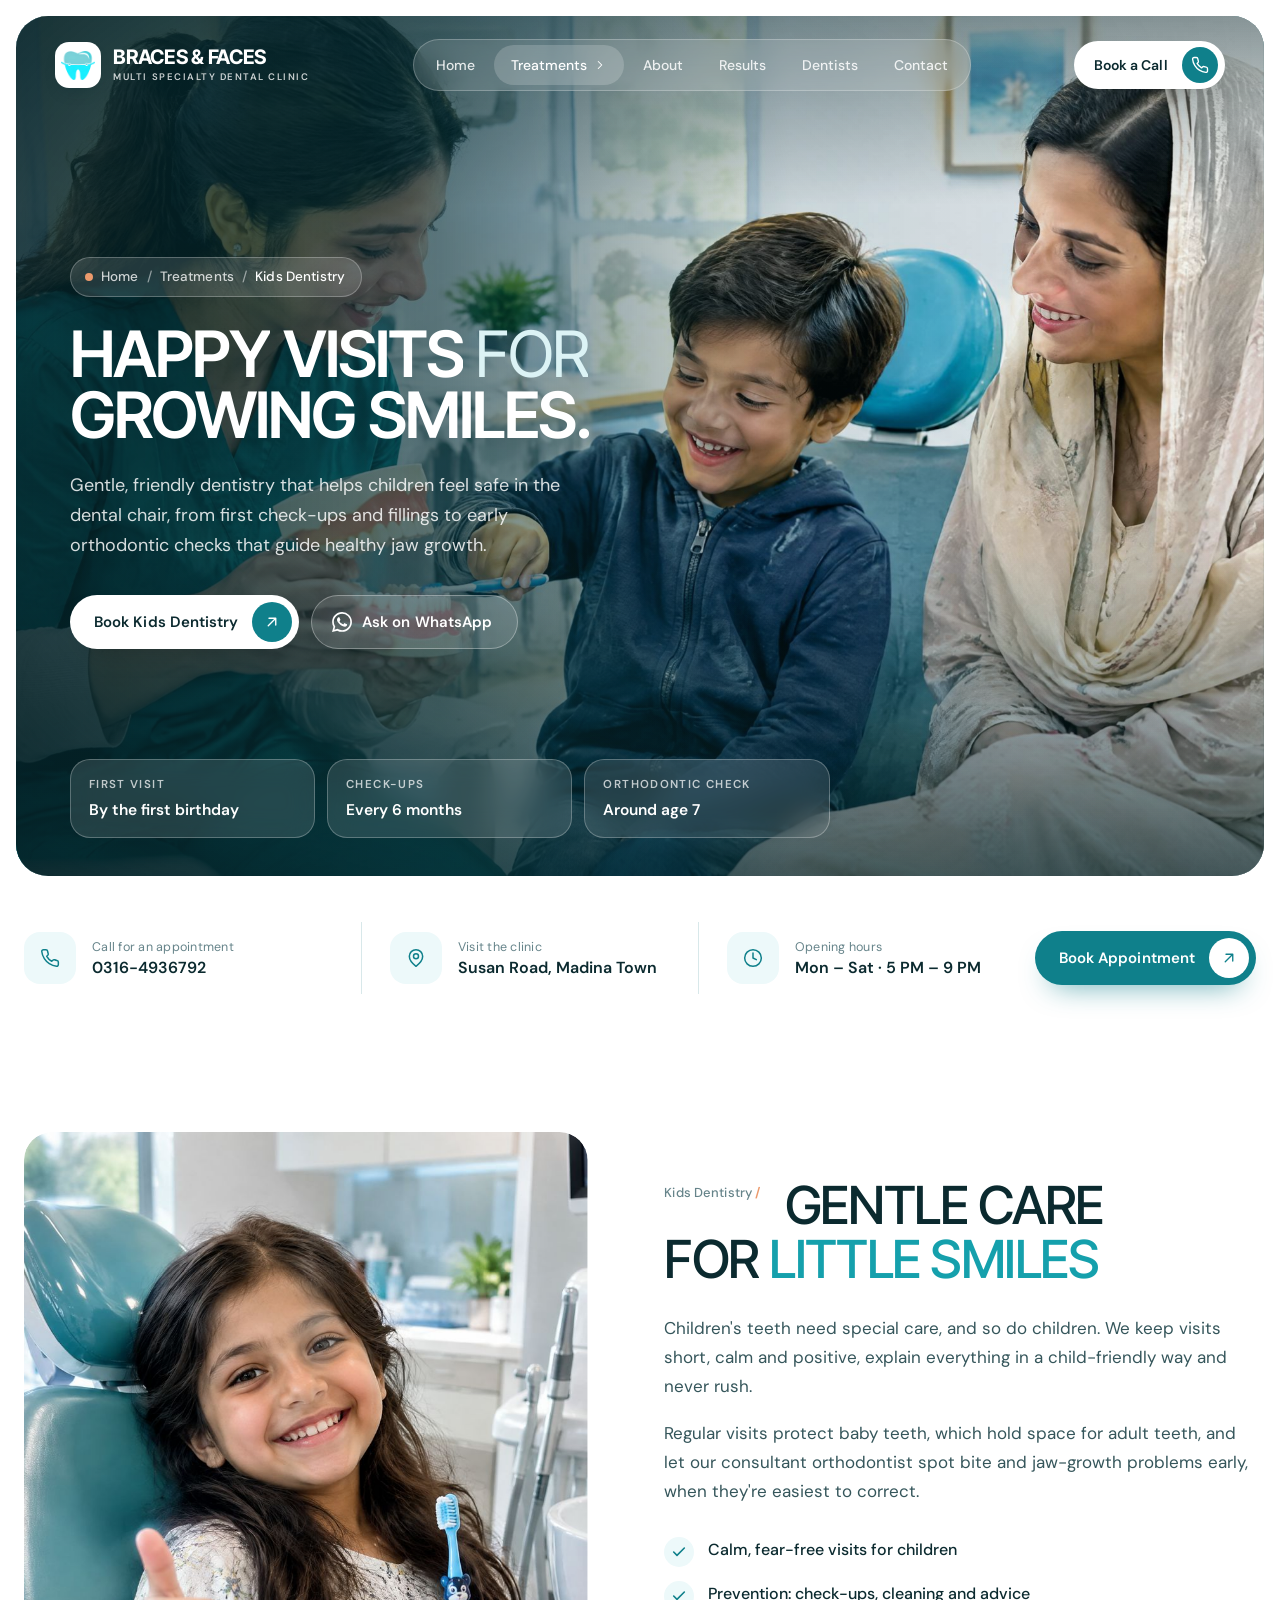
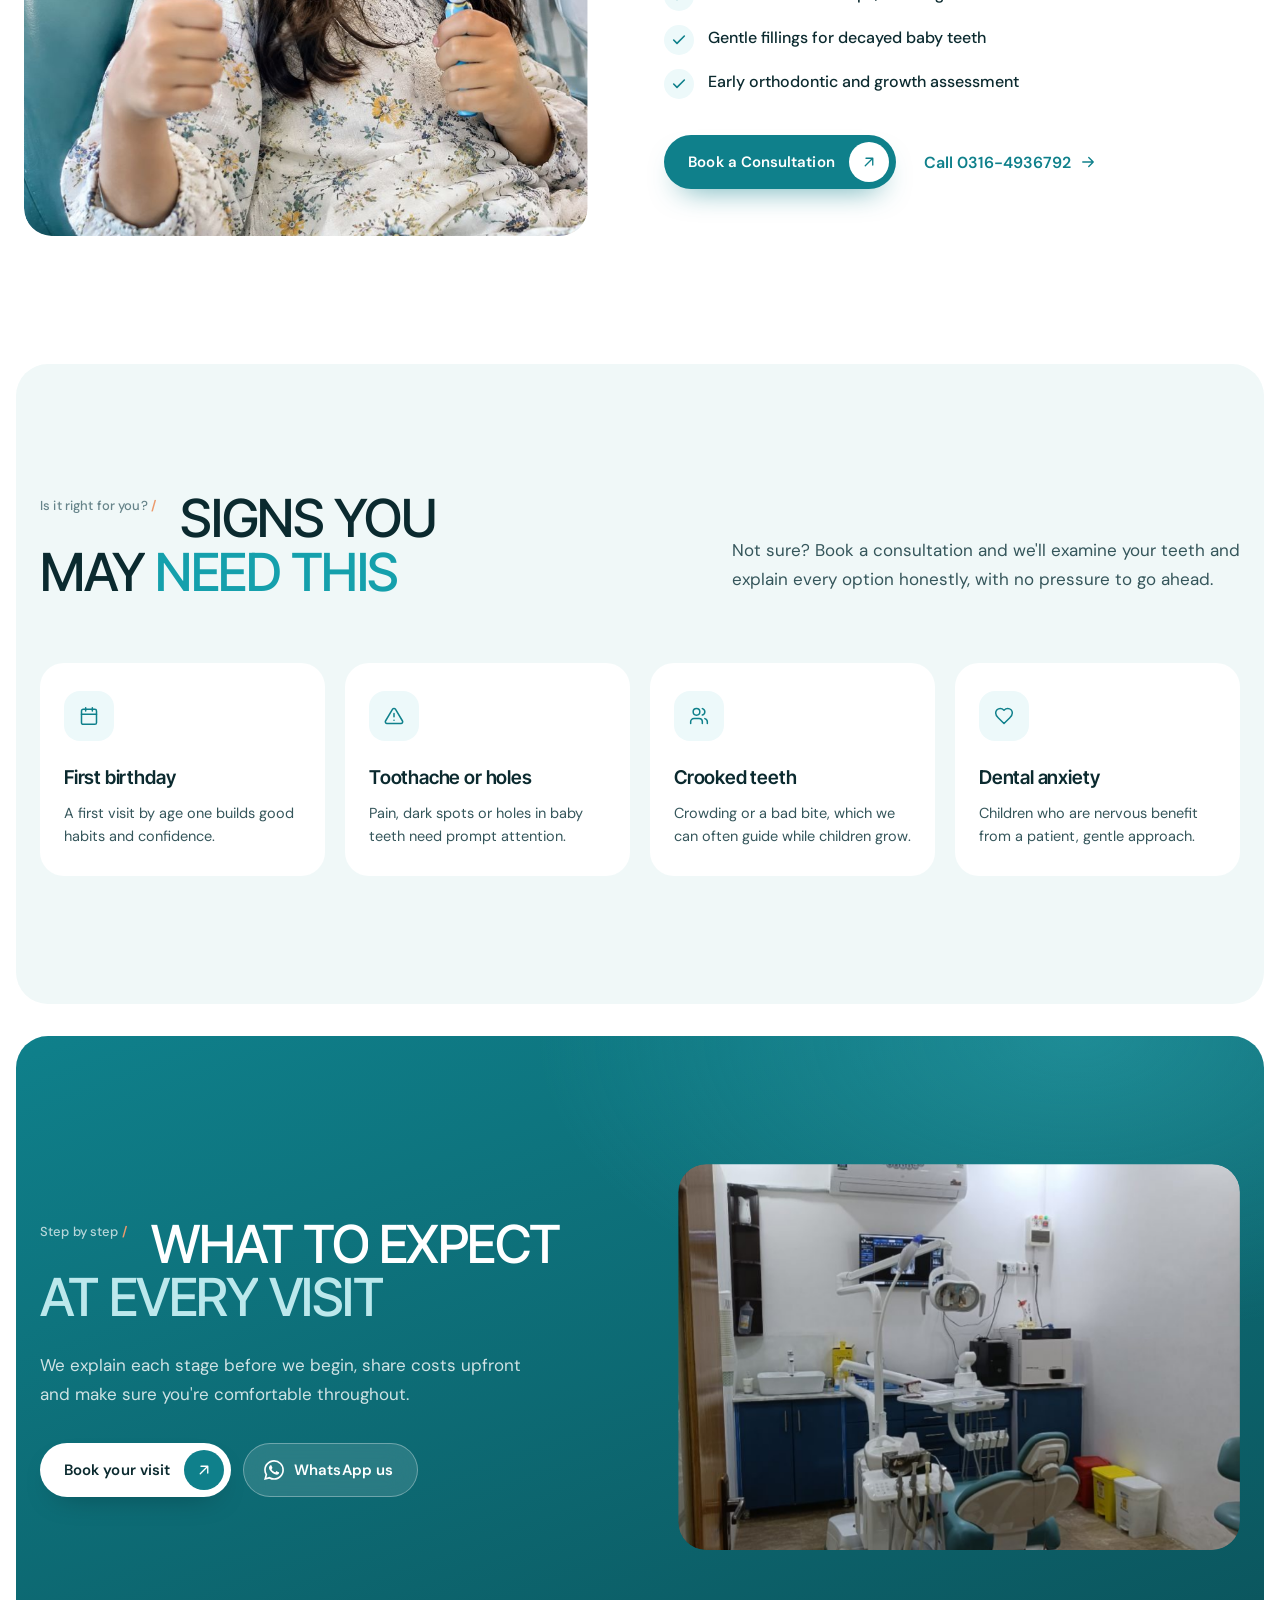
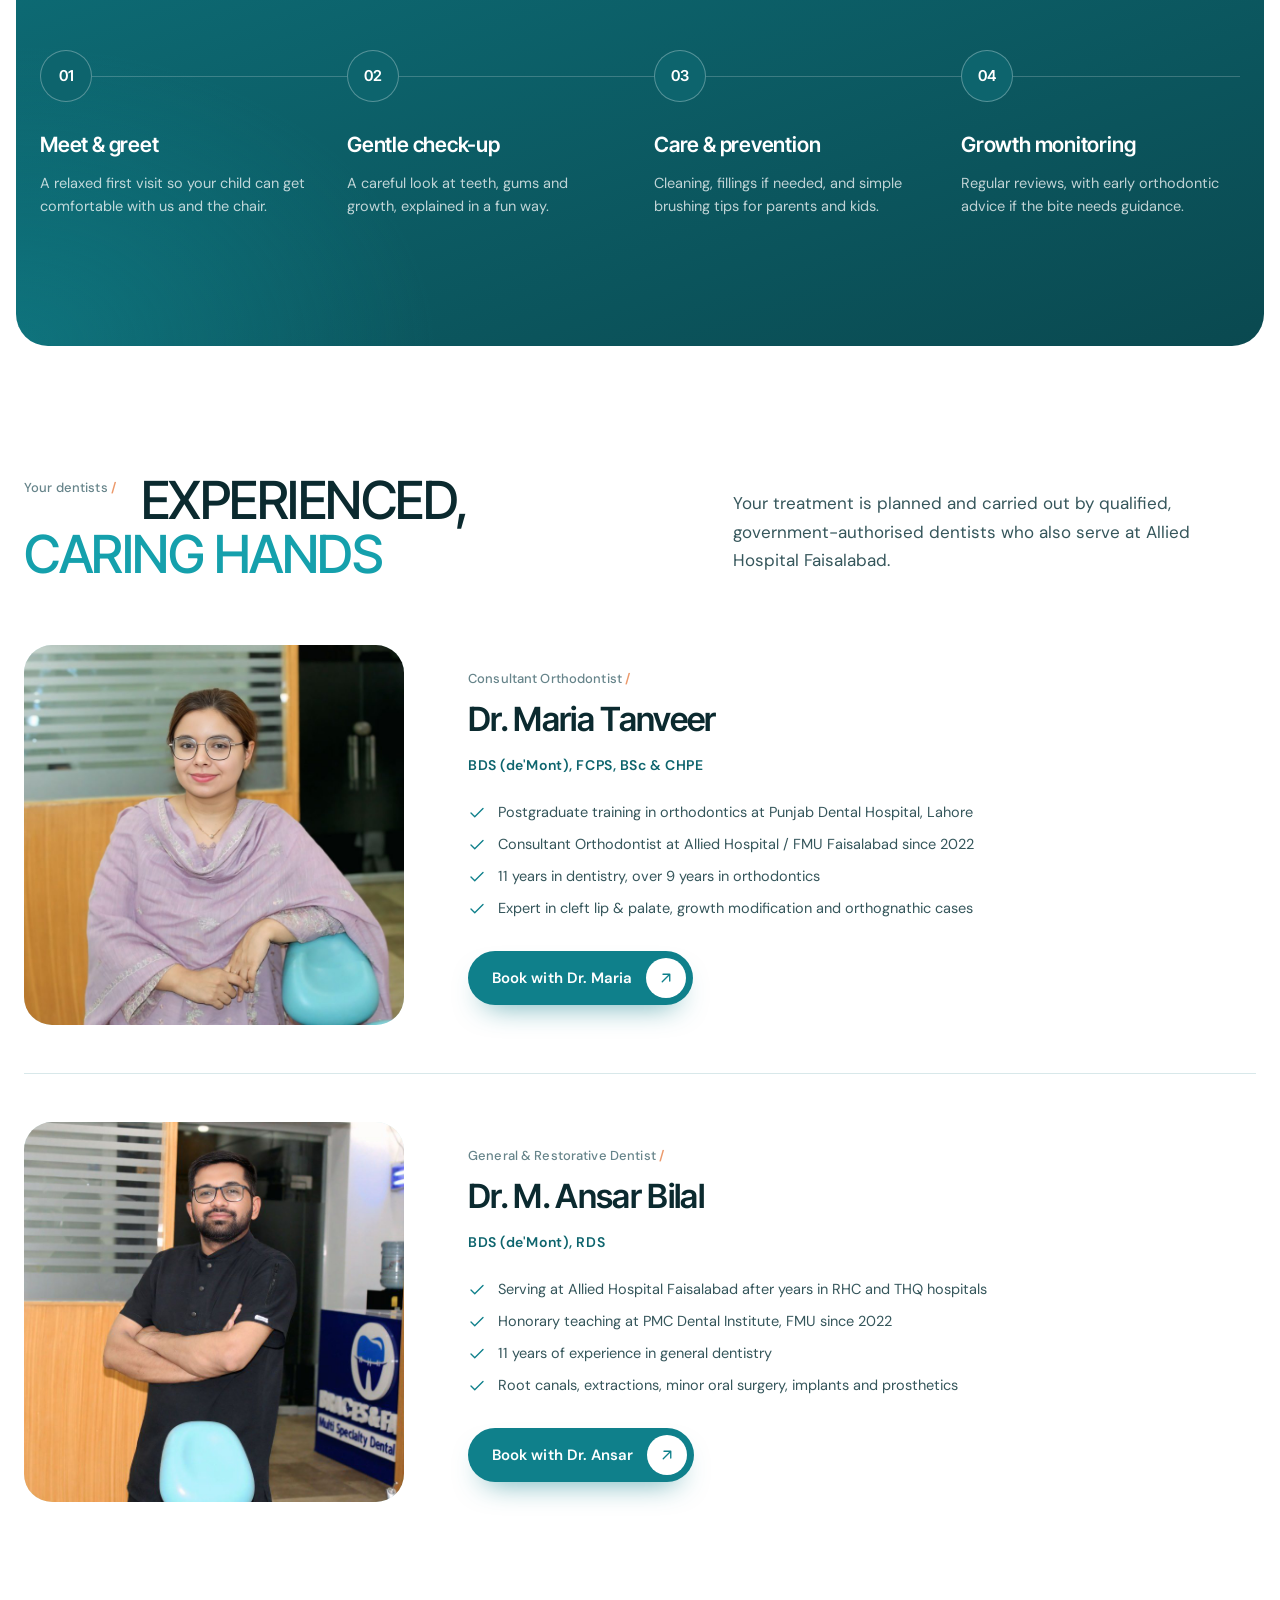
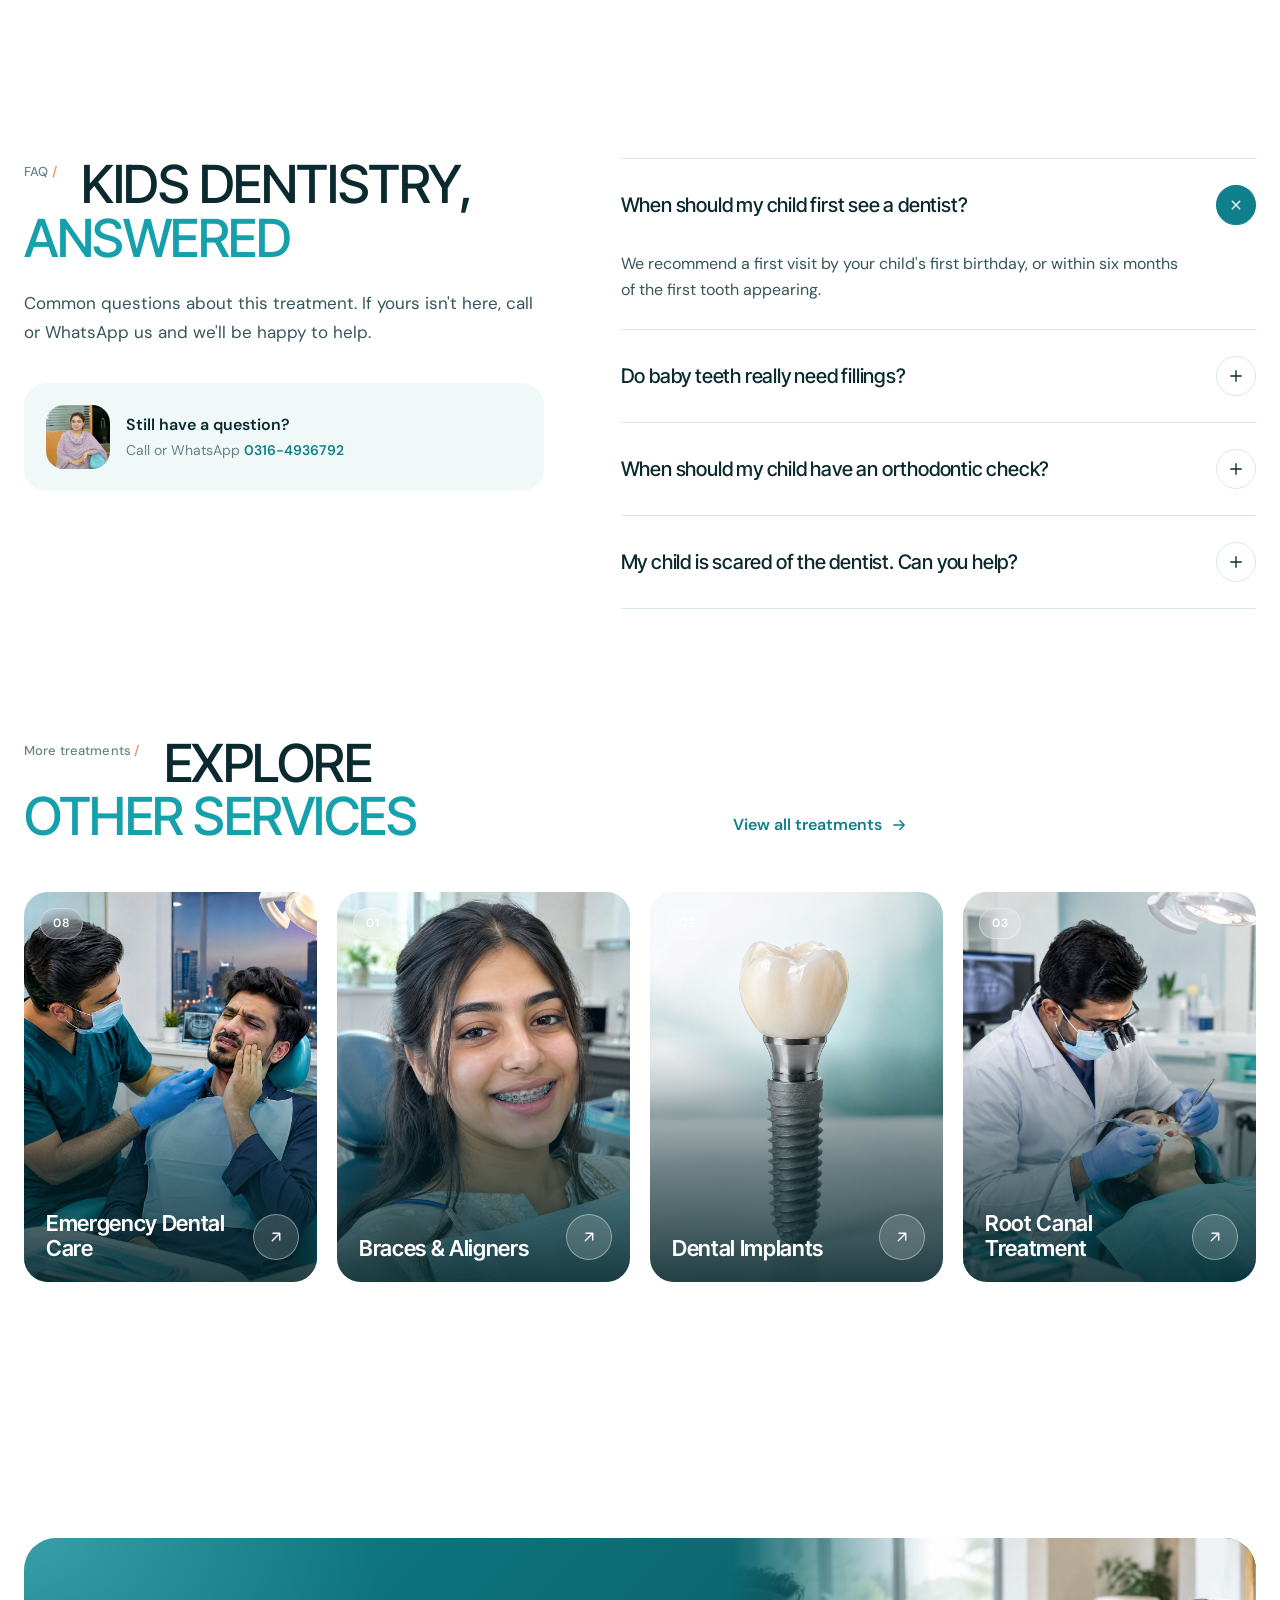
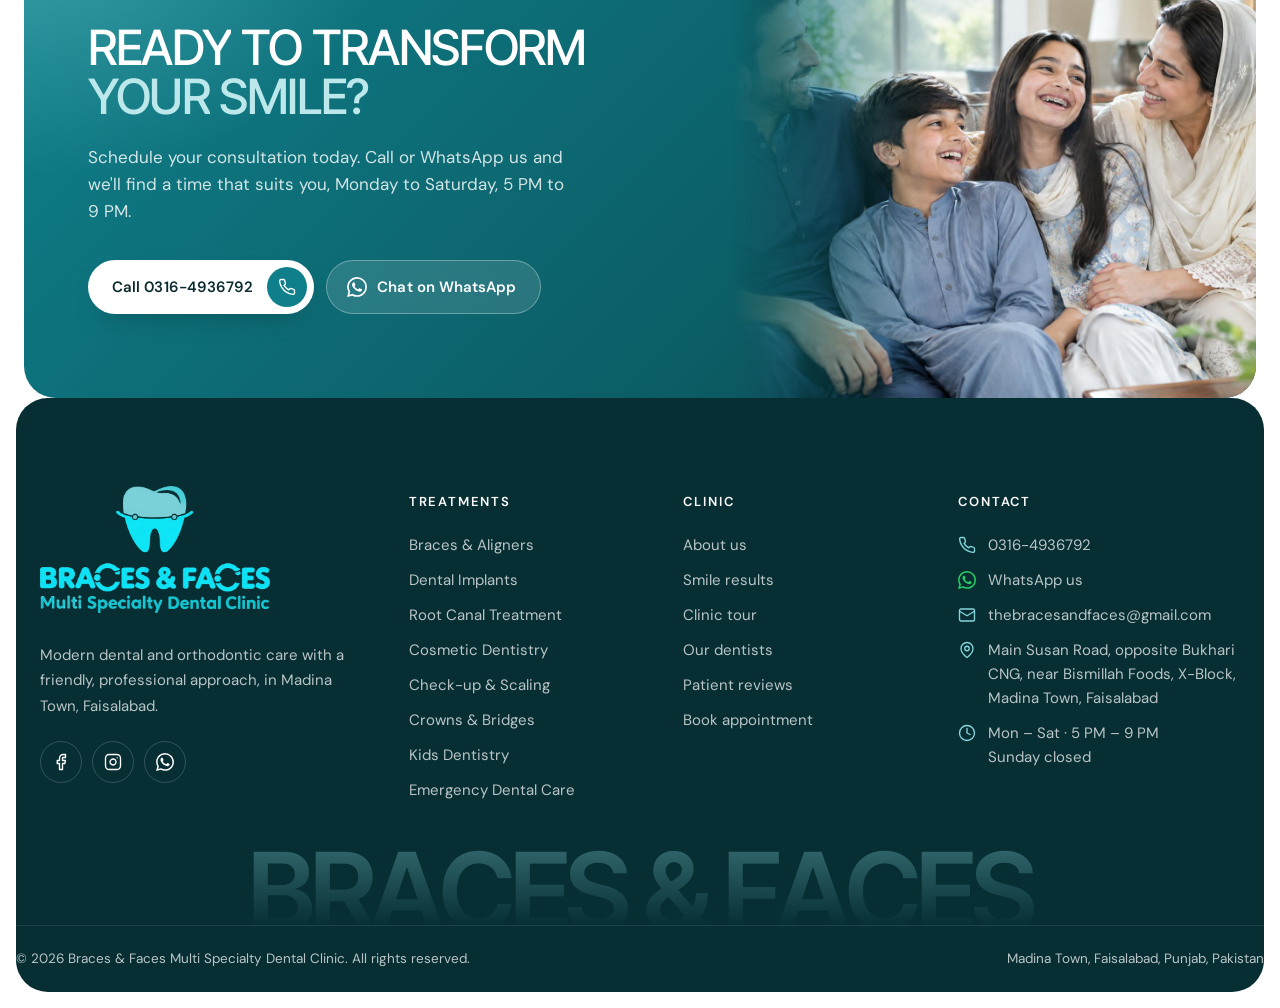
<file: treatments/kids-dentistry/index.html>
<!doctype html>
<html lang="en">
<head>
  <meta charset="utf-8">
  <meta name="viewport" content="width=device-width, initial-scale=1">
  <title>Kids Dentistry in Faisalabad | Braces &amp; Faces</title>
  <meta name="description" content="Kids dentistry in Faisalabad at Braces &amp; Faces. Gentle check-ups, fillings, early orthodontic checks and growth guidance for children. Call 0316-4936792.">
  <meta name="theme-color" content="#0d646d">
  <link rel="canonical" href="https://dental-prototype-3c.vercel.app/treatments/kids-dentistry/">
  <link rel="icon" type="image/png" sizes="64x64" href="/assets/img/favicon-64.png">
  <link rel="apple-touch-icon" href="/assets/img/apple-touch-icon.png">
  <meta property="og:type" content="website">
  <meta property="og:site_name" content="Braces &amp; Faces Multi Specialty Dental Clinic">
  <meta property="og:title" content="Kids Dentistry in Faisalabad | Braces &amp; Faces">
  <meta property="og:description" content="Kids dentistry in Faisalabad at Braces &amp; Faces. Gentle check-ups, fillings, early orthodontic checks and growth guidance for children. Call 0316-4936792.">
  <meta property="og:url" content="https://dental-prototype-3c.vercel.app/treatments/kids-dentistry/">
  <meta property="og:image" content="https://dental-prototype-3c.vercel.app/assets/img/w-kids.jpg">
  <meta name="twitter:card" content="summary_large_image">
  <link rel="preconnect" href="https://fonts.googleapis.com">
  <link rel="preconnect" href="https://fonts.gstatic.com" crossorigin>
  <link href="https://fonts.googleapis.com/css2?family=DM+Sans:opsz,wght@9..40,400;9..40,500;9..40,600;9..40,700&family=Inter+Tight:wght@400;500;600;700&display=swap" rel="stylesheet">
  <link rel="stylesheet" href="/assets/css/style.css?v=9360ea0b">
  <script>document.documentElement.classList.add('js');</script>
  <script type="application/ld+json">{"@context": "https://schema.org", "@type": "BreadcrumbList", "itemListElement": [{"@type": "ListItem", "position": 1, "name": "Home", "item": "https://dental-prototype-3c.vercel.app/"}, {"@type": "ListItem", "position": 2, "name": "Treatments", "item": "https://dental-prototype-3c.vercel.app/#treatments"}, {"@type": "ListItem", "position": 3, "name": "Kids Dentistry", "item": "https://dental-prototype-3c.vercel.app/treatments/kids-dentistry/"}]}</script>
</head>
<body data-page="treatment">

<svg width="0" height="0" style="position:absolute" aria-hidden="true" focusable="false">
  <symbol id="i-arrow" viewBox="0 0 24 24"><path d="M7 17L17 7M8 7h9v9"/></symbol>
  <symbol id="i-arrow-r" viewBox="0 0 24 24"><path d="M5 12h14M13 6l6 6-6 6"/></symbol>
  <symbol id="i-chev-l" viewBox="0 0 24 24"><path d="M15 18l-6-6 6-6"/></symbol>
  <symbol id="i-chev-r" viewBox="0 0 24 24"><path d="M9 18l6-6-6-6"/></symbol>
  <symbol id="i-phone" viewBox="0 0 24 24"><path d="M22 16.92v3a2 2 0 0 1-2.18 2 19.79 19.79 0 0 1-8.63-3.07 19.5 19.5 0 0 1-6-6 19.79 19.79 0 0 1-3.07-8.67A2 2 0 0 1 4.11 2h3a2 2 0 0 1 2 1.72c.13.96.36 1.9.7 2.81a2 2 0 0 1-.45 2.11L8.09 9.91a16 16 0 0 0 6 6l1.27-1.27a2 2 0 0 1 2.11-.45c.91.34 1.85.57 2.81.7A2 2 0 0 1 22 16.92z"/></symbol>
  <symbol id="i-pin" viewBox="0 0 24 24"><path d="M20 10c0 6-8 12-8 12s-8-6-8-12a8 8 0 0 1 16 0Z"/><circle cx="12" cy="10" r="3"/></symbol>
  <symbol id="i-clock" viewBox="0 0 24 24"><circle cx="12" cy="12" r="10"/><path d="M12 6v6l4 2"/></symbol>
  <symbol id="i-star" viewBox="0 0 24 24"><path d="M12 2.5l2.94 5.96 6.56.95-4.75 4.63 1.12 6.54L12 17.5l-5.87 3.08 1.12-6.54L2.5 9.41l6.56-.95L12 2.5z"/></symbol>
  <symbol id="i-check" viewBox="0 0 24 24"><path d="M20 6L9 17l-5-5"/></symbol>
  <symbol id="i-shield" viewBox="0 0 24 24"><path d="M12 22s8-4 8-10V5l-8-3-8 3v7c0 6 8 10 8 10z"/><path d="M9 12l2 2 4-4"/></symbol>
  <symbol id="i-scan" viewBox="0 0 24 24"><path d="M3 7V5a2 2 0 0 1 2-2h2M17 3h2a2 2 0 0 1 2 2v2M21 17v2a2 2 0 0 1-2 2h-2M7 21H5a2 2 0 0 1-2-2v-2M7 12h10"/></symbol>
  <symbol id="i-heart" viewBox="0 0 24 24"><path d="M19 14c1.49-1.46 3-3.21 3-5.5A5.5 5.5 0 0 0 16.5 3c-1.76 0-3 .5-4.5 2-1.5-1.5-2.74-2-4.5-2A5.5 5.5 0 0 0 2 8.5c0 2.3 1.5 4.05 3 5.5l7 7Z"/></symbol>
  <symbol id="i-users" viewBox="0 0 24 24"><path d="M16 21v-2a4 4 0 0 0-4-4H6a4 4 0 0 0-4 4v2"/><circle cx="9" cy="7" r="4"/><path d="M22 21v-2a4 4 0 0 0-3-3.87M16 3.13a4 4 0 0 1 0 7.75"/></symbol>
  <symbol id="i-calendar" viewBox="0 0 24 24"><rect x="3" y="4" width="18" height="18" rx="2"/><path d="M16 2v4M8 2v4M3 10h18"/></symbol>
  <symbol id="i-plus" viewBox="0 0 24 24"><path d="M12 5v14M5 12h14"/></symbol>
  <symbol id="i-menu" viewBox="0 0 24 24"><path d="M4 8h16M4 16h11"/></symbol>
  <symbol id="i-close" viewBox="0 0 24 24"><path d="M6 6l12 12M18 6L6 18"/></symbol>
  <symbol id="i-spark" viewBox="0 0 24 24"><path d="M12 2c.75 6.1 3.9 9.25 10 10-6.1.75-9.25 3.9-10 10-.75-6.1-3.9-9.25-10-10 6.1-.75 9.25-3.9 10-10z"/></symbol>
  <symbol id="i-quote" viewBox="0 0 24 24"><path d="M10 7H6a3 3 0 0 0-3 3v4h5v5H3M21 7h-4a3 3 0 0 0-3 3v4h5v5h-5" fill="none"/></symbol>
  <symbol id="i-tooth" viewBox="0 0 24 24"><path d="M8.5 3C6 3 4.5 4.8 4.5 7.6c0 2.4 1 4 1.5 6.4.5 2.6 1 4.9 2.4 4.9 1.5 0 1.7-2.4 2.2-4.2.3-1.2.8-1.7 1.4-1.7s1.1.5 1.4 1.7c.5 1.8.7 4.2 2.2 4.2 1.4 0 1.9-2.3 2.4-4.9.5-2.4 1.5-4 1.5-6.4C19.5 4.8 18 3 15.5 3c-1.7 0-2.5.8-3.5.8S10.2 3 8.5 3Z"/></symbol>
  <symbol id="i-smile" viewBox="0 0 24 24"><circle cx="12" cy="12" r="10"/><path d="M8 14s1.5 2 4 2 4-2 4-2M9 9h.01M15 9h.01"/></symbol>
  <symbol id="i-alert" viewBox="0 0 24 24"><path d="M10.29 3.86L1.82 18a2 2 0 0 0 1.71 3h16.94a2 2 0 0 0 1.71-3L13.71 3.86a2 2 0 0 0-3.42 0z"/><path d="M12 9v4M12 17h.01"/></symbol>
  <symbol id="i-mail" viewBox="0 0 24 24"><rect x="2" y="4" width="20" height="16" rx="2"/><path d="M22 7l-10 6L2 7"/></symbol>
  <symbol id="i-fb" viewBox="0 0 24 24"><path d="M18 2h-3a5 5 0 0 0-5 5v3H7v4h3v8h4v-8h3l1-4h-4V7a1 1 0 0 1 1-1h3z"/></symbol>
  <symbol id="i-ig" viewBox="0 0 24 24"><rect x="2" y="2" width="20" height="20" rx="5"/><path d="M16 11.37A4 4 0 1 1 12.63 8 4 4 0 0 1 16 11.37zM17.5 6.5h.01"/></symbol>
  <symbol id="i-wa" viewBox="0 0 24 24"><path d="M17.47 14.38c-.3-.15-1.76-.87-2.03-.97-.27-.1-.47-.15-.67.15-.2.3-.77.97-.94 1.16-.17.2-.35.22-.64.07-.3-.15-1.26-.46-2.39-1.47-.88-.79-1.48-1.76-1.65-2.06-.17-.3-.02-.46.13-.6.13-.14.3-.35.45-.52.15-.17.2-.3.3-.5.1-.2.05-.37-.03-.52-.07-.15-.67-1.61-.92-2.2-.24-.58-.49-.5-.67-.51h-.57c-.2 0-.52.07-.79.37-.27.3-1.04 1.02-1.04 2.48 0 1.46 1.07 2.88 1.21 3.07.15.2 2.1 3.2 5.08 4.49.71.31 1.26.49 1.7.63.71.22 1.36.19 1.87.12.57-.09 1.76-.72 2-1.41.25-.7.25-1.29.17-1.41-.07-.12-.27-.2-.57-.35zM12.05 21.8h-.01a9.87 9.87 0 0 1-5.03-1.38l-.36-.21-3.74.98 1-3.65-.24-.37a9.86 9.86 0 0 1-1.51-5.26c0-5.45 4.44-9.88 9.89-9.88 2.64 0 5.12 1.03 6.99 2.9a9.83 9.83 0 0 1 2.89 6.99c0 5.45-4.43 9.88-9.88 9.88zm8.41-18.3A11.82 11.82 0 0 0 12.05 0C5.5 0 .16 5.34.16 11.89c0 2.1.55 4.14 1.59 5.95L.06 24l6.3-1.65a11.88 11.88 0 0 0 5.68 1.45h.01c6.55 0 11.89-5.34 11.89-11.89 0-3.18-1.24-6.16-3.48-8.41z"/></symbol>
</svg>

<!-- ============ NAV ============ -->
<div class="nav" id="nav">
  <div class="nav-inner">
    <a href="/" class="brand" aria-label="Braces &amp; Faces Multi Specialty Dental Clinic, home">
      <img class="brand-mark" src="/assets/img/logo-mark.png" alt="" width="46" height="46">
      <span class="brand-text"><span class="brand-name">Braces &amp; Faces</span><span class="brand-sub">Multi Specialty Dental Clinic</span></span>
    </a>
    <nav class="nav-links" aria-label="Primary">
      <a href="/#home">Home</a>
      <div class="nav-dd">
        <a href="/#treatments" class="active">Treatments <svg class="ico"><use href="#i-chev-r"/></svg></a>
        <div class="dd-panel">
          <a href="/treatments/orthodontics/"><img src="/assets/img/t-ortho.jpg" alt="" loading="lazy"><span><strong>Braces &amp; Aligners</strong><small>Braces, aligners, bite correction</small></span></a>
          <a href="/treatments/dental-implants/"><img src="/assets/img/t-implants.jpg" alt="" loading="lazy"><span><strong>Dental Implants</strong><small>Permanent tooth replacement</small></span></a>
          <a href="/treatments/root-canal-treatment/"><img src="/assets/img/t-rootcanal.jpg" alt="" loading="lazy"><span><strong>Root Canal Treatment</strong><small>Relieve pain, save the tooth</small></span></a>
          <a href="/treatments/cosmetic-dentistry/"><img src="/assets/img/t-cosmetic.jpg" alt="" loading="lazy"><span><strong>Cosmetic Dentistry</strong><small>Whitening, veneers, bonding</small></span></a>
          <a href="/treatments/checkup-and-cleaning/"><img src="/assets/img/t-checkup.jpg" alt="" loading="lazy"><span><strong>Check-up &amp; Scaling</strong><small>Exams, scaling &amp; polishing</small></span></a>
          <a href="/treatments/crowns-and-bridges/"><img src="/assets/img/t-crowns.jpg" alt="" loading="lazy"><span><strong>Crowns &amp; Bridges</strong><small>Restore strength and shape</small></span></a>
          <a href="/treatments/kids-dentistry/"><img src="/assets/img/t-kids.jpg" alt="" loading="lazy"><span><strong>Kids Dentistry</strong><small>Gentle care for growing smiles</small></span></a>
          <a href="/treatments/emergency-dental-care/"><img src="/assets/img/t-emergency.jpg" alt="" loading="lazy"><span><strong>Emergency Dental Care</strong><small>Toothache, broken teeth, swelling</small></span></a>
          <a class="dd-all" href="/#treatments">View all treatments</a>
        </div>
      </div>
      <a href="/#about">About</a>
      <a href="/#gallery">Results</a>
      <a href="/#dentists">Dentists</a>
      <a href="/#contact">Contact</a>
    </nav>
    <a class="btn btn-light nav-cta no-rot" href="tel:+923164936792">Book a Call <span class="ic"><svg class="ico"><use href="#i-phone"/></svg></span></a>
    <button class="burger" id="burger" aria-label="Open menu"><svg class="ico"><use href="#i-menu"/></svg></button>
  </div>
</div>

<!-- Mobile menu -->
<div class="mmenu" id="mmenu" aria-hidden="true">
  <div class="mmenu-top">
    <a href="/" class="brand" aria-label="Braces &amp; Faces Multi Specialty Dental Clinic, home" data-close>
      <img class="brand-mark" src="/assets/img/logo-mark.png" alt="" width="46" height="46">
      <span class="brand-text"><span class="brand-name">Braces &amp; Faces</span><span class="brand-sub">Multi Specialty Dental Clinic</span></span>
    </a>
    <button class="mmenu-close" data-close aria-label="Close menu"><svg class="ico"><use href="#i-close"/></svg></button>
  </div>
  <nav>
    <a href="/#home" data-close>Home</a>
    <a href="/#treatments" data-close>Treatments</a>
    <div class="m-sub">
      <a href="/treatments/orthodontics/" data-close>Braces &amp; Aligners</a>
      <a href="/treatments/dental-implants/" data-close>Dental Implants</a>
      <a href="/treatments/root-canal-treatment/" data-close>Root Canal Treatment</a>
      <a href="/treatments/cosmetic-dentistry/" data-close>Cosmetic Dentistry</a>
      <a href="/treatments/checkup-and-cleaning/" data-close>Check-up &amp; Scaling</a>
      <a href="/treatments/crowns-and-bridges/" data-close>Crowns &amp; Bridges</a>
      <a href="/treatments/kids-dentistry/" data-close>Kids Dentistry</a>
      <a href="/treatments/emergency-dental-care/" data-close>Emergency Dental Care</a>
    </div>
    <a href="/#about" data-close>About</a>
    <a href="/#gallery" data-close>Results</a>
    <a href="/#dentists" data-close>Dentists</a>
    <a href="/#contact" data-close>Contact</a>
  </nav>
  <div class="mmenu-foot">
    <span>Susan Road, Madina Town, Faisalabad · Mon – Sat · 5 PM – 9 PM</span>
    <a class="btn btn-light no-rot" href="tel:+923164936792">Call 0316-4936792 <span class="ic"><svg class="ico"><use href="#i-phone"/></svg></span></a>
  </div>
</div>

<!-- ============ PAGE HERO ============ -->
<header class="hero page-hero" id="home">
  <div class="hero-slides" id="heroSlides">
    <div class="slide is-active"><img src="/assets/img/w-kids.jpg" alt="Dentist teaching a young boy how to brush on a tooth model" fetchpriority="high"></div>
  </div>
  <div class="hero-shade"></div>

  <div class="hero-content" id="heroContent">
    <nav class="pill-badge crumbs" aria-label="Breadcrumb" data-reveal="blur" style="--d:150ms"><i class="dot"></i> <a href="/">Home</a><span class="sep">/</span><a href="/#treatments">Treatments</a><span class="sep">/</span><span>Kids Dentistry</span></nav>
    <h1 data-split style="--d:250ms">Happy visits <span class="soft">for</span> growing smiles.</h1>
    <p class="hero-text" data-reveal="blur" style="--d:700ms">Gentle, friendly dentistry that helps children feel safe in the dental chair, from first check-ups and fillings to early orthodontic checks that guide healthy jaw growth.</p>
    <div class="hero-actions" data-reveal style="--d:850ms">
      <a class="btn btn-light" href="/?t=kids-dentistry#contact">Book Kids Dentistry <span class="ic"><svg class="ico"><use href="#i-arrow"/></svg></span></a>
      <a class="btn btn-glass" href="https://wa.me/923164936792?text=Assalam-o-Alaikum%21%20I%27d%20like%20to%20ask%20about%20Kids%20Dentistry%20at%20Braces%20%26%20Faces." target="_blank" rel="noopener"><svg class="ico fill"><use href="#i-wa"/></svg> Ask on WhatsApp</a>
    </div>
  </div>

  <div class="hero-bottom">
    <div class="hero-facts" data-reveal style="--d:1000ms">
      <div class="fact"><small>First visit</small><strong>By the first birthday</strong></div>
      <div class="fact"><small>Check-ups</small><strong>Every 6 months</strong></div>
      <div class="fact"><small>Orthodontic check</small><strong>Around age 7</strong></div>
    </div>
  </div>
</header>

<!-- ============ QUICK INFO ============ -->
<section class="quick" aria-label="Clinic contact details">
  <div class="container quick-grid">
    <a class="q-item" href="tel:+923164936792" data-reveal>
      <span class="q-ic"><svg class="ico"><use href="#i-phone"/></svg></span>
      <span><small>Call for an appointment</small><strong>0316-4936792</strong></span>
    </a>
    <a class="q-item" href="https://maps.app.goo.gl/7f4cEsK4gpgcAALK6" target="_blank" rel="noopener" data-reveal style="--d:100ms">
      <span class="q-ic"><svg class="ico"><use href="#i-pin"/></svg></span>
      <span><small>Visit the clinic</small><strong>Susan Road, Madina Town</strong></span>
    </a>
    <div class="q-item" data-reveal style="--d:200ms">
      <span class="q-ic"><svg class="ico"><use href="#i-clock"/></svg></span>
      <span><small>Opening hours</small><strong>Mon – Sat · 5 PM – 9 PM</strong></span>
    </div>
    <a class="btn btn-primary" href="/#contact" data-reveal style="--d:300ms">Book Appointment <span class="ic"><svg class="ico"><use href="#i-arrow"/></svg></span></a>
  </div>
</section>

<!-- ============ OVERVIEW ============ -->
<section class="section" id="overview">
  <div class="container ov-grid">
    <figure class="media ov-img" data-reveal="img">
      <div class="px" data-parallax="0.08"><img src="/assets/img/t-kids.jpg" alt="Happy young girl giving a thumbs up in the dental chair" loading="lazy"></div>
    </figure>
    <div class="ov-copy">
      <h2 class="h2" data-split><span class="eyebrow">Kids Dentistry <b>/</b></span> Gentle care for <em>little smiles</em></h2>
        <p class="lead" data-reveal="blur">Children's teeth need special care, and so do children. We keep visits short, calm and positive, explain everything in a child-friendly way and never rush.</p>
        <p class="lead" data-reveal="blur">Regular visits protect baby teeth, which hold space for adult teeth, and let our consultant orthodontist spot bite and jaw-growth problems early, when they're easiest to correct.</p>
      <ul class="checks" data-reveal>
          <li><span class="ck"><svg class="ico"><use href="#i-check"/></svg></span>Calm, fear-free visits for children</li>
          <li><span class="ck"><svg class="ico"><use href="#i-check"/></svg></span>Prevention: check-ups, cleaning and advice</li>
          <li><span class="ck"><svg class="ico"><use href="#i-check"/></svg></span>Gentle fillings for decayed baby teeth</li>
          <li><span class="ck"><svg class="ico"><use href="#i-check"/></svg></span>Early orthodontic and growth assessment</li>
      </ul>
      <div class="about-actions" data-reveal>
        <a class="btn btn-primary" href="/?t=kids-dentistry#contact">Book a Consultation <span class="ic"><svg class="ico"><use href="#i-arrow"/></svg></span></a>
        <a class="link-arrow" href="tel:+923164936792">Call 0316-4936792 <svg class="ico"><use href="#i-arrow-r"/></svg></a>
      </div>
    </div>
  </div>
</section>

<!-- ============ IS IT FOR YOU ============ -->
<section class="section signs" id="signs">
  <div class="container">
    <div class="sec-head">
      <h2 class="h2" data-split><span class="eyebrow">Is it right for you? <b>/</b></span> Signs you may <em>need this</em></h2>
      <div class="sec-head-side">
        <p class="lead" data-reveal="blur">Not sure? Book a consultation and we'll examine your teeth and explain every option honestly, with no pressure to go ahead.</p>
      </div>
    </div>
    <div class="sign-grid">
      <div class="sign" data-reveal style="--d:0ms">
        <span class="f-ic"><svg class="ico"><use href="#i-calendar"/></svg></span>
        <h3>First birthday</h3>
        <p>A first visit by age one builds good habits and confidence.</p>
      </div>
      <div class="sign" data-reveal style="--d:100ms">
        <span class="f-ic"><svg class="ico"><use href="#i-alert"/></svg></span>
        <h3>Toothache or holes</h3>
        <p>Pain, dark spots or holes in baby teeth need prompt attention.</p>
      </div>
      <div class="sign" data-reveal style="--d:200ms">
        <span class="f-ic"><svg class="ico"><use href="#i-users"/></svg></span>
        <h3>Crooked teeth</h3>
        <p>Crowding or a bad bite, which we can often guide while children grow.</p>
      </div>
      <div class="sign" data-reveal style="--d:300ms">
        <span class="f-ic"><svg class="ico"><use href="#i-heart"/></svg></span>
        <h3>Dental anxiety</h3>
        <p>Children who are nervous benefit from a patient, gentle approach.</p>
      </div>
    </div>
  </div>
</section>

<!-- ============ PROCESS ============ -->
<section class="section process" id="process" style="margin-top: clamp(20px, 3vw, 32px);">
  <div class="container">
    <div class="process-head">
      <div>
        <h2 class="h2" data-split><span class="eyebrow">Step by step <b>/</b></span> What to expect <em>at every visit</em></h2>
        <p class="lead" data-reveal="blur">We explain each stage before we begin, share costs upfront and make sure you're comfortable throughout.</p>
        <div class="process-actions" data-reveal>
          <a class="btn btn-light" href="/?t=kids-dentistry#contact">Book your visit <span class="ic"><svg class="ico"><use href="#i-arrow"/></svg></span></a>
          <a class="btn btn-glass" href="https://wa.me/923164936792?text=Assalam-o-Alaikum%21%20I%27d%20like%20to%20ask%20about%20Kids%20Dentistry%20at%20Braces%20%26%20Faces." target="_blank" rel="noopener"><svg class="ico fill"><use href="#i-wa"/></svg> WhatsApp us</a>
        </div>
      </div>
      <figure class="media process-img" data-reveal="img">
        <div class="px" data-parallax="0.08"><img src="/assets/img/clinic-room.jpg" alt="Treatment room at Braces &amp; Faces dental clinic" loading="lazy"></div>
      </figure>
    </div>

    <div class="steps" id="steps">
      <div class="steps-line"><i id="stepsFill"></i></div>
      <div class="step" data-reveal><div class="step-num">01</div><h3>Meet &amp; greet</h3><p>A relaxed first visit so your child can get comfortable with us and the chair.</p></div>
      <div class="step" data-reveal style="--d:120ms"><div class="step-num">02</div><h3>Gentle check-up</h3><p>A careful look at teeth, gums and growth, explained in a fun way.</p></div>
      <div class="step" data-reveal style="--d:240ms"><div class="step-num">03</div><h3>Care &amp; prevention</h3><p>Cleaning, fillings if needed, and simple brushing tips for parents and kids.</p></div>
      <div class="step" data-reveal style="--d:360ms"><div class="step-num">04</div><h3>Growth monitoring</h3><p>Regular reviews, with early orthodontic advice if the bite needs guidance.</p></div>
    </div>
  </div>
</section>

<!-- ============ DENTIST ============ -->
<section class="section" id="dentist">
  <div class="container">
    <div class="sec-head">
      <h2 class="h2" data-split><span class="eyebrow">Your dentists <b>/</b></span> Experienced, <em>caring hands</em></h2>
      <div class="sec-head-side">
        <p class="lead" data-reveal="blur">Your treatment is planned and carried out by qualified, government-authorised dentists who also serve at Allied Hospital Faisalabad.</p>
      </div>
    </div>
    <div class="lead-doc">
      <div class="doc-photo" data-reveal="card"><img src="/assets/img/doc-maria.jpg" alt="Dr. Maria Tanveer" loading="lazy"></div>
      <div data-reveal>
        <span class="eyebrow">Consultant Orthodontist <b>/</b></span>
        <h3>Dr. Maria Tanveer</h3>
        <span class="doc-quals">BDS (de'Mont), FCPS, BSc &amp; CHPE</span>
        <ul class="doc-points">
        <li><svg class="ico"><use href="#i-check"/></svg><span>Postgraduate training in orthodontics at Punjab Dental Hospital, Lahore</span></li>
        <li><svg class="ico"><use href="#i-check"/></svg><span>Consultant Orthodontist at Allied Hospital / FMU Faisalabad since 2022</span></li>
        <li><svg class="ico"><use href="#i-check"/></svg><span>11 years in dentistry, over 9 years in orthodontics</span></li>
        <li><svg class="ico"><use href="#i-check"/></svg><span>Expert in cleft lip &amp; palate, growth modification and orthognathic cases</span></li>
        </ul>
        <a class="btn btn-primary" href="/?t=kids-dentistry#contact">Book with Dr. Maria <span class="ic"><svg class="ico"><use href="#i-arrow"/></svg></span></a>
      </div>
    </div>
    <div class="lead-doc">
      <div class="doc-photo" data-reveal="card"><img src="/assets/img/doc-ansar.jpg" alt="Dr. M. Ansar Bilal" loading="lazy"></div>
      <div data-reveal>
        <span class="eyebrow">General &amp; Restorative Dentist <b>/</b></span>
        <h3>Dr. M. Ansar Bilal</h3>
        <span class="doc-quals">BDS (de'Mont), RDS</span>
        <ul class="doc-points">
        <li><svg class="ico"><use href="#i-check"/></svg><span>Serving at Allied Hospital Faisalabad after years in RHC and THQ hospitals</span></li>
        <li><svg class="ico"><use href="#i-check"/></svg><span>Honorary teaching at PMC Dental Institute, FMU since 2022</span></li>
        <li><svg class="ico"><use href="#i-check"/></svg><span>11 years of experience in general dentistry</span></li>
        <li><svg class="ico"><use href="#i-check"/></svg><span>Root canals, extractions, minor oral surgery, implants and prosthetics</span></li>
        </ul>
        <a class="btn btn-primary" href="/?t=kids-dentistry#contact">Book with Dr. Ansar <span class="ic"><svg class="ico"><use href="#i-arrow"/></svg></span></a>
      </div>
    </div>
  </div>
</section>

<!-- ============ FAQ ============ -->
<section class="section" id="faq">
  <div class="container faq-grid">
    <div class="faq-aside">
      <h2 class="h2" data-split><span class="eyebrow">FAQ <b>/</b></span> Kids Dentistry, <em>answered</em></h2>
      <p class="lead" data-reveal="blur">Common questions about this treatment. If yours isn't here, call or WhatsApp us and we'll be happy to help.</p>
      <div class="help-card" data-reveal>
        <img src="/assets/img/doc-maria.jpg" alt="">
        <div><strong>Still have a question?</strong><span>Call or WhatsApp <a href="tel:+923164936792">0316-4936792</a></span></div>
      </div>
    </div>
    <div class="acc">
      <div class="acc-item open" data-reveal>
        <button class="acc-q" aria-expanded="true">When should my child first see a dentist? <span class="pm"><svg class="ico"><use href="#i-plus"/></svg></span></button>
        <div class="acc-a"><div><p>We recommend a first visit by your child's first birthday, or within six months of the first tooth appearing.</p></div></div>
      </div>
      <div class="acc-item" data-reveal style="--d:80ms">
        <button class="acc-q" aria-expanded="false">Do baby teeth really need fillings? <span class="pm"><svg class="ico"><use href="#i-plus"/></svg></span></button>
        <div class="acc-a"><div><p>Yes. Baby teeth hold space for adult teeth and help with eating and speech. Untreated decay can cause pain, infection and problems for the adult teeth underneath.</p></div></div>
      </div>
      <div class="acc-item" data-reveal style="--d:160ms">
        <button class="acc-q" aria-expanded="false">When should my child have an orthodontic check? <span class="pm"><svg class="ico"><use href="#i-plus"/></svg></span></button>
        <div class="acc-a"><div><p>Around age 7 is ideal. Some jaw problems are much easier to correct while a child is still growing, and our consultant orthodontist can advise you early.</p></div></div>
      </div>
      <div class="acc-item" data-reveal style="--d:240ms">
        <button class="acc-q" aria-expanded="false">My child is scared of the dentist. Can you help? <span class="pm"><svg class="ico"><use href="#i-plus"/></svg></span></button>
        <div class="acc-a"><div><p>Absolutely. We go at your child's pace, explain everything gently and keep the visit positive. Many nervous children leave our clinic smiling.</p></div></div>
      </div>
    </div>
  </div>
</section>

<!-- ============ RELATED ============ -->
<section class="section related" style="padding-top: 0;">
  <div class="container">
    <div class="sec-head">
      <h2 class="h2" data-split><span class="eyebrow">More treatments <b>/</b></span> Explore <em>other services</em></h2>
      <div class="sec-head-side">
        <a class="link-arrow" href="/#treatments" data-reveal>View all treatments <svg class="ico"><use href="#i-arrow-r"/></svg></a>
      </div>
    </div>
    <div class="t-grid">
      <article class="t-card" data-reveal="card">
        <figure class="t-media"><img src="/assets/img/t-emergency.jpg" alt="Man with toothache being reassured by his dentist" loading="lazy"></figure>
        <a class="t-cover" href="/treatments/emergency-dental-care/" aria-label="Emergency Dental Care" tabindex="-1"></a>
        <span class="t-num">08</span>
        <div class="t-body"><h3>Emergency Dental Care</h3><p>Prompt relief for severe toothache, broken teeth, swelling and dental injuries.</p></div>
        <a class="t-go" href="/treatments/emergency-dental-care/" aria-label="Learn about Emergency Dental Care"><svg class="ico"><use href="#i-arrow"/></svg></a>
      </article>
      <article class="t-card" data-reveal="card" style="--d:90ms">
        <figure class="t-media"><img src="/assets/img/t-ortho.jpg" alt="Smiling teenage girl with metal braces at the clinic" loading="lazy"></figure>
        <a class="t-cover" href="/treatments/orthodontics/" aria-label="Braces &amp; Aligners" tabindex="-1"></a>
        <span class="t-num">01</span>
        <div class="t-body"><h3>Braces &amp; Aligners</h3><p>Fixed braces and clear aligners planned by a consultant orthodontist, for teens and adults.</p></div>
        <a class="t-go" href="/treatments/orthodontics/" aria-label="Learn about Braces &amp; Aligners"><svg class="ico"><use href="#i-arrow"/></svg></a>
      </article>
      <article class="t-card" data-reveal="card" style="--d:180ms">
        <figure class="t-media"><img src="/assets/img/t-implants.jpg" alt="Titanium dental implant with a ceramic crown" loading="lazy"></figure>
        <a class="t-cover" href="/treatments/dental-implants/" aria-label="Dental Implants" tabindex="-1"></a>
        <span class="t-num">02</span>
        <div class="t-body"><h3>Dental Implants</h3><p>Permanent, natural-looking replacements for missing teeth that restore your bite and confidence.</p></div>
        <a class="t-go" href="/treatments/dental-implants/" aria-label="Learn about Dental Implants"><svg class="ico"><use href="#i-arrow"/></svg></a>
      </article>
      <article class="t-card" data-reveal="card" style="--d:270ms">
        <figure class="t-media"><img src="/assets/img/t-rootcanal.jpg" alt="Dentist wearing loupes performing root canal treatment" loading="lazy"></figure>
        <a class="t-cover" href="/treatments/root-canal-treatment/" aria-label="Root Canal Treatment" tabindex="-1"></a>
        <span class="t-num">03</span>
        <div class="t-body"><h3>Root Canal Treatment</h3><p>Comfortable, precise root canal therapy that clears infection and saves your natural tooth.</p></div>
        <a class="t-go" href="/treatments/root-canal-treatment/" aria-label="Learn about Root Canal Treatment"><svg class="ico"><use href="#i-arrow"/></svg></a>
      </article>
    </div>
  </div>
</section>

<!-- ============ CTA ============ -->
<section class="cta">
  <div class="container">
    <div class="cta-inner" data-reveal="scale">
      <div class="cta-copy">
        <h2 class="h2" data-split>Ready to transform <em>your smile?</em></h2>
        <p data-reveal="blur" style="--d:300ms">Schedule your consultation today. Call or WhatsApp us and we'll find a time that suits you, Monday to Saturday, 5 PM to 9 PM.</p>
        <div class="cta-actions" data-reveal style="--d:450ms">
          <a class="btn btn-light no-rot" href="tel:+923164936792">Call 0316-4936792 <span class="ic"><svg class="ico"><use href="#i-phone"/></svg></span></a>
          <a class="btn btn-glass" href="https://wa.me/923164936792" target="_blank" rel="noopener"><svg class="ico fill"><use href="#i-wa"/></svg> Chat on WhatsApp</a>
        </div>
      </div>
      <figure class="cta-img"><img src="/assets/img/family.jpg" alt="Smiling family with healthy teeth" loading="lazy"></figure>
    </div>
  </div>
</section>

<!-- ============ FOOTER ============ -->
<footer class="footer">
  <div class="container">
    <div class="footer-top">
      <div class="footer-about">
        <a href="/" class="footer-logo" aria-label="Braces &amp; Faces Multi Specialty Dental Clinic, home"><img src="/assets/img/logo-full.png" alt="Braces &amp; Faces Multi Specialty Dental Clinic" width="700" height="387" loading="lazy"></a>
        <p>Modern dental and orthodontic care with a friendly, professional approach, in Madina Town, Faisalabad.</p>
        <div class="socials">
          <a href="https://www.facebook.com/p/Braces-And-Faces-Multi-Speciality-Dental-Clinic-61570548583635/" target="_blank" rel="noopener" aria-label="Facebook"><svg class="ico"><use href="#i-fb"/></svg></a>
          <a href="https://www.instagram.com/braces.and.faces.fsd/" target="_blank" rel="noopener" aria-label="Instagram"><svg class="ico"><use href="#i-ig"/></svg></a>
          <a href="https://wa.me/923164936792" target="_blank" rel="noopener" aria-label="WhatsApp"><svg class="ico fill"><use href="#i-wa"/></svg></a>
        </div>
      </div>
      <div>
        <h4>Treatments</h4>
        <ul>
          <li><a href="/treatments/orthodontics/">Braces &amp; Aligners</a></li>
          <li><a href="/treatments/dental-implants/">Dental Implants</a></li>
          <li><a href="/treatments/root-canal-treatment/">Root Canal Treatment</a></li>
          <li><a href="/treatments/cosmetic-dentistry/">Cosmetic Dentistry</a></li>
          <li><a href="/treatments/checkup-and-cleaning/">Check-up &amp; Scaling</a></li>
          <li><a href="/treatments/crowns-and-bridges/">Crowns &amp; Bridges</a></li>
          <li><a href="/treatments/kids-dentistry/">Kids Dentistry</a></li>
          <li><a href="/treatments/emergency-dental-care/">Emergency Dental Care</a></li>
        </ul>
      </div>
      <div>
        <h4>Clinic</h4>
        <ul>
          <li><a href="/#about">About us</a></li>
          <li><a href="/#gallery">Smile results</a></li>
          <li><a href="/#clinic">Clinic tour</a></li>
          <li><a href="/#dentists">Our dentists</a></li>
          <li><a href="/#reviews">Patient reviews</a></li>
          <li><a href="/#contact">Book appointment</a></li>
        </ul>
      </div>
      <div>
        <h4>Contact</h4>
        <ul class="contact-list">
          <li><svg class="ico"><use href="#i-phone"/></svg><a href="tel:+923164936792">0316-4936792</a></li>
          <li><svg class="ico fill" style="color:#25d366"><use href="#i-wa"/></svg><a href="https://wa.me/923164936792" target="_blank" rel="noopener">WhatsApp us</a></li>
          <li><svg class="ico"><use href="#i-mail"/></svg><a href="mailto:thebracesandfaces@gmail.com">thebracesandfaces@gmail.com</a></li>
          <li><svg class="ico"><use href="#i-pin"/></svg><a href="https://maps.app.goo.gl/7f4cEsK4gpgcAALK6" target="_blank" rel="noopener">Main Susan Road, opposite Bukhari CNG, near Bismillah Foods, X-Block, Madina Town, Faisalabad</a></li>
          <li><svg class="ico"><use href="#i-clock"/></svg><span>Mon – Sat · 5 PM – 9 PM<br>Sunday closed</span></li>
        </ul>
      </div>
    </div>
  </div>
  <div class="footer-word" id="footerWord" aria-hidden="true">Braces &amp; Faces</div>
  <div class="container footer-bottom">
    <span>© <span id="year">2026</span> Braces &amp; Faces Multi Specialty Dental Clinic. All rights reserved.</span>
    <span>Madina Town, Faisalabad, Punjab, Pakistan</span>
  </div>
</footer>

<a class="wa-float" id="waFloat" href="https://wa.me/923164936792" target="_blank" rel="noopener" aria-label="Chat with us on WhatsApp">
  <span class="tip">Chat with us</span>
  <svg class="ico fill"><use href="#i-wa"/></svg>
</a>

<script src="/assets/js/main.js?v=f1e44407"></script>
</body>
</html>
</file>
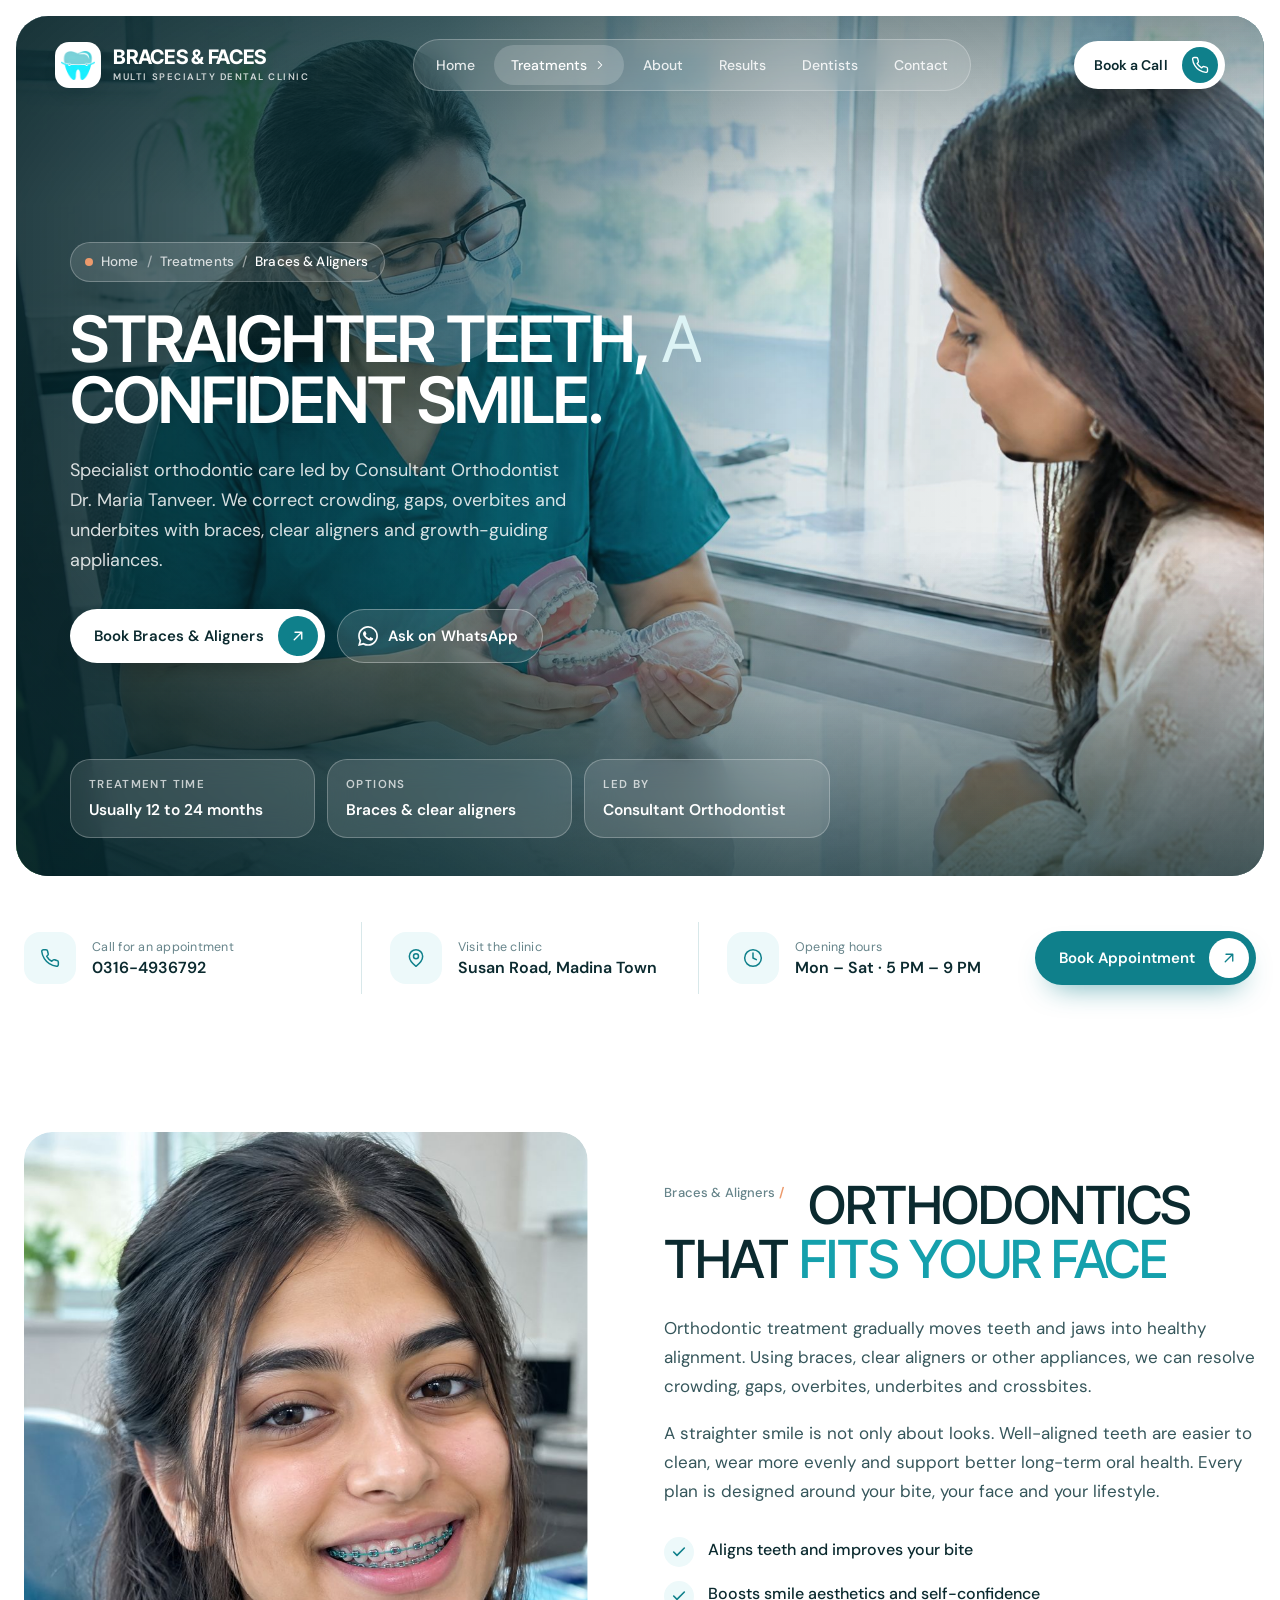
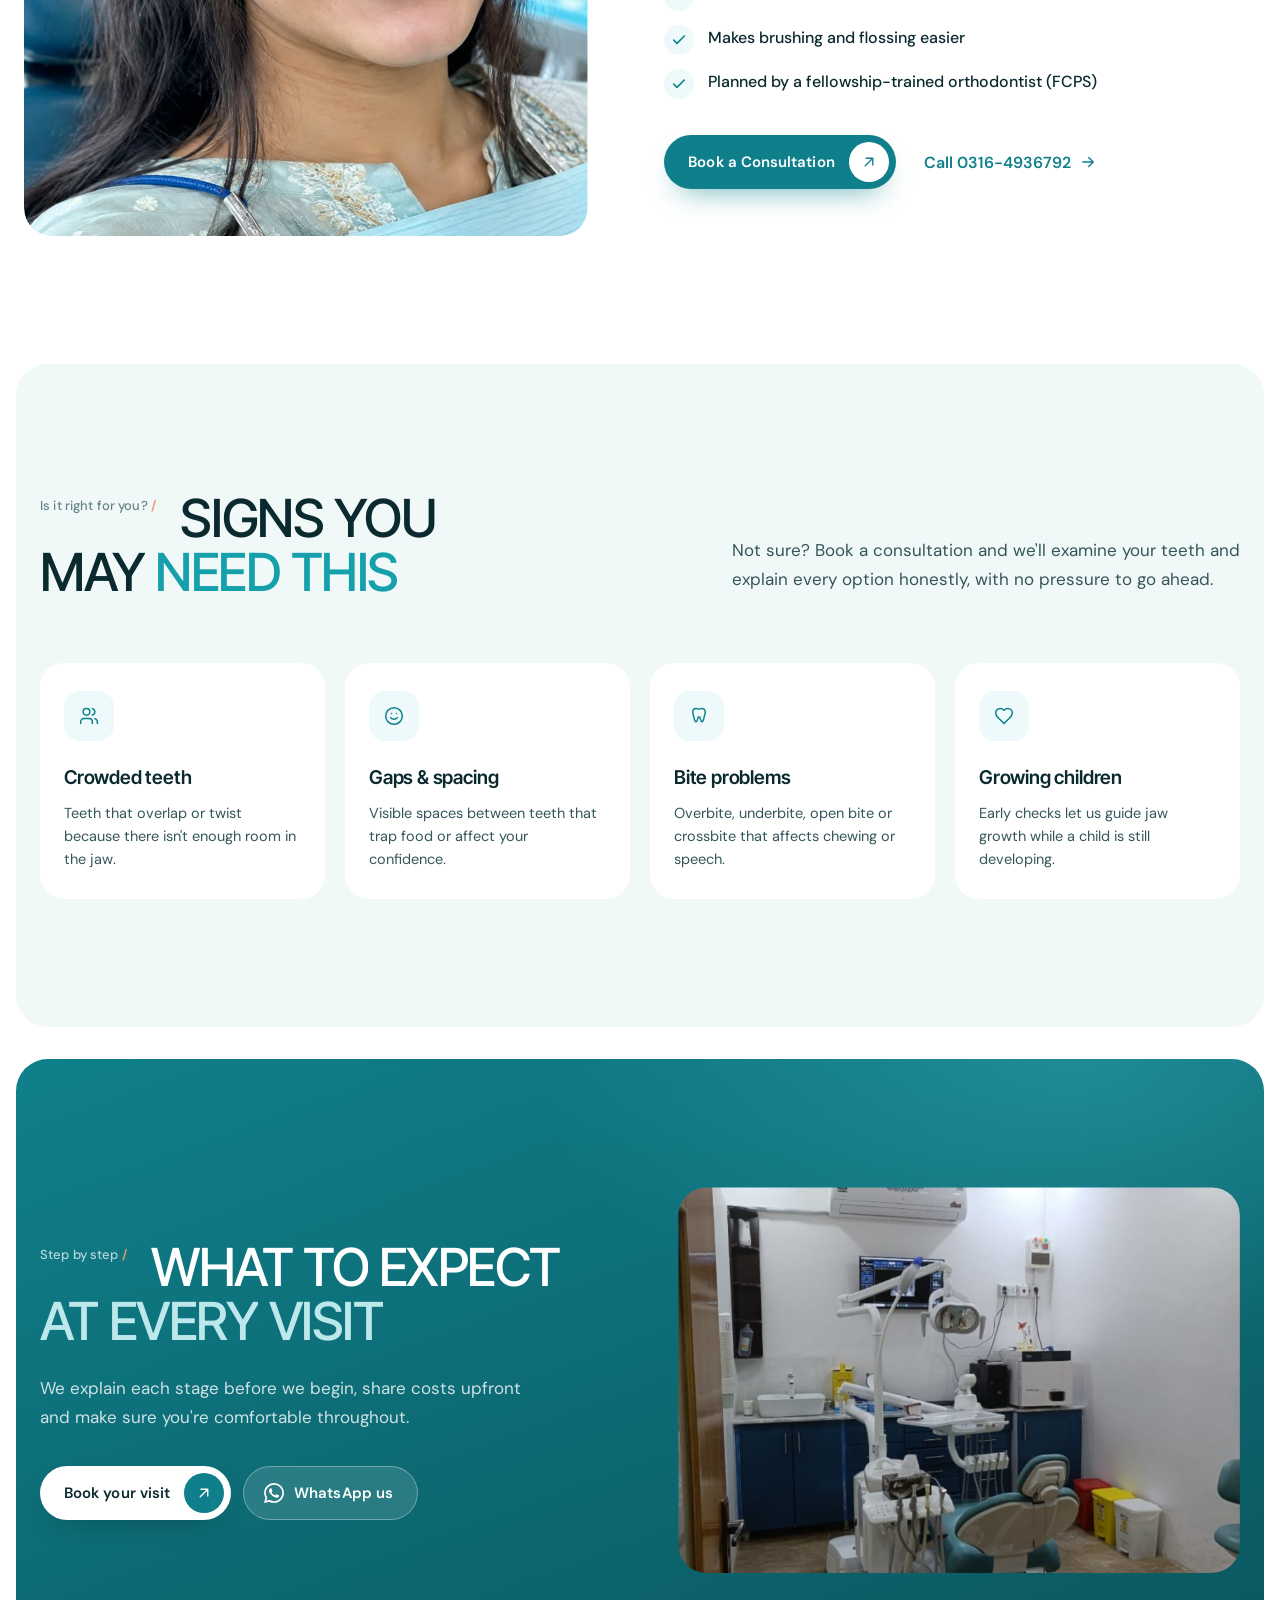
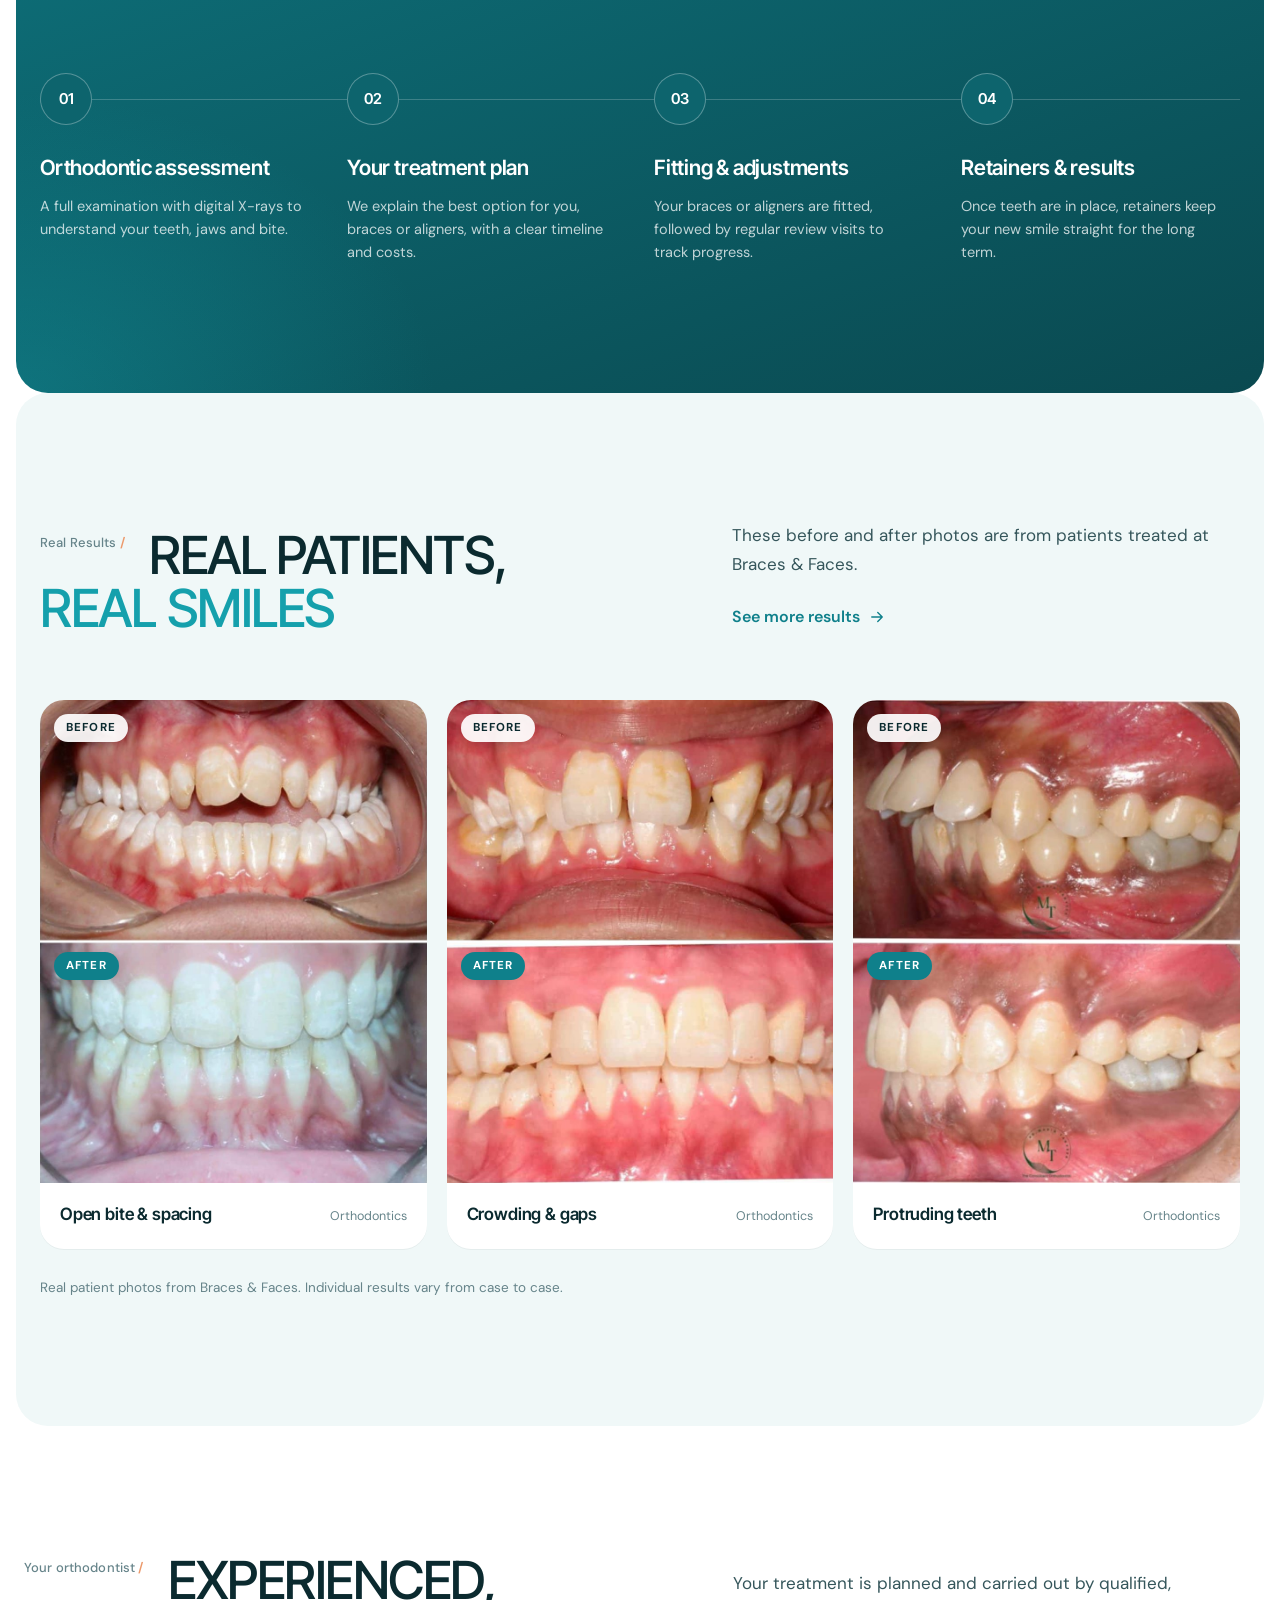
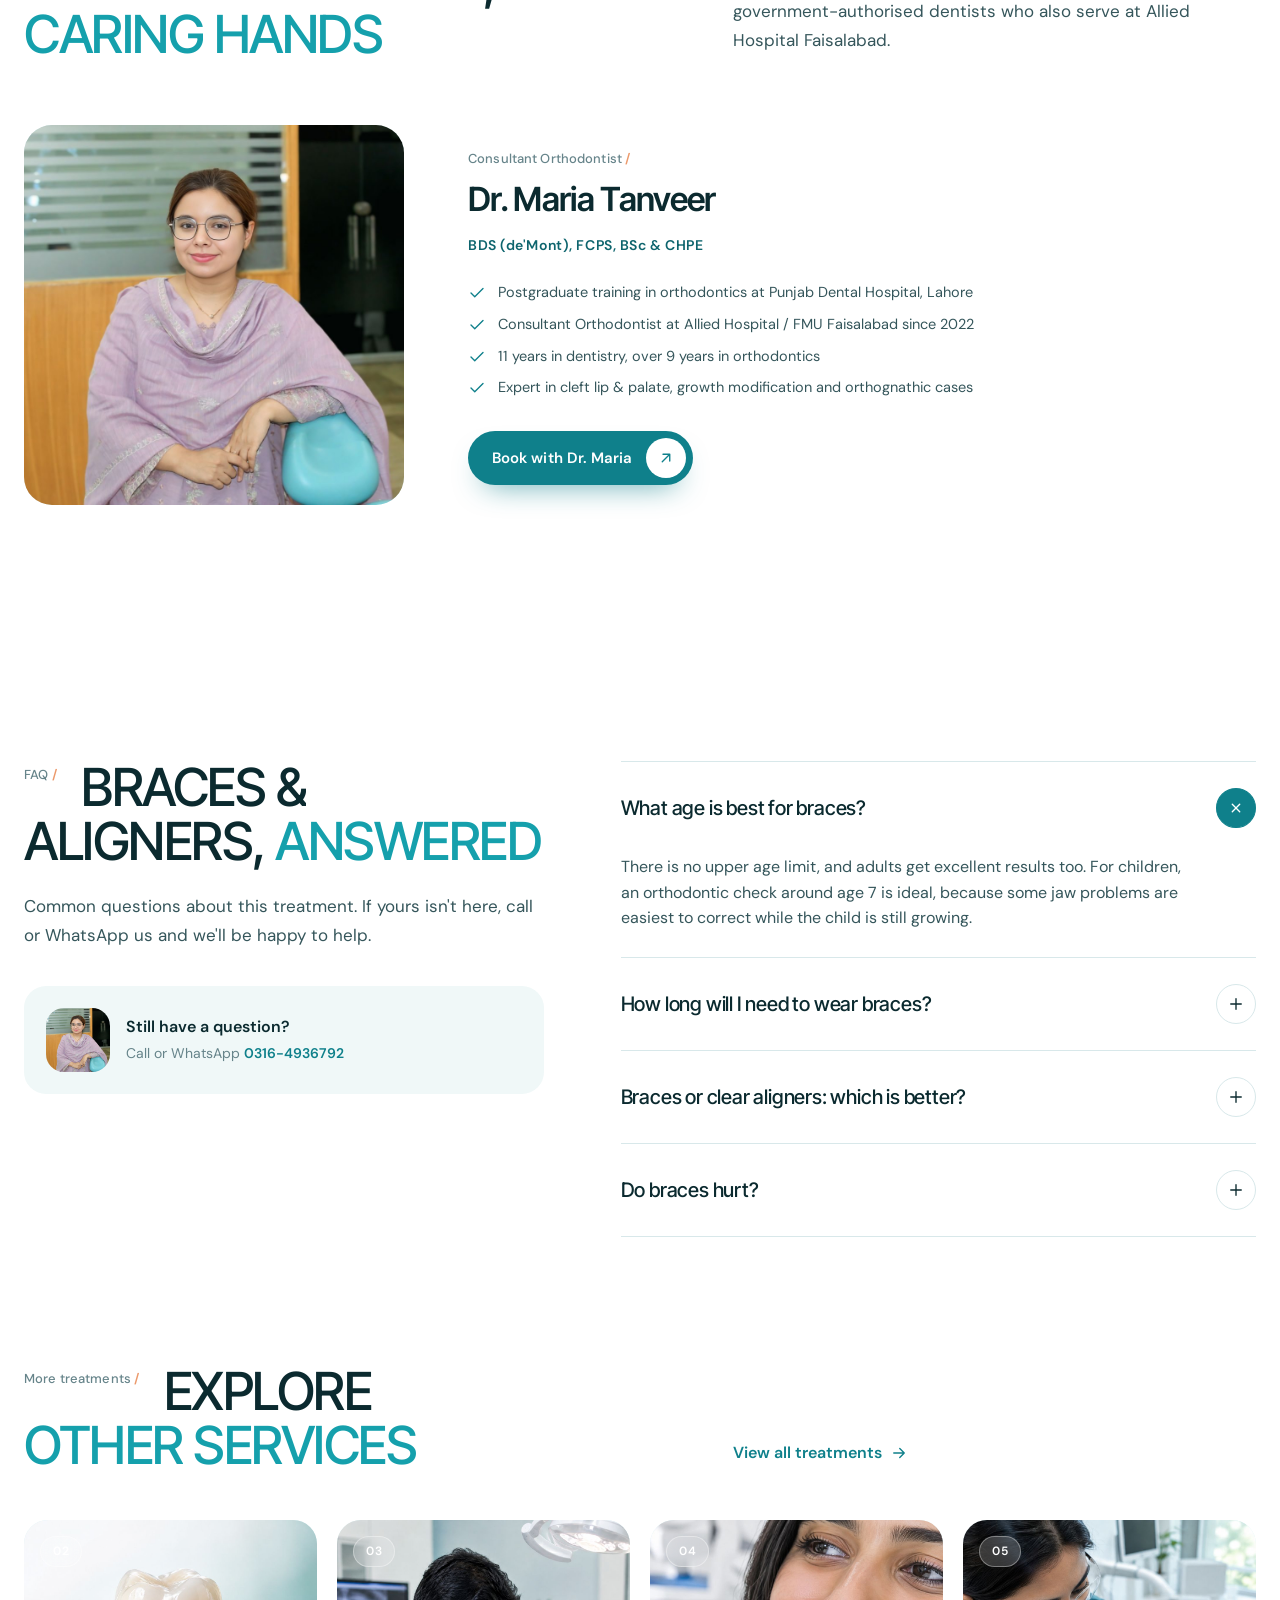
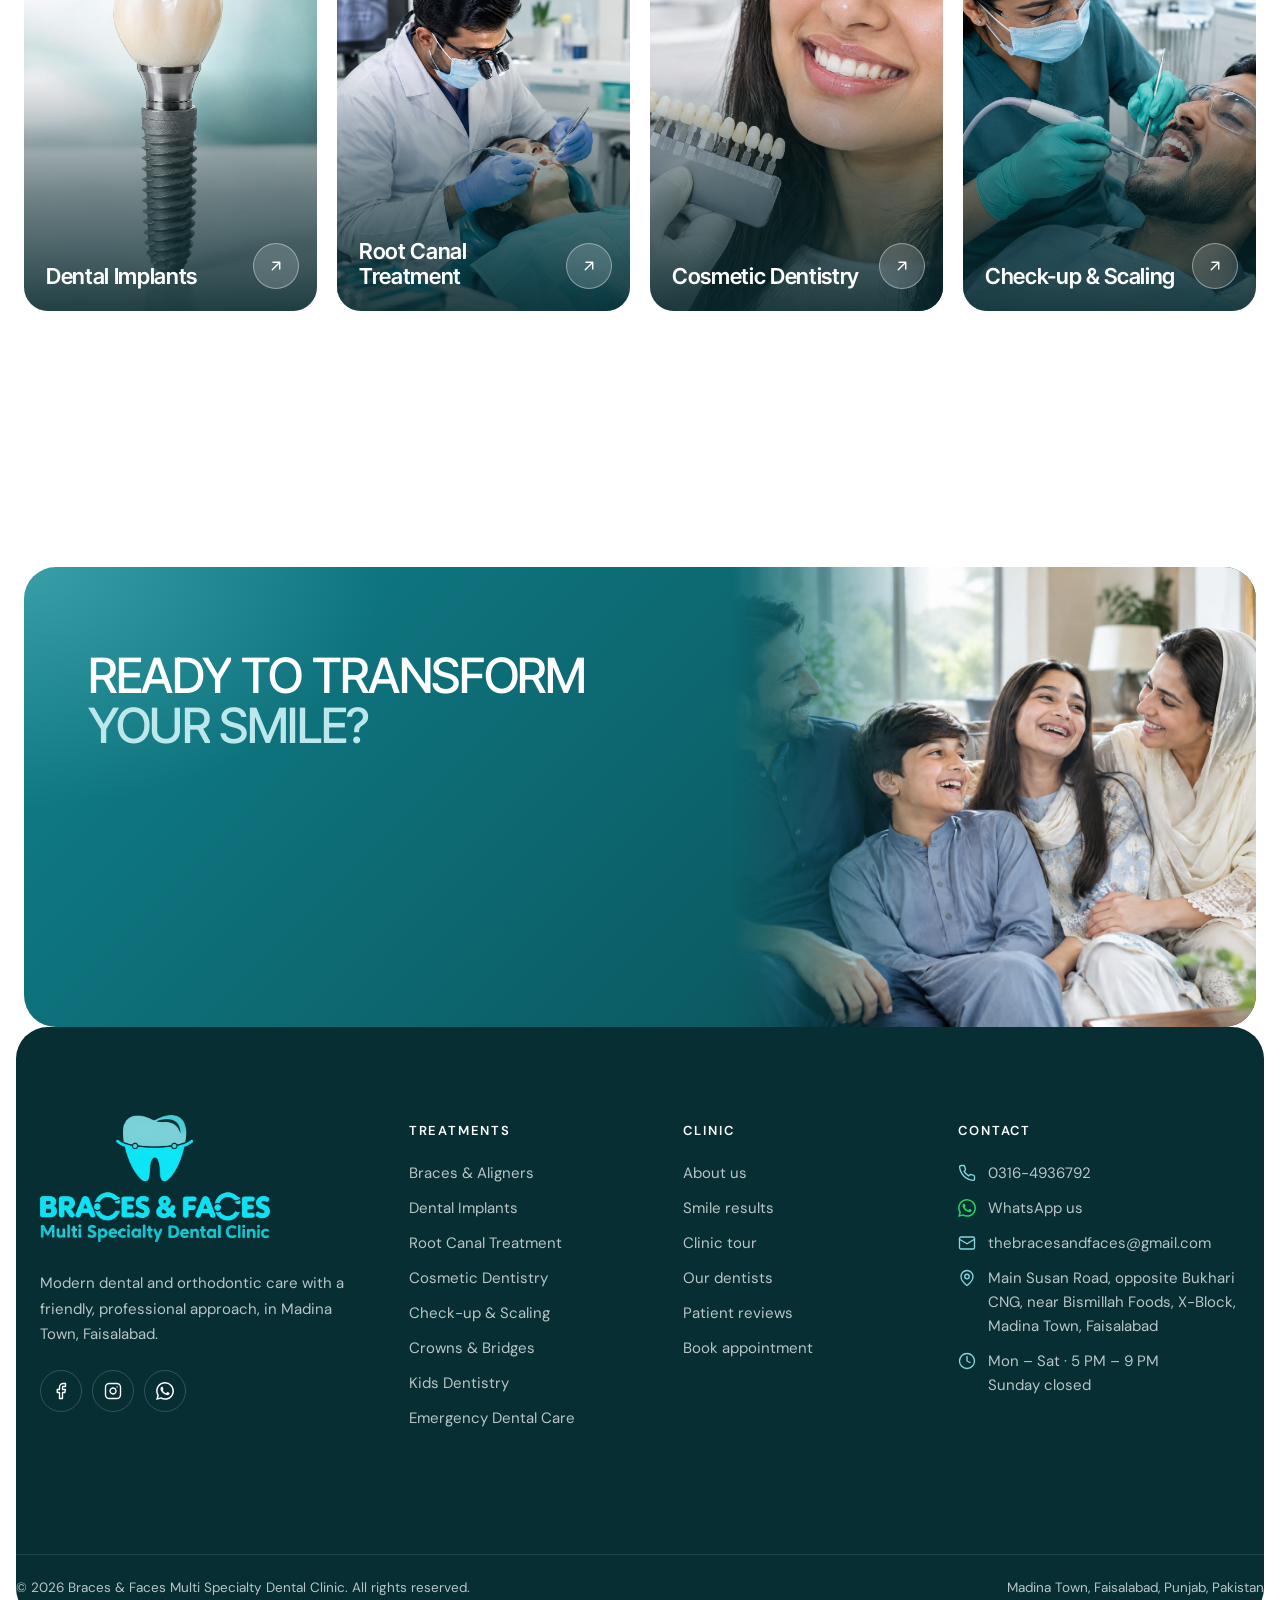
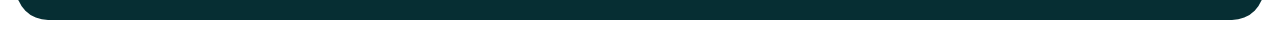
<file: treatments/orthodontics/index.html>
<!doctype html>
<html lang="en">
<head>
  <meta charset="utf-8">
  <meta name="viewport" content="width=device-width, initial-scale=1">
  <title>Braces &amp; Orthodontics in Faisalabad | Braces &amp; Faces</title>
  <meta name="description" content="Braces and clear aligners in Faisalabad with consultant orthodontist Dr. Maria Tanveer. Fix crowding, gaps and bite problems. Call 0316-4936792.">
  <meta name="theme-color" content="#0d646d">
  <link rel="canonical" href="https://dental-prototype-3c.vercel.app/treatments/orthodontics/">
  <link rel="icon" type="image/png" sizes="64x64" href="/assets/img/favicon-64.png">
  <link rel="apple-touch-icon" href="/assets/img/apple-touch-icon.png">
  <meta property="og:type" content="website">
  <meta property="og:site_name" content="Braces &amp; Faces Multi Specialty Dental Clinic">
  <meta property="og:title" content="Braces &amp; Orthodontics in Faisalabad | Braces &amp; Faces">
  <meta property="og:description" content="Braces and clear aligners in Faisalabad with consultant orthodontist Dr. Maria Tanveer. Fix crowding, gaps and bite problems. Call 0316-4936792.">
  <meta property="og:url" content="https://dental-prototype-3c.vercel.app/treatments/orthodontics/">
  <meta property="og:image" content="https://dental-prototype-3c.vercel.app/assets/img/w-ortho.jpg">
  <meta name="twitter:card" content="summary_large_image">
  <link rel="preconnect" href="https://fonts.googleapis.com">
  <link rel="preconnect" href="https://fonts.gstatic.com" crossorigin>
  <link href="https://fonts.googleapis.com/css2?family=DM+Sans:opsz,wght@9..40,400;9..40,500;9..40,600;9..40,700&family=Inter+Tight:wght@400;500;600;700&display=swap" rel="stylesheet">
  <link rel="stylesheet" href="/assets/css/style.css?v=9360ea0b">
  <script>document.documentElement.classList.add('js');</script>
  <script type="application/ld+json">{"@context": "https://schema.org", "@type": "BreadcrumbList", "itemListElement": [{"@type": "ListItem", "position": 1, "name": "Home", "item": "https://dental-prototype-3c.vercel.app/"}, {"@type": "ListItem", "position": 2, "name": "Treatments", "item": "https://dental-prototype-3c.vercel.app/#treatments"}, {"@type": "ListItem", "position": 3, "name": "Braces & Orthodontics", "item": "https://dental-prototype-3c.vercel.app/treatments/orthodontics/"}]}</script>
</head>
<body data-page="treatment">

<svg width="0" height="0" style="position:absolute" aria-hidden="true" focusable="false">
  <symbol id="i-arrow" viewBox="0 0 24 24"><path d="M7 17L17 7M8 7h9v9"/></symbol>
  <symbol id="i-arrow-r" viewBox="0 0 24 24"><path d="M5 12h14M13 6l6 6-6 6"/></symbol>
  <symbol id="i-chev-l" viewBox="0 0 24 24"><path d="M15 18l-6-6 6-6"/></symbol>
  <symbol id="i-chev-r" viewBox="0 0 24 24"><path d="M9 18l6-6-6-6"/></symbol>
  <symbol id="i-phone" viewBox="0 0 24 24"><path d="M22 16.92v3a2 2 0 0 1-2.18 2 19.79 19.79 0 0 1-8.63-3.07 19.5 19.5 0 0 1-6-6 19.79 19.79 0 0 1-3.07-8.67A2 2 0 0 1 4.11 2h3a2 2 0 0 1 2 1.72c.13.96.36 1.9.7 2.81a2 2 0 0 1-.45 2.11L8.09 9.91a16 16 0 0 0 6 6l1.27-1.27a2 2 0 0 1 2.11-.45c.91.34 1.85.57 2.81.7A2 2 0 0 1 22 16.92z"/></symbol>
  <symbol id="i-pin" viewBox="0 0 24 24"><path d="M20 10c0 6-8 12-8 12s-8-6-8-12a8 8 0 0 1 16 0Z"/><circle cx="12" cy="10" r="3"/></symbol>
  <symbol id="i-clock" viewBox="0 0 24 24"><circle cx="12" cy="12" r="10"/><path d="M12 6v6l4 2"/></symbol>
  <symbol id="i-star" viewBox="0 0 24 24"><path d="M12 2.5l2.94 5.96 6.56.95-4.75 4.63 1.12 6.54L12 17.5l-5.87 3.08 1.12-6.54L2.5 9.41l6.56-.95L12 2.5z"/></symbol>
  <symbol id="i-check" viewBox="0 0 24 24"><path d="M20 6L9 17l-5-5"/></symbol>
  <symbol id="i-shield" viewBox="0 0 24 24"><path d="M12 22s8-4 8-10V5l-8-3-8 3v7c0 6 8 10 8 10z"/><path d="M9 12l2 2 4-4"/></symbol>
  <symbol id="i-scan" viewBox="0 0 24 24"><path d="M3 7V5a2 2 0 0 1 2-2h2M17 3h2a2 2 0 0 1 2 2v2M21 17v2a2 2 0 0 1-2 2h-2M7 21H5a2 2 0 0 1-2-2v-2M7 12h10"/></symbol>
  <symbol id="i-heart" viewBox="0 0 24 24"><path d="M19 14c1.49-1.46 3-3.21 3-5.5A5.5 5.5 0 0 0 16.5 3c-1.76 0-3 .5-4.5 2-1.5-1.5-2.74-2-4.5-2A5.5 5.5 0 0 0 2 8.5c0 2.3 1.5 4.05 3 5.5l7 7Z"/></symbol>
  <symbol id="i-users" viewBox="0 0 24 24"><path d="M16 21v-2a4 4 0 0 0-4-4H6a4 4 0 0 0-4 4v2"/><circle cx="9" cy="7" r="4"/><path d="M22 21v-2a4 4 0 0 0-3-3.87M16 3.13a4 4 0 0 1 0 7.75"/></symbol>
  <symbol id="i-calendar" viewBox="0 0 24 24"><rect x="3" y="4" width="18" height="18" rx="2"/><path d="M16 2v4M8 2v4M3 10h18"/></symbol>
  <symbol id="i-plus" viewBox="0 0 24 24"><path d="M12 5v14M5 12h14"/></symbol>
  <symbol id="i-menu" viewBox="0 0 24 24"><path d="M4 8h16M4 16h11"/></symbol>
  <symbol id="i-close" viewBox="0 0 24 24"><path d="M6 6l12 12M18 6L6 18"/></symbol>
  <symbol id="i-spark" viewBox="0 0 24 24"><path d="M12 2c.75 6.1 3.9 9.25 10 10-6.1.75-9.25 3.9-10 10-.75-6.1-3.9-9.25-10-10 6.1-.75 9.25-3.9 10-10z"/></symbol>
  <symbol id="i-quote" viewBox="0 0 24 24"><path d="M10 7H6a3 3 0 0 0-3 3v4h5v5H3M21 7h-4a3 3 0 0 0-3 3v4h5v5h-5" fill="none"/></symbol>
  <symbol id="i-tooth" viewBox="0 0 24 24"><path d="M8.5 3C6 3 4.5 4.8 4.5 7.6c0 2.4 1 4 1.5 6.4.5 2.6 1 4.9 2.4 4.9 1.5 0 1.7-2.4 2.2-4.2.3-1.2.8-1.7 1.4-1.7s1.1.5 1.4 1.7c.5 1.8.7 4.2 2.2 4.2 1.4 0 1.9-2.3 2.4-4.9.5-2.4 1.5-4 1.5-6.4C19.5 4.8 18 3 15.5 3c-1.7 0-2.5.8-3.5.8S10.2 3 8.5 3Z"/></symbol>
  <symbol id="i-smile" viewBox="0 0 24 24"><circle cx="12" cy="12" r="10"/><path d="M8 14s1.5 2 4 2 4-2 4-2M9 9h.01M15 9h.01"/></symbol>
  <symbol id="i-alert" viewBox="0 0 24 24"><path d="M10.29 3.86L1.82 18a2 2 0 0 0 1.71 3h16.94a2 2 0 0 0 1.71-3L13.71 3.86a2 2 0 0 0-3.42 0z"/><path d="M12 9v4M12 17h.01"/></symbol>
  <symbol id="i-mail" viewBox="0 0 24 24"><rect x="2" y="4" width="20" height="16" rx="2"/><path d="M22 7l-10 6L2 7"/></symbol>
  <symbol id="i-fb" viewBox="0 0 24 24"><path d="M18 2h-3a5 5 0 0 0-5 5v3H7v4h3v8h4v-8h3l1-4h-4V7a1 1 0 0 1 1-1h3z"/></symbol>
  <symbol id="i-ig" viewBox="0 0 24 24"><rect x="2" y="2" width="20" height="20" rx="5"/><path d="M16 11.37A4 4 0 1 1 12.63 8 4 4 0 0 1 16 11.37zM17.5 6.5h.01"/></symbol>
  <symbol id="i-wa" viewBox="0 0 24 24"><path d="M17.47 14.38c-.3-.15-1.76-.87-2.03-.97-.27-.1-.47-.15-.67.15-.2.3-.77.97-.94 1.16-.17.2-.35.22-.64.07-.3-.15-1.26-.46-2.39-1.47-.88-.79-1.48-1.76-1.65-2.06-.17-.3-.02-.46.13-.6.13-.14.3-.35.45-.52.15-.17.2-.3.3-.5.1-.2.05-.37-.03-.52-.07-.15-.67-1.61-.92-2.2-.24-.58-.49-.5-.67-.51h-.57c-.2 0-.52.07-.79.37-.27.3-1.04 1.02-1.04 2.48 0 1.46 1.07 2.88 1.21 3.07.15.2 2.1 3.2 5.08 4.49.71.31 1.26.49 1.7.63.71.22 1.36.19 1.87.12.57-.09 1.76-.72 2-1.41.25-.7.25-1.29.17-1.41-.07-.12-.27-.2-.57-.35zM12.05 21.8h-.01a9.87 9.87 0 0 1-5.03-1.38l-.36-.21-3.74.98 1-3.65-.24-.37a9.86 9.86 0 0 1-1.51-5.26c0-5.45 4.44-9.88 9.89-9.88 2.64 0 5.12 1.03 6.99 2.9a9.83 9.83 0 0 1 2.89 6.99c0 5.45-4.43 9.88-9.88 9.88zm8.41-18.3A11.82 11.82 0 0 0 12.05 0C5.5 0 .16 5.34.16 11.89c0 2.1.55 4.14 1.59 5.95L.06 24l6.3-1.65a11.88 11.88 0 0 0 5.68 1.45h.01c6.55 0 11.89-5.34 11.89-11.89 0-3.18-1.24-6.16-3.48-8.41z"/></symbol>
</svg>

<!-- ============ NAV ============ -->
<div class="nav" id="nav">
  <div class="nav-inner">
    <a href="/" class="brand" aria-label="Braces &amp; Faces Multi Specialty Dental Clinic, home">
      <img class="brand-mark" src="/assets/img/logo-mark.png" alt="" width="46" height="46">
      <span class="brand-text"><span class="brand-name">Braces &amp; Faces</span><span class="brand-sub">Multi Specialty Dental Clinic</span></span>
    </a>
    <nav class="nav-links" aria-label="Primary">
      <a href="/#home">Home</a>
      <div class="nav-dd">
        <a href="/#treatments" class="active">Treatments <svg class="ico"><use href="#i-chev-r"/></svg></a>
        <div class="dd-panel">
          <a href="/treatments/orthodontics/"><img src="/assets/img/t-ortho.jpg" alt="" loading="lazy"><span><strong>Braces &amp; Aligners</strong><small>Braces, aligners, bite correction</small></span></a>
          <a href="/treatments/dental-implants/"><img src="/assets/img/t-implants.jpg" alt="" loading="lazy"><span><strong>Dental Implants</strong><small>Permanent tooth replacement</small></span></a>
          <a href="/treatments/root-canal-treatment/"><img src="/assets/img/t-rootcanal.jpg" alt="" loading="lazy"><span><strong>Root Canal Treatment</strong><small>Relieve pain, save the tooth</small></span></a>
          <a href="/treatments/cosmetic-dentistry/"><img src="/assets/img/t-cosmetic.jpg" alt="" loading="lazy"><span><strong>Cosmetic Dentistry</strong><small>Whitening, veneers, bonding</small></span></a>
          <a href="/treatments/checkup-and-cleaning/"><img src="/assets/img/t-checkup.jpg" alt="" loading="lazy"><span><strong>Check-up &amp; Scaling</strong><small>Exams, scaling &amp; polishing</small></span></a>
          <a href="/treatments/crowns-and-bridges/"><img src="/assets/img/t-crowns.jpg" alt="" loading="lazy"><span><strong>Crowns &amp; Bridges</strong><small>Restore strength and shape</small></span></a>
          <a href="/treatments/kids-dentistry/"><img src="/assets/img/t-kids.jpg" alt="" loading="lazy"><span><strong>Kids Dentistry</strong><small>Gentle care for growing smiles</small></span></a>
          <a href="/treatments/emergency-dental-care/"><img src="/assets/img/t-emergency.jpg" alt="" loading="lazy"><span><strong>Emergency Dental Care</strong><small>Toothache, broken teeth, swelling</small></span></a>
          <a class="dd-all" href="/#treatments">View all treatments</a>
        </div>
      </div>
      <a href="/#about">About</a>
      <a href="/#gallery">Results</a>
      <a href="/#dentists">Dentists</a>
      <a href="/#contact">Contact</a>
    </nav>
    <a class="btn btn-light nav-cta no-rot" href="tel:+923164936792">Book a Call <span class="ic"><svg class="ico"><use href="#i-phone"/></svg></span></a>
    <button class="burger" id="burger" aria-label="Open menu"><svg class="ico"><use href="#i-menu"/></svg></button>
  </div>
</div>

<!-- Mobile menu -->
<div class="mmenu" id="mmenu" aria-hidden="true">
  <div class="mmenu-top">
    <a href="/" class="brand" aria-label="Braces &amp; Faces Multi Specialty Dental Clinic, home" data-close>
      <img class="brand-mark" src="/assets/img/logo-mark.png" alt="" width="46" height="46">
      <span class="brand-text"><span class="brand-name">Braces &amp; Faces</span><span class="brand-sub">Multi Specialty Dental Clinic</span></span>
    </a>
    <button class="mmenu-close" data-close aria-label="Close menu"><svg class="ico"><use href="#i-close"/></svg></button>
  </div>
  <nav>
    <a href="/#home" data-close>Home</a>
    <a href="/#treatments" data-close>Treatments</a>
    <div class="m-sub">
      <a href="/treatments/orthodontics/" data-close>Braces &amp; Aligners</a>
      <a href="/treatments/dental-implants/" data-close>Dental Implants</a>
      <a href="/treatments/root-canal-treatment/" data-close>Root Canal Treatment</a>
      <a href="/treatments/cosmetic-dentistry/" data-close>Cosmetic Dentistry</a>
      <a href="/treatments/checkup-and-cleaning/" data-close>Check-up &amp; Scaling</a>
      <a href="/treatments/crowns-and-bridges/" data-close>Crowns &amp; Bridges</a>
      <a href="/treatments/kids-dentistry/" data-close>Kids Dentistry</a>
      <a href="/treatments/emergency-dental-care/" data-close>Emergency Dental Care</a>
    </div>
    <a href="/#about" data-close>About</a>
    <a href="/#gallery" data-close>Results</a>
    <a href="/#dentists" data-close>Dentists</a>
    <a href="/#contact" data-close>Contact</a>
  </nav>
  <div class="mmenu-foot">
    <span>Susan Road, Madina Town, Faisalabad · Mon – Sat · 5 PM – 9 PM</span>
    <a class="btn btn-light no-rot" href="tel:+923164936792">Call 0316-4936792 <span class="ic"><svg class="ico"><use href="#i-phone"/></svg></span></a>
  </div>
</div>

<!-- ============ PAGE HERO ============ -->
<header class="hero page-hero" id="home">
  <div class="hero-slides" id="heroSlides">
    <div class="slide is-active"><img src="/assets/img/w-ortho.jpg" alt="Orthodontist explaining braces and clear aligners to a patient" fetchpriority="high"></div>
  </div>
  <div class="hero-shade"></div>

  <div class="hero-content" id="heroContent">
    <nav class="pill-badge crumbs" aria-label="Breadcrumb" data-reveal="blur" style="--d:150ms"><i class="dot"></i> <a href="/">Home</a><span class="sep">/</span><a href="/#treatments">Treatments</a><span class="sep">/</span><span>Braces &amp; Aligners</span></nav>
    <h1 data-split style="--d:250ms">Straighter teeth, <span class="soft">a</span> confident smile.</h1>
    <p class="hero-text" data-reveal="blur" style="--d:700ms">Specialist orthodontic care led by Consultant Orthodontist Dr. Maria Tanveer. We correct crowding, gaps, overbites and underbites with braces, clear aligners and growth-guiding appliances.</p>
    <div class="hero-actions" data-reveal style="--d:850ms">
      <a class="btn btn-light" href="/?t=orthodontics#contact">Book Braces &amp; Aligners <span class="ic"><svg class="ico"><use href="#i-arrow"/></svg></span></a>
      <a class="btn btn-glass" href="https://wa.me/923164936792?text=Assalam-o-Alaikum%21%20I%27d%20like%20to%20ask%20about%20Braces%20%26%20Orthodontics%20at%20Braces%20%26%20Faces." target="_blank" rel="noopener"><svg class="ico fill"><use href="#i-wa"/></svg> Ask on WhatsApp</a>
    </div>
  </div>

  <div class="hero-bottom">
    <div class="hero-facts" data-reveal style="--d:1000ms">
      <div class="fact"><small>Treatment time</small><strong>Usually 12 to 24 months</strong></div>
      <div class="fact"><small>Options</small><strong>Braces &amp; clear aligners</strong></div>
      <div class="fact"><small>Led by</small><strong>Consultant Orthodontist</strong></div>
    </div>
  </div>
</header>

<!-- ============ QUICK INFO ============ -->
<section class="quick" aria-label="Clinic contact details">
  <div class="container quick-grid">
    <a class="q-item" href="tel:+923164936792" data-reveal>
      <span class="q-ic"><svg class="ico"><use href="#i-phone"/></svg></span>
      <span><small>Call for an appointment</small><strong>0316-4936792</strong></span>
    </a>
    <a class="q-item" href="https://maps.app.goo.gl/7f4cEsK4gpgcAALK6" target="_blank" rel="noopener" data-reveal style="--d:100ms">
      <span class="q-ic"><svg class="ico"><use href="#i-pin"/></svg></span>
      <span><small>Visit the clinic</small><strong>Susan Road, Madina Town</strong></span>
    </a>
    <div class="q-item" data-reveal style="--d:200ms">
      <span class="q-ic"><svg class="ico"><use href="#i-clock"/></svg></span>
      <span><small>Opening hours</small><strong>Mon – Sat · 5 PM – 9 PM</strong></span>
    </div>
    <a class="btn btn-primary" href="/#contact" data-reveal style="--d:300ms">Book Appointment <span class="ic"><svg class="ico"><use href="#i-arrow"/></svg></span></a>
  </div>
</section>

<!-- ============ OVERVIEW ============ -->
<section class="section" id="overview">
  <div class="container ov-grid">
    <figure class="media ov-img" data-reveal="img">
      <div class="px" data-parallax="0.08"><img src="/assets/img/t-ortho.jpg" alt="Smiling teenage girl with metal braces at the clinic" loading="lazy"></div>
    </figure>
    <div class="ov-copy">
      <h2 class="h2" data-split><span class="eyebrow">Braces &amp; Aligners <b>/</b></span> Orthodontics that <em>fits your face</em></h2>
        <p class="lead" data-reveal="blur">Orthodontic treatment gradually moves teeth and jaws into healthy alignment. Using braces, clear aligners or other appliances, we can resolve crowding, gaps, overbites, underbites and crossbites.</p>
        <p class="lead" data-reveal="blur">A straighter smile is not only about looks. Well-aligned teeth are easier to clean, wear more evenly and support better long-term oral health. Every plan is designed around your bite, your face and your lifestyle.</p>
      <ul class="checks" data-reveal>
          <li><span class="ck"><svg class="ico"><use href="#i-check"/></svg></span>Aligns teeth and improves your bite</li>
          <li><span class="ck"><svg class="ico"><use href="#i-check"/></svg></span>Boosts smile aesthetics and self-confidence</li>
          <li><span class="ck"><svg class="ico"><use href="#i-check"/></svg></span>Makes brushing and flossing easier</li>
          <li><span class="ck"><svg class="ico"><use href="#i-check"/></svg></span>Planned by a fellowship-trained orthodontist (FCPS)</li>
      </ul>
      <div class="about-actions" data-reveal>
        <a class="btn btn-primary" href="/?t=orthodontics#contact">Book a Consultation <span class="ic"><svg class="ico"><use href="#i-arrow"/></svg></span></a>
        <a class="link-arrow" href="tel:+923164936792">Call 0316-4936792 <svg class="ico"><use href="#i-arrow-r"/></svg></a>
      </div>
    </div>
  </div>
</section>

<!-- ============ IS IT FOR YOU ============ -->
<section class="section signs" id="signs">
  <div class="container">
    <div class="sec-head">
      <h2 class="h2" data-split><span class="eyebrow">Is it right for you? <b>/</b></span> Signs you may <em>need this</em></h2>
      <div class="sec-head-side">
        <p class="lead" data-reveal="blur">Not sure? Book a consultation and we'll examine your teeth and explain every option honestly, with no pressure to go ahead.</p>
      </div>
    </div>
    <div class="sign-grid">
      <div class="sign" data-reveal style="--d:0ms">
        <span class="f-ic"><svg class="ico"><use href="#i-users"/></svg></span>
        <h3>Crowded teeth</h3>
        <p>Teeth that overlap or twist because there isn't enough room in the jaw.</p>
      </div>
      <div class="sign" data-reveal style="--d:100ms">
        <span class="f-ic"><svg class="ico"><use href="#i-smile"/></svg></span>
        <h3>Gaps &amp; spacing</h3>
        <p>Visible spaces between teeth that trap food or affect your confidence.</p>
      </div>
      <div class="sign" data-reveal style="--d:200ms">
        <span class="f-ic"><svg class="ico"><use href="#i-tooth"/></svg></span>
        <h3>Bite problems</h3>
        <p>Overbite, underbite, open bite or crossbite that affects chewing or speech.</p>
      </div>
      <div class="sign" data-reveal style="--d:300ms">
        <span class="f-ic"><svg class="ico"><use href="#i-heart"/></svg></span>
        <h3>Growing children</h3>
        <p>Early checks let us guide jaw growth while a child is still developing.</p>
      </div>
    </div>
  </div>
</section>

<!-- ============ PROCESS ============ -->
<section class="section process" id="process" style="margin-top: clamp(20px, 3vw, 32px);">
  <div class="container">
    <div class="process-head">
      <div>
        <h2 class="h2" data-split><span class="eyebrow">Step by step <b>/</b></span> What to expect <em>at every visit</em></h2>
        <p class="lead" data-reveal="blur">We explain each stage before we begin, share costs upfront and make sure you're comfortable throughout.</p>
        <div class="process-actions" data-reveal>
          <a class="btn btn-light" href="/?t=orthodontics#contact">Book your visit <span class="ic"><svg class="ico"><use href="#i-arrow"/></svg></span></a>
          <a class="btn btn-glass" href="https://wa.me/923164936792?text=Assalam-o-Alaikum%21%20I%27d%20like%20to%20ask%20about%20Braces%20%26%20Orthodontics%20at%20Braces%20%26%20Faces." target="_blank" rel="noopener"><svg class="ico fill"><use href="#i-wa"/></svg> WhatsApp us</a>
        </div>
      </div>
      <figure class="media process-img" data-reveal="img">
        <div class="px" data-parallax="0.08"><img src="/assets/img/clinic-room.jpg" alt="Treatment room at Braces &amp; Faces dental clinic" loading="lazy"></div>
      </figure>
    </div>

    <div class="steps" id="steps">
      <div class="steps-line"><i id="stepsFill"></i></div>
      <div class="step" data-reveal><div class="step-num">01</div><h3>Orthodontic assessment</h3><p>A full examination with digital X-rays to understand your teeth, jaws and bite.</p></div>
      <div class="step" data-reveal style="--d:120ms"><div class="step-num">02</div><h3>Your treatment plan</h3><p>We explain the best option for you, braces or aligners, with a clear timeline and costs.</p></div>
      <div class="step" data-reveal style="--d:240ms"><div class="step-num">03</div><h3>Fitting &amp; adjustments</h3><p>Your braces or aligners are fitted, followed by regular review visits to track progress.</p></div>
      <div class="step" data-reveal style="--d:360ms"><div class="step-num">04</div><h3>Retainers &amp; results</h3><p>Once teeth are in place, retainers keep your new smile straight for the long term.</p></div>
    </div>
  </div>
</section>

<!-- ============ RESULTS ============ -->
<section class="section gallery-sec" id="results">
  <div class="container">
    <div class="sec-head">
      <h2 class="h2" data-split><span class="eyebrow">Real Results <b>/</b></span> Real patients, <em>real smiles</em></h2>
      <div class="sec-head-side">
        <p class="lead" data-reveal="blur">These before and after photos are from patients treated at Braces &amp; Faces.</p>
        <a class="link-arrow" href="/#gallery" data-reveal>See more results <svg class="ico"><use href="#i-arrow-r"/></svg></a>
      </div>
    </div>
    <div class="ba-grid">
      <figure class="ba-card" data-reveal style="--d:0ms">
        <div class="ba-img"><img src="/assets/img/ba-1.jpg" alt="Before and after: open bite and spacing, real patient at Braces &amp; Faces" loading="lazy"><span class="ba-tag before">Before</span><span class="ba-tag after">After</span></div>
        <figcaption class="ba-cap"><strong>Open bite &amp; spacing</strong><span>Orthodontics</span></figcaption>
      </figure>
      <figure class="ba-card" data-reveal style="--d:100ms">
        <div class="ba-img"><img src="/assets/img/ba-2.jpg" alt="Before and after: crowding and gaps, real patient at Braces &amp; Faces" loading="lazy"><span class="ba-tag before">Before</span><span class="ba-tag after">After</span></div>
        <figcaption class="ba-cap"><strong>Crowding &amp; gaps</strong><span>Orthodontics</span></figcaption>
      </figure>
      <figure class="ba-card" data-reveal style="--d:200ms">
        <div class="ba-img"><img src="/assets/img/ba-6.jpg" alt="Before and after: protruding teeth, real patient at Braces &amp; Faces" loading="lazy"><span class="ba-tag before">Before</span><span class="ba-tag after">After</span></div>
        <figcaption class="ba-cap"><strong>Protruding teeth</strong><span>Orthodontics</span></figcaption>
      </figure>
    </div>
    <p class="ba-note">Real patient photos from Braces &amp; Faces. Individual results vary from case to case.</p>
  </div>
</section>

<!-- ============ DENTIST ============ -->
<section class="section" id="dentist">
  <div class="container">
    <div class="sec-head">
      <h2 class="h2" data-split><span class="eyebrow">Your orthodontist <b>/</b></span> Experienced, <em>caring hands</em></h2>
      <div class="sec-head-side">
        <p class="lead" data-reveal="blur">Your treatment is planned and carried out by qualified, government-authorised dentists who also serve at Allied Hospital Faisalabad.</p>
      </div>
    </div>
    <div class="lead-doc">
      <div class="doc-photo" data-reveal="card"><img src="/assets/img/doc-maria.jpg" alt="Dr. Maria Tanveer" loading="lazy"></div>
      <div data-reveal>
        <span class="eyebrow">Consultant Orthodontist <b>/</b></span>
        <h3>Dr. Maria Tanveer</h3>
        <span class="doc-quals">BDS (de'Mont), FCPS, BSc &amp; CHPE</span>
        <ul class="doc-points">
        <li><svg class="ico"><use href="#i-check"/></svg><span>Postgraduate training in orthodontics at Punjab Dental Hospital, Lahore</span></li>
        <li><svg class="ico"><use href="#i-check"/></svg><span>Consultant Orthodontist at Allied Hospital / FMU Faisalabad since 2022</span></li>
        <li><svg class="ico"><use href="#i-check"/></svg><span>11 years in dentistry, over 9 years in orthodontics</span></li>
        <li><svg class="ico"><use href="#i-check"/></svg><span>Expert in cleft lip &amp; palate, growth modification and orthognathic cases</span></li>
        </ul>
        <a class="btn btn-primary" href="/?t=orthodontics#contact">Book with Dr. Maria <span class="ic"><svg class="ico"><use href="#i-arrow"/></svg></span></a>
      </div>
    </div>
  </div>
</section>

<!-- ============ FAQ ============ -->
<section class="section" id="faq">
  <div class="container faq-grid">
    <div class="faq-aside">
      <h2 class="h2" data-split><span class="eyebrow">FAQ <b>/</b></span> Braces &amp; Aligners, <em>answered</em></h2>
      <p class="lead" data-reveal="blur">Common questions about this treatment. If yours isn't here, call or WhatsApp us and we'll be happy to help.</p>
      <div class="help-card" data-reveal>
        <img src="/assets/img/doc-maria.jpg" alt="">
        <div><strong>Still have a question?</strong><span>Call or WhatsApp <a href="tel:+923164936792">0316-4936792</a></span></div>
      </div>
    </div>
    <div class="acc">
      <div class="acc-item open" data-reveal>
        <button class="acc-q" aria-expanded="true">What age is best for braces? <span class="pm"><svg class="ico"><use href="#i-plus"/></svg></span></button>
        <div class="acc-a"><div><p>There is no upper age limit, and adults get excellent results too. For children, an orthodontic check around age 7 is ideal, because some jaw problems are easiest to correct while the child is still growing.</p></div></div>
      </div>
      <div class="acc-item" data-reveal style="--d:80ms">
        <button class="acc-q" aria-expanded="false">How long will I need to wear braces? <span class="pm"><svg class="ico"><use href="#i-plus"/></svg></span></button>
        <div class="acc-a"><div><p>Most cases take between 12 and 24 months. The exact time depends on how much movement your teeth need, and we give you a realistic estimate at your consultation.</p></div></div>
      </div>
      <div class="acc-item" data-reveal style="--d:160ms">
        <button class="acc-q" aria-expanded="false">Braces or clear aligners: which is better? <span class="pm"><svg class="ico"><use href="#i-plus"/></svg></span></button>
        <div class="acc-a"><div><p>Both work well. Fixed braces handle almost every type of case, while clear aligners are removable and nearly invisible for suitable cases. Dr. Maria will recommend what's right for your bite.</p></div></div>
      </div>
      <div class="acc-item" data-reveal style="--d:240ms">
        <button class="acc-q" aria-expanded="false">Do braces hurt? <span class="pm"><svg class="ico"><use href="#i-plus"/></svg></span></button>
        <div class="acc-a"><div><p>You may feel some pressure or tenderness for a few days after fitting and adjustments. It settles quickly, and soft foods and over-the-counter pain relief help in the meantime.</p></div></div>
      </div>
    </div>
  </div>
</section>

<!-- ============ RELATED ============ -->
<section class="section related" style="padding-top: 0;">
  <div class="container">
    <div class="sec-head">
      <h2 class="h2" data-split><span class="eyebrow">More treatments <b>/</b></span> Explore <em>other services</em></h2>
      <div class="sec-head-side">
        <a class="link-arrow" href="/#treatments" data-reveal>View all treatments <svg class="ico"><use href="#i-arrow-r"/></svg></a>
      </div>
    </div>
    <div class="t-grid">
      <article class="t-card" data-reveal="card">
        <figure class="t-media"><img src="/assets/img/t-implants.jpg" alt="Titanium dental implant with a ceramic crown" loading="lazy"></figure>
        <a class="t-cover" href="/treatments/dental-implants/" aria-label="Dental Implants" tabindex="-1"></a>
        <span class="t-num">02</span>
        <div class="t-body"><h3>Dental Implants</h3><p>Permanent, natural-looking replacements for missing teeth that restore your bite and confidence.</p></div>
        <a class="t-go" href="/treatments/dental-implants/" aria-label="Learn about Dental Implants"><svg class="ico"><use href="#i-arrow"/></svg></a>
      </article>
      <article class="t-card" data-reveal="card" style="--d:90ms">
        <figure class="t-media"><img src="/assets/img/t-rootcanal.jpg" alt="Dentist wearing loupes performing root canal treatment" loading="lazy"></figure>
        <a class="t-cover" href="/treatments/root-canal-treatment/" aria-label="Root Canal Treatment" tabindex="-1"></a>
        <span class="t-num">03</span>
        <div class="t-body"><h3>Root Canal Treatment</h3><p>Comfortable, precise root canal therapy that clears infection and saves your natural tooth.</p></div>
        <a class="t-go" href="/treatments/root-canal-treatment/" aria-label="Learn about Root Canal Treatment"><svg class="ico"><use href="#i-arrow"/></svg></a>
      </article>
      <article class="t-card" data-reveal="card" style="--d:180ms">
        <figure class="t-media"><img src="/assets/img/t-cosmetic.jpg" alt="Dentist matching a tooth shade guide to a patient's smile" loading="lazy"></figure>
        <a class="t-cover" href="/treatments/cosmetic-dentistry/" aria-label="Cosmetic Dentistry" tabindex="-1"></a>
        <span class="t-num">04</span>
        <div class="t-body"><h3>Cosmetic Dentistry</h3><p>Whitening, veneers, bonding and reshaping for a brighter, more balanced smile.</p></div>
        <a class="t-go" href="/treatments/cosmetic-dentistry/" aria-label="Learn about Cosmetic Dentistry"><svg class="ico"><use href="#i-arrow"/></svg></a>
      </article>
      <article class="t-card" data-reveal="card" style="--d:270ms">
        <figure class="t-media"><img src="/assets/img/t-checkup.jpg" alt="Hygienist cleaning a patient's teeth with an ultrasonic scaler" loading="lazy"></figure>
        <a class="t-cover" href="/treatments/checkup-and-cleaning/" aria-label="Check-up &amp; Scaling" tabindex="-1"></a>
        <span class="t-num">05</span>
        <div class="t-body"><h3>Check-up &amp; Scaling</h3><p>Routine examinations plus professional scaling and polishing for healthy gums and fresh breath.</p></div>
        <a class="t-go" href="/treatments/checkup-and-cleaning/" aria-label="Learn about Check-up &amp; Scaling"><svg class="ico"><use href="#i-arrow"/></svg></a>
      </article>
    </div>
  </div>
</section>

<!-- ============ CTA ============ -->
<section class="cta">
  <div class="container">
    <div class="cta-inner" data-reveal="scale">
      <div class="cta-copy">
        <h2 class="h2" data-split>Ready to transform <em>your smile?</em></h2>
        <p data-reveal="blur" style="--d:300ms">Schedule your consultation today. Call or WhatsApp us and we'll find a time that suits you, Monday to Saturday, 5 PM to 9 PM.</p>
        <div class="cta-actions" data-reveal style="--d:450ms">
          <a class="btn btn-light no-rot" href="tel:+923164936792">Call 0316-4936792 <span class="ic"><svg class="ico"><use href="#i-phone"/></svg></span></a>
          <a class="btn btn-glass" href="https://wa.me/923164936792" target="_blank" rel="noopener"><svg class="ico fill"><use href="#i-wa"/></svg> Chat on WhatsApp</a>
        </div>
      </div>
      <figure class="cta-img"><img src="/assets/img/family.jpg" alt="Smiling family with healthy teeth" loading="lazy"></figure>
    </div>
  </div>
</section>

<!-- ============ FOOTER ============ -->
<footer class="footer">
  <div class="container">
    <div class="footer-top">
      <div class="footer-about">
        <a href="/" class="footer-logo" aria-label="Braces &amp; Faces Multi Specialty Dental Clinic, home"><img src="/assets/img/logo-full.png" alt="Braces &amp; Faces Multi Specialty Dental Clinic" width="700" height="387" loading="lazy"></a>
        <p>Modern dental and orthodontic care with a friendly, professional approach, in Madina Town, Faisalabad.</p>
        <div class="socials">
          <a href="https://www.facebook.com/p/Braces-And-Faces-Multi-Speciality-Dental-Clinic-61570548583635/" target="_blank" rel="noopener" aria-label="Facebook"><svg class="ico"><use href="#i-fb"/></svg></a>
          <a href="https://www.instagram.com/braces.and.faces.fsd/" target="_blank" rel="noopener" aria-label="Instagram"><svg class="ico"><use href="#i-ig"/></svg></a>
          <a href="https://wa.me/923164936792" target="_blank" rel="noopener" aria-label="WhatsApp"><svg class="ico fill"><use href="#i-wa"/></svg></a>
        </div>
      </div>
      <div>
        <h4>Treatments</h4>
        <ul>
          <li><a href="/treatments/orthodontics/">Braces &amp; Aligners</a></li>
          <li><a href="/treatments/dental-implants/">Dental Implants</a></li>
          <li><a href="/treatments/root-canal-treatment/">Root Canal Treatment</a></li>
          <li><a href="/treatments/cosmetic-dentistry/">Cosmetic Dentistry</a></li>
          <li><a href="/treatments/checkup-and-cleaning/">Check-up &amp; Scaling</a></li>
          <li><a href="/treatments/crowns-and-bridges/">Crowns &amp; Bridges</a></li>
          <li><a href="/treatments/kids-dentistry/">Kids Dentistry</a></li>
          <li><a href="/treatments/emergency-dental-care/">Emergency Dental Care</a></li>
        </ul>
      </div>
      <div>
        <h4>Clinic</h4>
        <ul>
          <li><a href="/#about">About us</a></li>
          <li><a href="/#gallery">Smile results</a></li>
          <li><a href="/#clinic">Clinic tour</a></li>
          <li><a href="/#dentists">Our dentists</a></li>
          <li><a href="/#reviews">Patient reviews</a></li>
          <li><a href="/#contact">Book appointment</a></li>
        </ul>
      </div>
      <div>
        <h4>Contact</h4>
        <ul class="contact-list">
          <li><svg class="ico"><use href="#i-phone"/></svg><a href="tel:+923164936792">0316-4936792</a></li>
          <li><svg class="ico fill" style="color:#25d366"><use href="#i-wa"/></svg><a href="https://wa.me/923164936792" target="_blank" rel="noopener">WhatsApp us</a></li>
          <li><svg class="ico"><use href="#i-mail"/></svg><a href="mailto:thebracesandfaces@gmail.com">thebracesandfaces@gmail.com</a></li>
          <li><svg class="ico"><use href="#i-pin"/></svg><a href="https://maps.app.goo.gl/7f4cEsK4gpgcAALK6" target="_blank" rel="noopener">Main Susan Road, opposite Bukhari CNG, near Bismillah Foods, X-Block, Madina Town, Faisalabad</a></li>
          <li><svg class="ico"><use href="#i-clock"/></svg><span>Mon – Sat · 5 PM – 9 PM<br>Sunday closed</span></li>
        </ul>
      </div>
    </div>
  </div>
  <div class="footer-word" id="footerWord" aria-hidden="true">Braces &amp; Faces</div>
  <div class="container footer-bottom">
    <span>© <span id="year">2026</span> Braces &amp; Faces Multi Specialty Dental Clinic. All rights reserved.</span>
    <span>Madina Town, Faisalabad, Punjab, Pakistan</span>
  </div>
</footer>

<a class="wa-float" id="waFloat" href="https://wa.me/923164936792" target="_blank" rel="noopener" aria-label="Chat with us on WhatsApp">
  <span class="tip">Chat with us</span>
  <svg class="ico fill"><use href="#i-wa"/></svg>
</a>

<script src="/assets/js/main.js?v=f1e44407"></script>
</body>
</html>
</file>
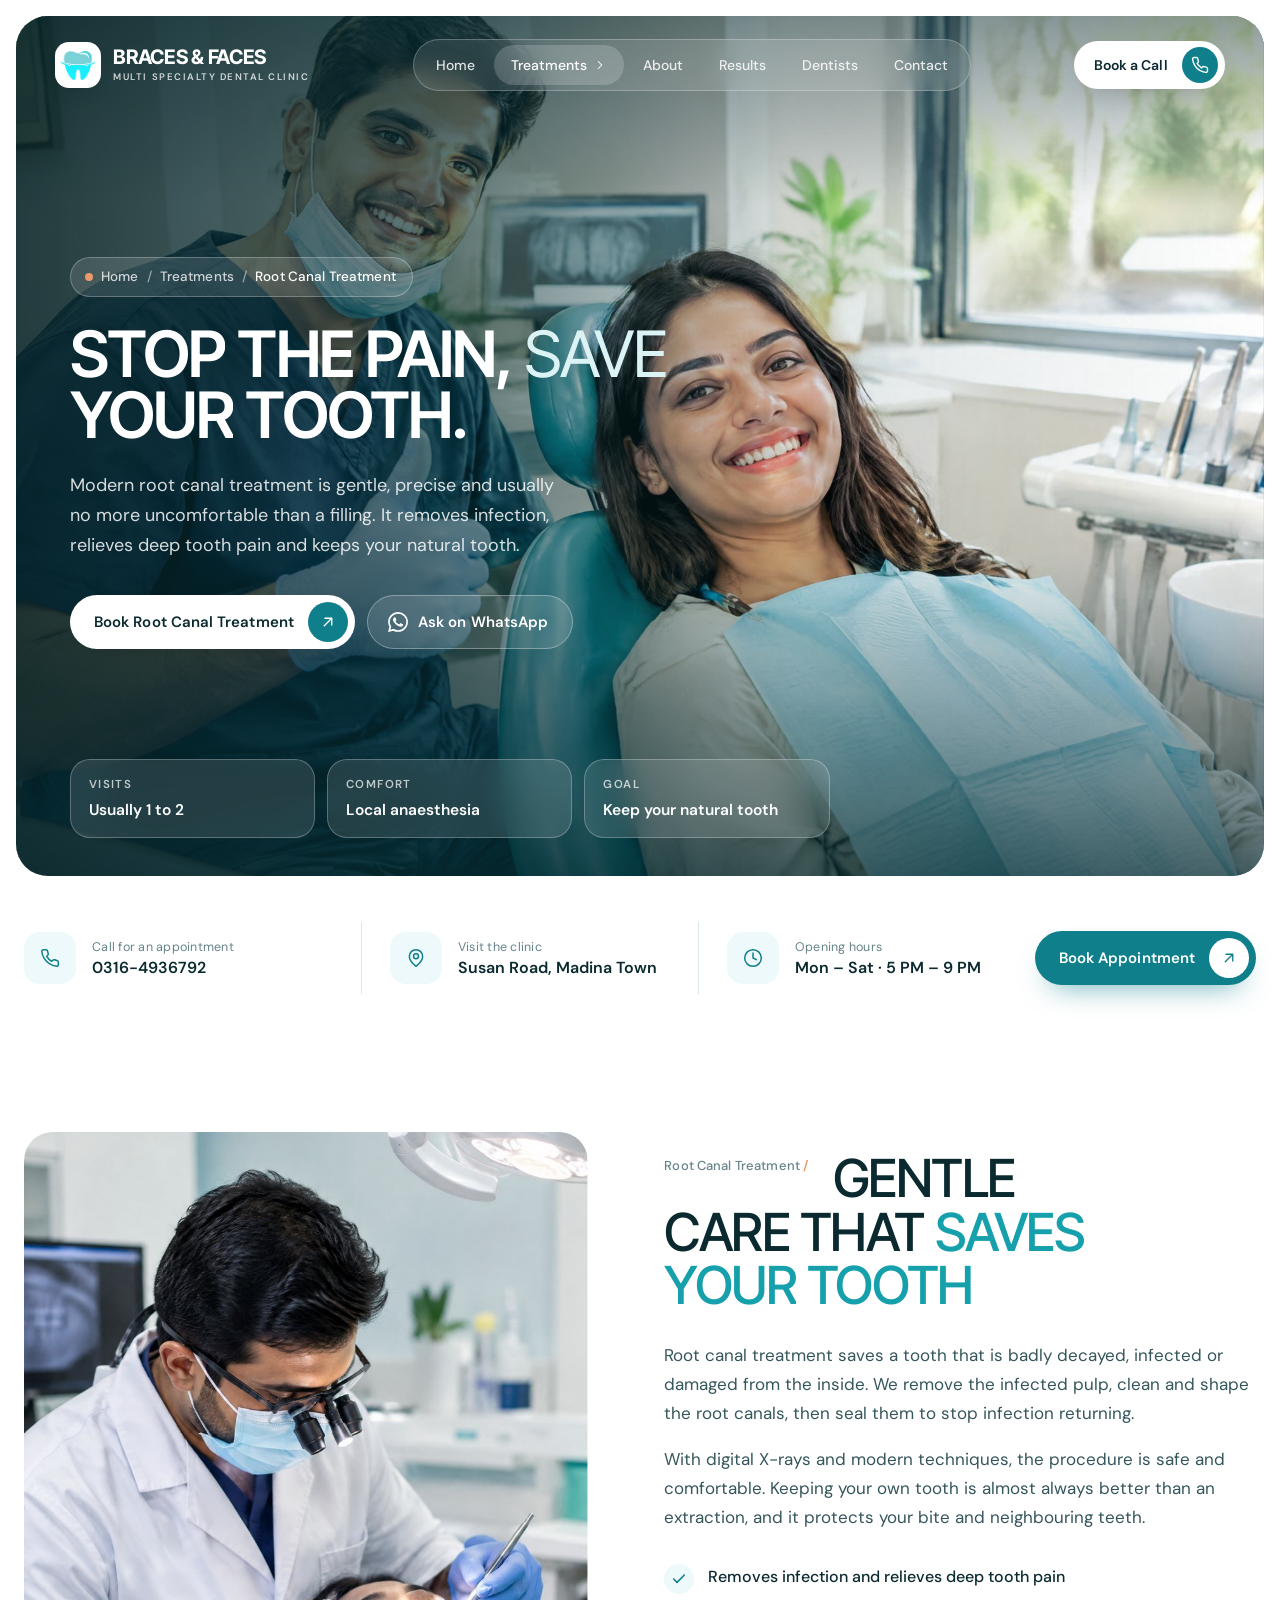
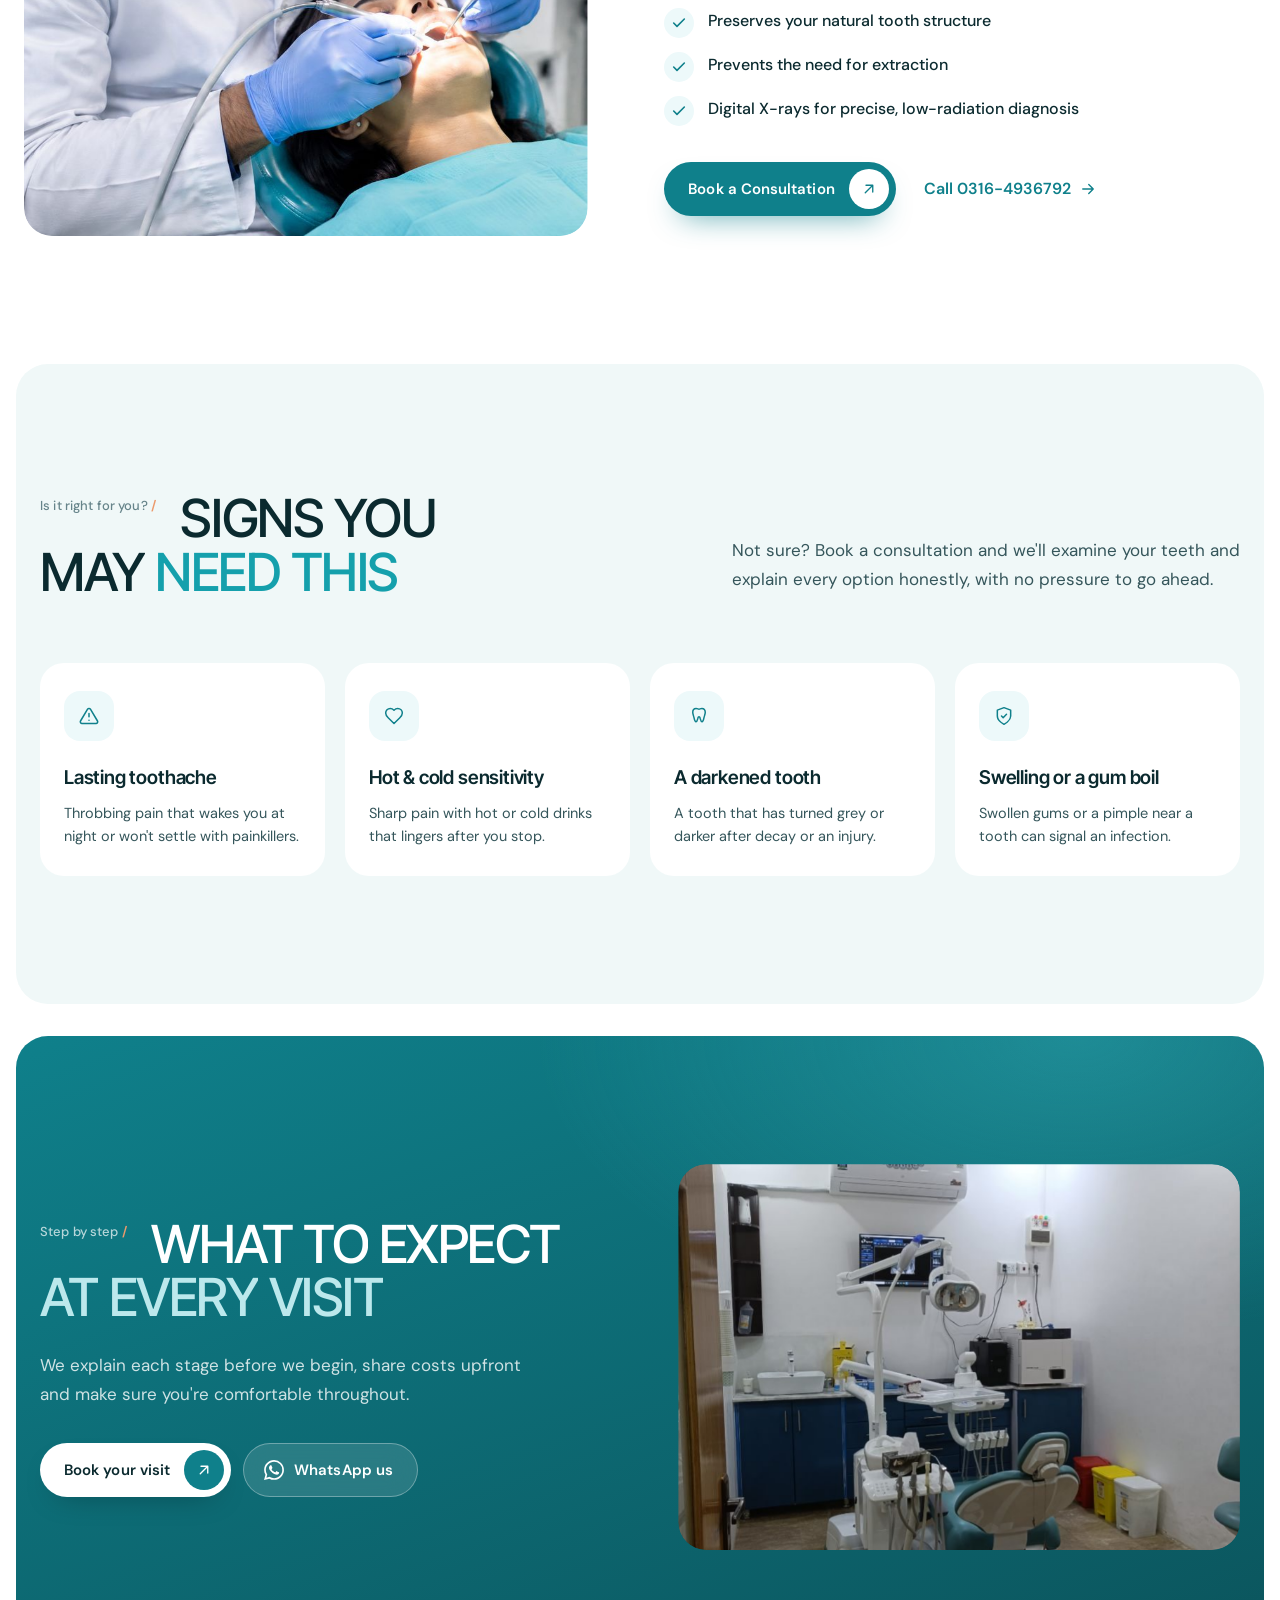
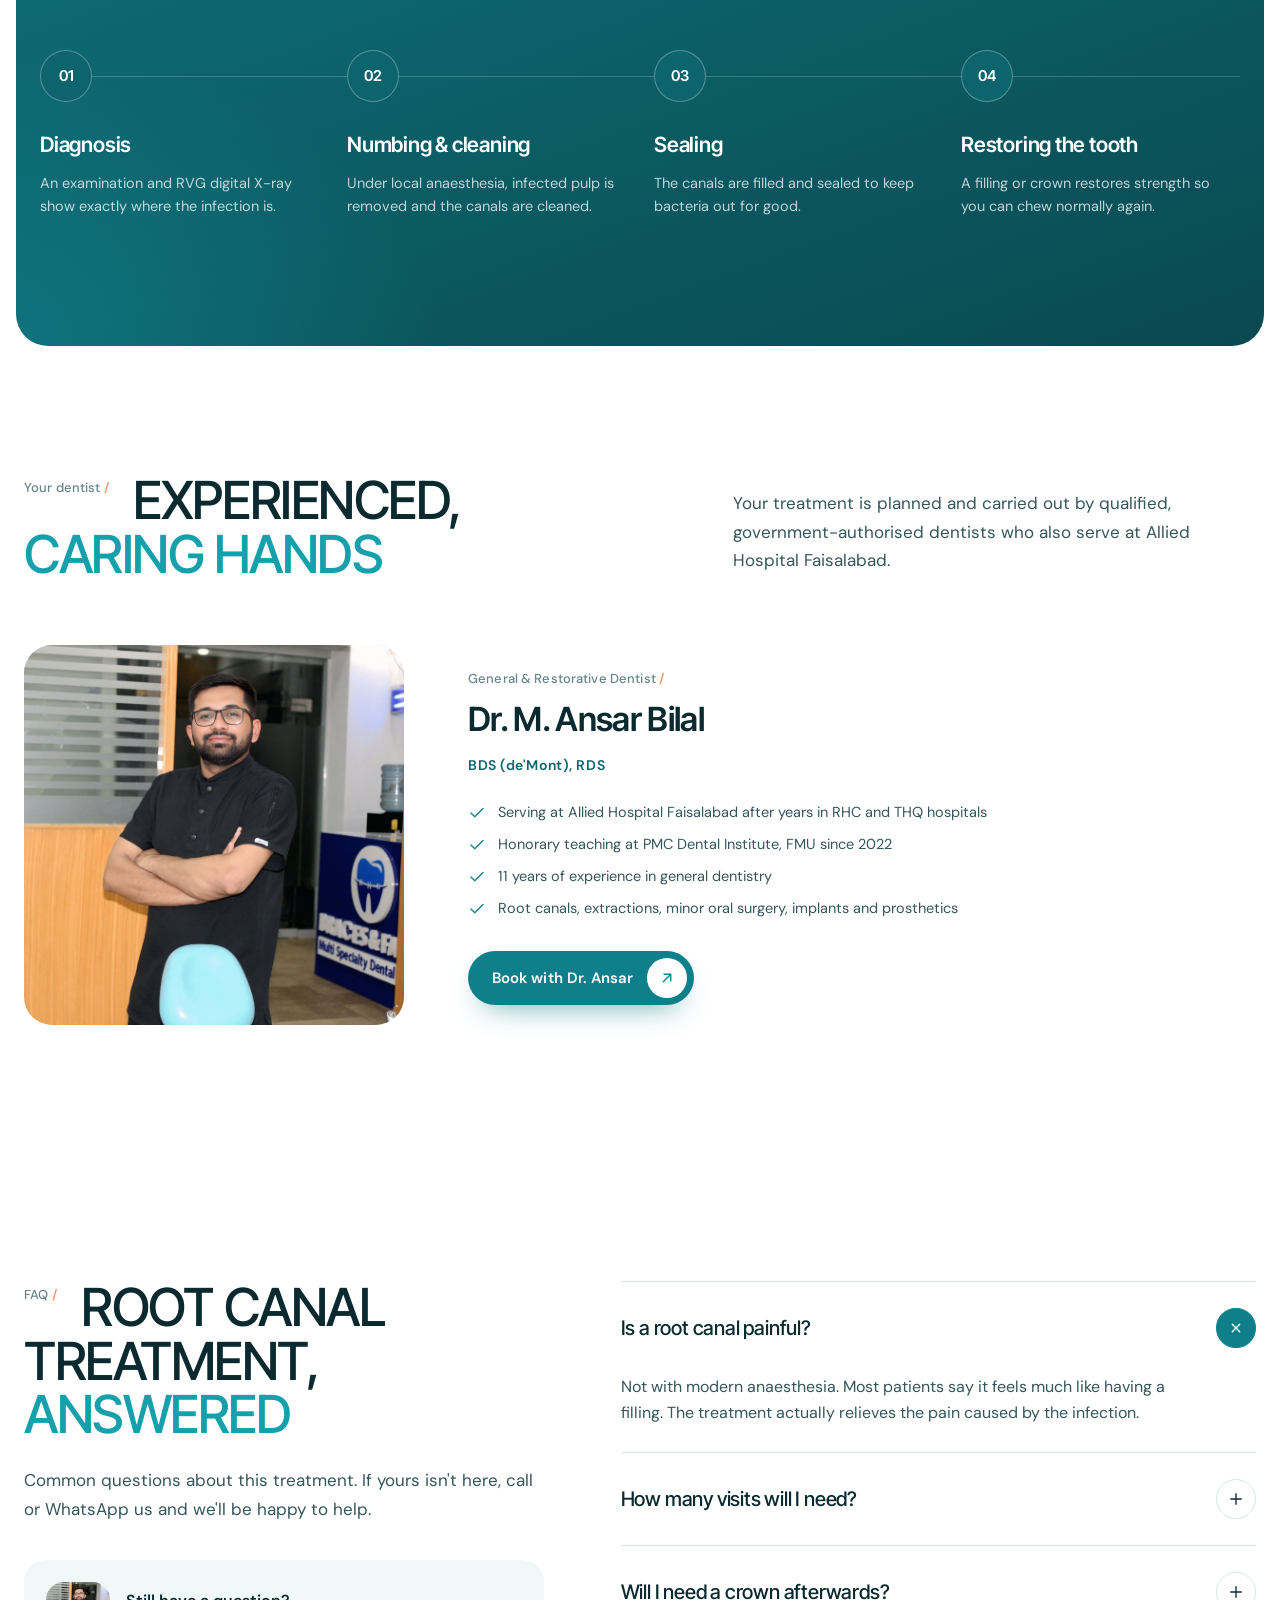
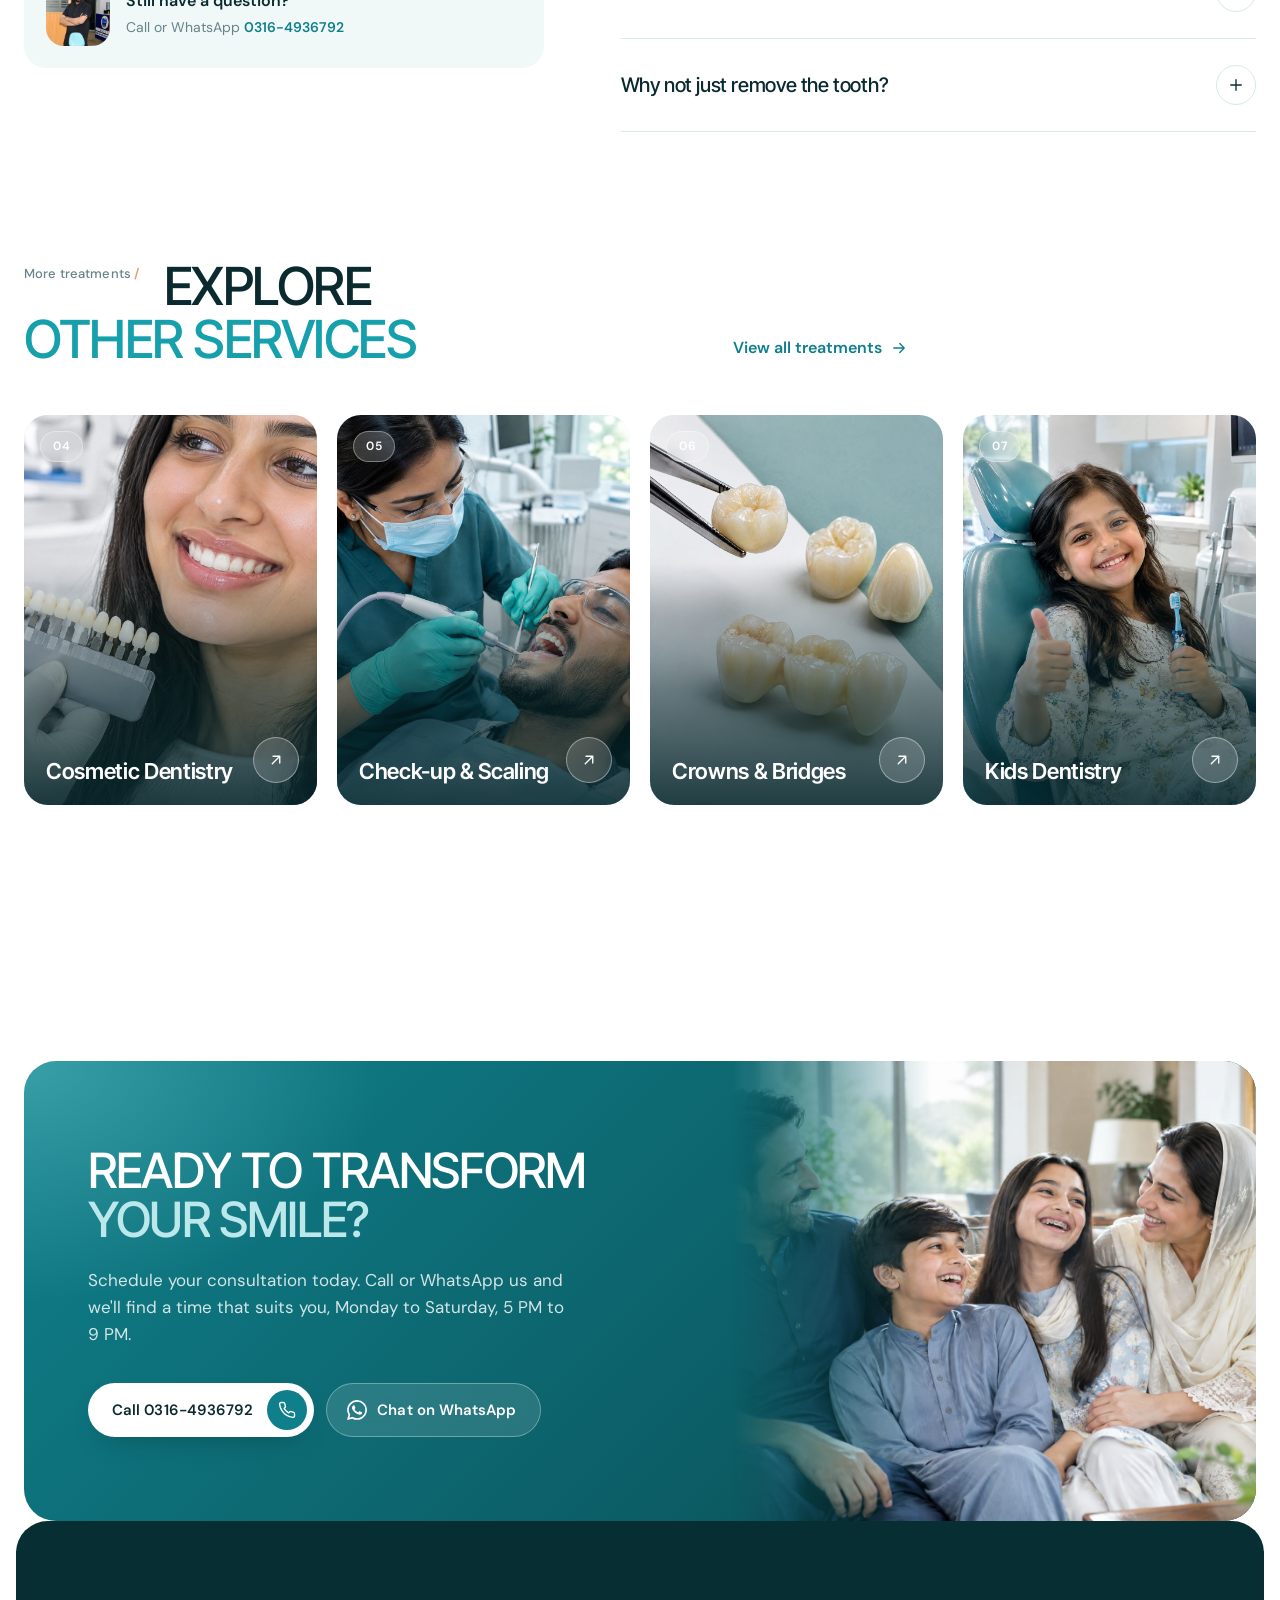
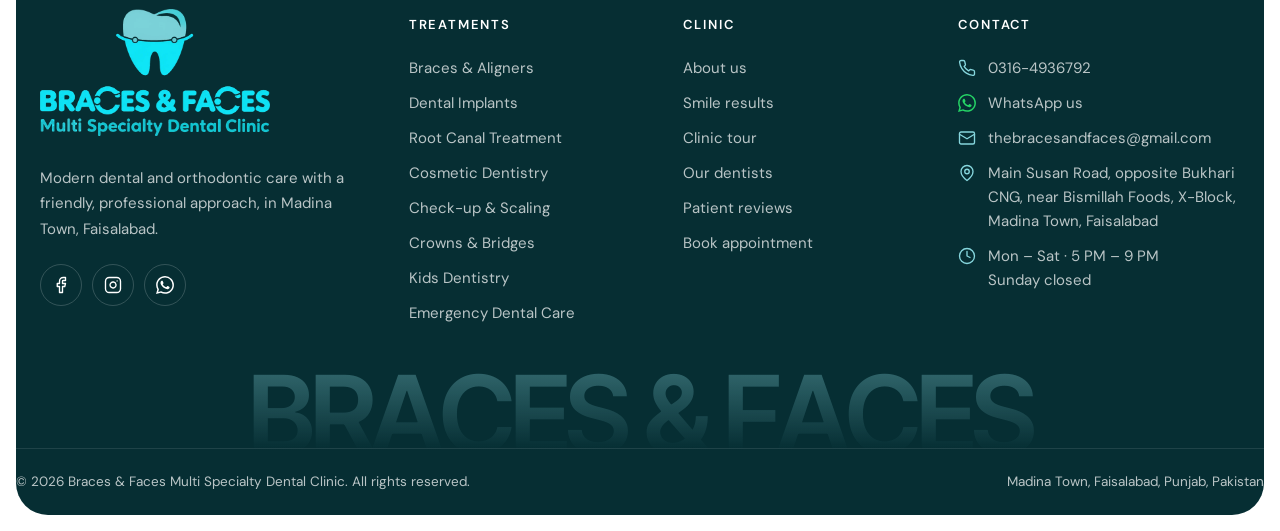
<file: treatments/root-canal-treatment/index.html>
<!doctype html>
<html lang="en">
<head>
  <meta charset="utf-8">
  <meta name="viewport" content="width=device-width, initial-scale=1">
  <title>Root Canal Treatment in Faisalabad | Braces &amp; Faces</title>
  <meta name="description" content="Pain-free root canal treatment in Faisalabad at Braces &amp; Faces. Relieve toothache and save your natural tooth. Call 0316-4936792.">
  <meta name="theme-color" content="#0d646d">
  <link rel="canonical" href="https://dental-prototype-3c.vercel.app/treatments/root-canal-treatment/">
  <link rel="icon" type="image/png" sizes="64x64" href="/assets/img/favicon-64.png">
  <link rel="apple-touch-icon" href="/assets/img/apple-touch-icon.png">
  <meta property="og:type" content="website">
  <meta property="og:site_name" content="Braces &amp; Faces Multi Specialty Dental Clinic">
  <meta property="og:title" content="Root Canal Treatment in Faisalabad | Braces &amp; Faces">
  <meta property="og:description" content="Pain-free root canal treatment in Faisalabad at Braces &amp; Faces. Relieve toothache and save your natural tooth. Call 0316-4936792.">
  <meta property="og:url" content="https://dental-prototype-3c.vercel.app/treatments/root-canal-treatment/">
  <meta property="og:image" content="https://dental-prototype-3c.vercel.app/assets/img/w-rootcanal.jpg">
  <meta name="twitter:card" content="summary_large_image">
  <link rel="preconnect" href="https://fonts.googleapis.com">
  <link rel="preconnect" href="https://fonts.gstatic.com" crossorigin>
  <link href="https://fonts.googleapis.com/css2?family=DM+Sans:opsz,wght@9..40,400;9..40,500;9..40,600;9..40,700&family=Inter+Tight:wght@400;500;600;700&display=swap" rel="stylesheet">
  <link rel="stylesheet" href="/assets/css/style.css?v=9360ea0b">
  <script>document.documentElement.classList.add('js');</script>
  <script type="application/ld+json">{"@context": "https://schema.org", "@type": "BreadcrumbList", "itemListElement": [{"@type": "ListItem", "position": 1, "name": "Home", "item": "https://dental-prototype-3c.vercel.app/"}, {"@type": "ListItem", "position": 2, "name": "Treatments", "item": "https://dental-prototype-3c.vercel.app/#treatments"}, {"@type": "ListItem", "position": 3, "name": "Root Canal Treatment", "item": "https://dental-prototype-3c.vercel.app/treatments/root-canal-treatment/"}]}</script>
</head>
<body data-page="treatment">

<svg width="0" height="0" style="position:absolute" aria-hidden="true" focusable="false">
  <symbol id="i-arrow" viewBox="0 0 24 24"><path d="M7 17L17 7M8 7h9v9"/></symbol>
  <symbol id="i-arrow-r" viewBox="0 0 24 24"><path d="M5 12h14M13 6l6 6-6 6"/></symbol>
  <symbol id="i-chev-l" viewBox="0 0 24 24"><path d="M15 18l-6-6 6-6"/></symbol>
  <symbol id="i-chev-r" viewBox="0 0 24 24"><path d="M9 18l6-6-6-6"/></symbol>
  <symbol id="i-phone" viewBox="0 0 24 24"><path d="M22 16.92v3a2 2 0 0 1-2.18 2 19.79 19.79 0 0 1-8.63-3.07 19.5 19.5 0 0 1-6-6 19.79 19.79 0 0 1-3.07-8.67A2 2 0 0 1 4.11 2h3a2 2 0 0 1 2 1.72c.13.96.36 1.9.7 2.81a2 2 0 0 1-.45 2.11L8.09 9.91a16 16 0 0 0 6 6l1.27-1.27a2 2 0 0 1 2.11-.45c.91.34 1.85.57 2.81.7A2 2 0 0 1 22 16.92z"/></symbol>
  <symbol id="i-pin" viewBox="0 0 24 24"><path d="M20 10c0 6-8 12-8 12s-8-6-8-12a8 8 0 0 1 16 0Z"/><circle cx="12" cy="10" r="3"/></symbol>
  <symbol id="i-clock" viewBox="0 0 24 24"><circle cx="12" cy="12" r="10"/><path d="M12 6v6l4 2"/></symbol>
  <symbol id="i-star" viewBox="0 0 24 24"><path d="M12 2.5l2.94 5.96 6.56.95-4.75 4.63 1.12 6.54L12 17.5l-5.87 3.08 1.12-6.54L2.5 9.41l6.56-.95L12 2.5z"/></symbol>
  <symbol id="i-check" viewBox="0 0 24 24"><path d="M20 6L9 17l-5-5"/></symbol>
  <symbol id="i-shield" viewBox="0 0 24 24"><path d="M12 22s8-4 8-10V5l-8-3-8 3v7c0 6 8 10 8 10z"/><path d="M9 12l2 2 4-4"/></symbol>
  <symbol id="i-scan" viewBox="0 0 24 24"><path d="M3 7V5a2 2 0 0 1 2-2h2M17 3h2a2 2 0 0 1 2 2v2M21 17v2a2 2 0 0 1-2 2h-2M7 21H5a2 2 0 0 1-2-2v-2M7 12h10"/></symbol>
  <symbol id="i-heart" viewBox="0 0 24 24"><path d="M19 14c1.49-1.46 3-3.21 3-5.5A5.5 5.5 0 0 0 16.5 3c-1.76 0-3 .5-4.5 2-1.5-1.5-2.74-2-4.5-2A5.5 5.5 0 0 0 2 8.5c0 2.3 1.5 4.05 3 5.5l7 7Z"/></symbol>
  <symbol id="i-users" viewBox="0 0 24 24"><path d="M16 21v-2a4 4 0 0 0-4-4H6a4 4 0 0 0-4 4v2"/><circle cx="9" cy="7" r="4"/><path d="M22 21v-2a4 4 0 0 0-3-3.87M16 3.13a4 4 0 0 1 0 7.75"/></symbol>
  <symbol id="i-calendar" viewBox="0 0 24 24"><rect x="3" y="4" width="18" height="18" rx="2"/><path d="M16 2v4M8 2v4M3 10h18"/></symbol>
  <symbol id="i-plus" viewBox="0 0 24 24"><path d="M12 5v14M5 12h14"/></symbol>
  <symbol id="i-menu" viewBox="0 0 24 24"><path d="M4 8h16M4 16h11"/></symbol>
  <symbol id="i-close" viewBox="0 0 24 24"><path d="M6 6l12 12M18 6L6 18"/></symbol>
  <symbol id="i-spark" viewBox="0 0 24 24"><path d="M12 2c.75 6.1 3.9 9.25 10 10-6.1.75-9.25 3.9-10 10-.75-6.1-3.9-9.25-10-10 6.1-.75 9.25-3.9 10-10z"/></symbol>
  <symbol id="i-quote" viewBox="0 0 24 24"><path d="M10 7H6a3 3 0 0 0-3 3v4h5v5H3M21 7h-4a3 3 0 0 0-3 3v4h5v5h-5" fill="none"/></symbol>
  <symbol id="i-tooth" viewBox="0 0 24 24"><path d="M8.5 3C6 3 4.5 4.8 4.5 7.6c0 2.4 1 4 1.5 6.4.5 2.6 1 4.9 2.4 4.9 1.5 0 1.7-2.4 2.2-4.2.3-1.2.8-1.7 1.4-1.7s1.1.5 1.4 1.7c.5 1.8.7 4.2 2.2 4.2 1.4 0 1.9-2.3 2.4-4.9.5-2.4 1.5-4 1.5-6.4C19.5 4.8 18 3 15.5 3c-1.7 0-2.5.8-3.5.8S10.2 3 8.5 3Z"/></symbol>
  <symbol id="i-smile" viewBox="0 0 24 24"><circle cx="12" cy="12" r="10"/><path d="M8 14s1.5 2 4 2 4-2 4-2M9 9h.01M15 9h.01"/></symbol>
  <symbol id="i-alert" viewBox="0 0 24 24"><path d="M10.29 3.86L1.82 18a2 2 0 0 0 1.71 3h16.94a2 2 0 0 0 1.71-3L13.71 3.86a2 2 0 0 0-3.42 0z"/><path d="M12 9v4M12 17h.01"/></symbol>
  <symbol id="i-mail" viewBox="0 0 24 24"><rect x="2" y="4" width="20" height="16" rx="2"/><path d="M22 7l-10 6L2 7"/></symbol>
  <symbol id="i-fb" viewBox="0 0 24 24"><path d="M18 2h-3a5 5 0 0 0-5 5v3H7v4h3v8h4v-8h3l1-4h-4V7a1 1 0 0 1 1-1h3z"/></symbol>
  <symbol id="i-ig" viewBox="0 0 24 24"><rect x="2" y="2" width="20" height="20" rx="5"/><path d="M16 11.37A4 4 0 1 1 12.63 8 4 4 0 0 1 16 11.37zM17.5 6.5h.01"/></symbol>
  <symbol id="i-wa" viewBox="0 0 24 24"><path d="M17.47 14.38c-.3-.15-1.76-.87-2.03-.97-.27-.1-.47-.15-.67.15-.2.3-.77.97-.94 1.16-.17.2-.35.22-.64.07-.3-.15-1.26-.46-2.39-1.47-.88-.79-1.48-1.76-1.65-2.06-.17-.3-.02-.46.13-.6.13-.14.3-.35.45-.52.15-.17.2-.3.3-.5.1-.2.05-.37-.03-.52-.07-.15-.67-1.61-.92-2.2-.24-.58-.49-.5-.67-.51h-.57c-.2 0-.52.07-.79.37-.27.3-1.04 1.02-1.04 2.48 0 1.46 1.07 2.88 1.21 3.07.15.2 2.1 3.2 5.08 4.49.71.31 1.26.49 1.7.63.71.22 1.36.19 1.87.12.57-.09 1.76-.72 2-1.41.25-.7.25-1.29.17-1.41-.07-.12-.27-.2-.57-.35zM12.05 21.8h-.01a9.87 9.87 0 0 1-5.03-1.38l-.36-.21-3.74.98 1-3.65-.24-.37a9.86 9.86 0 0 1-1.51-5.26c0-5.45 4.44-9.88 9.89-9.88 2.64 0 5.12 1.03 6.99 2.9a9.83 9.83 0 0 1 2.89 6.99c0 5.45-4.43 9.88-9.88 9.88zm8.41-18.3A11.82 11.82 0 0 0 12.05 0C5.5 0 .16 5.34.16 11.89c0 2.1.55 4.14 1.59 5.95L.06 24l6.3-1.65a11.88 11.88 0 0 0 5.68 1.45h.01c6.55 0 11.89-5.34 11.89-11.89 0-3.18-1.24-6.16-3.48-8.41z"/></symbol>
</svg>

<!-- ============ NAV ============ -->
<div class="nav" id="nav">
  <div class="nav-inner">
    <a href="/" class="brand" aria-label="Braces &amp; Faces Multi Specialty Dental Clinic, home">
      <img class="brand-mark" src="/assets/img/logo-mark.png" alt="" width="46" height="46">
      <span class="brand-text"><span class="brand-name">Braces &amp; Faces</span><span class="brand-sub">Multi Specialty Dental Clinic</span></span>
    </a>
    <nav class="nav-links" aria-label="Primary">
      <a href="/#home">Home</a>
      <div class="nav-dd">
        <a href="/#treatments" class="active">Treatments <svg class="ico"><use href="#i-chev-r"/></svg></a>
        <div class="dd-panel">
          <a href="/treatments/orthodontics/"><img src="/assets/img/t-ortho.jpg" alt="" loading="lazy"><span><strong>Braces &amp; Aligners</strong><small>Braces, aligners, bite correction</small></span></a>
          <a href="/treatments/dental-implants/"><img src="/assets/img/t-implants.jpg" alt="" loading="lazy"><span><strong>Dental Implants</strong><small>Permanent tooth replacement</small></span></a>
          <a href="/treatments/root-canal-treatment/"><img src="/assets/img/t-rootcanal.jpg" alt="" loading="lazy"><span><strong>Root Canal Treatment</strong><small>Relieve pain, save the tooth</small></span></a>
          <a href="/treatments/cosmetic-dentistry/"><img src="/assets/img/t-cosmetic.jpg" alt="" loading="lazy"><span><strong>Cosmetic Dentistry</strong><small>Whitening, veneers, bonding</small></span></a>
          <a href="/treatments/checkup-and-cleaning/"><img src="/assets/img/t-checkup.jpg" alt="" loading="lazy"><span><strong>Check-up &amp; Scaling</strong><small>Exams, scaling &amp; polishing</small></span></a>
          <a href="/treatments/crowns-and-bridges/"><img src="/assets/img/t-crowns.jpg" alt="" loading="lazy"><span><strong>Crowns &amp; Bridges</strong><small>Restore strength and shape</small></span></a>
          <a href="/treatments/kids-dentistry/"><img src="/assets/img/t-kids.jpg" alt="" loading="lazy"><span><strong>Kids Dentistry</strong><small>Gentle care for growing smiles</small></span></a>
          <a href="/treatments/emergency-dental-care/"><img src="/assets/img/t-emergency.jpg" alt="" loading="lazy"><span><strong>Emergency Dental Care</strong><small>Toothache, broken teeth, swelling</small></span></a>
          <a class="dd-all" href="/#treatments">View all treatments</a>
        </div>
      </div>
      <a href="/#about">About</a>
      <a href="/#gallery">Results</a>
      <a href="/#dentists">Dentists</a>
      <a href="/#contact">Contact</a>
    </nav>
    <a class="btn btn-light nav-cta no-rot" href="tel:+923164936792">Book a Call <span class="ic"><svg class="ico"><use href="#i-phone"/></svg></span></a>
    <button class="burger" id="burger" aria-label="Open menu"><svg class="ico"><use href="#i-menu"/></svg></button>
  </div>
</div>

<!-- Mobile menu -->
<div class="mmenu" id="mmenu" aria-hidden="true">
  <div class="mmenu-top">
    <a href="/" class="brand" aria-label="Braces &amp; Faces Multi Specialty Dental Clinic, home" data-close>
      <img class="brand-mark" src="/assets/img/logo-mark.png" alt="" width="46" height="46">
      <span class="brand-text"><span class="brand-name">Braces &amp; Faces</span><span class="brand-sub">Multi Specialty Dental Clinic</span></span>
    </a>
    <button class="mmenu-close" data-close aria-label="Close menu"><svg class="ico"><use href="#i-close"/></svg></button>
  </div>
  <nav>
    <a href="/#home" data-close>Home</a>
    <a href="/#treatments" data-close>Treatments</a>
    <div class="m-sub">
      <a href="/treatments/orthodontics/" data-close>Braces &amp; Aligners</a>
      <a href="/treatments/dental-implants/" data-close>Dental Implants</a>
      <a href="/treatments/root-canal-treatment/" data-close>Root Canal Treatment</a>
      <a href="/treatments/cosmetic-dentistry/" data-close>Cosmetic Dentistry</a>
      <a href="/treatments/checkup-and-cleaning/" data-close>Check-up &amp; Scaling</a>
      <a href="/treatments/crowns-and-bridges/" data-close>Crowns &amp; Bridges</a>
      <a href="/treatments/kids-dentistry/" data-close>Kids Dentistry</a>
      <a href="/treatments/emergency-dental-care/" data-close>Emergency Dental Care</a>
    </div>
    <a href="/#about" data-close>About</a>
    <a href="/#gallery" data-close>Results</a>
    <a href="/#dentists" data-close>Dentists</a>
    <a href="/#contact" data-close>Contact</a>
  </nav>
  <div class="mmenu-foot">
    <span>Susan Road, Madina Town, Faisalabad · Mon – Sat · 5 PM – 9 PM</span>
    <a class="btn btn-light no-rot" href="tel:+923164936792">Call 0316-4936792 <span class="ic"><svg class="ico"><use href="#i-phone"/></svg></span></a>
  </div>
</div>

<!-- ============ PAGE HERO ============ -->
<header class="hero page-hero" id="home">
  <div class="hero-slides" id="heroSlides">
    <div class="slide is-active"><img src="/assets/img/w-rootcanal.jpg" alt="Relieved patient smiling with her dentist after root canal treatment" fetchpriority="high"></div>
  </div>
  <div class="hero-shade"></div>

  <div class="hero-content" id="heroContent">
    <nav class="pill-badge crumbs" aria-label="Breadcrumb" data-reveal="blur" style="--d:150ms"><i class="dot"></i> <a href="/">Home</a><span class="sep">/</span><a href="/#treatments">Treatments</a><span class="sep">/</span><span>Root Canal Treatment</span></nav>
    <h1 data-split style="--d:250ms">Stop the pain, <span class="soft">save</span> your tooth.</h1>
    <p class="hero-text" data-reveal="blur" style="--d:700ms">Modern root canal treatment is gentle, precise and usually no more uncomfortable than a filling. It removes infection, relieves deep tooth pain and keeps your natural tooth.</p>
    <div class="hero-actions" data-reveal style="--d:850ms">
      <a class="btn btn-light" href="/?t=root-canal-treatment#contact">Book Root Canal Treatment <span class="ic"><svg class="ico"><use href="#i-arrow"/></svg></span></a>
      <a class="btn btn-glass" href="https://wa.me/923164936792?text=Assalam-o-Alaikum%21%20I%27d%20like%20to%20ask%20about%20Root%20Canal%20Treatment%20at%20Braces%20%26%20Faces." target="_blank" rel="noopener"><svg class="ico fill"><use href="#i-wa"/></svg> Ask on WhatsApp</a>
    </div>
  </div>

  <div class="hero-bottom">
    <div class="hero-facts" data-reveal style="--d:1000ms">
      <div class="fact"><small>Visits</small><strong>Usually 1 to 2</strong></div>
      <div class="fact"><small>Comfort</small><strong>Local anaesthesia</strong></div>
      <div class="fact"><small>Goal</small><strong>Keep your natural tooth</strong></div>
    </div>
  </div>
</header>

<!-- ============ QUICK INFO ============ -->
<section class="quick" aria-label="Clinic contact details">
  <div class="container quick-grid">
    <a class="q-item" href="tel:+923164936792" data-reveal>
      <span class="q-ic"><svg class="ico"><use href="#i-phone"/></svg></span>
      <span><small>Call for an appointment</small><strong>0316-4936792</strong></span>
    </a>
    <a class="q-item" href="https://maps.app.goo.gl/7f4cEsK4gpgcAALK6" target="_blank" rel="noopener" data-reveal style="--d:100ms">
      <span class="q-ic"><svg class="ico"><use href="#i-pin"/></svg></span>
      <span><small>Visit the clinic</small><strong>Susan Road, Madina Town</strong></span>
    </a>
    <div class="q-item" data-reveal style="--d:200ms">
      <span class="q-ic"><svg class="ico"><use href="#i-clock"/></svg></span>
      <span><small>Opening hours</small><strong>Mon – Sat · 5 PM – 9 PM</strong></span>
    </div>
    <a class="btn btn-primary" href="/#contact" data-reveal style="--d:300ms">Book Appointment <span class="ic"><svg class="ico"><use href="#i-arrow"/></svg></span></a>
  </div>
</section>

<!-- ============ OVERVIEW ============ -->
<section class="section" id="overview">
  <div class="container ov-grid">
    <figure class="media ov-img" data-reveal="img">
      <div class="px" data-parallax="0.08"><img src="/assets/img/t-rootcanal.jpg" alt="Dentist wearing loupes performing root canal treatment" loading="lazy"></div>
    </figure>
    <div class="ov-copy">
      <h2 class="h2" data-split><span class="eyebrow">Root Canal Treatment <b>/</b></span> Gentle care that <em>saves your tooth</em></h2>
        <p class="lead" data-reveal="blur">Root canal treatment saves a tooth that is badly decayed, infected or damaged from the inside. We remove the infected pulp, clean and shape the root canals, then seal them to stop infection returning.</p>
        <p class="lead" data-reveal="blur">With digital X-rays and modern techniques, the procedure is safe and comfortable. Keeping your own tooth is almost always better than an extraction, and it protects your bite and neighbouring teeth.</p>
      <ul class="checks" data-reveal>
          <li><span class="ck"><svg class="ico"><use href="#i-check"/></svg></span>Removes infection and relieves deep tooth pain</li>
          <li><span class="ck"><svg class="ico"><use href="#i-check"/></svg></span>Preserves your natural tooth structure</li>
          <li><span class="ck"><svg class="ico"><use href="#i-check"/></svg></span>Prevents the need for extraction</li>
          <li><span class="ck"><svg class="ico"><use href="#i-check"/></svg></span>Digital X-rays for precise, low-radiation diagnosis</li>
      </ul>
      <div class="about-actions" data-reveal>
        <a class="btn btn-primary" href="/?t=root-canal-treatment#contact">Book a Consultation <span class="ic"><svg class="ico"><use href="#i-arrow"/></svg></span></a>
        <a class="link-arrow" href="tel:+923164936792">Call 0316-4936792 <svg class="ico"><use href="#i-arrow-r"/></svg></a>
      </div>
    </div>
  </div>
</section>

<!-- ============ IS IT FOR YOU ============ -->
<section class="section signs" id="signs">
  <div class="container">
    <div class="sec-head">
      <h2 class="h2" data-split><span class="eyebrow">Is it right for you? <b>/</b></span> Signs you may <em>need this</em></h2>
      <div class="sec-head-side">
        <p class="lead" data-reveal="blur">Not sure? Book a consultation and we'll examine your teeth and explain every option honestly, with no pressure to go ahead.</p>
      </div>
    </div>
    <div class="sign-grid">
      <div class="sign" data-reveal style="--d:0ms">
        <span class="f-ic"><svg class="ico"><use href="#i-alert"/></svg></span>
        <h3>Lasting toothache</h3>
        <p>Throbbing pain that wakes you at night or won't settle with painkillers.</p>
      </div>
      <div class="sign" data-reveal style="--d:100ms">
        <span class="f-ic"><svg class="ico"><use href="#i-heart"/></svg></span>
        <h3>Hot &amp; cold sensitivity</h3>
        <p>Sharp pain with hot or cold drinks that lingers after you stop.</p>
      </div>
      <div class="sign" data-reveal style="--d:200ms">
        <span class="f-ic"><svg class="ico"><use href="#i-tooth"/></svg></span>
        <h3>A darkened tooth</h3>
        <p>A tooth that has turned grey or darker after decay or an injury.</p>
      </div>
      <div class="sign" data-reveal style="--d:300ms">
        <span class="f-ic"><svg class="ico"><use href="#i-shield"/></svg></span>
        <h3>Swelling or a gum boil</h3>
        <p>Swollen gums or a pimple near a tooth can signal an infection.</p>
      </div>
    </div>
  </div>
</section>

<!-- ============ PROCESS ============ -->
<section class="section process" id="process" style="margin-top: clamp(20px, 3vw, 32px);">
  <div class="container">
    <div class="process-head">
      <div>
        <h2 class="h2" data-split><span class="eyebrow">Step by step <b>/</b></span> What to expect <em>at every visit</em></h2>
        <p class="lead" data-reveal="blur">We explain each stage before we begin, share costs upfront and make sure you're comfortable throughout.</p>
        <div class="process-actions" data-reveal>
          <a class="btn btn-light" href="/?t=root-canal-treatment#contact">Book your visit <span class="ic"><svg class="ico"><use href="#i-arrow"/></svg></span></a>
          <a class="btn btn-glass" href="https://wa.me/923164936792?text=Assalam-o-Alaikum%21%20I%27d%20like%20to%20ask%20about%20Root%20Canal%20Treatment%20at%20Braces%20%26%20Faces." target="_blank" rel="noopener"><svg class="ico fill"><use href="#i-wa"/></svg> WhatsApp us</a>
        </div>
      </div>
      <figure class="media process-img" data-reveal="img">
        <div class="px" data-parallax="0.08"><img src="/assets/img/clinic-room.jpg" alt="Treatment room at Braces &amp; Faces dental clinic" loading="lazy"></div>
      </figure>
    </div>

    <div class="steps" id="steps">
      <div class="steps-line"><i id="stepsFill"></i></div>
      <div class="step" data-reveal><div class="step-num">01</div><h3>Diagnosis</h3><p>An examination and RVG digital X-ray show exactly where the infection is.</p></div>
      <div class="step" data-reveal style="--d:120ms"><div class="step-num">02</div><h3>Numbing &amp; cleaning</h3><p>Under local anaesthesia, infected pulp is removed and the canals are cleaned.</p></div>
      <div class="step" data-reveal style="--d:240ms"><div class="step-num">03</div><h3>Sealing</h3><p>The canals are filled and sealed to keep bacteria out for good.</p></div>
      <div class="step" data-reveal style="--d:360ms"><div class="step-num">04</div><h3>Restoring the tooth</h3><p>A filling or crown restores strength so you can chew normally again.</p></div>
    </div>
  </div>
</section>

<!-- ============ DENTIST ============ -->
<section class="section" id="dentist">
  <div class="container">
    <div class="sec-head">
      <h2 class="h2" data-split><span class="eyebrow">Your dentist <b>/</b></span> Experienced, <em>caring hands</em></h2>
      <div class="sec-head-side">
        <p class="lead" data-reveal="blur">Your treatment is planned and carried out by qualified, government-authorised dentists who also serve at Allied Hospital Faisalabad.</p>
      </div>
    </div>
    <div class="lead-doc">
      <div class="doc-photo" data-reveal="card"><img src="/assets/img/doc-ansar.jpg" alt="Dr. M. Ansar Bilal" loading="lazy"></div>
      <div data-reveal>
        <span class="eyebrow">General &amp; Restorative Dentist <b>/</b></span>
        <h3>Dr. M. Ansar Bilal</h3>
        <span class="doc-quals">BDS (de'Mont), RDS</span>
        <ul class="doc-points">
        <li><svg class="ico"><use href="#i-check"/></svg><span>Serving at Allied Hospital Faisalabad after years in RHC and THQ hospitals</span></li>
        <li><svg class="ico"><use href="#i-check"/></svg><span>Honorary teaching at PMC Dental Institute, FMU since 2022</span></li>
        <li><svg class="ico"><use href="#i-check"/></svg><span>11 years of experience in general dentistry</span></li>
        <li><svg class="ico"><use href="#i-check"/></svg><span>Root canals, extractions, minor oral surgery, implants and prosthetics</span></li>
        </ul>
        <a class="btn btn-primary" href="/?t=root-canal-treatment#contact">Book with Dr. Ansar <span class="ic"><svg class="ico"><use href="#i-arrow"/></svg></span></a>
      </div>
    </div>
  </div>
</section>

<!-- ============ FAQ ============ -->
<section class="section" id="faq">
  <div class="container faq-grid">
    <div class="faq-aside">
      <h2 class="h2" data-split><span class="eyebrow">FAQ <b>/</b></span> Root Canal Treatment, <em>answered</em></h2>
      <p class="lead" data-reveal="blur">Common questions about this treatment. If yours isn't here, call or WhatsApp us and we'll be happy to help.</p>
      <div class="help-card" data-reveal>
        <img src="/assets/img/doc-ansar.jpg" alt="">
        <div><strong>Still have a question?</strong><span>Call or WhatsApp <a href="tel:+923164936792">0316-4936792</a></span></div>
      </div>
    </div>
    <div class="acc">
      <div class="acc-item open" data-reveal>
        <button class="acc-q" aria-expanded="true">Is a root canal painful? <span class="pm"><svg class="ico"><use href="#i-plus"/></svg></span></button>
        <div class="acc-a"><div><p>Not with modern anaesthesia. Most patients say it feels much like having a filling. The treatment actually relieves the pain caused by the infection.</p></div></div>
      </div>
      <div class="acc-item" data-reveal style="--d:80ms">
        <button class="acc-q" aria-expanded="false">How many visits will I need? <span class="pm"><svg class="ico"><use href="#i-plus"/></svg></span></button>
        <div class="acc-a"><div><p>Many root canals are completed in one or two visits. Teeth with severe infection or curved roots may need an extra appointment.</p></div></div>
      </div>
      <div class="acc-item" data-reveal style="--d:160ms">
        <button class="acc-q" aria-expanded="false">Will I need a crown afterwards? <span class="pm"><svg class="ico"><use href="#i-plus"/></svg></span></button>
        <div class="acc-a"><div><p>Back teeth usually need a crown after a root canal because they take heavy chewing forces. We'll advise you based on how much of the tooth remains.</p></div></div>
      </div>
      <div class="acc-item" data-reveal style="--d:240ms">
        <button class="acc-q" aria-expanded="false">Why not just remove the tooth? <span class="pm"><svg class="ico"><use href="#i-plus"/></svg></span></button>
        <div class="acc-a"><div><p>Keeping your natural tooth protects your bite, keeps neighbouring teeth from drifting and avoids the cost of replacing it with an implant or bridge later.</p></div></div>
      </div>
    </div>
  </div>
</section>

<!-- ============ RELATED ============ -->
<section class="section related" style="padding-top: 0;">
  <div class="container">
    <div class="sec-head">
      <h2 class="h2" data-split><span class="eyebrow">More treatments <b>/</b></span> Explore <em>other services</em></h2>
      <div class="sec-head-side">
        <a class="link-arrow" href="/#treatments" data-reveal>View all treatments <svg class="ico"><use href="#i-arrow-r"/></svg></a>
      </div>
    </div>
    <div class="t-grid">
      <article class="t-card" data-reveal="card">
        <figure class="t-media"><img src="/assets/img/t-cosmetic.jpg" alt="Dentist matching a tooth shade guide to a patient's smile" loading="lazy"></figure>
        <a class="t-cover" href="/treatments/cosmetic-dentistry/" aria-label="Cosmetic Dentistry" tabindex="-1"></a>
        <span class="t-num">04</span>
        <div class="t-body"><h3>Cosmetic Dentistry</h3><p>Whitening, veneers, bonding and reshaping for a brighter, more balanced smile.</p></div>
        <a class="t-go" href="/treatments/cosmetic-dentistry/" aria-label="Learn about Cosmetic Dentistry"><svg class="ico"><use href="#i-arrow"/></svg></a>
      </article>
      <article class="t-card" data-reveal="card" style="--d:90ms">
        <figure class="t-media"><img src="/assets/img/t-checkup.jpg" alt="Hygienist cleaning a patient's teeth with an ultrasonic scaler" loading="lazy"></figure>
        <a class="t-cover" href="/treatments/checkup-and-cleaning/" aria-label="Check-up &amp; Scaling" tabindex="-1"></a>
        <span class="t-num">05</span>
        <div class="t-body"><h3>Check-up &amp; Scaling</h3><p>Routine examinations plus professional scaling and polishing for healthy gums and fresh breath.</p></div>
        <a class="t-go" href="/treatments/checkup-and-cleaning/" aria-label="Learn about Check-up &amp; Scaling"><svg class="ico"><use href="#i-arrow"/></svg></a>
      </article>
      <article class="t-card" data-reveal="card" style="--d:180ms">
        <figure class="t-media"><img src="/assets/img/t-crowns.jpg" alt="Porcelain dental crowns and a dental bridge" loading="lazy"></figure>
        <a class="t-cover" href="/treatments/crowns-and-bridges/" aria-label="Crowns &amp; Bridges" tabindex="-1"></a>
        <span class="t-num">06</span>
        <div class="t-body"><h3>Crowns &amp; Bridges</h3><p>Strong, tooth-coloured crowns and bridges custom-made to restore your bite and smile.</p></div>
        <a class="t-go" href="/treatments/crowns-and-bridges/" aria-label="Learn about Crowns &amp; Bridges"><svg class="ico"><use href="#i-arrow"/></svg></a>
      </article>
      <article class="t-card" data-reveal="card" style="--d:270ms">
        <figure class="t-media"><img src="/assets/img/t-kids.jpg" alt="Happy young girl giving a thumbs up in the dental chair" loading="lazy"></figure>
        <a class="t-cover" href="/treatments/kids-dentistry/" aria-label="Kids Dentistry" tabindex="-1"></a>
        <span class="t-num">07</span>
        <div class="t-body"><h3>Kids Dentistry</h3><p>Gentle, friendly care that keeps children's visits calm, fun and fear-free.</p></div>
        <a class="t-go" href="/treatments/kids-dentistry/" aria-label="Learn about Kids Dentistry"><svg class="ico"><use href="#i-arrow"/></svg></a>
      </article>
    </div>
  </div>
</section>

<!-- ============ CTA ============ -->
<section class="cta">
  <div class="container">
    <div class="cta-inner" data-reveal="scale">
      <div class="cta-copy">
        <h2 class="h2" data-split>Ready to transform <em>your smile?</em></h2>
        <p data-reveal="blur" style="--d:300ms">Schedule your consultation today. Call or WhatsApp us and we'll find a time that suits you, Monday to Saturday, 5 PM to 9 PM.</p>
        <div class="cta-actions" data-reveal style="--d:450ms">
          <a class="btn btn-light no-rot" href="tel:+923164936792">Call 0316-4936792 <span class="ic"><svg class="ico"><use href="#i-phone"/></svg></span></a>
          <a class="btn btn-glass" href="https://wa.me/923164936792" target="_blank" rel="noopener"><svg class="ico fill"><use href="#i-wa"/></svg> Chat on WhatsApp</a>
        </div>
      </div>
      <figure class="cta-img"><img src="/assets/img/family.jpg" alt="Smiling family with healthy teeth" loading="lazy"></figure>
    </div>
  </div>
</section>

<!-- ============ FOOTER ============ -->
<footer class="footer">
  <div class="container">
    <div class="footer-top">
      <div class="footer-about">
        <a href="/" class="footer-logo" aria-label="Braces &amp; Faces Multi Specialty Dental Clinic, home"><img src="/assets/img/logo-full.png" alt="Braces &amp; Faces Multi Specialty Dental Clinic" width="700" height="387" loading="lazy"></a>
        <p>Modern dental and orthodontic care with a friendly, professional approach, in Madina Town, Faisalabad.</p>
        <div class="socials">
          <a href="https://www.facebook.com/p/Braces-And-Faces-Multi-Speciality-Dental-Clinic-61570548583635/" target="_blank" rel="noopener" aria-label="Facebook"><svg class="ico"><use href="#i-fb"/></svg></a>
          <a href="https://www.instagram.com/braces.and.faces.fsd/" target="_blank" rel="noopener" aria-label="Instagram"><svg class="ico"><use href="#i-ig"/></svg></a>
          <a href="https://wa.me/923164936792" target="_blank" rel="noopener" aria-label="WhatsApp"><svg class="ico fill"><use href="#i-wa"/></svg></a>
        </div>
      </div>
      <div>
        <h4>Treatments</h4>
        <ul>
          <li><a href="/treatments/orthodontics/">Braces &amp; Aligners</a></li>
          <li><a href="/treatments/dental-implants/">Dental Implants</a></li>
          <li><a href="/treatments/root-canal-treatment/">Root Canal Treatment</a></li>
          <li><a href="/treatments/cosmetic-dentistry/">Cosmetic Dentistry</a></li>
          <li><a href="/treatments/checkup-and-cleaning/">Check-up &amp; Scaling</a></li>
          <li><a href="/treatments/crowns-and-bridges/">Crowns &amp; Bridges</a></li>
          <li><a href="/treatments/kids-dentistry/">Kids Dentistry</a></li>
          <li><a href="/treatments/emergency-dental-care/">Emergency Dental Care</a></li>
        </ul>
      </div>
      <div>
        <h4>Clinic</h4>
        <ul>
          <li><a href="/#about">About us</a></li>
          <li><a href="/#gallery">Smile results</a></li>
          <li><a href="/#clinic">Clinic tour</a></li>
          <li><a href="/#dentists">Our dentists</a></li>
          <li><a href="/#reviews">Patient reviews</a></li>
          <li><a href="/#contact">Book appointment</a></li>
        </ul>
      </div>
      <div>
        <h4>Contact</h4>
        <ul class="contact-list">
          <li><svg class="ico"><use href="#i-phone"/></svg><a href="tel:+923164936792">0316-4936792</a></li>
          <li><svg class="ico fill" style="color:#25d366"><use href="#i-wa"/></svg><a href="https://wa.me/923164936792" target="_blank" rel="noopener">WhatsApp us</a></li>
          <li><svg class="ico"><use href="#i-mail"/></svg><a href="mailto:thebracesandfaces@gmail.com">thebracesandfaces@gmail.com</a></li>
          <li><svg class="ico"><use href="#i-pin"/></svg><a href="https://maps.app.goo.gl/7f4cEsK4gpgcAALK6" target="_blank" rel="noopener">Main Susan Road, opposite Bukhari CNG, near Bismillah Foods, X-Block, Madina Town, Faisalabad</a></li>
          <li><svg class="ico"><use href="#i-clock"/></svg><span>Mon – Sat · 5 PM – 9 PM<br>Sunday closed</span></li>
        </ul>
      </div>
    </div>
  </div>
  <div class="footer-word" id="footerWord" aria-hidden="true">Braces &amp; Faces</div>
  <div class="container footer-bottom">
    <span>© <span id="year">2026</span> Braces &amp; Faces Multi Specialty Dental Clinic. All rights reserved.</span>
    <span>Madina Town, Faisalabad, Punjab, Pakistan</span>
  </div>
</footer>

<a class="wa-float" id="waFloat" href="https://wa.me/923164936792" target="_blank" rel="noopener" aria-label="Chat with us on WhatsApp">
  <span class="tip">Chat with us</span>
  <svg class="ico fill"><use href="#i-wa"/></svg>
</a>

<script src="/assets/js/main.js?v=f1e44407"></script>
</body>
</html>
</file>
<file: assets/css/style.css>
/* ==========================================================================
   Braces & Faces Multi Specialty Dental Clinic
   ========================================================================== */

:root {
  --ink: #0b2a2f;
  --ink-2: #35565b;
  --muted: #66848a;
  --line: #d8e8ea;
  --bg-soft: #f0f8f8;
  --surface: #ffffff;

  --blue-900: #062e33;
  --blue-800: #0a4950;
  --blue-700: #0d646d;
  --blue-600: #0f808b;
  --blue-500: #15a0ac;
  --blue-400: #3dbfc9;
  --blue-300: #86d6dd;
  --blue-200: #bce8ec;
  --blue-100: #dcf3f5;
  --blue-50: #edf9fa;

  --accent: #ec9a6c;
  --accent-soft: #fbe8dc;

  --r-xl: 32px;
  --r-lg: 24px;
  --r-md: 18px;

  --ease: cubic-bezier(.2, .75, .15, 1);
  --display: "Inter Tight", "Segoe UI", system-ui, sans-serif;
  --body: "DM Sans", "Segoe UI", system-ui, sans-serif;
  --shadow: 0 24px 60px -30px rgba(9, 42, 47, .45);
}

*, *::before, *::after { box-sizing: border-box; }
html { scroll-behavior: smooth; -webkit-text-size-adjust: 100%; }
body {
  margin: 0;
  font-family: var(--body);
  font-size: 16px;
  line-height: 1.6;
  color: var(--ink);
  background: #fff;
  -webkit-font-smoothing: antialiased;
  overflow-x: clip;
}
img { display: block; max-width: 100%; }
figure, blockquote { margin: 0; }
a { color: inherit; text-decoration: none; }
button { font: inherit; color: inherit; cursor: pointer; border: 0; background: none; padding: 0; }
input, select, textarea { font: inherit; color: inherit; }
::selection { background: var(--blue-200); color: var(--ink); }

.ico { width: 20px; height: 20px; flex: none; fill: none; stroke: currentColor; stroke-width: 1.8; stroke-linecap: round; stroke-linejoin: round; }
.ico.fill { fill: currentColor; stroke: none; }

.container { width: 100%; max-width: 1288px; margin: 0 auto; padding: 0 24px; }
.section { padding: clamp(88px, 10vw, 140px) 0; }

/* ---------- Type ---------- */
.h2 {
  font-family: var(--display);
  font-weight: 500;
  text-transform: uppercase;
  font-size: clamp(32px, 4.1vw, 58px);
  line-height: 1.02;
  letter-spacing: -.028em;
  margin: 0;
  text-wrap: balance;
}
.h2 em { font-style: normal; color: var(--blue-500); }
.eyebrow {
  display: inline-block;
  font-family: var(--body);
  font-size: 13px;
  font-weight: 500;
  letter-spacing: .01em;
  text-transform: none;
  color: var(--muted);
  vertical-align: top;
  line-height: 2.1;
  margin-right: 14px;
}
.eyebrow b { color: var(--accent); font-weight: 600; }
.lead { font-size: 17px; line-height: 1.7; color: var(--ink-2); margin: 0; }

.dot { display: inline-block; width: 8px; height: 8px; border-radius: 50%; background: var(--accent); position: relative; flex: none; }
.dot::after {
  content: ""; position: absolute; inset: -4px; border-radius: 50%;
  border: 1.5px solid var(--accent); opacity: 0; animation: ping 2.4s var(--ease) infinite;
}
@keyframes ping { 0% { transform: scale(.4); opacity: .9; } 100% { transform: scale(1.6); opacity: 0; } }

/* ---------- Buttons ---------- */
.btn {
  display: inline-flex; align-items: center; gap: 14px;
  height: 54px; padding: 0 7px 0 24px;
  border-radius: 999px;
  font-weight: 600; font-size: 15px; letter-spacing: .005em;
  white-space: nowrap;
  transition: background .4s var(--ease), color .4s var(--ease), transform .4s var(--ease), box-shadow .4s var(--ease);
}
.btn .ic {
  width: 40px; height: 40px; border-radius: 50%;
  display: grid; place-items: center;
  transition: transform .5s var(--ease), background .4s var(--ease);
}
.btn .ic .ico { width: 18px; height: 18px; }
.btn:hover { transform: translateY(-2px); }
.btn:hover .ic { transform: rotate(45deg); }
.btn.no-rot:hover .ic { transform: scale(1.08); }

.btn-light { background: #fff; color: var(--ink); box-shadow: 0 12px 30px -16px rgba(0,0,0,.35); }
.btn-light .ic { background: var(--blue-600); color: #fff; }
.btn-primary { background: var(--blue-600); color: #fff; box-shadow: 0 14px 30px -16px rgba(15, 128, 139, .8); }
.btn-primary .ic { background: #fff; color: var(--blue-600); }
.btn-primary:hover { background: var(--blue-700); }
.btn-glass {
  background: rgba(255,255,255,.12); color: #fff;
  border: 1px solid rgba(255,255,255,.32);
  backdrop-filter: blur(14px); -webkit-backdrop-filter: blur(14px);
  padding: 0 24px 0 20px; gap: 10px;
}
.btn-glass:hover { background: rgba(255,255,255,.22); }
.btn-outline { border: 1px solid var(--line); color: var(--ink); padding: 0 22px; gap: 10px; background: #fff; }
.btn-outline:hover { border-color: var(--blue-300); color: var(--blue-700); }

.link-arrow { display: inline-flex; align-items: center; gap: 8px; font-weight: 600; color: var(--blue-600); }
.link-arrow .ico { width: 18px; height: 18px; transition: transform .4s var(--ease); }
.link-arrow:hover .ico { transform: translateX(4px); }

/* ---------- Brand ---------- */
.brand { display: inline-flex; align-items: center; gap: 12px; color: #fff; transition: color .4s var(--ease); }
.brand-mark {
  width: 46px; height: 46px; flex: none; padding: 6px; border-radius: 14px;
  background: #fff; object-fit: contain;
  box-shadow: 0 8px 18px -10px rgba(5, 38, 43, .45);
  transition: width .5s var(--ease), height .5s var(--ease);
}
.brand-text { display: flex; flex-direction: column; line-height: 1; }
.brand-name { font-family: var(--display); font-weight: 700; font-size: 20px; letter-spacing: -.015em; text-transform: uppercase; white-space: nowrap; }
.brand-sub { font-size: 9.5px; font-weight: 600; letter-spacing: .16em; text-transform: uppercase; opacity: .78; margin-top: 6px; white-space: nowrap; }

/* ==========================================================================
   NAV
   ========================================================================== */
.nav { position: fixed; top: 16px; left: 16px; right: 16px; z-index: 60; pointer-events: none; }
.nav-inner {
  pointer-events: auto;
  max-width: calc(100vw - 32px);
  margin: 0 auto;
  display: flex; align-items: center; justify-content: space-between; gap: 20px;
  padding: 22px clamp(20px, 3vw, 40px);
  border-radius: 28px;
  border: 1px solid transparent;
  transition: max-width .7s var(--ease), padding .7s var(--ease), background .5s var(--ease), box-shadow .5s var(--ease), margin .7s var(--ease), border-color .5s;
}
.nav.scrolled .nav-inner {
  max-width: 1240px;
  margin-top: 4px;
  padding: 8px 8px 8px 16px;
  border-radius: 999px;
  background: rgba(255, 255, 255, .84);
  backdrop-filter: blur(18px) saturate(1.5); -webkit-backdrop-filter: blur(18px) saturate(1.5);
  border-color: rgba(255,255,255,.8);
  box-shadow: 0 14px 40px -20px rgba(9, 42, 47, .35);
}
.nav.scrolled .brand { color: var(--ink); }
.nav.scrolled .brand-mark { width: 40px; height: 40px; }

.nav-links {
  display: flex; gap: 2px; padding: 5px;
  border-radius: 999px;
  background: rgba(255,255,255,.12);
  border: 1px solid rgba(255,255,255,.24);
  backdrop-filter: blur(14px); -webkit-backdrop-filter: blur(14px);
  transition: background .5s, border-color .5s;
}
.nav-links a {
  padding: 9px 17px; border-radius: 999px;
  font-size: 14px; font-weight: 500;
  color: rgba(255,255,255,.86);
  transition: background .3s, color .3s;
}
.nav-links a:hover, .nav-links a.active { background: rgba(255,255,255,.18); color: #fff; }
.nav.scrolled .nav-links { background: transparent; border-color: transparent; backdrop-filter: none; -webkit-backdrop-filter: none; }
.nav.scrolled .nav-links a { color: var(--ink-2); }
.nav.scrolled .nav-links a:hover, .nav.scrolled .nav-links a.active { background: var(--blue-50); color: var(--blue-700); }

.nav-cta { height: 48px; padding-left: 20px; font-size: 14px; }
.nav-cta .ic { width: 36px; height: 36px; }
.nav.scrolled .nav-cta { background: var(--blue-600); color: #fff; box-shadow: none; }
.nav.scrolled .nav-cta .ic { background: #fff; color: var(--blue-600); }

.burger {
  display: none; width: 48px; height: 48px; border-radius: 50%;
  background: rgba(255,255,255,.14); border: 1px solid rgba(255,255,255,.3); color: #fff;
  place-items: center; backdrop-filter: blur(12px);
}
.nav.scrolled .burger { background: var(--blue-600); color: #fff; border-color: transparent; }

/* Mobile menu */
.mmenu {
  position: fixed; inset: 0; z-index: 70;
  background: linear-gradient(160deg, var(--blue-700), var(--blue-900));
  color: #fff;
  padding: 24px;
  display: flex; flex-direction: column;
  clip-path: inset(0 0 100% 0);
  transition: clip-path .8s var(--ease);
  pointer-events: none;
}
.menu-open .mmenu { clip-path: inset(0 0 0 0); pointer-events: auto; }
.mmenu-top { display: flex; justify-content: space-between; align-items: center; }
.mmenu-close { width: 48px; height: 48px; border-radius: 50%; border: 1px solid rgba(255,255,255,.3); display: grid; place-items: center; }
.mmenu nav { margin-top: auto; margin-bottom: auto; display: flex; flex-direction: column; gap: 4px; }
.mmenu nav a {
  font-family: var(--display); font-size: 40px; font-weight: 500; text-transform: uppercase; letter-spacing: -.02em;
  opacity: 0; transform: translateY(24px); transition: opacity .6s var(--ease), transform .6s var(--ease);
}
.menu-open .mmenu nav a { opacity: 1; transform: none; }
.menu-open .mmenu nav a:nth-child(2) { transition-delay: .05s; }
.menu-open .mmenu nav a:nth-child(3) { transition-delay: .1s; }
.menu-open .mmenu nav a:nth-child(4) { transition-delay: .15s; }
.menu-open .mmenu nav a:nth-child(5) { transition-delay: .2s; }
.menu-open .mmenu nav a:nth-child(6) { transition-delay: .25s; }
.mmenu-foot { display: grid; gap: 10px; font-size: 15px; opacity: .85; }
.mmenu-foot .btn { justify-content: space-between; }

/* ==========================================================================
   HERO
   ========================================================================== */
.hero {
  position: relative;
  margin: 16px;
  height: calc(100svh - 32px);
  min-height: 700px;
  max-height: 980px;
  border-radius: var(--r-xl);
  overflow: hidden;
  color: #fff;
  isolation: isolate;
  display: flex; flex-direction: column;
  padding: 130px clamp(24px, 4.2vw, 64px) clamp(24px, 3vw, 40px);
  background: var(--blue-800);
}
.hero-slides { position: absolute; inset: 0; z-index: -2; will-change: transform; }
.slide { position: absolute; inset: 0; opacity: 0; transition: opacity 1.4s ease; }
.slide.is-active { opacity: 1; }
.slide img {
  width: 100%; height: 100%; object-fit: cover;
  transform: scale(1.1);
  transition: transform 8s linear;
}
.slide.is-active img { transform: scale(1); }
.slide:nth-child(1) img { object-position: 72% 30%; }
.slide:nth-child(2) img { object-position: 76% 40%; }
.slide:nth-child(3) img { object-position: 62% 50%; }

.hero-shade {
  position: absolute; inset: 0; z-index: -1; pointer-events: none;
  background:
    linear-gradient(90deg, rgba(4, 34, 39, .86) 0%, rgba(6, 46, 52, .62) 34%, rgba(8, 56, 62, .12) 62%, rgba(8, 56, 62, 0) 100%),
    linear-gradient(0deg, rgba(4, 34, 39, .7) 0%, rgba(4, 34, 39, 0) 38%),
    linear-gradient(180deg, rgba(4, 34, 39, .45) 0%, rgba(4, 34, 39, 0) 22%);
}

.hero-content { margin: auto 0; max-width: 760px; will-change: transform, opacity; }
.pill-badge {
  display: inline-flex; align-items: center; gap: 12px;
  padding: 8px 16px 8px 14px; border-radius: 999px;
  background: rgba(255,255,255,.12); border: 1px solid rgba(255,255,255,.26);
  backdrop-filter: blur(12px); -webkit-backdrop-filter: blur(12px);
  font-size: 13.5px; font-weight: 500; letter-spacing: .01em;
}
.hero h1 {
  font-family: var(--display);
  font-weight: 600;
  text-transform: uppercase;
  font-size: clamp(42px, 5.3vw, 88px);
  line-height: .96;
  letter-spacing: -.03em;
  margin: 26px 0 26px;
}
.hero h1 .soft { font-weight: 400; color: var(--blue-100); }
.hero-text { font-size: 18px; line-height: 1.65; color: rgba(255,255,255,.84); max-width: 500px; margin: 0; }
.hero-actions { display: flex; flex-wrap: wrap; gap: 12px; margin-top: 34px; }

.hero-bottom { display: flex; align-items: flex-end; justify-content: space-between; gap: 28px; }
.chips { display: flex; flex-wrap: wrap; gap: 10px; max-width: 560px; }
.chip {
  padding: 10px 18px; border-radius: 999px;
  font-size: 13.5px; font-weight: 500;
  background: rgba(255,255,255,.1);
  border: 1px solid rgba(255,255,255,.3);
  backdrop-filter: blur(12px); -webkit-backdrop-filter: blur(12px);
  transition: background .35s, color .35s, transform .35s var(--ease);
}
.chip:hover { background: rgba(255,255,255,.24); transform: translateY(-2px); }
.chip.is-on { background: #fff; color: var(--ink); border-color: #fff; }

.hero-side { width: 360px; flex: none; display: grid; gap: 14px; }
.slider-ui { display: flex; align-items: center; gap: 12px; font-size: 13px; font-weight: 500; font-variant-numeric: tabular-nums; }
.slider-ui button { width: 30px; height: 30px; border-radius: 50%; display: grid; place-items: center; transition: background .3s; }
.slider-ui button:hover { background: rgba(255,255,255,.18); }
.slider-ui .ico { width: 16px; height: 16px; }
.track { flex: 1; height: 2px; border-radius: 2px; background: rgba(255,255,255,.28); overflow: hidden; }
.track i { display: block; height: 100%; width: 100%; background: #fff; transform-origin: left; transform: scaleX(0); }
.track i.run { animation: fillbar var(--slide-ms, 6500ms) linear forwards; }
@keyframes fillbar { to { transform: scaleX(1); } }

.doc-card {
  display: flex; gap: 14px; align-items: stretch;
  padding: 10px; border-radius: 22px;
  background: rgba(255,255,255,.94);
  color: var(--ink);
  box-shadow: 0 24px 50px -24px rgba(0,0,0,.45);
}
.doc-card img { width: 86px; height: 100px; border-radius: 15px; object-fit: cover; object-position: center 15%; }
.doc-card .info { display: flex; flex-direction: column; padding: 4px 6px 2px 0; flex: 1; }
.doc-card strong { font-family: var(--display); font-size: 17px; font-weight: 600; letter-spacing: -.01em; }
.doc-card span { font-size: 13px; color: var(--muted); }
.doc-card .meta { margin-top: auto; display: flex; justify-content: space-between; align-items: center; font-size: 12.5px; color: var(--ink-2); }
.doc-card .meta b { font-weight: 600; }
.stars { display: inline-flex; align-items: center; gap: 2px; color: var(--accent); }
.stars .ico { width: 14px; height: 14px; }

/* ==========================================================================
   QUICK INFO
   ========================================================================== */
.quick { padding: 30px 0 10px; }
.quick-grid { display: grid; grid-template-columns: repeat(3, 1fr) auto; align-items: center; gap: 0; }
.q-item {
  display: flex; align-items: center; gap: 16px;
  padding: 10px 28px;
  border-left: 1px solid var(--line);
}
.q-item:first-child { border-left: 0; padding-left: 0; }
.q-ic {
  width: 52px; height: 52px; border-radius: 16px; flex: none;
  display: grid; place-items: center;
  background: var(--blue-50); color: var(--blue-600);
  transition: background .4s, color .4s, transform .5s var(--ease);
}
a.q-item:hover .q-ic { background: var(--blue-600); color: #fff; transform: rotate(-8deg); }
.q-item small { display: block; font-size: 12.5px; color: var(--muted); letter-spacing: .02em; }
.q-item strong { display: block; font-weight: 600; font-size: 16px; line-height: 1.35; }

/* ==========================================================================
   SECTION HEAD
   ========================================================================== */
.sec-head { display: grid; grid-template-columns: 1.25fr 1fr; gap: 56px; align-items: end; margin-bottom: 64px; }
.sec-head-side { display: grid; gap: 26px; padding-bottom: 6px; }
.proof { display: flex; align-items: center; gap: 16px; }
.avatars { display: flex; }
.avatars img { width: 46px; height: 46px; border-radius: 50%; border: 3px solid #fff; object-fit: cover; margin-left: -12px; box-shadow: 0 6px 14px -8px rgba(9, 42, 47,.5); }
.avatars img:first-child { margin-left: 0; }
.avatars .more {
  width: 46px; height: 46px; border-radius: 50%; border: 3px solid #fff; margin-left: -12px;
  background: var(--blue-600); color: #fff; display: grid; place-items: center; font-size: 12px; font-weight: 600;
}
.proof strong { font-family: var(--display); font-size: 22px; font-weight: 600; line-height: 1; display: block; }
.proof small { font-size: 13px; color: var(--muted); display: flex; gap: 8px; align-items: center; margin-top: 4px; }

/* ==========================================================================
   TREATMENTS
   ========================================================================== */
.t-grid { display: grid; grid-template-columns: repeat(4, 1fr); gap: 20px; align-items: start; }
.t-card {
  position: relative; overflow: hidden; isolation: isolate;
  border-radius: var(--r-lg);
  aspect-ratio: 3 / 4;
  color: #fff;
  background: var(--blue-100);
}
.t-grid .t-card:nth-child(even) { margin-top: 56px; }
.t-media { position: absolute; inset: 0; z-index: -2; overflow: hidden; }
.t-media img { width: 100%; height: 100%; object-fit: cover; object-position: center 30%; transition: transform 1.2s var(--ease); }
.t-card::after {
  content: ""; position: absolute; inset: 0; z-index: -1;
  background: linear-gradient(180deg, rgba(5, 38, 43,0) 38%, rgba(5, 38, 43,.55) 70%, rgba(5, 38, 43,.88) 100%);
  transition: opacity .6s var(--ease);
}
.t-card::before {
  content: ""; position: absolute; inset: 0; z-index: -1;
  background: linear-gradient(180deg, rgba(13, 100, 109,.0), rgba(13, 100, 109,.5));
  opacity: 0; transition: opacity .6s var(--ease);
}
.t-card:hover::before { opacity: 1; }
.t-card:hover .t-media img { transform: scale(1.07); }
.t-num {
  position: absolute; top: 16px; left: 16px;
  padding: 5px 12px; border-radius: 999px;
  font-size: 12px; font-weight: 600; letter-spacing: .06em;
  background: rgba(255,255,255,.18); border: 1px solid rgba(255,255,255,.35);
  backdrop-filter: blur(10px); -webkit-backdrop-filter: blur(10px);
}
.t-body { position: absolute; left: 22px; right: 76px; bottom: 22px; }
.t-body h3 { margin: 0; font-family: var(--display); font-weight: 600; font-size: 22px; line-height: 1.12; letter-spacing: -.015em; }
.t-body p {
  margin: 0; font-size: 13.5px; line-height: 1.5; color: rgba(255,255,255,.82);
  max-height: 0; opacity: 0; overflow: hidden;
  transition: max-height .7s var(--ease), opacity .5s var(--ease), margin .7s var(--ease);
}
.t-card:hover .t-body p, .t-card:focus-within .t-body p { max-height: 90px; opacity: 1; margin-top: 8px; }
.t-go {
  position: absolute; right: 18px; bottom: 22px;
  width: 46px; height: 46px; border-radius: 50%;
  display: grid; place-items: center;
  background: rgba(255,255,255,.16); border: 1px solid rgba(255,255,255,.4);
  backdrop-filter: blur(10px); -webkit-backdrop-filter: blur(10px);
  transition: background .4s, color .4s, transform .5s var(--ease);
}
.t-go .ico { width: 18px; height: 18px; }
.t-card:hover .t-go { background: #fff; color: var(--blue-600); transform: rotate(45deg); }
.t-card.flash { box-shadow: 0 0 0 3px var(--accent); }

.t-foot { display: flex; justify-content: space-between; align-items: center; gap: 24px; margin-top: 90px; padding-top: 32px; border-top: 1px solid var(--line); }
.t-foot p { margin: 0; color: var(--ink-2); max-width: 560px; }

/* ==========================================================================
   ABOUT
   ========================================================================== */
.about { background: var(--bg-soft); border-radius: var(--r-xl); margin: 0 16px; }
.about-grid { display: grid; grid-template-columns: 1.05fr 1fr; gap: clamp(40px, 6vw, 88px); align-items: center; }
.about-visual { position: relative; }
.media { position: relative; overflow: hidden; border-radius: 28px; margin: 0; --r: 28px; }
.px { position: absolute; left: 0; right: 0; top: -10%; bottom: -10%; will-change: transform; }
.px img { width: 100%; height: 100%; object-fit: cover; }
.about-img { aspect-ratio: 1.02 / 1; }
.about-img img { object-position: 55% center; }
.float-card {
  position: absolute; left: -28px; bottom: 36px;
  display: flex; gap: 14px; align-items: center;
  max-width: 300px;
  padding: 16px 20px 16px 16px; border-radius: 20px;
  background: #fff; box-shadow: var(--shadow);
}
.float-card .q-ic { width: 46px; height: 46px; border-radius: 14px; background: var(--blue-600); color: #fff; }
.float-card strong { display: block; font-family: var(--display); font-weight: 600; font-size: 16px; }
.float-card span { display: block; font-size: 13px; color: var(--muted); line-height: 1.4; }
.float-chip {
  position: absolute; right: -18px; top: 34px;
  display: inline-flex; align-items: center; gap: 10px;
  padding: 11px 18px; border-radius: 999px;
  background: rgba(255,255,255,.95); box-shadow: var(--shadow);
  font-size: 13.5px; font-weight: 600;
}
.about-copy .lead { margin-top: 28px; }
.features { list-style: none; padding: 0; margin: 36px 0 40px; display: grid; grid-template-columns: 1fr 1fr; gap: 22px 28px; }
.features li { display: flex; gap: 14px; align-items: flex-start; }
.features .f-ic { width: 44px; height: 44px; border-radius: 14px; display: grid; place-items: center; background: #fff; color: var(--blue-600); flex: none; box-shadow: 0 8px 20px -14px rgba(9, 42, 47,.5); }
.features strong { display: block; font-weight: 600; font-size: 15.5px; line-height: 1.3; }
.features span { display: block; font-size: 13.5px; color: var(--muted); line-height: 1.45; margin-top: 3px; }
.about-actions { display: flex; flex-wrap: wrap; align-items: center; gap: 28px; }

.stats { display: grid; grid-template-columns: repeat(4, 1fr); margin-top: clamp(64px, 8vw, 110px); padding-top: 44px; border-top: 1px solid var(--line); }
.stat { padding-right: 20px; }
.stat-num { font-family: var(--display); font-size: clamp(44px, 5vw, 72px); font-weight: 500; line-height: 1; letter-spacing: -.04em; }
.stat-num sup, .stat-num .suf { font-size: .5em; color: var(--blue-500); vertical-align: top; position: relative; top: .12em; margin-left: 2px; }
.stat-label { margin-top: 14px; font-size: 12.5px; font-weight: 600; text-transform: uppercase; letter-spacing: .12em; color: var(--muted); }

/* ==========================================================================
   MARQUEE
   ========================================================================== */
.marquee { overflow: hidden; padding: clamp(56px, 7vw, 90px) 0; user-select: none; }
.marquee-track { display: flex; width: max-content; animation: marquee 48s linear infinite; }
.marquee:hover .marquee-track { animation-play-state: paused; }
.marquee-item {
  display: inline-flex; align-items: center; gap: 36px; padding-right: 36px;
  font-family: var(--display); font-weight: 500; text-transform: uppercase;
  font-size: clamp(36px, 5vw, 68px); letter-spacing: -.03em; line-height: 1;
  white-space: nowrap;
}
.marquee-item.outline { color: transparent; -webkit-text-stroke: 1.2px var(--blue-400); }
.marquee-item .ico { width: .5em; height: .5em; color: var(--accent); }
@keyframes marquee { to { transform: translateX(-50%); } }

/* ==========================================================================
   PROCESS
   ========================================================================== */
.process {
  margin: 0 16px;
  border-radius: var(--r-xl);
  color: #fff;
  background:
    radial-gradient(900px 500px at 85% 0%, rgba(61, 191, 201,.35), transparent 60%),
    radial-gradient(700px 500px at 0% 100%, rgba(21, 160, 172,.35), transparent 60%),
    linear-gradient(160deg, var(--blue-600), var(--blue-800));
  overflow: hidden;
  position: relative;
}
.process-head { display: grid; grid-template-columns: 1fr 1fr; gap: clamp(40px, 6vw, 88px); align-items: center; margin-bottom: clamp(64px, 8vw, 100px); }
.process .eyebrow { color: rgba(255,255,255,.7); }
.process .h2 em { color: var(--blue-200); }
.process .lead { color: rgba(255,255,255,.8); margin-top: 26px; max-width: 500px; }
.process-img { aspect-ratio: 16 / 11; }
.process-img img { object-position: 60% center; }
.process-actions { display: flex; gap: 12px; flex-wrap: wrap; margin-top: 34px; }

.steps { position: relative; display: grid; grid-template-columns: repeat(4, 1fr); gap: 28px; }
.steps-line { position: absolute; top: 26px; left: 26px; right: 0; height: 1px; background: rgba(255,255,255,.2); }
.steps-line i { position: absolute; inset: 0; background: linear-gradient(90deg, var(--blue-200), #fff); transform-origin: left; transform: scaleX(0); }
.steps-line i::after { content: ""; position: absolute; right: -4px; top: -3.5px; width: 8px; height: 8px; border-radius: 50%; background: var(--accent); box-shadow: 0 0 0 5px rgba(236, 154, 108,.25); }
.step { position: relative; padding-right: 12px; }
.step-num {
  width: 52px; height: 52px; border-radius: 50%;
  display: grid; place-items: center;
  font-family: var(--display); font-weight: 600; font-size: 15px;
  background: var(--blue-700); border: 1px solid rgba(255,255,255,.3);
  position: relative; z-index: 1;
  transition: background .6s var(--ease), color .6s var(--ease), transform .6s var(--ease), border-color .6s;
}
.step.lit .step-num { background: #fff; color: var(--blue-700); border-color: #fff; transform: scale(1.06); }
.step h3 { margin: 26px 0 10px; font-family: var(--display); font-size: 21px; font-weight: 600; letter-spacing: -.01em; }
.step p { margin: 0; font-size: 14.5px; line-height: 1.6; color: rgba(255,255,255,.74); }

/* ==========================================================================
   DOCTORS
   ========================================================================== */
.docs { display: grid; grid-template-columns: repeat(3, 1fr); gap: 24px; }
.doc { position: relative; }
.doc-photo { aspect-ratio: 4 / 5; border-radius: 28px; overflow: hidden; background: var(--blue-100); position: relative; }
.doc-photo img { width: 100%; height: 100%; object-fit: cover; object-position: center 12%; transition: transform 1.2s var(--ease); }
.doc:hover .doc-photo img { transform: scale(1.05); }
.doc-info {
  position: absolute; left: 14px; right: 14px; bottom: 14px;
  padding: 18px 20px; border-radius: 20px;
  background: rgba(255,255,255,.9);
  backdrop-filter: blur(16px) saturate(1.4); -webkit-backdrop-filter: blur(16px) saturate(1.4);
  display: grid; grid-template-columns: 1fr auto; gap: 4px 12px; align-items: center;
}
.doc-info h3 { margin: 0; font-family: var(--display); font-size: 20px; font-weight: 600; letter-spacing: -.015em; }
.doc-info .role { grid-column: 1; font-size: 13.5px; color: var(--muted); }
.doc-info .tags { grid-column: 1 / -1; display: flex; flex-wrap: wrap; gap: 6px; margin-top: 10px; }
.doc-info .tags span { font-size: 12px; font-weight: 500; padding: 4px 10px; border-radius: 999px; background: var(--blue-50); color: var(--blue-700); }
.doc-info .go {
  grid-row: 1 / span 2; grid-column: 2;
  width: 44px; height: 44px; border-radius: 50%;
  display: grid; place-items: center;
  background: var(--blue-600); color: #fff;
  transition: transform .5s var(--ease), background .4s;
}
.doc-info .go .ico { width: 18px; height: 18px; }
.doc:hover .doc-info .go { transform: rotate(45deg); background: var(--blue-700); }

/* ==========================================================================
   TESTIMONIALS
   ========================================================================== */
.reviews { background: var(--bg-soft); border-radius: var(--r-xl); margin: 0 16px; }
.r-grid { display: grid; grid-template-columns: 1.05fr 1fr 1fr 1fr; gap: 20px; align-items: stretch; }
.r-summary {
  border-radius: var(--r-lg); padding: 32px 28px;
  color: #fff;
  background:
    radial-gradient(400px 260px at 100% 0%, rgba(134, 214, 221,.45), transparent 60%),
    linear-gradient(160deg, var(--blue-500), var(--blue-700));
  display: flex; flex-direction: column;
}
.r-summary .big { font-family: var(--display); font-size: 84px; font-weight: 500; line-height: .9; letter-spacing: -.05em; }
.r-summary .stars { margin: 14px 0 10px; }
.r-summary .stars .ico { width: 18px; height: 18px; }
.r-summary p { margin: 0; color: rgba(255,255,255,.82); font-size: 14.5px; }
.r-summary .avatars { margin-top: auto; padding-top: 28px; }
.r-summary .avatars img, .r-summary .avatars .more { border-color: var(--blue-600); }
.r-summary .avatars .more { background: #fff; color: var(--blue-700); }

.r-card {
  border-radius: var(--r-lg); padding: 30px 28px;
  background: #fff;
  display: flex; flex-direction: column; gap: 18px;
  box-shadow: 0 1px 0 rgba(9, 42, 47,.04);
  transition: transform .6s var(--ease), box-shadow .6s var(--ease);
}
.r-card:hover { transform: translateY(-6px); box-shadow: var(--shadow); }
.r-card .quote-ic { width: 34px; height: 34px; color: var(--blue-200); }
.r-card blockquote { margin: 0; font-size: 15.5px; line-height: 1.65; color: var(--ink-2); flex: 1; }
.r-who { display: flex; align-items: center; gap: 12px; padding-top: 18px; border-top: 1px solid var(--line); }
.r-who img { width: 46px; height: 46px; border-radius: 50%; object-fit: cover; }
.r-who strong { display: block; font-weight: 600; font-size: 15px; line-height: 1.2; }
.r-who span { display: block; font-size: 12.5px; color: var(--muted); }
.r-top { display: flex; justify-content: space-between; align-items: center; }

/* ==========================================================================
   CTA
   ========================================================================== */
.cta { padding: clamp(88px, 10vw, 140px) 0 0; }
.cta-inner {
  position: relative; overflow: hidden;
  display: grid; grid-template-columns: 1.15fr .85fr;
  border-radius: var(--r-xl);
  color: #fff;
  background:
    radial-gradient(600px 400px at 0% 0%, rgba(134, 214, 221,.35), transparent 60%),
    linear-gradient(135deg, var(--blue-600), var(--blue-800));
  min-height: 460px;
}
.cta-copy { padding: clamp(36px, 5vw, 72px); display: flex; flex-direction: column; justify-content: center; }
.cta-copy .h2 { font-size: clamp(32px, 3.8vw, 54px); }
.cta-copy .h2 em { color: var(--blue-200); }
.cta-copy p { margin: 22px 0 0; color: rgba(255,255,255,.82); font-size: 17px; max-width: 480px; }
.cta-actions { display: flex; flex-wrap: wrap; gap: 12px; margin-top: 34px; }
.cta-img { position: relative; min-height: 340px; margin: 0; }
.cta-img img {
  position: absolute; inset: 0; width: 100%; height: 100%; object-fit: cover; object-position: center 30%;
  -webkit-mask-image: linear-gradient(90deg, transparent 0%, #000 38%);
  mask-image: linear-gradient(90deg, transparent 0%, #000 38%);
}

/* ==========================================================================
   FAQ
   ========================================================================== */
.faq-grid { display: grid; grid-template-columns: .9fr 1.1fr; gap: clamp(40px, 6vw, 96px); align-items: start; }
.faq-aside .lead { margin-top: 24px; }
.help-card {
  margin-top: 36px; padding: 22px; border-radius: 22px;
  background: var(--bg-soft);
  display: flex; align-items: center; gap: 16px;
}
.help-card img { width: 64px; height: 64px; border-radius: 18px; object-fit: cover; object-position: center 15%; }
.help-card strong { display: block; font-weight: 600; }
.help-card a { color: var(--blue-600); font-weight: 600; }
.help-card span { font-size: 14px; color: var(--muted); }

.acc { border-top: 1px solid var(--line); }
.acc-item { border-bottom: 1px solid var(--line); }
.acc-q {
  width: 100%; display: flex; justify-content: space-between; align-items: center; gap: 24px;
  padding: 26px 0; text-align: left;
  font-family: var(--display); font-size: 20px; font-weight: 500; letter-spacing: -.01em;
  transition: color .3s;
}
.acc-q:hover { color: var(--blue-600); }
.acc-q .pm {
  width: 40px; height: 40px; border-radius: 50%; flex: none;
  display: grid; place-items: center;
  border: 1px solid var(--line);
  transition: transform .5s var(--ease), background .4s, color .4s, border-color .4s;
}
.acc-q .pm .ico { width: 18px; height: 18px; }
.acc-item.open .pm { transform: rotate(45deg); background: var(--blue-600); color: #fff; border-color: var(--blue-600); }
.acc-a { display: grid; grid-template-rows: 0fr; transition: grid-template-rows .6s var(--ease); }
.acc-a > div { overflow: hidden; }
.acc-a p { margin: 0; padding: 0 64px 26px 0; color: var(--ink-2); }
.acc-item.open .acc-a { grid-template-rows: 1fr; }

/* ==========================================================================
   CONTACT
   ========================================================================== */
.contact { padding-top: 0; }
.contact-wrap {
  display: grid; grid-template-columns: 1fr 1fr; gap: 20px;
}
.book {
  border-radius: var(--r-xl); padding: clamp(28px, 4vw, 52px);
  background: var(--bg-soft);
}
.book .lead { margin-top: 20px; font-size: 16px; }
.form { margin-top: 32px; display: grid; grid-template-columns: 1fr 1fr; gap: 14px; }
.field { display: grid; gap: 7px; }
.field.full { grid-column: 1 / -1; }
.field label { font-size: 13px; font-weight: 600; color: var(--ink-2); }
.field input, .field select, .field textarea {
  width: 100%; border: 1px solid var(--line); background: #fff;
  border-radius: 14px; padding: 14px 16px; font-size: 15px;
  outline: none; transition: border-color .3s, box-shadow .3s;
  appearance: none; -webkit-appearance: none;
}
.field select {
  background-image: url("data:image/svg+xml,%3Csvg xmlns='http://www.w3.org/2000/svg' width='20' height='20' viewBox='0 0 24 24' fill='none' stroke='%2366848a' stroke-width='2' stroke-linecap='round' stroke-linejoin='round'%3E%3Cpath d='M6 9l6 6 6-6'/%3E%3C/svg%3E");
  background-repeat: no-repeat; background-position: right 14px center; padding-right: 44px;
}
.field textarea { resize: vertical; min-height: 96px; }
.field input:focus, .field select:focus, .field textarea:focus { border-color: var(--blue-400); box-shadow: 0 0 0 4px rgba(61, 191, 201,.18); }
.form-foot { grid-column: 1 / -1; display: flex; align-items: center; justify-content: space-between; gap: 16px; flex-wrap: wrap; margin-top: 8px; }
.form-foot small { color: var(--muted); font-size: 13px; max-width: 260px; }
.form-ok {
  grid-column: 1 / -1; display: none; align-items: center; gap: 10px;
  padding: 14px 16px; border-radius: 14px; background: #e6f3ec; color: #1d6b45; font-size: 14px; font-weight: 500;
}
.form-ok.show { display: flex; }

.visit { display: grid; grid-template-rows: 1fr auto; gap: 20px; }
.map { border-radius: var(--r-xl); overflow: hidden; min-height: 340px; background: var(--blue-50); position: relative; }
.map iframe { position: absolute; inset: 0; width: 100%; height: 100%; border: 0; filter: saturate(.75) contrast(1.02); }
.visit-cards { display: grid; grid-template-columns: 1fr 1fr; gap: 20px; }
.v-card { border-radius: var(--r-lg); padding: 24px; background: var(--bg-soft); display: grid; gap: 12px; align-content: start; }
.v-card.blue { background: var(--blue-600); color: #fff; }
.v-card .q-ic { width: 46px; height: 46px; border-radius: 14px; background: #fff; }
.v-card.blue .q-ic { background: rgba(255,255,255,.16); color: #fff; }
.v-card small { font-size: 12.5px; text-transform: uppercase; letter-spacing: .1em; font-weight: 600; color: var(--muted); }
.v-card.blue small { color: rgba(255,255,255,.7); }
.v-card p { margin: 0; font-size: 15px; line-height: 1.55; }
.v-card .big-phone { font-family: var(--display); font-size: 26px; font-weight: 600; letter-spacing: -.01em; line-height: 1.1; }
.v-card .row { display: flex; justify-content: space-between; gap: 12px; font-size: 14.5px; }
.v-card .row + .row { padding-top: 8px; border-top: 1px solid rgba(255,255,255,.18); }

/* ==========================================================================
   FOOTER
   ========================================================================== */
.footer {
  margin: 0 16px 16px;
  border-radius: var(--r-xl);
  background: var(--blue-900);
  color: rgba(255,255,255,.72);
  overflow: hidden;
  position: relative;
}
.footer-top { display: grid; grid-template-columns: 1.4fr 1fr 1fr 1.2fr; gap: 40px; padding: clamp(56px, 7vw, 88px) 0 48px; }
.footer .brand { color: #fff; }
.footer-about p { margin: 22px 0 0; max-width: 340px; font-size: 15px; line-height: 1.7; }
.footer h4 { margin: 6px 0 20px; color: #fff; font-size: 13px; text-transform: uppercase; letter-spacing: .14em; font-weight: 600; }
.footer ul { list-style: none; margin: 0; padding: 0; display: grid; gap: 11px; font-size: 15px; }
.footer ul a { transition: color .3s; }
.footer ul a:hover { color: #fff; }
.footer .contact-list li { display: flex; gap: 12px; align-items: flex-start; }
.footer .contact-list .ico { width: 18px; height: 18px; margin-top: 3px; color: var(--blue-300); }
.footer-word {
  font-family: var(--display); font-weight: 600; text-transform: uppercase;
  font-size: clamp(28px, 8.4vw, 156px); line-height: .78; letter-spacing: -.05em;
  text-align: center; white-space: nowrap;
  background: linear-gradient(180deg, rgba(134, 214, 221,.32), rgba(134, 214, 221,0) 92%);
  -webkit-background-clip: text; background-clip: text; color: transparent;
  margin: 0 -10px -0.08em; user-select: none;
}
.footer-word .ch { display: inline-block; }
.footer-bottom { display: flex; justify-content: space-between; gap: 16px; flex-wrap: wrap; padding: 22px 0; border-top: 1px solid rgba(255,255,255,.1); font-size: 13.5px; }

/* WhatsApp float */
.wa-float {
  position: fixed; right: 22px; bottom: 22px; z-index: 55;
  width: 60px; height: 60px; border-radius: 50%;
  display: grid; place-items: center;
  background: #25d366; color: #fff;
  box-shadow: 0 16px 34px -14px rgba(37, 211, 102, .8);
  transform: translateY(120px) scale(.6); opacity: 0;
  transition: transform .7s var(--ease), opacity .5s;
}
.wa-float.show { transform: none; opacity: 1; }
.wa-float .ico { width: 28px; height: 28px; }
.wa-float::before {
  content: ""; position: absolute; inset: 0; border-radius: 50%;
  border: 2px solid #25d366; animation: ping 2.6s var(--ease) infinite;
}
.wa-float .tip {
  position: absolute; right: 72px; white-space: nowrap;
  background: #fff; color: var(--ink); font-size: 13px; font-weight: 600;
  padding: 8px 14px; border-radius: 999px; box-shadow: var(--shadow);
  opacity: 0; transform: translateX(8px); transition: opacity .4s, transform .4s var(--ease); pointer-events: none;
}
.wa-float:hover .tip { opacity: 1; transform: none; }

/* ==========================================================================
   SCROLL ANIMATIONS
   ========================================================================== */
.js [data-reveal] {
  opacity: 0; transform: translate3d(0, 44px, 0);
  transition: opacity 1s var(--ease), transform 1.2s var(--ease), filter 1.2s var(--ease);
  transition-delay: var(--d, 0ms);
}
.js [data-reveal].in { opacity: 1; transform: none; }
.js [data-reveal="blur"] { filter: blur(10px); transform: translate3d(0, 24px, 0); }
.js [data-reveal="blur"].in { filter: none; }
.js [data-reveal="left"] { transform: translate3d(-48px, 0, 0); }
.js [data-reveal="right"] { transform: translate3d(48px, 0, 0); }
.js [data-reveal="scale"] { transform: scale(.86); }
.js [data-reveal="left"].in, .js [data-reveal="right"].in, .js [data-reveal="scale"].in { transform: none; }

.js [data-reveal="img"] {
  opacity: 1; transform: none;
  clip-path: inset(14% 8% 14% 8% round var(--r, 28px));
  transition: clip-path 1.5s var(--ease);
  transition-delay: var(--d, 0ms);
}
.js [data-reveal="img"].in { clip-path: inset(0 0 0 0 round var(--r, 28px)); }
.js [data-reveal="img"] img { transform: scale(1.3); transition: transform 2s var(--ease); transition-delay: var(--d, 0ms); }
.js [data-reveal="img"].in img { transform: scale(1); }

/* treatment & doctor cards: rise + inner zoom */
.js [data-reveal="card"] { transform: translate3d(0, 80px, 0); }
.js [data-reveal="card"].in { transform: none; }
.js [data-reveal="card"] .t-media, .js [data-reveal="card"] .doc-photo img { transform: scale(1.25); transition: transform 1.8s var(--ease); transition-delay: var(--d, 0ms); }
.js [data-reveal="card"].in .t-media { transform: none; }
.js [data-reveal="card"].in .doc-photo img { transform: scale(1); }
.js .doc[data-reveal="card"].in:hover .doc-photo img { transform: scale(1.05); transition-delay: 0ms; transition-duration: 1.2s; }

/* split words */
.js [data-split] .w { display: inline-block; overflow: hidden; vertical-align: top; padding-bottom: .12em; margin-bottom: -.12em; }
.js [data-split] .wi { display: inline-block; transform: translate3d(0, 112%, 0); transition: transform 1.1s var(--ease); transition-delay: calc(var(--i) * 55ms + var(--d, 0ms)); }
.js [data-split].in .wi { transform: none; }

.js .footer-word .ch { transform: translate3d(0, 60%, 0); opacity: 0; transition: transform 1.2s var(--ease), opacity 1s var(--ease); transition-delay: calc(var(--i) * 60ms); }
.js .footer-word.in .ch { transform: none; opacity: 1; }

@media (prefers-reduced-motion: reduce) {
  html { scroll-behavior: auto; }
  .js [data-reveal], .js [data-split] .wi, .js .footer-word .ch, .js [data-reveal] img, .js [data-reveal] .t-media {
    opacity: 1 !important; transform: none !important; filter: none !important; clip-path: none !important; transition: none !important;
  }
  .marquee-track, .slide img { animation: none; transition: none; }
}

/* ==========================================================================
   RESPONSIVE
   ========================================================================== */
@media (max-width: 1180px) {
  .r-grid { grid-template-columns: 1fr 1fr; }
  .footer-top { grid-template-columns: 1fr 1fr; }
  .quick-grid { grid-template-columns: 1fr 1fr 1fr; row-gap: 22px; }
  .quick-grid .btn { grid-column: 1 / -1; justify-self: start; }
}

@media (max-width: 1024px) {
  .nav-links, .nav-cta { display: none; }
  .burger { display: grid; }
  .nav.scrolled .nav-inner { padding: 8px 8px 8px 14px; }

  .hero-side { width: 320px; }
  .sec-head { grid-template-columns: 1fr; gap: 28px; margin-bottom: 48px; }
  .t-grid { grid-template-columns: repeat(2, 1fr); }
  .t-grid .t-card:nth-child(even) { margin-top: 0; }
  .t-grid .t-card:nth-child(4n+2), .t-grid .t-card:nth-child(4n+4) { margin-top: 0; }
  .about-grid, .process-head, .faq-grid, .contact-wrap { grid-template-columns: 1fr; }
  .about-visual { max-width: 640px; }
  .float-card { left: 16px; }
  .float-chip { right: 16px; }
  .stats { grid-template-columns: 1fr 1fr; row-gap: 40px; }
  .steps { grid-template-columns: 1fr 1fr; row-gap: 44px; }
  .steps-line { display: none; }
  .step .step-num { background: #fff; color: var(--blue-700); }
  .docs { grid-template-columns: repeat(3, minmax(260px, 1fr)); overflow-x: auto; scroll-snap-type: x mandatory; padding-bottom: 8px; margin: 0 -24px; padding-left: 24px; padding-right: 24px; scrollbar-width: none; }
  .docs::-webkit-scrollbar { display: none; }
  .doc { scroll-snap-align: start; }
  .cta-inner { grid-template-columns: 1fr; }
  .cta-img img { -webkit-mask-image: linear-gradient(180deg, transparent 0%, #000 35%); mask-image: linear-gradient(180deg, transparent 0%, #000 35%); }
}

@media (hover: none) {
  .t-body p { max-height: 90px; opacity: 1; margin-top: 8px; }
}

@media (max-width: 720px) {
  .nav { top: 10px; left: 10px; right: 10px; }
  .nav-inner { padding: 16px 14px 16px 18px; max-width: calc(100vw - 20px); }
  .brand-mark { width: 40px; height: 40px; padding: 5px; border-radius: 12px; }
  .brand-name { font-size: 16px; }
  .brand-sub { font-size: 8px; letter-spacing: .12em; }

  .hero { margin: 10px; height: auto; min-height: calc(100svh - 20px); padding: 110px 20px 20px; border-radius: 26px; }
  .hero h1 { font-size: clamp(38px, 11vw, 54px); margin: 20px 0; }
  .hero-text { font-size: 16px; }
  .hero-actions .btn { flex: 1 1 auto; justify-content: space-between; }
  .hero-actions .btn-glass { justify-content: center; }
  .hero-bottom { flex-direction: column; align-items: stretch; margin-top: 36px; }
  .chips { gap: 8px; }
  .chip { font-size: 12.5px; padding: 8px 14px; }
  .chip:nth-child(n+4) { display: none; }
  .hero-side { width: 100%; }
  .doc-card { display: none; }
  .slide:nth-child(1) img { object-position: 66% 30%; }
  .hero-shade {
    background:
      linear-gradient(180deg, rgba(4, 34, 39,.55) 0%, rgba(4, 34, 39,.35) 30%, rgba(4, 34, 39,.55) 60%, rgba(4, 34, 39,.9) 100%);
  }

  .quick-grid { grid-template-columns: 1fr; }
  .q-item { border-left: 0; padding: 0; }
  .quick-grid .btn { justify-self: stretch; justify-content: space-between; }

  .about, .reviews, .process { margin: 0 10px; border-radius: 26px; }
  .t-grid { grid-template-columns: 1fr; gap: 16px; }
  .t-card { aspect-ratio: 4 / 4.2; }
  .t-foot { flex-direction: column; align-items: flex-start; }
  .features { grid-template-columns: 1fr; }
  .float-card { position: relative; left: auto; bottom: auto; margin: -40px 16px 0; max-width: none; }
  .float-chip { top: 16px; right: 16px; font-size: 12.5px; }
  .stats { grid-template-columns: 1fr 1fr; }
  .steps { grid-template-columns: 1fr; }
  .r-grid { grid-template-columns: 1fr; }
  .form { grid-template-columns: 1fr; }
  .visit-cards { grid-template-columns: 1fr; }
  .footer { margin: 80px 10px 10px; border-radius: 26px; }
  .footer-top { grid-template-columns: 1fr; gap: 32px; }
  .acc-q { font-size: 17px; }
  .acc-a p { padding-right: 0; }
  .wa-float { right: 16px; bottom: 16px; width: 56px; height: 56px; }
}

/* ==========================================================================
   BRACES & FACES ADDITIONS: multi-page components
   ========================================================================== */

/* Nav: treatments dropdown */
.nav-dd { position: relative; display: flex; }
.nav-dd > a { display: inline-flex; align-items: center; gap: 6px; }
.nav-dd > a .ico { width: 14px; height: 14px; transition: transform .4s var(--ease); }
.nav-dd:hover > a .ico, .nav-dd:focus-within > a .ico { transform: rotate(90deg); }
.dd-panel {
  position: absolute; top: calc(100% + 18px); left: 50%;
  width: 600px; padding: 10px; border-radius: 26px;
  background: #fff; box-shadow: 0 30px 70px -30px rgba(9, 42, 47, .45);
  display: grid; grid-template-columns: 1fr 1fr; gap: 2px;
  opacity: 0; visibility: hidden; transform: translate(-50%, 10px);
  transition: opacity .35s var(--ease), transform .45s var(--ease), visibility .35s;
}
.dd-panel::before { content: ""; position: absolute; left: 0; right: 0; top: -20px; height: 20px; }
.nav-dd:hover .dd-panel, .nav-dd:focus-within .dd-panel { opacity: 1; visibility: visible; transform: translate(-50%, 0); }
.nav-links .dd-panel a { display: flex; align-items: center; gap: 12px; padding: 8px; border-radius: 18px; color: var(--ink); background: transparent; }
.nav-links .dd-panel a:hover { background: var(--blue-50); color: var(--ink); }
.dd-panel img { width: 52px; height: 52px; border-radius: 14px; object-fit: cover; flex: none; }
.dd-panel strong { display: block; font-size: 14.5px; font-weight: 600; line-height: 1.25; }
.dd-panel small { display: block; font-size: 12.5px; color: var(--muted); line-height: 1.35; margin-top: 2px; }
.dd-all { grid-column: 1 / -1; }
.nav-links .dd-panel a.dd-all { justify-content: center; margin-top: 4px; padding: 12px; background: var(--bg-soft); font-weight: 600; font-size: 14px; color: var(--blue-700); }

/* Mobile menu treatments list */
.mmenu nav .m-sub { display: flex; flex-wrap: wrap; gap: 8px; margin: 6px 0 14px; opacity: 0; transition: opacity .6s var(--ease) .2s; }
.menu-open .mmenu nav .m-sub { opacity: 1; }
.mmenu nav .m-sub a {
  font-family: var(--body); font-size: 14px; font-weight: 500; text-transform: none; letter-spacing: 0;
  padding: 8px 14px; border-radius: 999px; border: 1px solid rgba(255,255,255,.28); opacity: 1; transform: none;
}
.mmenu { overflow-y: auto; }
.mmenu nav { padding: 24px 0; }
.mmenu nav > a { font-size: clamp(28px, 8vw, 40px); line-height: 1.15; }
.mmenu nav .m-sub a { font-size: 13px; padding: 7px 12px; }

/* Treatment cards: whole card is clickable */
.t-cover { position: absolute; inset: 0; z-index: 1; border-radius: inherit; }
.t-go { z-index: 2; }
.t-card:focus-within { outline: 3px solid var(--accent); outline-offset: 3px; }
.t-more { display: flex; flex-wrap: wrap; gap: 8px; margin-top: 14px; }
.t-more span { font-size: 13px; font-weight: 500; padding: 6px 12px; border-radius: 999px; background: var(--blue-50); color: var(--blue-700); }

/* Hero proof (Google rating) */
.g-proof { display: inline-flex; align-items: center; gap: 10px; margin-top: 26px; font-size: 14px; color: rgba(255,255,255,.86); }
.g-proof .stars { color: #ffc960; }

/* ---------- Smile gallery: real before / after ---------- */
.ba-grid { display: grid; grid-template-columns: repeat(3, 1fr); gap: 20px; }
.ba-card { border-radius: var(--r-lg); background: #fff; overflow: hidden; box-shadow: 0 1px 0 rgba(9,42,47,.05); transition: transform .6s var(--ease), box-shadow .6s var(--ease); }
.ba-card:hover { transform: translateY(-6px); box-shadow: var(--shadow); }
.ba-img { position: relative; aspect-ratio: 4 / 5; overflow: hidden; background: var(--blue-50); }
.ba-img img { width: 100%; height: 100%; object-fit: cover; transition: transform 1.2s var(--ease); }
.ba-card:hover .ba-img img { transform: scale(1.04); }
.ba-tag {
  position: absolute; left: 14px; padding: 5px 12px; border-radius: 999px;
  font-size: 11.5px; font-weight: 700; letter-spacing: .1em; text-transform: uppercase;
  background: rgba(255,255,255,.92); color: var(--ink); box-shadow: 0 6px 16px -8px rgba(0,0,0,.4);
}
.ba-tag.before { top: 14px; }
.ba-tag.after { top: calc(50% + 10px); background: var(--blue-600); color: #fff; }
.ba-cap { padding: 18px 20px 20px; display: flex; justify-content: space-between; gap: 12px; align-items: baseline; }
.ba-cap strong { font-family: var(--display); font-weight: 600; font-size: 17px; letter-spacing: -.01em; }
.ba-cap span { font-size: 12.5px; color: var(--muted); white-space: nowrap; }
.ba-note { margin: 28px 0 0; font-size: 13.5px; color: var(--muted); }
.gallery-sec { background: var(--bg-soft); border-radius: var(--r-xl); margin: 0 16px; }

/* ---------- Clinic tour mosaic (real photos) ---------- */
.tour { display: grid; grid-template-columns: repeat(4, 1fr); grid-auto-rows: 230px; gap: 16px; }
.tour figure { position: relative; margin: 0; border-radius: var(--r-lg); overflow: hidden; background: var(--blue-50); }
.tour figure img { width: 100%; height: 100%; object-fit: cover; transition: transform 1.2s var(--ease); }
.tour figure:hover img { transform: scale(1.05); }
.tour figcaption {
  position: absolute; left: 12px; bottom: 12px; padding: 7px 14px; border-radius: 999px;
  font-size: 12.5px; font-weight: 600; background: rgba(255,255,255,.92); color: var(--ink);
}
.tour .big { grid-column: span 2; grid-row: span 2; }
.tour .tall { grid-row: span 2; }

/* ---------- Dentists (two real doctors) ---------- */
.docs.docs-2 { grid-template-columns: repeat(2, 1fr); gap: 28px; }
.docs-2 .doc-photo { aspect-ratio: 1 / 1; }
.docs-2 .doc-photo img { object-position: center 20%; }
.docs-2 .doc-info {
  position: relative; left: auto; right: auto; bottom: auto; z-index: 1;
  margin: -64px 16px 0; background: #fff; box-shadow: var(--shadow);
}
.doc-points { list-style: none; margin: 22px 4px 0; padding: 0; display: grid; gap: 10px; }
.doc-points li { display: flex; gap: 12px; font-size: 14.5px; line-height: 1.5; color: var(--ink-2); }
.doc-points .ico { width: 18px; height: 18px; color: var(--blue-600); margin-top: 2px; }
.doc-quals { font-size: 12.5px; font-weight: 600; letter-spacing: .04em; color: var(--blue-700); grid-column: 1; }

/* ---------- Footer logo ---------- */
.footer-logo { display: inline-block; }
.footer-logo img { width: 230px; height: auto; }
.footer .socials { display: flex; gap: 10px; margin-top: 22px; }
.footer .socials a {
  width: 42px; height: 42px; border-radius: 50%; display: grid; place-items: center;
  border: 1px solid rgba(255,255,255,.18); color: #fff; transition: background .3s, border-color .3s;
}
.footer .socials a:hover { background: var(--blue-600); border-color: var(--blue-600); }
.footer .socials .ico { width: 18px; height: 18px; }

/* ==========================================================================
   TREATMENT PAGES
   ========================================================================== */
.hero.page-hero { height: auto; min-height: min(calc(100svh - 32px), 860px); max-height: none; }
.page-hero .slide img { object-position: 60% 35%; }
.page-hero h1 { font-size: clamp(40px, 5vw, 80px); }
.crumbs { display: inline-flex; align-items: center; gap: 8px; }
.crumbs a { opacity: .78; transition: opacity .3s; }
.crumbs a:hover { opacity: 1; }
.crumbs .sep { opacity: .5; }
.hero-facts { display: grid; grid-template-columns: repeat(3, minmax(0, 1fr)); gap: 12px; max-width: 760px; width: 100%; }
.fact {
  padding: 16px 18px; border-radius: 20px;
  background: rgba(255,255,255,.12); border: 1px solid rgba(255,255,255,.26);
  backdrop-filter: blur(14px); -webkit-backdrop-filter: blur(14px);
}
.fact small { display: block; font-size: 11.5px; text-transform: uppercase; letter-spacing: .12em; opacity: .72; font-weight: 600; }
.fact strong { display: block; margin-top: 6px; font-size: 15.5px; font-weight: 600; line-height: 1.3; }

.ov-grid { display: grid; grid-template-columns: 1fr 1.05fr; gap: clamp(40px, 6vw, 88px); align-items: center; }
.ov-img { aspect-ratio: 4 / 5; }
.ov-copy .lead + .lead { margin-top: 18px; }
.ov-copy .h2 { margin-bottom: 28px; }
.checks { list-style: none; padding: 0; margin: 32px 0 36px; display: grid; gap: 14px; }
.checks li { display: flex; gap: 14px; align-items: flex-start; font-weight: 500; }
.checks .ck { width: 30px; height: 30px; border-radius: 50%; display: grid; place-items: center; background: var(--blue-50); color: var(--blue-600); flex: none; }
.checks .ck .ico { width: 16px; height: 16px; stroke-width: 2.4; }

.signs { background: var(--bg-soft); border-radius: var(--r-xl); margin: 0 16px; }
.sign-grid { display: grid; grid-template-columns: repeat(4, 1fr); gap: 20px; }
.sign { padding: 28px 24px; border-radius: var(--r-lg); background: #fff; transition: transform .6s var(--ease), box-shadow .6s var(--ease); }
.sign:hover { transform: translateY(-6px); box-shadow: var(--shadow); }
.sign .f-ic { width: 50px; height: 50px; border-radius: 16px; display: grid; place-items: center; background: var(--blue-50); color: var(--blue-600); }
.sign h3 { margin: 22px 0 8px; font-family: var(--display); font-size: 19px; font-weight: 600; letter-spacing: -.01em; }
.sign p { margin: 0; font-size: 14.5px; line-height: 1.6; color: var(--ink-2); }

.lead-doc { display: grid; grid-template-columns: 380px 1fr; gap: clamp(32px, 5vw, 72px); align-items: center; }
.lead-doc + .lead-doc { margin-top: 48px; padding-top: 48px; border-top: 1px solid var(--line); }
.lead-doc .doc-photo { aspect-ratio: 1 / 1; }
.lead-doc h3 { margin: 0; font-family: var(--display); font-size: clamp(26px, 2.6vw, 36px); font-weight: 600; letter-spacing: -.02em; }
.lead-doc .doc-quals { display: block; margin-top: 8px; font-size: 14px; }
.lead-doc .doc-points { margin: 26px 0 32px; }

.related .t-grid .t-card:nth-child(even) { margin-top: 0; }
.related .sec-head { margin-bottom: 48px; }

@media (max-width: 1180px) {
  .dd-panel { width: 520px; }
  .sign-grid { grid-template-columns: 1fr 1fr; }
}
@media (max-width: 1024px) {
  .ba-grid { grid-template-columns: 1fr 1fr; }
  .tour { grid-template-columns: repeat(2, 1fr); grid-auto-rows: 200px; }
  .ov-grid, .lead-doc { grid-template-columns: 1fr; }
  .ov-img { max-width: 640px; aspect-ratio: 5 / 4; }
  .lead-doc .doc-photo { max-width: 420px; }
  .docs.docs-2 { grid-template-columns: repeat(2, minmax(280px, 1fr)); overflow: visible; margin: 0; padding: 0; }
  .hero-facts { max-width: none; }
}
@media (max-width: 720px) {
  .gallery-sec, .signs { margin: 0 10px; border-radius: 26px; }
  .ba-grid { grid-template-columns: 1fr; }
  .tour { grid-auto-rows: 150px; gap: 10px; }
  .docs.docs-2 { grid-template-columns: 1fr; }
  .sign-grid { grid-template-columns: 1fr; }
  .hero-facts { grid-template-columns: 1fr; gap: 8px; }
  .fact { padding: 12px 16px; display: flex; justify-content: space-between; align-items: baseline; gap: 12px; }
  .fact strong { margin-top: 0; text-align: right; font-size: 14px; }
  .page-hero .hero-bottom { margin-top: 28px; }
  .footer-logo img { width: 200px; }
}
</file>
